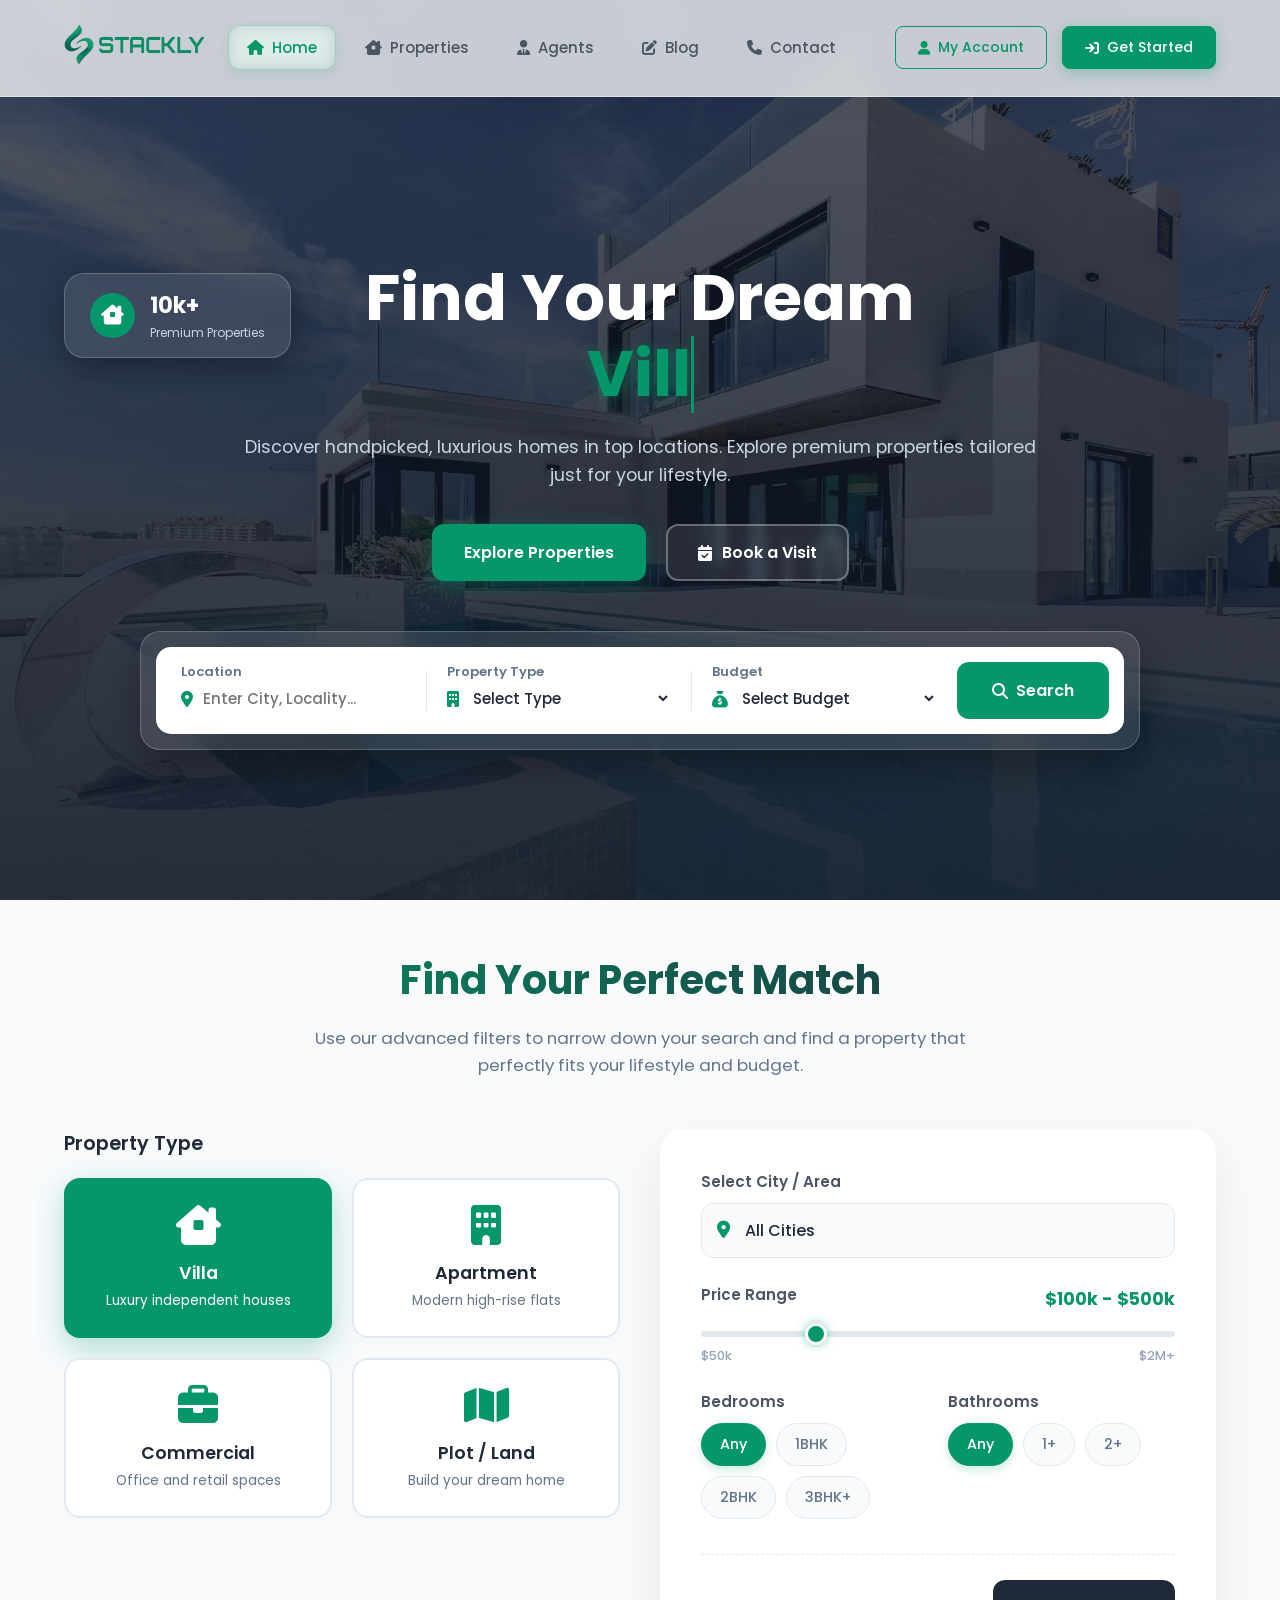
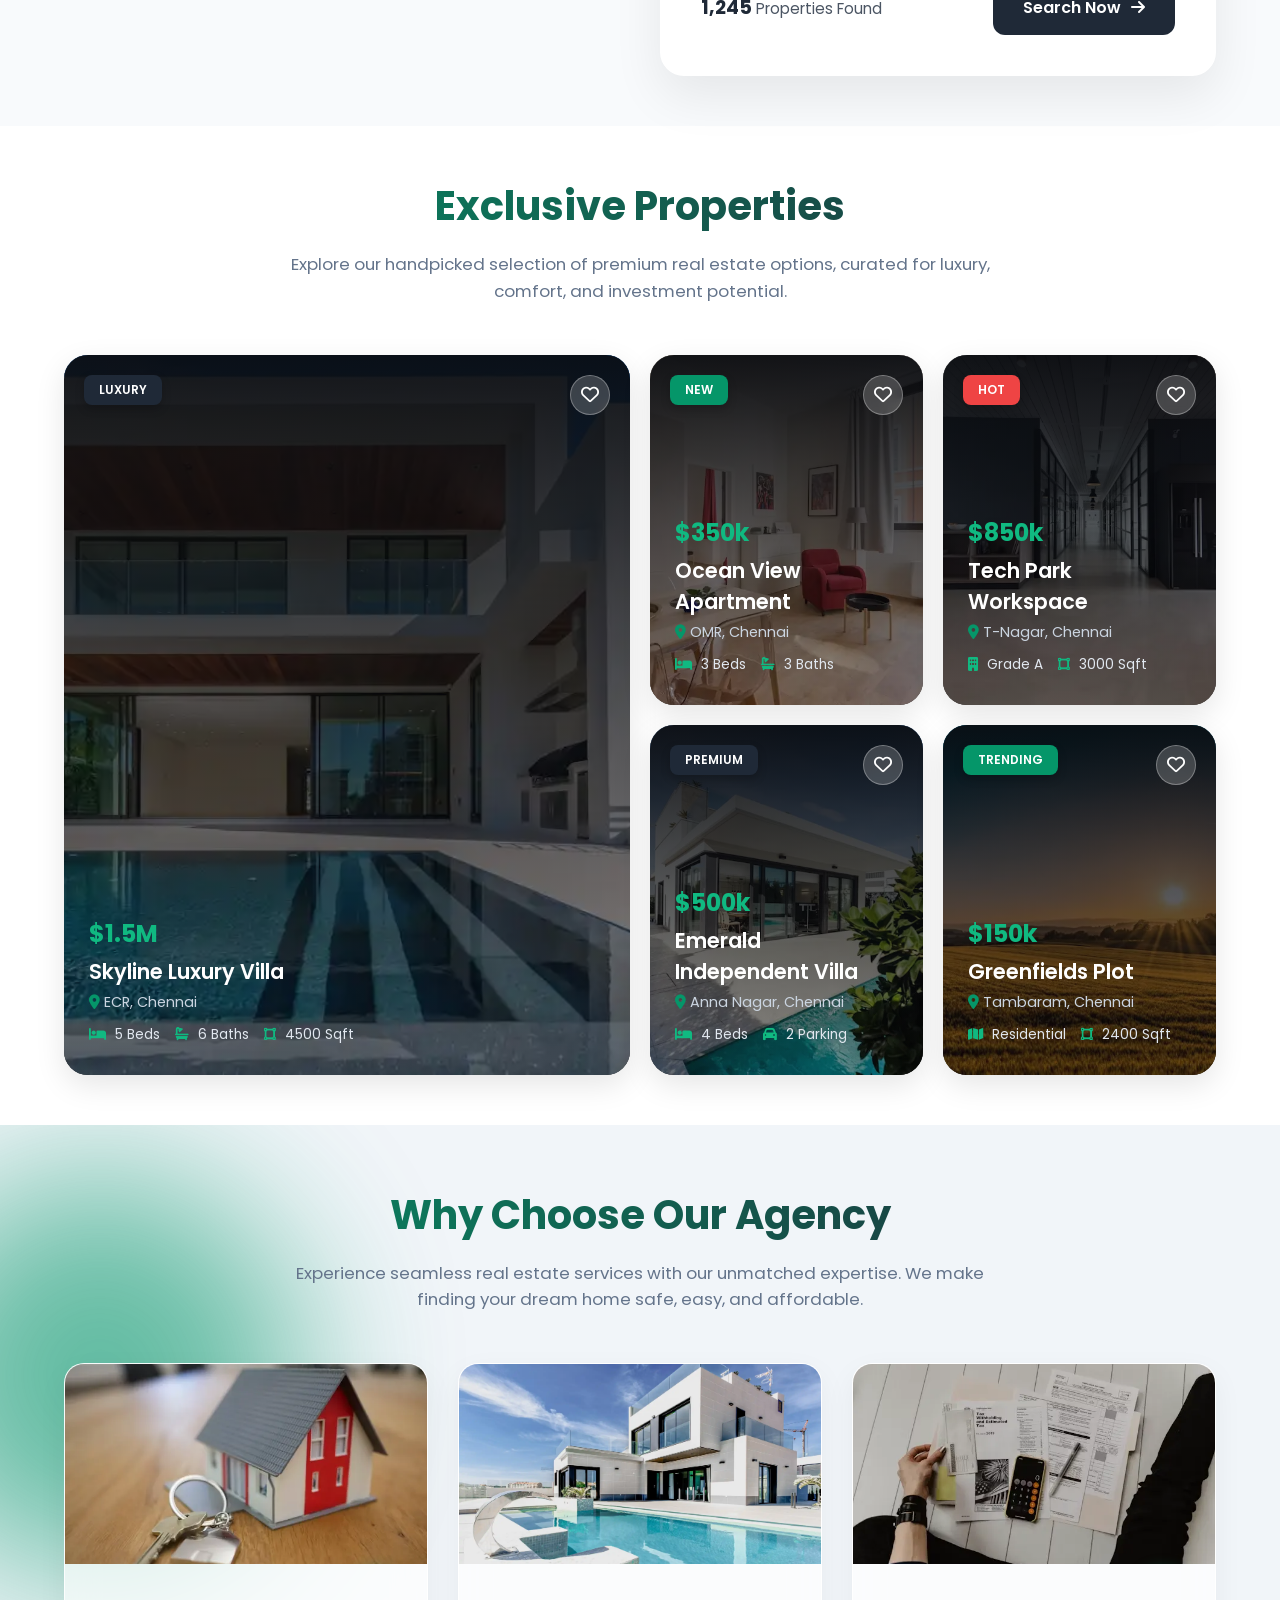
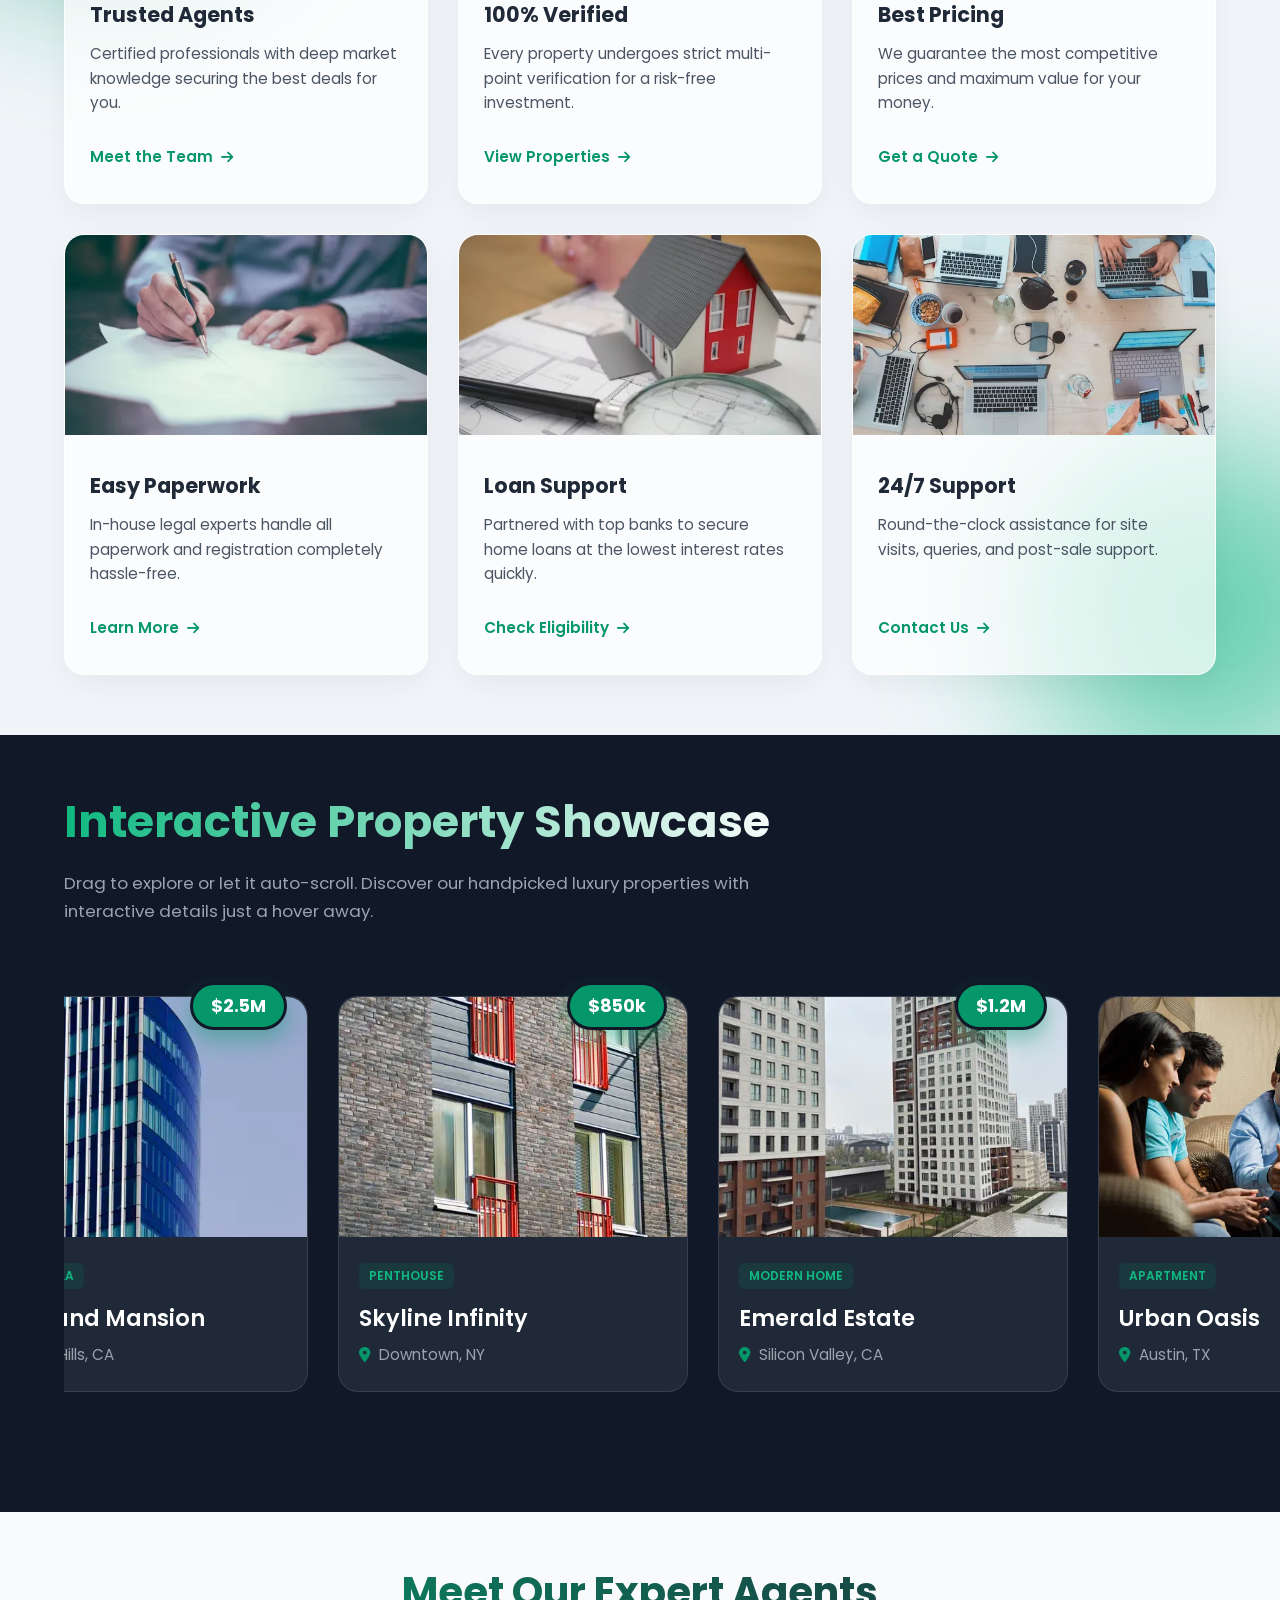
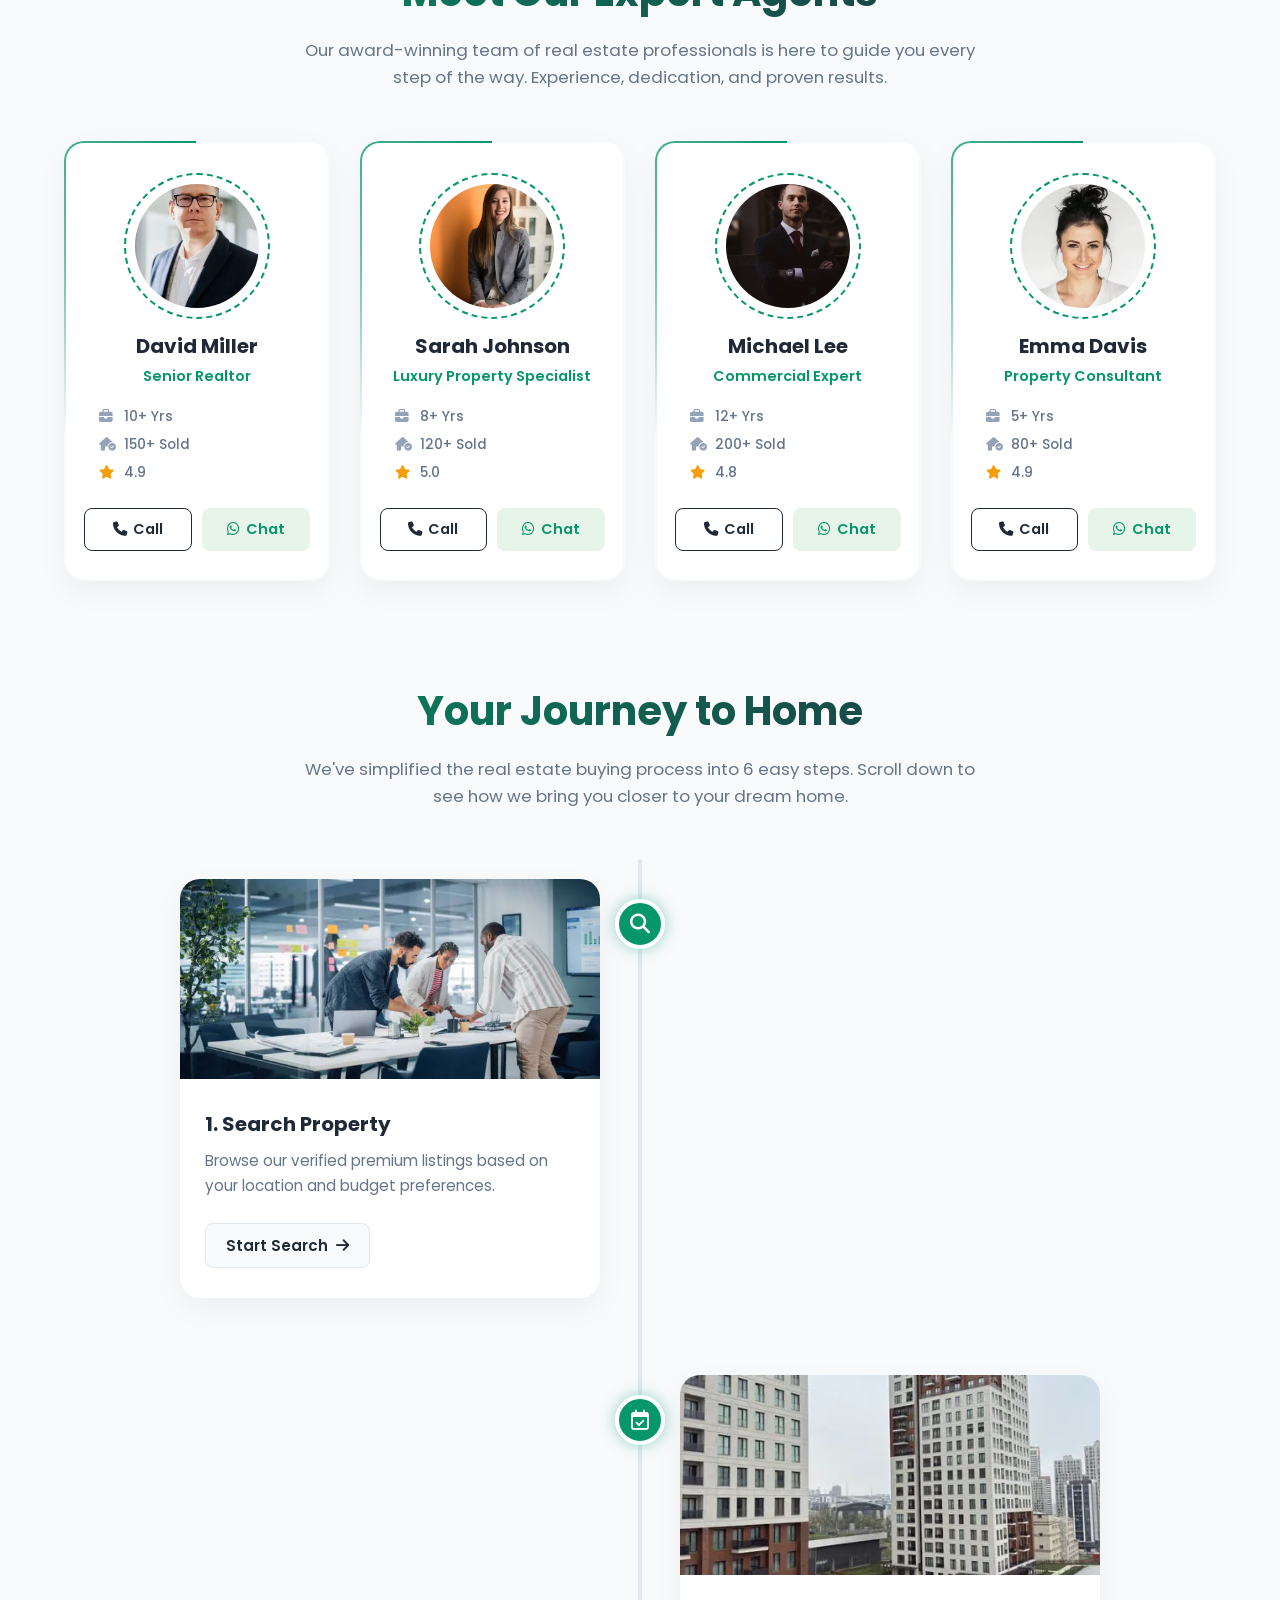
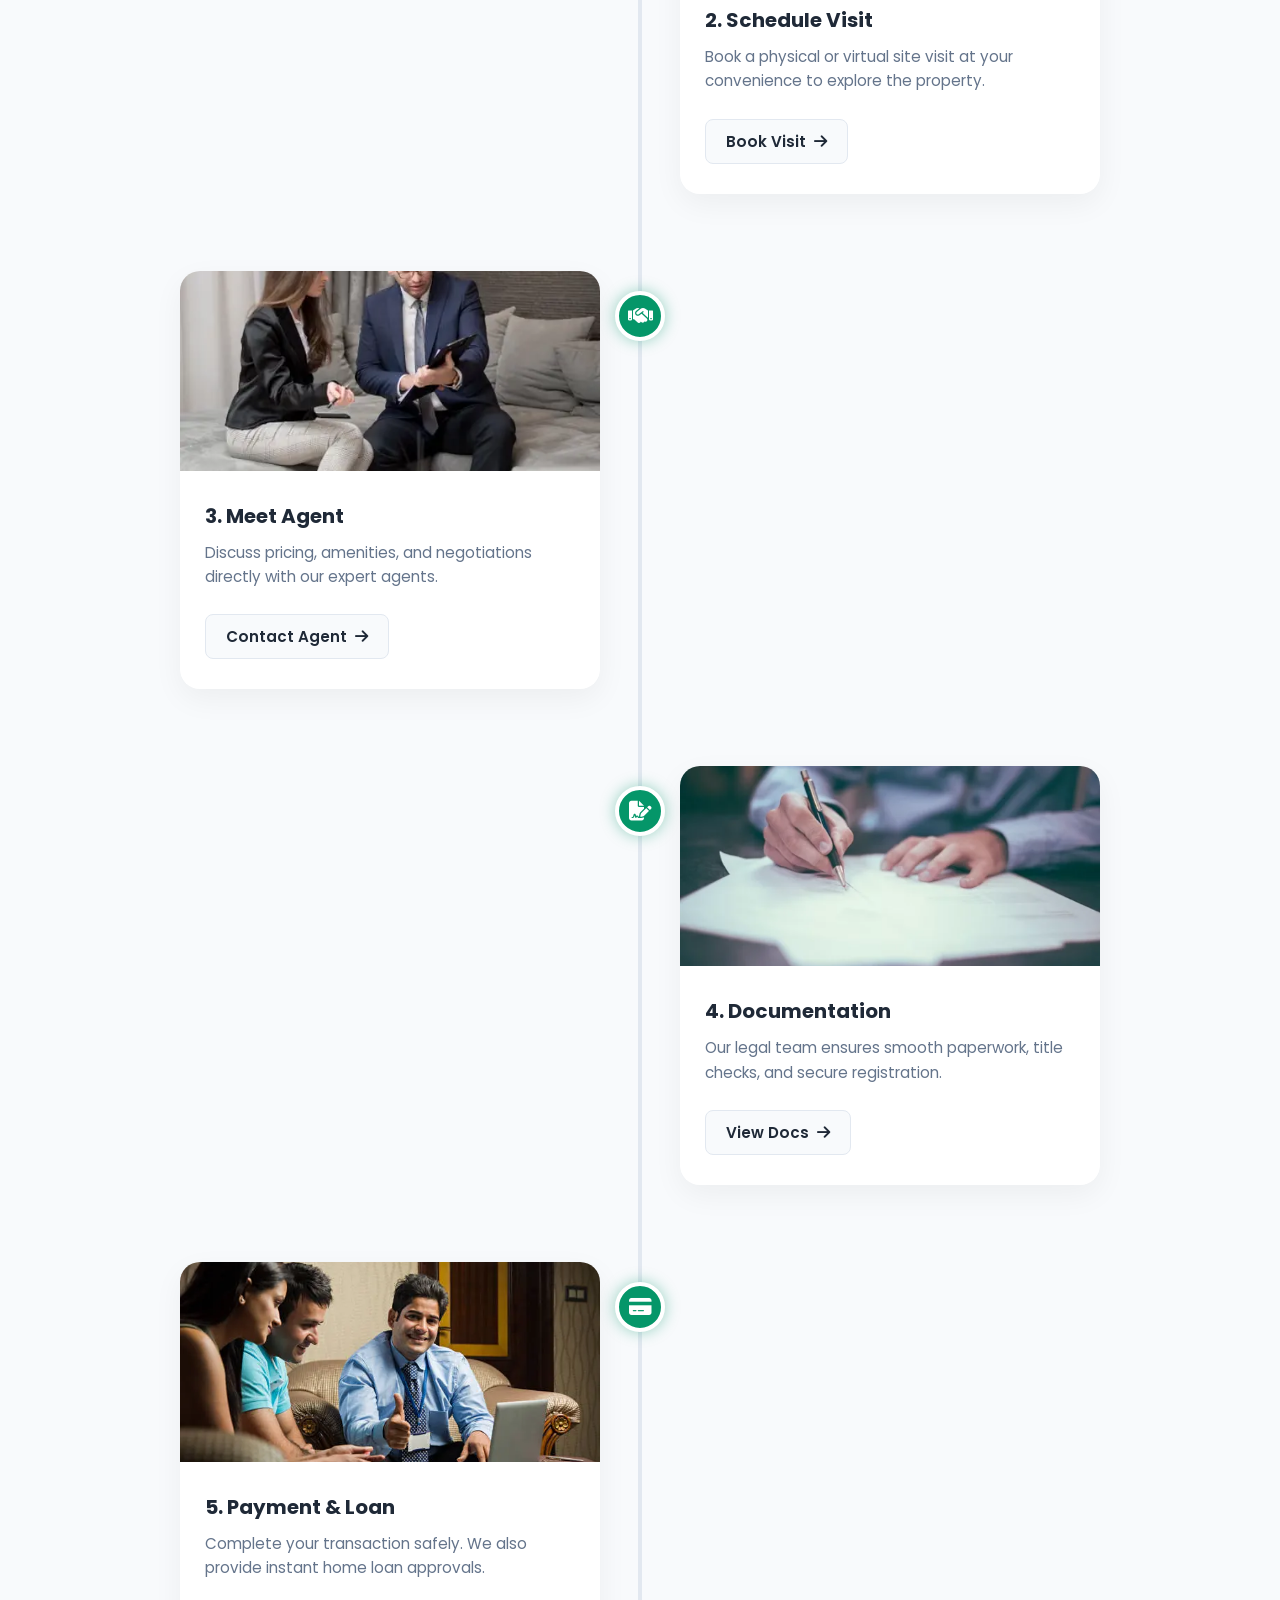
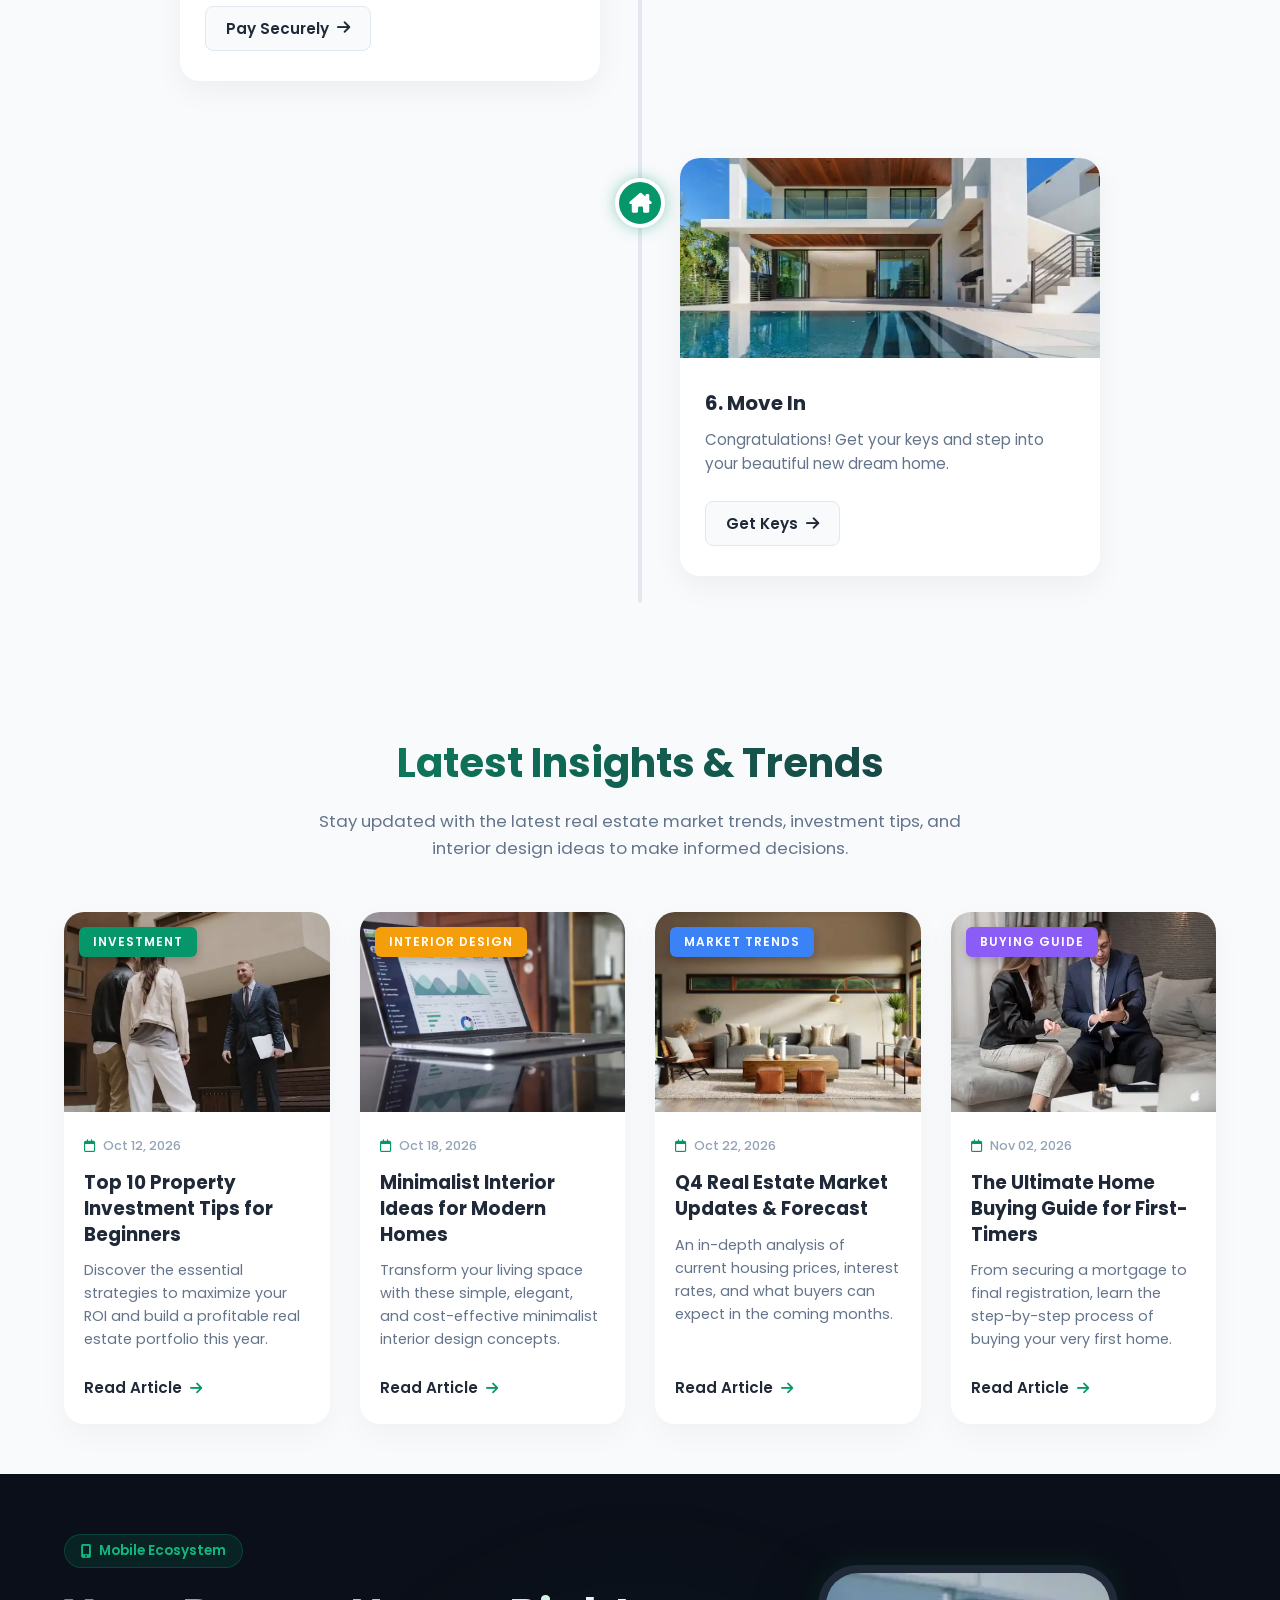
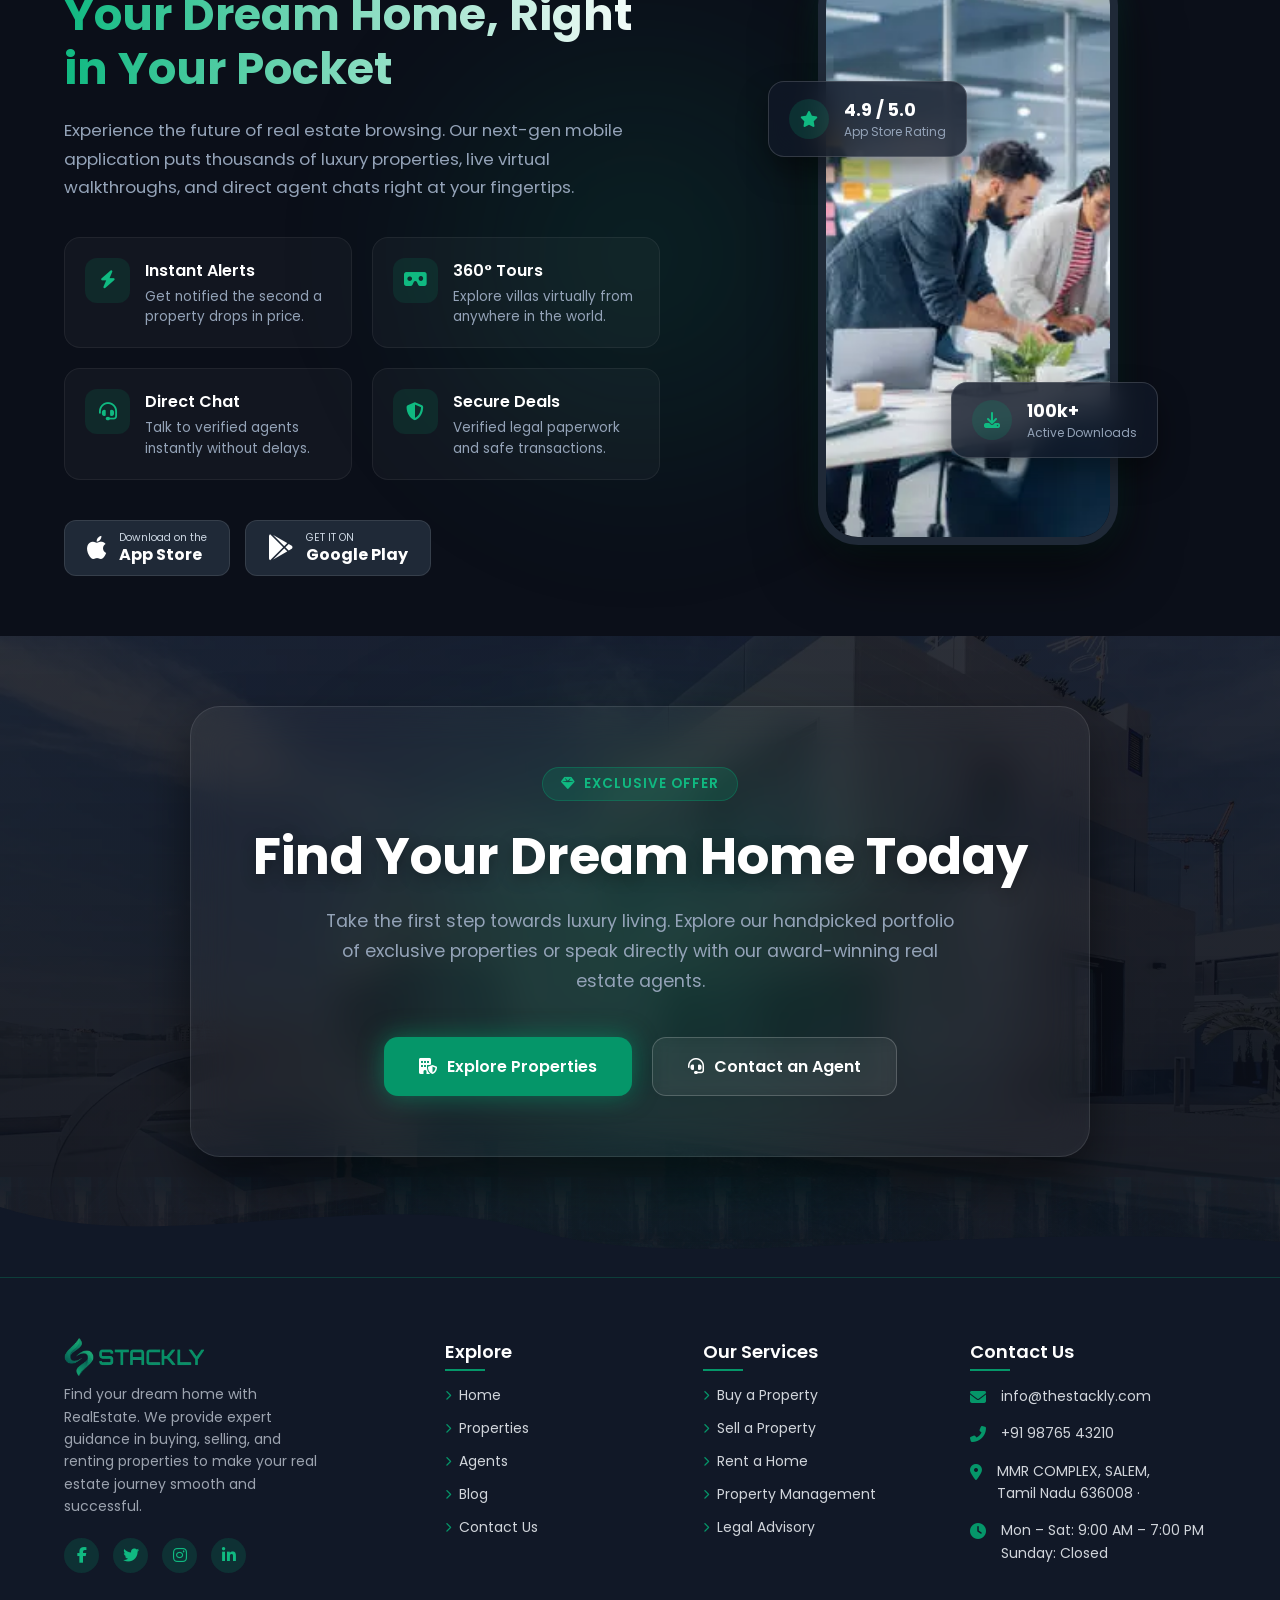
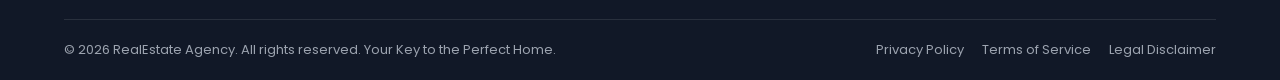
<file: index.html>
<!DOCTYPE html>
<html lang="en">

<head>
    <meta charset="UTF-8">
    <meta name="viewport" content="width=device-width, initial-scale=1.0">
    <title>Real Estate Navbar</title>

    <link rel="stylesheet" href="https://cdnjs.cloudflare.com/ajax/libs/font-awesome/6.4.0/css/all.min.css">
    <link href="https://unpkg.com/aos@2.3.1/dist/aos.css" rel="stylesheet">
    <link rel="stylesheet" href="style.css">
    <link rel="stylesheet" href="common.css">
</head>

<body>

    <!-- Preloader -->
    <div class="preloader-overlay" id="preloader">
        <div class="preloader-content">
            <div class="preloader-icon">
                <i class="fa-solid fa-house-chimney"></i>
            </div>
            <div class="preloader-text">
                FINDING HOMES<span class="dots"></span>
            </div>
            <div class="progress-bar">
                <div class="progress-line"></div>
            </div>
        </div>
    </div>

    <nav class="navbar">

        <div class="logo">
            <a href="index.html"><img src="./asset/darkgreen_logo.webp" loading="lazy" alt="logo"></a>
        </div>


        <div class="nav-wrapper">
            <ul class="nav-menu">
                <li class="nav-item">
                    <a href="index.html" class="nav-link active"><i class="fa-solid fa-house"></i> Home</a>
                </li>
                <li class="nav-item">
                    <a href="properties.html" class="nav-link"><i class="fa-solid fa-house-chimney-window"></i>
                        Properties</a>
                </li>
                <li class="nav-item">
                    <a href="agent.html" class="nav-link"><i class="fa-solid fa-user-tie"></i> Agents</a>
                </li>
                <li class="nav-item">
                    <a href="blog.html" class="nav-link"><i class="fa-solid fa-pen-to-square"></i> Blog</a>
                </li>
                <li class="nav-item">
                    <a href="contact.html" class="nav-link"><i class="fa-solid fa-phone"></i> Contact</a>
                </li>
            </ul>

            <div class="nav-buttons">
                <a href="login.html" class="btn-login"><i class="fa-solid fa-user"></i> My Account</a>
                <a href="register.html" class="btn-signup"><i class="fa-solid fa-arrow-right-to-bracket"></i> Get
                    Started</a>
            </div>
        </div>


        <div class="hamburger">
            <span class="bar"></span>
            <span class="bar"></span>
            <span class="bar"></span>
        </div>
    </nav>

    <section class="hero-section" id="home">

        <div class="hero-overlay"></div>

        <div class="hero-container">


            <div class="floating-stat-card" data-aos="fade-down" data-aos-delay="300">
                <div class="stat-icon"><i class="fa-solid fa-house-chimney-window"></i></div>
                <div class="stat-info">
                    <h4>10k+</h4>
                    <p>Premium Properties</p>
                </div>
            </div>


            <div class="hero-content" data-aos="fade-up" data-aos-delay="100">
                <h1 class="hero-title">Find Your Dream <br> <span class="typing-text"></span><span
                        class="cursor">&nbsp;</span></h1>
                <p class="hero-subtitle">Discover handpicked, luxurious homes in top locations. Explore premium
                    properties tailored just for your lifestyle.</p>

                <div class="hero-cta">
                    <a href="404page.html" class="btn-primary">Explore Properties</a>
                    <a href="404page.html" class="btn-outline"><i class="fa-solid fa-calendar-check"></i> Book a
                        Visit</a>
                </div>
            </div>


            <div class="glass-search-box" data-aos="fade-up" data-aos-delay="300">
                <form class="search-form" id="heroSearchForm" novalidate>


                    <div class="search-group" id="locGroup">
                        <label>Location</label>
                        <div class="input-wrap">
                            <i class="fa-solid fa-location-dot"></i>
                            <input type="text" id="locInput" placeholder="Enter City, Locality..." autocomplete="off">
                        </div>

                        <div class="error-message">Please enter a location.</div>
                    </div>

                    <div class="divider"></div>


                    <div class="search-group" id="typeGroup">
                        <label>Property Type</label>
                        <div class="input-wrap">
                            <i class="fa-solid fa-building"></i>
                            <select id="typeSelect">
                                <option value="" disabled selected>Select Type</option>
                                <option value="villa">Luxury Villa</option>
                                <option value="apartment">Apartment</option>
                                <option value="penthouse">Penthouse</option>
                            </select>
                        </div>

                        <div class="error-message">Please select a property type.</div>
                    </div>

                    <div class="divider"></div>


                    <div class="search-group" id="budgetGroup">
                        <label>Budget</label>
                        <div class="input-wrap">
                            <i class="fa-solid fa-sack-dollar"></i>
                            <select id="budgetSelect">
                                <option value="" disabled selected>Select Budget</option>
                                <option value="low">$50k - $100k</option>
                                <option value="mid">$100k - $500k</option>
                                <option value="high">$500k+</option>
                            </select>
                        </div>

                        <div class="error-message">Please select your budget.</div>
                    </div>


                    <button type="submit" class="search-btn"><i class="fa-solid fa-magnifying-glass"></i>
                        Search</button>

                </form>
            </div>

        </div>

    </section>



    <section class="advanced-search-section" id="advanced-search">
        <div class="search-container">


            <div class="section-header" data-aos="fade-up">
                <h2>Find Your Perfect Match</h2>
                <p>Use our advanced filters to narrow down your search and find a property that perfectly fits your
                    lifestyle and budget.</p>
            </div>

            <div class="search-grid">


                <div class="property-types" data-aos="fade-up" data-aos-delay="100">
                    <h3 class="filter-title">Property Type</h3>
                    <div class="type-cards-grid">

                        <div class="type-card active">
                            <i class="fa-solid fa-house-chimney-window"></i>
                            <h4>Villa</h4>
                            <p>Luxury independent houses</p>
                        </div>

                        <div class="type-card">
                            <i class="fa-solid fa-building"></i>
                            <h4>Apartment</h4>
                            <p>Modern high-rise flats</p>
                        </div>

                        <div class="type-card">
                            <i class="fa-solid fa-briefcase"></i>
                            <h4>Commercial</h4>
                            <p>Office and retail spaces</p>
                        </div>

                        <div class="type-card">
                            <i class="fa-solid fa-map"></i>
                            <h4>Plot / Land</h4>
                            <p>Build your dream home</p>
                        </div>

                    </div>
                </div>


                <div class="floating-filter-panel" data-aos="fade-up" data-aos-delay="200">


                    <div class="filter-group">
                        <label>Select City / Area</label>
                        <div class="custom-select-box">
                            <i class="fa-solid fa-location-dot"></i>
                            <select class="city-select">
                                <option value="all">All Cities</option>
                                <option value="chennai">Chennai, TN</option>
                                <option value="bangalore">Bangalore, KA</option>
                                <option value="hyderabad">Hyderabad, TS</option>
                                <option value="mumbai">Mumbai, MH</option>
                            </select>
                        </div>
                    </div>


                    <div class="filter-group">
                        <div class="range-header">
                            <label>Price Range</label>
                            <span id="price-display">$100k - $500k</span>
                        </div>
                        <input type="range" min="50" max="2000" value="500" class="price-slider" id="priceRange">
                        <div class="range-labels">
                            <span>$50k</span>
                            <span>$2M+</span>
                        </div>
                    </div>


                    <div class="filter-group row-group">
                        <div class="pill-group">
                            <label>Bedrooms</label>
                            <div class="pill-options" id="bedOptions">
                                <input type="radio" name="beds" id="bed-any" value="any" checked>
                                <label for="bed-any">Any</label>

                                <input type="radio" name="beds" id="bed-1" value="1">
                                <label for="bed-1">1BHK</label>

                                <input type="radio" name="beds" id="bed-2" value="2">
                                <label for="bed-2">2BHK</label>

                                <input type="radio" name="beds" id="bed-3" value="3+">
                                <label for="bed-3">3BHK+</label>
                            </div>
                        </div>

                        <div class="pill-group">
                            <label>Bathrooms</label>
                            <div class="pill-options" id="bathOptions">
                                <input type="radio" name="baths" id="bath-any" value="any" checked>
                                <label for="bath-any">Any</label>

                                <input type="radio" name="baths" id="bath-1" value="1">
                                <label for="bath-1">1+</label>

                                <input type="radio" name="baths" id="bath-2" value="2">
                                <label for="bath-2">2+</label>
                            </div>
                        </div>
                    </div>


                    <div class="filter-footer">
                        <div class="live-count">
                            <i class="fa-solid fa-circle-notch fa-spin count-spinner" style="display: none;"></i>
                            <span><strong id="resultCount">1,245</strong> Properties Found</span>
                        </div>
                        <button class="animated-search-btn" onclick="window.location.href='404page.html'">
                            <span>Search Now</span>
                            <i class="fa-solid fa-arrow-right"></i>
                        </button>
                    </div>

                </div>

            </div>
        </div>
    </section>




    <section class="featured-section" id="featured">
        <div class="featured-container">


            <div class="section-header" data-aos="fade-up">
                <h2 class="gradient-heading">Exclusive Properties</h2>
                <p>Explore our handpicked selection of premium real estate options, curated for luxury, comfort, and
                    investment potential.</p>
            </div>


            <div class="bento-grid">


                <div class="bento-item item-large tilt-card" data-aos="fade-up" data-aos-delay="100">
                    <img src="./asset/o5.webp" loading="lazy" alt="Luxury Villa" class="property-img">
                    <div class="card-overlay"></div>

                    <div class="ribbon ribbon-luxury">Luxury</div>
                    <button class="fav-btn" onclick="window.location.href='404page.html'"><i
                            class="fa-regular fa-heart"></i></button>

                    <div class="property-info">
                        <div class="price">$1.5M</div>
                        <h3>Skyline Luxury Villa</h3>
                        <p class="location"><i class="fa-solid fa-location-dot"></i> ECR, Chennai</p>

                        <div class="amenities">
                            <span><i class="fa-solid fa-bed"></i> 5 Beds</span>
                            <span><i class="fa-solid fa-bath"></i> 6 Baths</span>
                            <span><i class="fa-solid fa-vector-square"></i> 4500 Sqft</span>
                        </div>

                        <button class="quick-view-btn" onclick="window.location.href='404page.html'"><i
                                class="fa-solid fa-eye"></i> Quick View</button>
                    </div>
                </div>


                <div class="bento-item tilt-card" data-aos="fade-up" data-aos-delay="200">
                    <img src="./asset/o6.webp" loading="lazy" alt="Premium Apartment" class="property-img">
                    <div class="card-overlay"></div>

                    <div class="ribbon ribbon-new">New</div>
                    <button class="fav-btn" onclick="window.location.href='404page.html'"><i
                            class="fa-regular fa-heart"></i></button>

                    <div class="property-info">
                        <div class="price">$350k</div>
                        <h3>Ocean View Apartment</h3>
                        <p class="location"><i class="fa-solid fa-location-dot"></i> OMR, Chennai</p>

                        <div class="amenities">
                            <span><i class="fa-solid fa-bed"></i> 3 Beds</span>
                            <span><i class="fa-solid fa-bath"></i> 3 Baths</span>
                        </div>

                        <button class="quick-view-btn" onclick="window.location.href='404page.html'"><i
                                class="fa-solid fa-eye"></i> Quick View</button>
                    </div>
                </div>


                <div class="bento-item tilt-card" data-aos="fade-up" data-aos-delay="300">
                    <img src="./asset/o7.webp" loading="lazy" alt="Commercial Space" class="property-img">
                    <div class="card-overlay"></div>

                    <div class="ribbon ribbon-hot">Hot</div>
                    <button class="fav-btn" onclick="window.location.href='404page.html'"><i
                            class="fa-regular fa-heart"></i></button>

                    <div class="property-info">
                        <div class="price">$850k</div>
                        <h3>Tech Park Workspace</h3>
                        <p class="location"><i class="fa-solid fa-location-dot"></i> T-Nagar, Chennai</p>

                        <div class="amenities">
                            <span><i class="fa-solid fa-building"></i> Grade A</span>
                            <span><i class="fa-solid fa-vector-square"></i> 3000 Sqft</span>
                        </div>

                        <button class="quick-view-btn" onclick="window.location.href='404page.html'"><i
                                class="fa-solid fa-eye"></i> Quick View</button>
                    </div>
                </div>


                <div class="bento-item tilt-card" data-aos="fade-up" data-aos-delay="400">
                    <img src="./asset/o4.webp" loading="lazy" alt="Independent House" class="property-img">
                    <div class="card-overlay"></div>

                    <div class="ribbon ribbon-luxury">Premium</div>
                    <button class="fav-btn" onclick="window.location.href='404page.html'"><i
                            class="fa-regular fa-heart"></i></button>

                    <div class="property-info">
                        <div class="price">$500k</div>
                        <h3>Emerald Independent Villa</h3>
                        <p class="location"><i class="fa-solid fa-location-dot"></i> Anna Nagar, Chennai</p>

                        <div class="amenities">
                            <span><i class="fa-solid fa-bed"></i> 4 Beds</span>
                            <span><i class="fa-solid fa-car"></i> 2 Parking</span>
                        </div>

                        <button class="quick-view-btn" onclick="window.location.href='404page.html'"><i
                                class="fa-solid fa-eye"></i> Quick View</button>
                    </div>
                </div>


                <div class="bento-item tilt-card" data-aos="fade-up" data-aos-delay="500">
                    <img src="./asset/o3.webp" loading="lazy" alt="Plots" class="property-img">
                    <div class="card-overlay"></div>

                    <div class="ribbon ribbon-new">Trending</div>
                    <button class="fav-btn" onclick="window.location.href='404page.html'"><i
                            class="fa-regular fa-heart"></i></button>

                    <div class="property-info">
                        <div class="price">$150k</div>
                        <h3>Greenfields Plot</h3>
                        <p class="location"><i class="fa-solid fa-location-dot"></i> Tambaram, Chennai</p>

                        <div class="amenities">
                            <span><i class="fa-solid fa-map"></i> Residential</span>
                            <span><i class="fa-solid fa-vector-square"></i> 2400 Sqft</span>
                        </div>

                        <button class="quick-view-btn" onclick="window.location.href='404page.html'"><i
                                class="fa-solid fa-eye"></i> Quick View</button>
                    </div>
                </div>

            </div>
        </div>
    </section>




    <section class="why-choose-us" id="why-us">

        <div class="blur-circle circle-1"></div>
        <div class="blur-circle circle-2"></div>

        <div class="why-container">


            <div class="section-header" data-aos="fade-up">
                <h2 class="gradient-heading">Why Choose Our Agency</h2>
                <p>Experience seamless real estate services with our unmatched expertise. We make finding your dream
                    home safe, easy, and affordable.</p>
            </div>


            <div class="features-grid">


                <div class="glass-image-card" data-aos="fade-up" data-aos-delay="100">
                    <div class="card-img-wrapper">
                        <img src="./asset/o8.webp" loading="lazy" alt="Trusted Agents">
                        <div class="icon-wrapper">
                            <i class="fa-solid fa-user-tie"></i>
                        </div>
                    </div>
                    <div class="card-content">
                        <h3>Trusted Agents</h3>
                        <p>Certified professionals with deep market knowledge securing the best deals for you.</p>
                        <a href="404page.html" class="card-btn">Meet the Team <i
                                class="fa-solid fa-arrow-right"></i></a>
                    </div>
                </div>


                <div class="glass-image-card" data-aos="fade-up" data-aos-delay="200">
                    <div class="card-img-wrapper">
                        <img src="./asset/o1.webp" loading="lazy" alt="Verified Properties">
                        <div class="icon-wrapper">
                            <i class="fa-solid fa-check-to-slot"></i>
                        </div>
                    </div>
                    <div class="card-content">
                        <h3>100% Verified</h3>
                        <p>Every property undergoes strict multi-point verification for a risk-free investment.</p>
                        <a href="404page.html" class="card-btn">View Properties <i
                                class="fa-solid fa-arrow-right"></i></a>
                    </div>
                </div>


                <div class="glass-image-card" data-aos="fade-up" data-aos-delay="300">
                    <div class="card-img-wrapper">
                        <img src="./asset/o9.webp" loading="lazy" alt="Best Pricing">
                        <div class="icon-wrapper">
                            <i class="fa-solid fa-hand-holding-dollar"></i>
                        </div>
                    </div>
                    <div class="card-content">
                        <h3>Best Pricing</h3>
                        <p>We guarantee the most competitive prices and maximum value for your money.</p>
                        <a href="404page.html" class="card-btn">Get a Quote <i class="fa-solid fa-arrow-right"></i></a>
                    </div>
                </div>


                <div class="glass-image-card" data-aos="fade-up" data-aos-delay="400">
                    <div class="card-img-wrapper">
                        <img src="./asset/o10.webp" loading="lazy" alt="Easy Documentation">
                        <div class="icon-wrapper">
                            <i class="fa-solid fa-file-signature"></i>
                        </div>
                    </div>
                    <div class="card-content">
                        <h3>Easy Paperwork</h3>
                        <p>In-house legal experts handle all paperwork and registration completely hassle-free.</p>
                        <a href="404page.html" class="card-btn">Learn More <i class="fa-solid fa-arrow-right"></i></a>
                    </div>
                </div>


                <div class="glass-image-card" data-aos="fade-up" data-aos-delay="500">
                    <div class="card-img-wrapper">
                        <img src="./asset/o11.webp" loading="lazy" alt="Home Loan">
                        <div class="icon-wrapper">
                            <i class="fa-solid fa-building-columns"></i>
                        </div>
                    </div>
                    <div class="card-content">
                        <h3>Loan Support</h3>
                        <p>Partnered with top banks to secure home loans at the lowest interest rates quickly.</p>
                        <a href="404page.html" class="card-btn">Check Eligibility <i
                                class="fa-solid fa-arrow-right"></i></a>
                    </div>
                </div>


                <div class="glass-image-card" data-aos="fade-up" data-aos-delay="600">
                    <div class="card-img-wrapper">
                        <img src="./asset/o12.webp" loading="lazy" alt="Customer Support">
                        <div class="icon-wrapper">
                            <i class="fa-solid fa-headset"></i>
                        </div>
                    </div>
                    <div class="card-content">
                        <h3>24/7 Support</h3>
                        <p>Round-the-clock assistance for site visits, queries, and post-sale support.</p>
                        <a href="404page.html" class="card-btn">Contact Us <i class="fa-solid fa-arrow-right"></i></a>
                    </div>
                </div>

            </div>
        </div>
    </section>




    <section class="showcase-section" id="showcase">

        <div class="showcase-header" data-aos="fade-up">

            <h2 class="gradient-heading-dark">Interactive Property Showcase</h2>
            <p>Drag to explore or let it auto-scroll. Discover our handpicked luxury properties with interactive details
                just a hover away.</p>
        </div>


        <div class="showcase-track-container" id="draggable-slider" data-aos="fade-up" data-aos-delay="200">
            <div class="showcase-track">


                <div class="showcase-card">
                    <div class="floating-price">$2.5M</div>
                    <div class="card-img-container">
                        <img src="./asset/r1.webp" loading="lazy" alt="Villa">


                        <div class="hover-amenities">
                            <span><i class="fa-solid fa-bed"></i> 5 Beds</span>
                            <span><i class="fa-solid fa-bath"></i> 6 Baths</span>
                            <span><i class="fa-solid fa-vector-square"></i> 5500 Sqft</span>
                            <span><i class="fa-solid fa-car"></i> 3 Cars</span>
                        </div>
                    </div>
                    <div class="card-info">
                        <span class="badge">Luxury Villa</span>
                        <h3>The Grand Mansion</h3>
                        <p><i class="fa-solid fa-location-dot"></i> Beverly Hills, CA</p>
                    </div>
                </div>


                <div class="showcase-card">
                    <div class="floating-price">$850k</div>
                    <div class="card-img-container">
                        <img src="./asset/r2.webp" loading="lazy" alt="Apartment">
                        <div class="hover-amenities">
                            <span><i class="fa-solid fa-bed"></i> 3 Beds</span>
                            <span><i class="fa-solid fa-bath"></i> 3 Baths</span>
                            <span><i class="fa-solid fa-vector-square"></i> 2200 Sqft</span>
                            <span><i class="fa-solid fa-swimming-pool"></i> Pool</span>
                        </div>
                    </div>
                    <div class="card-info">
                        <span class="badge">Penthouse</span>
                        <h3>Skyline Infinity</h3>
                        <p><i class="fa-solid fa-location-dot"></i> Downtown, NY</p>
                    </div>
                </div>


                <div class="showcase-card">
                    <div class="floating-price">$1.2M</div>
                    <div class="card-img-container">
                        <img src="./asset/r3.webp" loading="lazy" alt="House">
                        <div class="hover-amenities">
                            <span><i class="fa-solid fa-bed"></i> 4 Beds</span>
                            <span><i class="fa-solid fa-bath"></i> 4 Baths</span>
                            <span><i class="fa-solid fa-vector-square"></i> 3200 Sqft</span>
                            <span><i class="fa-solid fa-tree"></i> Garden</span>
                        </div>
                    </div>
                    <div class="card-info">
                        <span class="badge">Modern Home</span>
                        <h3>Emerald Estate</h3>
                        <p><i class="fa-solid fa-location-dot"></i> Silicon Valley, CA</p>
                    </div>
                </div>


                <div class="showcase-card">
                    <div class="floating-price">$450k</div>
                    <div class="card-img-container">
                        <img src="./asset/r4.webp" loading="lazy" alt="Apartment">
                        <div class="hover-amenities">
                            <span><i class="fa-solid fa-bed"></i> 2 Beds</span>
                            <span><i class="fa-solid fa-bath"></i> 2 Baths</span>
                            <span><i class="fa-solid fa-vector-square"></i> 1500 Sqft</span>
                            <span><i class="fa-solid fa-dumbbell"></i> Gym</span>
                        </div>
                    </div>
                    <div class="card-info">
                        <span class="badge">Apartment</span>
                        <h3>Urban Oasis</h3>
                        <p><i class="fa-solid fa-location-dot"></i> Austin, TX</p>
                    </div>
                </div>


                <div class="showcase-card">
                    <div class="floating-price">$3.4M</div>
                    <div class="card-img-container">
                        <img src="./asset/r9.webp" loading="lazy" alt="Commercial">
                        <div class="hover-amenities">
                            <span><i class="fa-solid fa-briefcase"></i> Office</span>
                            <span><i class="fa-solid fa-vector-square"></i> 10000 Sqft</span>
                            <span><i class="fa-solid fa-square-parking"></i> 20 Parking</span>
                            <span><i class="fa-solid fa-wifi"></i> Fiber</span>
                        </div>
                    </div>
                    <div class="card-info">
                        <span class="badge">Commercial</span>
                        <h3>Tech Hub Plaza</h3>
                        <p><i class="fa-solid fa-location-dot"></i> Seattle, WA</p>
                    </div>
                </div>


                <div class="showcase-card">
                    <div class="floating-price">$600k</div>
                    <div class="card-img-container">
                        <img src="./asset/o3.webp" loading="lazy" alt="Plot">
                        <div class="hover-amenities">
                            <span><i class="fa-solid fa-map"></i> Land</span>
                            <span><i class="fa-solid fa-vector-square"></i> 5 Acres</span>
                            <span><i class="fa-solid fa-road"></i> Highway Access</span>
                            <span><i class="fa-solid fa-faucet-drip"></i> Water Ready</span>
                        </div>
                    </div>
                    <div class="card-info">
                        <span class="badge">Premium Plot</span>
                        <h3>Greenwood Valley</h3>
                        <p><i class="fa-solid fa-location-dot"></i> Denver, CO</p>
                    </div>
                </div>

            </div>
        </div>
    </section>




    <section class="agents-section" id="agents">
        <div class="agents-container">


            <div class="section-header" data-aos="fade-up">
                <h2 class="gradient-heading">Meet Our Expert Agents</h2>
                <p>Our award-winning team of real estate professionals is here to guide you every step of the way.
                    Experience, dedication, and proven results.</p>
            </div>


            <div class="agents-grid">


                <div class="agent-card" data-aos="fade-up" data-aos-delay="100">
                    <div class="agent-img-wrapper">
                        <img src="./asset/u1.webp" loading="lazy" alt="Agent 1" class="agent-img">


                        <div class="agent-socials">
                            <a href="404page.html"><i class="fab fa-linkedin-in"></i></a>
                            <a href="404page.html"><i class="fab fa-twitter"></i></a>
                            <a href="404page.html"><i class="fab fa-instagram"></i></a>
                        </div>
                    </div>

                    <div class="agent-info">
                        <h3>David Miller</h3>
                        <p class="agent-role">Senior Realtor</p>

                        <div class="agent-stats">
                            <div class="stat"><i class="fa-solid fa-briefcase"></i> 10+ Yrs</div>
                            <div class="stat"><i class="fa-solid fa-house-circle-check"></i> 150+ Sold</div>
                            <div class="stat rating"><i class="fa-solid fa-star"></i> 4.9</div>
                        </div>

                        <div class="agent-contacts">
                            <button class="btn-call" onclick="window.location.href='404page.html'"><i
                                    class="fa-solid fa-phone"></i> Call</button>
                            <button class="btn-whatsapp" onclick="window.location.href='404page.html'"><i
                                    class="fa-brands fa-whatsapp"></i> Chat</button>
                        </div>
                    </div>
                </div>


                <div class="agent-card" data-aos="fade-up" data-aos-delay="200">
                    <div class="agent-img-wrapper">
                        <img src="./asset/u2.webp" loading="lazy" alt="Agent 2" class="agent-img">
                        <div class="agent-socials">
                            <a href="404page.html"><i class="fab fa-linkedin-in"></i></a>
                            <a href="404page.html"><i class="fab fa-twitter"></i></a>
                            <a href="404page.html"><i class="fab fa-instagram"></i></a>
                        </div>
                    </div>
                    <div class="agent-info">
                        <h3>Sarah Johnson</h3>
                        <p class="agent-role">Luxury Property Specialist</p>
                        <div class="agent-stats">
                            <div class="stat"><i class="fa-solid fa-briefcase"></i> 8+ Yrs</div>
                            <div class="stat"><i class="fa-solid fa-house-circle-check"></i> 120+ Sold</div>
                            <div class="stat rating"><i class="fa-solid fa-star"></i> 5.0</div>
                        </div>
                        <div class="agent-contacts">
                            <button class="btn-call" onclick="window.location.href='404page.html'"><i
                                    class="fa-solid fa-phone"></i> Call</button>
                            <button class="btn-whatsapp" onclick="window.location.href='404page.html'"><i
                                    class="fa-brands fa-whatsapp"></i> Chat</button>
                        </div>
                    </div>
                </div>


                <div class="agent-card" data-aos="fade-up" data-aos-delay="300">
                    <div class="agent-img-wrapper">
                        <img src="./asset/u3.webp" loading="lazy" alt="Agent 3" class="agent-img">
                        <div class="agent-socials">
                            <a href="404page.html"><i class="fab fa-linkedin-in"></i></a>
                            <a href="404page.html"><i class="fab fa-twitter"></i></a>
                            <a href="404page.html"><i class="fab fa-instagram"></i></a>
                        </div>
                    </div>
                    <div class="agent-info">
                        <h3>Michael Lee</h3>
                        <p class="agent-role">Commercial Expert</p>
                        <div class="agent-stats">
                            <div class="stat"><i class="fa-solid fa-briefcase"></i> 12+ Yrs</div>
                            <div class="stat"><i class="fa-solid fa-house-circle-check"></i> 200+ Sold</div>
                            <div class="stat rating"><i class="fa-solid fa-star"></i> 4.8</div>
                        </div>
                        <div class="agent-contacts">
                            <button class="btn-call" onclick="window.location.href='404page.html'"><i
                                    class="fa-solid fa-phone"></i> Call</button>
                            <button class="btn-whatsapp" onclick="window.location.href='404page.html'"><i
                                    class="fa-brands fa-whatsapp"></i> Chat</button>
                        </div>
                    </div>
                </div>


                <div class="agent-card" data-aos="fade-up" data-aos-delay="400">
                    <div class="agent-img-wrapper">
                        <img src="./asset/u5.webp" loading="lazy" alt="Agent 4" class="agent-img">
                        <div class="agent-socials">
                            <a href="404page.html"><i class="fab fa-linkedin-in"></i></a>
                            <a href="404page.html"><i class="fab fa-twitter"></i></a>
                            <a href="404page.html"><i class="fab fa-instagram"></i></a>
                        </div>
                    </div>
                    <div class="agent-info">
                        <h3>Emma Davis</h3>
                        <p class="agent-role">Property Consultant</p>
                        <div class="agent-stats">
                            <div class="stat"><i class="fa-solid fa-briefcase"></i> 5+ Yrs</div>
                            <div class="stat"><i class="fa-solid fa-house-circle-check"></i> 80+ Sold</div>
                            <div class="stat rating"><i class="fa-solid fa-star"></i> 4.9</div>
                        </div>
                        <div class="agent-contacts">
                            <button class="btn-call" onclick="window.location.href='404page.html'"><i
                                    class="fa-solid fa-phone"></i> Call</button>
                            <button class="btn-whatsapp" onclick="window.location.href='404page.html'"><i
                                    class="fa-brands fa-whatsapp"></i> Chat</button>
                        </div>
                    </div>
                </div>

            </div>
        </div>
    </section>



    <section class="v-process-section" id="process">
        <div class="v-process-container">


            <div class="section-header" data-aos="fade-up">
                <h2 class="gradient-heading">Your Journey to Home</h2>
                <p>We've simplified the real estate buying process into 6 easy steps. Scroll down to see how we bring
                    you closer to your dream home.</p>
            </div>


            <div class="v-timeline-wrapper" id="vTimelineTrack">


                <div class="v-line"></div>
                <div class="v-progress" id="vProgressLine"></div>


                <div class="v-step left" data-aos="fade-right">
                    <div class="v-icon"><i class="fa-solid fa-magnifying-glass"></i></div>
                    <div class="v-card">
                        <div class="v-card-img">
                            <img src="./asset/r5.webp" loading="lazy" alt="Search Property">
                        </div>
                        <div class="v-card-content">
                            <h3>1. Search Property</h3>
                            <p>Browse our verified premium listings based on your location and budget preferences.</p>
                            <a href="404page.html" class="v-step-btn">Start Search <i
                                    class="fa-solid fa-arrow-right"></i></a>
                        </div>
                    </div>
                </div>


                <div class="v-step right" data-aos="fade-left">
                    <div class="v-icon"><i class="fa-regular fa-calendar-check"></i></div>
                    <div class="v-card">
                        <div class="v-card-img">
                            <img src="./asset/r3.webp" loading="lazy" alt="Schedule Visit">
                        </div>
                        <div class="v-card-content">
                            <h3>2. Schedule Visit</h3>
                            <p>Book a physical or virtual site visit at your convenience to explore the property.</p>
                            <a href="404page.html" class="v-step-btn">Book Visit <i
                                    class="fa-solid fa-arrow-right"></i></a>
                        </div>
                    </div>
                </div>


                <div class="v-step left" data-aos="fade-right">
                    <div class="v-icon"><i class="fa-solid fa-handshake"></i></div>
                    <div class="v-card">
                        <div class="v-card-img">
                            <img src="./asset/r8.webp" loading="lazy" alt="Meet Agent">
                        </div>
                        <div class="v-card-content">
                            <h3>3. Meet Agent</h3>
                            <p>Discuss pricing, amenities, and negotiations directly with our expert agents.</p>
                            <a href="404page.html" class="v-step-btn">Contact Agent <i
                                    class="fa-solid fa-arrow-right"></i></a>
                        </div>
                    </div>
                </div>


                <div class="v-step right" data-aos="fade-left">
                    <div class="v-icon"><i class="fa-solid fa-file-signature"></i></div>
                    <div class="v-card">
                        <div class="v-card-img">
                            <img src="./asset/o10.webp" loading="lazy" alt="Documentation">
                        </div>
                        <div class="v-card-content">
                            <h3>4. Documentation</h3>
                            <p>Our legal team ensures smooth paperwork, title checks, and secure registration.</p>
                            <a href="404page.html" class="v-step-btn">View Docs <i
                                    class="fa-solid fa-arrow-right"></i></a>
                        </div>
                    </div>
                </div>


                <div class="v-step left" data-aos="fade-right">
                    <div class="v-icon"><i class="fa-solid fa-credit-card"></i></div>
                    <div class="v-card">
                        <div class="v-card-img">
                            <img src="./asset/r4.webp" loading="lazy" alt="Payment">
                        </div>
                        <div class="v-card-content">
                            <h3>5. Payment & Loan</h3>
                            <p>Complete your transaction safely. We also provide instant home loan approvals.</p>
                            <a href="404page.html" class="v-step-btn">Pay Securely <i
                                    class="fa-solid fa-arrow-right"></i></a>
                        </div>
                    </div>
                </div>


                <div class="v-step right" data-aos="fade-left">
                    <div class="v-icon"><i class="fa-solid fa-house-chimney"></i></div>
                    <div class="v-card">
                        <div class="v-card-img">
                            <img src="./asset/o5.webp" loading="lazy" alt="Move In">
                        </div>
                        <div class="v-card-content">
                            <h3>6. Move In</h3>
                            <p>Congratulations! Get your keys and step into your beautiful new dream home.</p>
                            <a href="404page.html" class="v-step-btn">Get Keys <i
                                    class="fa-solid fa-arrow-right"></i></a>
                        </div>
                    </div>
                </div>

            </div>
        </div>
    </section>



    <section class="blog-section" id="blog">
        <div class="blog-container">


            <div class="section-header" data-aos="fade-up">
                <h2 class="gradient-heading">Latest Insights & Trends</h2>
                <p>Stay updated with the latest real estate market trends, investment tips, and interior design ideas to
                    make informed decisions.</p>
            </div>


            <div class="blog-grid">


                <div class="blog-card" data-aos="fade-up" data-aos-delay="100">
                    <div class="blog-img-wrapper">
                        <div class="blog-badge">Investment</div>
                        <img src="./asset/r7.webp" loading="lazy" alt="Property Investment">
                    </div>
                    <div class="blog-content">
                        <div class="blog-meta">
                            <span><i class="fa-regular fa-calendar"></i> Oct 12, 2026</span>

                        </div>
                        <h3>Top 10 Property Investment Tips for Beginners</h3>
                        <p>Discover the essential strategies to maximize your ROI and build a profitable real estate
                            portfolio this year.</p>
                        <a href="404page.html" class="read-more-btn">Read Article <i
                                class="fa-solid fa-arrow-right"></i></a>
                    </div>
                </div>


                <div class="blog-card" data-aos="fade-up" data-aos-delay="200">
                    <div class="blog-img-wrapper">
                        <div class="blog-badge badge-design">Interior Design</div>
                        <img src="./asset/u6.webp" loading="lazy" alt="Interior Ideas">
                    </div>
                    <div class="blog-content">
                        <div class="blog-meta">
                            <span><i class="fa-regular fa-calendar"></i> Oct 18, 2026</span>

                        </div>
                        <h3>Minimalist Interior Ideas for Modern Homes</h3>
                        <p>Transform your living space with these simple, elegant, and cost-effective minimalist
                            interior design concepts.</p>
                        <a href="404page.html" class="read-more-btn">Read Article <i
                                class="fa-solid fa-arrow-right"></i></a>
                    </div>
                </div>


                <div class="blog-card" data-aos="fade-up" data-aos-delay="300">
                    <div class="blog-img-wrapper">
                        <div class="blog-badge badge-market">Market Trends</div>
                        <img src="./asset/u7.webp" loading="lazy" alt="Market Updates">
                    </div>
                    <div class="blog-content">
                        <div class="blog-meta">
                            <span><i class="fa-regular fa-calendar"></i> Oct 22, 2026</span>

                        </div>
                        <h3>Q4 Real Estate Market Updates & Forecast</h3>
                        <p>An in-depth analysis of current housing prices, interest rates, and what buyers can expect in
                            the coming months.</p>
                        <a href="404page.html" class="read-more-btn">Read Article <i
                                class="fa-solid fa-arrow-right"></i></a>
                    </div>
                </div>


                <div class="blog-card" data-aos="fade-up" data-aos-delay="400">
                    <div class="blog-img-wrapper">
                        <div class="blog-badge badge-guide">Buying Guide</div>
                        <img src="./asset/r8.webp" loading="lazy" alt="Buying Guide">
                    </div>
                    <div class="blog-content">
                        <div class="blog-meta">
                            <span><i class="fa-regular fa-calendar"></i> Nov 02, 2026</span>

                        </div>
                        <h3>The Ultimate Home Buying Guide for First-Timers</h3>
                        <p>From securing a mortgage to final registration, learn the step-by-step process of buying your
                            very first home.</p>
                        <a href="404page.html" class="read-more-btn">Read Article <i
                                class="fa-solid fa-arrow-right"></i></a>
                    </div>
                </div>

            </div>
        </div>
    </section>



    <section class="ecosystem-section" id="download-app">


        <div class="eco-glow"></div>

        <div class="eco-container">


            <div class="eco-left" data-aos="fade-right" data-aos-duration="1000">
                <div class="badge-tag"><i class="fa-solid fa-mobile-screen-button"></i> Mobile Ecosystem</div>
                <h2 class="gradient-heading-dark">Your Dream Home, Right in Your Pocket</h2>
                <p class="eco-desc">Experience the future of real estate browsing. Our next-gen mobile application puts
                    thousands of luxury properties, live virtual walkthroughs, and direct agent chats right at your
                    fingertips.</p>


                <div class="eco-features-grid">

                    <div class="eco-feature-box">
                        <div class="ef-icon"><i class="fa-solid fa-bolt"></i></div>
                        <div class="ef-text">
                            <h4>Instant Alerts</h4>
                            <p>Get notified the second a property drops in price.</p>
                        </div>
                    </div>

                    <div class="eco-feature-box">
                        <div class="ef-icon"><i class="fa-solid fa-vr-cardboard"></i></div>
                        <div class="ef-text">
                            <h4>360° Tours</h4>
                            <p>Explore villas virtually from anywhere in the world.</p>
                        </div>
                    </div>

                    <div class="eco-feature-box">
                        <div class="ef-icon"><i class="fa-solid fa-headset"></i></div>
                        <div class="ef-text">
                            <h4>Direct Chat</h4>
                            <p>Talk to verified agents instantly without delays.</p>
                        </div>
                    </div>

                    <div class="eco-feature-box">
                        <div class="ef-icon"><i class="fa-solid fa-shield-halved"></i></div>
                        <div class="ef-text">
                            <h4>Secure Deals</h4>
                            <p>Verified legal paperwork and safe transactions.</p>
                        </div>
                    </div>

                </div>


                <div class="eco-store-btns">
                    <a href="404page.html" class="store-btn">
                        <i class="fa-brands fa-apple"></i>
                        <div class="btn-text">
                            <small>Download on the</small>
                            <strong>App Store</strong>
                        </div>
                    </a>
                    <a href="404page.html" class="store-btn">
                        <i class="fa-brands fa-google-play"></i>
                        <div class="btn-text">
                            <small>GET IT ON</small>
                            <strong>Google Play</strong>
                        </div>
                    </a>
                </div>

            </div>


            <div class="eco-right" data-aos="fade-left" data-aos-duration="1000">
                <div class="mockup-cluster">


                    <div class="main-phone-frame">
                        <img src="./asset/r5.webp" loading="lazy" alt="App UI">
                    </div>


                    <div class="floating-glass-box box-1">
                        <div class="fgb-icon"><i class="fa-solid fa-star"></i></div>
                        <div class="fgb-text">
                            <strong>4.9 / 5.0</strong>
                            <span>App Store Rating</span>
                        </div>
                    </div>


                    <div class="floating-glass-box box-2">
                        <div class="fgb-icon"><i class="fa-solid fa-download"></i></div>
                        <div class="fgb-text">
                            <strong>100k+</strong>
                            <span>Active Downloads</span>
                        </div>
                    </div>

                </div>
            </div>

        </div>
    </section>



    <section class="cta-section" id="contact">


        <div class="aurora-bg"></div>
        <div class="building-silhouette"></div>

        <div class="cta-container" data-aos="zoom-in" data-aos-duration="1000">


            <div class="glass-cta-box">

                <div class="cta-badge"><i class="fa-solid fa-gem"></i> Exclusive Offer</div>

                <h2 class="cta-heading">Find Your Dream Home Today</h2>

                <p class="cta-desc">Take the first step towards luxury living. Explore our handpicked portfolio of
                    exclusive properties or speak directly with our award-winning real estate agents.</p>

                <div class="cta-buttons">
                    <a href="404page.html" class="btn-glow-primary">
                        <i class="fa-solid fa-building-shield"></i> Explore Properties
                    </a>
                    <a href="404page.html" class="btn-glass-outline">
                        <i class="fa-solid fa-headset"></i> Contact an Agent
                    </a>
                </div>

            </div>

        </div>


        <div class="wave-divider">
            <svg viewBox="0 0 1200 120" preserveAspectRatio="none">
                <path d="M0,0 C150,90 350,-40 500,40 C650,120 900,20 1200,60 L1200,120 L0,120 Z" fill="#111827"></path>
            </svg>
        </div>
    </section>



    <footer class="footer" id="footer">
        <div class="footer-container">


            <div class="footer-col" data-aos="fade-up" data-aos-delay="0">
                <div class="logo">
                    <a href="index.html"><img src="./asset/darkgreen_logo.webp" loading="lazy" alt="logo"></a>
                </div>
                <p class="footer-desc">
                    Find your dream home with RealEstate. We provide expert guidance in buying, selling, and renting
                    properties to make your real estate journey smooth and successful.
                </p>
                <div class="social-icons">
                    <a href="404page.html"><i class="fab fa-facebook-f"></i></a>
                    <a href="404page.html"><i class="fab fa-twitter"></i></a>
                    <a href="404page.html"><i class="fab fa-instagram"></i></a>
                    <a href="404page.html"><i class="fab fa-linkedin-in"></i></a>
                </div>
            </div>


            <div class="footer-col" data-aos="fade-up" data-aos-delay="100">
                <h4>Explore</h4>
                <ul class="footer-links">
                    <li><a href="index.html"><i class="fas fa-chevron-right"></i> Home</a></li>
                    <li><a href="properties.html"><i class="fas fa-chevron-right"></i> Properties</a></li>
                    <li><a href="agents.html"><i class="fas fa-chevron-right"></i> Agents</a></li>
                    <li><a href="blog.html"><i class="fas fa-chevron-right"></i> Blog</a></li>
                    <li><a href="contact.html"><i class="fas fa-chevron-right"></i> Contact Us</a></li>
                </ul>
            </div>


            <div class="footer-col" data-aos="fade-up" data-aos-delay="200">
                <h4>Our Services</h4>
                <ul class="footer-links">
                    <li><a href="404page.html"><i class="fas fa-chevron-right"></i> Buy a Property</a></li>
                    <li><a href="404page.html"><i class="fas fa-chevron-right"></i> Sell a Property</a></li>
                    <li><a href="404page.html"><i class="fas fa-chevron-right"></i> Rent a Home</a></li>
                    <li><a href="404page.html"><i class="fas fa-chevron-right"></i> Property Management</a></li>
                    <li><a href="404page.html"><i class="fas fa-chevron-right"></i> Legal Advisory</a></li>
                </ul>
            </div>


            <div class="footer-col" data-aos="fade-up" data-aos-delay="300">
                <h4>Contact Us</h4>
                <ul class="footer-contact">
                    <li><i class="fas fa-envelope"></i>info@thestackly.com</li>
                    <li><i class="fas fa-phone-alt"></i> +91 98765 43210</li>
                    <li><i class="fas fa-map-marker-alt"></i> MMR COMPLEX, SALEM,<br> Tamil Nadu 636008 ·</li>
                    <li><i class="fas fa-clock"></i> Mon – Sat: 9:00 AM – 7:00 PM<br>Sunday: Closed</li>
                </ul>
            </div>

        </div>


        <div class="footer-bottom">
            <p>&copy; 2026 RealEstate Agency. All rights reserved. Your Key to the Perfect Home.</p>
            <div class="footer-bottom-links">
                <a href="404page.html">Privacy Policy</a>
                <a href="404page.html">Terms of Service</a>
                <a href="404page.html">Legal Disclaimer</a>
            </div>
        </div>
    </footer>

    <script src="script.js"></script>
    <script src="https://unpkg.com/aos@2.3.1/dist/aos.js"></script>
    <script>
        AOS.init({
            duration: 800,
            once: true
        });
    </script>

    <script>
        document.addEventListener("DOMContentLoaded", () => {

            const textArray = ["Home", "Villa", "Apartment", "Penthouse"];
            const typingElement = document.querySelector(".typing-text");
            let textIndex = 0;
            let charIndex = 0;
            let isDeleting = false;
            let typeSpeed = 150;

            function typeEffect() {
                if (!typingElement) return;
                const currentWord = textArray[textIndex];

                if (isDeleting) {
                    typingElement.textContent = currentWord.substring(0, charIndex - 1);
                    charIndex--;
                    typeSpeed = 100;
                } else {
                    typingElement.textContent = currentWord.substring(0, charIndex + 1);
                    charIndex++;
                    typeSpeed = 150;
                }

                if (!isDeleting && charIndex === currentWord.length) {
                    typeSpeed = 1500;
                    isDeleting = true;
                } else if (isDeleting && charIndex === 0) {
                    isDeleting = false;
                    textIndex = (textIndex + 1) % textArray.length;
                    typeSpeed = 500;
                }

                setTimeout(typeEffect, typeSpeed);
            }

            if (typingElement) {
                setTimeout(typeEffect, 1000);
            }


            const searchForm = document.getElementById("heroSearchForm");
            const locInput = document.getElementById("locInput");
            const typeSelect = document.getElementById("typeSelect");
            const budgetSelect = document.getElementById("budgetSelect");

            const locGroup = document.getElementById("locGroup");
            const typeGroup = document.getElementById("typeGroup");
            const budgetGroup = document.getElementById("budgetGroup");

            if (searchForm) {

                locInput.addEventListener("input", () => locGroup.classList.remove("error"));
                typeSelect.addEventListener("change", () => typeGroup.classList.remove("error"));
                budgetSelect.addEventListener("change", () => budgetGroup.classList.remove("error"));


                searchForm.addEventListener("submit", (e) => {
                    e.preventDefault();
                    let isValid = true;

                    if (locInput.value.trim() === "") {
                        locGroup.classList.add("error");
                        isValid = false;
                    }

                    if (typeSelect.value === "") {
                        typeGroup.classList.add("error");
                        isValid = false;
                    }

                    if (budgetSelect.value === "") {
                        budgetGroup.classList.add("error");
                        isValid = false;
                    }

                    if (isValid) {
                        window.location.href = '404page.html'
                    }
                });
            }
        });



        document.addEventListener("DOMContentLoaded", () => {


            const typeCards = document.querySelectorAll('.type-card');

            typeCards.forEach(card => {
                card.addEventListener('click', () => {

                    typeCards.forEach(c => c.classList.remove('active'));

                    card.classList.add('active');


                    updateLiveCount();
                });
            });


            const priceSlider = document.getElementById('priceRange');
            const priceDisplay = document.getElementById('price-display');

            if (priceSlider) {
                priceSlider.addEventListener('input', (e) => {
                    const val = e.target.value;

                    if (val >= 1000) {
                        let mil = (val / 1000).toFixed(1);
                        priceDisplay.textContent = `$100k - $${mil}M`;
                    } else {
                        priceDisplay.textContent = `$100k - $${val}k`;
                    }
                });


                priceSlider.addEventListener('change', updateLiveCount);
            }


            const inputElements = document.querySelectorAll('.pill-options input, .city-select');
            inputElements.forEach(input => {
                input.addEventListener('change', updateLiveCount);
            });


            const resultCountText = document.getElementById('resultCount');
            const spinner = document.querySelector('.count-spinner');

            function updateLiveCount() {
                if (!resultCountText) return;


                spinner.style.display = 'inline-block';
                resultCountText.style.opacity = '0.3';


                const newCount = Math.floor(Math.random() * (5000 - 100 + 1)) + 100;


                setTimeout(() => {

                    resultCountText.textContent = newCount.toLocaleString();


                    spinner.style.display = 'none';
                    resultCountText.style.opacity = '1';
                }, 600);
            }
        });



        document.addEventListener("DOMContentLoaded", () => {


            const favButtons = document.querySelectorAll('.fav-btn');

            favButtons.forEach(btn => {
                btn.addEventListener('click', (e) => {
                    e.stopPropagation();
                    btn.classList.toggle('active');
                    const icon = btn.querySelector('i');


                    if (btn.classList.contains('active')) {
                        icon.classList.remove('fa-regular');
                        icon.classList.add('fa-solid');
                    } else {
                        icon.classList.remove('fa-solid');
                        icon.classList.add('fa-regular');
                    }
                });
            });


            const quickViewBtns = document.querySelectorAll('.quick-view-btn');
            quickViewBtns.forEach(btn => {
                btn.addEventListener('click', (e) => {
                    e.stopPropagation();

                });
            });


            const tiltCards = document.querySelectorAll('.tilt-card');


            if (window.innerWidth > 992) {
                tiltCards.forEach(card => {
                    card.addEventListener('mousemove', (e) => {
                        const rect = card.getBoundingClientRect();
                        const x = e.clientX - rect.left;
                        const y = e.clientY - rect.top;

                        const centerX = rect.width / 2;
                        const centerY = rect.height / 2;

                        const rotateX = ((y - centerY) / centerY) * -5;
                        const rotateY = ((x - centerX) / centerX) * 5;

                        card.style.transform = `perspective(1000px) rotateX(${rotateX}deg) rotateY(${rotateY}deg) scale3d(1.02, 1.02, 1.02)`;
                        card.style.transition = "transform 0.1s ease";
                    });


                    card.addEventListener('mouseleave', () => {
                        card.style.transform = `perspective(1000px) rotateX(0deg) rotateY(0deg) scale3d(1, 1, 1)`;
                        card.style.transition = "transform 0.5s ease";
                    });
                });
            }
        });

        document.addEventListener("DOMContentLoaded", () => {
            const slider = document.getElementById('draggable-slider');

            if (!slider) return;

            let isDown = false;
            let startX;
            let scrollLeft;
            let isAutoScrolling = true;


            slider.addEventListener('mouseenter', () => {
                isAutoScrolling = false;
            });

            slider.addEventListener('mouseleave', () => {
                isDown = false;
                slider.classList.remove('active');
                isAutoScrolling = true;
            });



            slider.addEventListener('mousedown', (e) => {
                isDown = true;
                slider.classList.add('active');
                startX = e.pageX - slider.offsetLeft;
                scrollLeft = slider.scrollLeft;
            });

            slider.addEventListener('mouseup', () => {
                isDown = false;
                slider.classList.remove('active');


            });

            slider.addEventListener('mousemove', (e) => {
                if (!isDown) return;
                e.preventDefault();
                const x = e.pageX - slider.offsetLeft;
                const walk = (x - startX) * 2;
                slider.scrollLeft = scrollLeft - walk;
            });


            slider.addEventListener('touchstart', () => { isAutoScrolling = false; });
            slider.addEventListener('touchend', () => { isAutoScrolling = true; });
            function autoScroll() {
                if (isAutoScrolling) {
                    slider.scrollLeft += 1;


                    if (slider.scrollLeft >= (slider.scrollWidth - slider.clientWidth - 1)) {
                        slider.scrollLeft = 0;
                    }
                }
                requestAnimationFrame(autoScroll);
            }

            requestAnimationFrame(autoScroll);
        });

        document.addEventListener("DOMContentLoaded", () => {  

            const timelineTrack = document.getElementById('vTimelineTrack');
            const progressLine = document.getElementById('vProgressLine');

            if (timelineTrack && progressLine) {


                window.addEventListener('scroll', () => {

                    const trackRect = timelineTrack.getBoundingClientRect();
                    const trackTop = trackRect.top;
                    const trackHeight = trackRect.height;
                    const windowHeight = window.innerHeight;


                    let progressPercentage = ((windowHeight / 2 - trackTop) / trackHeight) * 100;


                    if (progressPercentage < 0) {
                        progressPercentage = 0;
                    } else if (progressPercentage > 100) {
                        progressPercentage = 100;
                    }


                    progressLine.style.height = progressPercentage + '%';
                });
            }
        });
    </script>
</body>
</html>
</file>
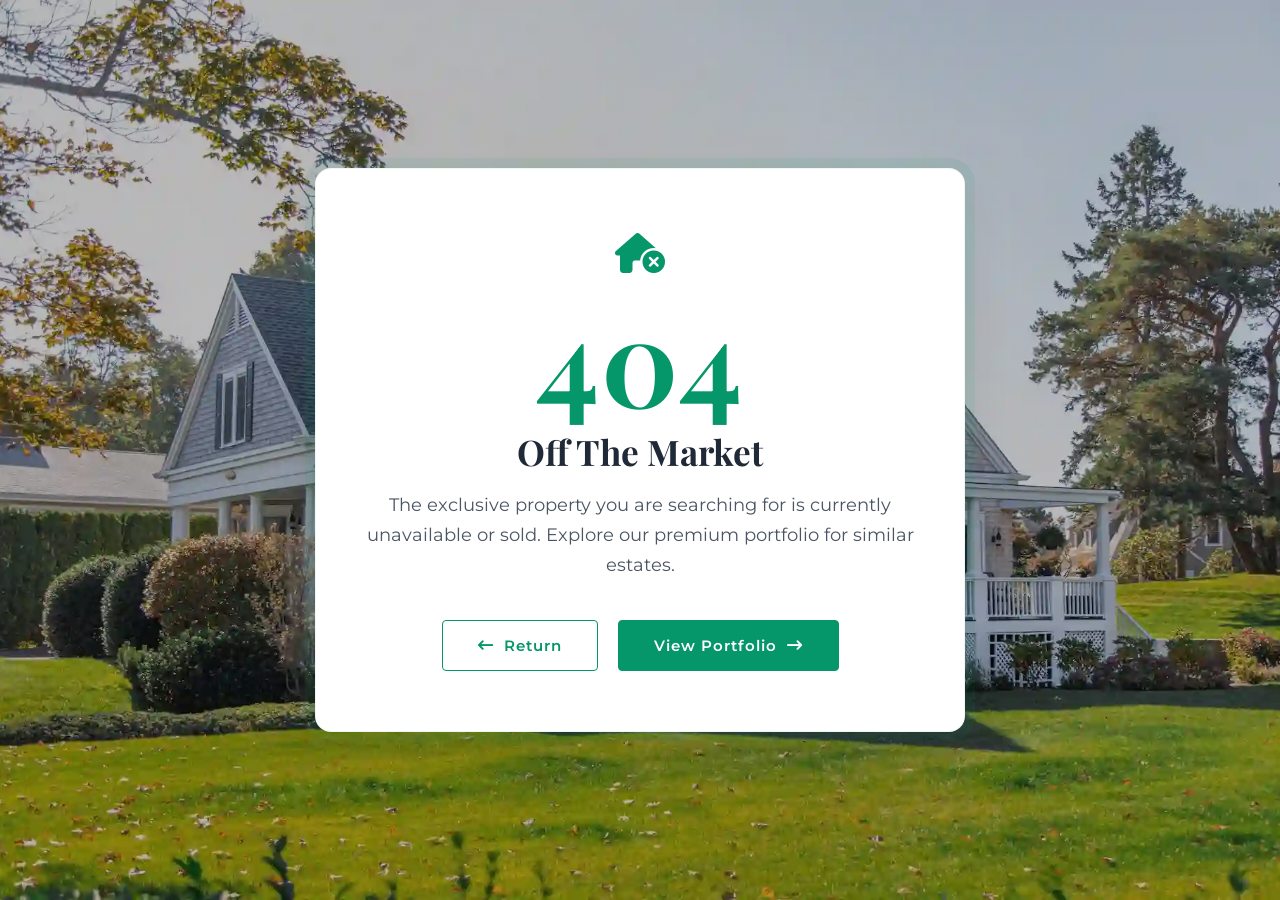
<file: 404page.html>
<!DOCTYPE html>
<html lang="en">

<head>
    <meta charset="UTF-8">
    <meta name="viewport" content="width=device-width, initial-scale=1.0, maximum-scale=1.0, user-scalable=no">
    <title>404 - Off The Market | Luxury Real Estate</title>
    <link rel="icon" type="image/png" href="./asset/logo_Favicon.webp">

    <link
        href="https://fonts.googleapis.com/css2?family=Montserrat:wght@300;400;500;600&family=Playfair+Display:ital,wght@0,600;0,700;1,600&display=swap"
        rel="stylesheet">
    <link rel="stylesheet" href="https://cdnjs.cloudflare.com/ajax/libs/font-awesome/6.4.0/css/all.min.css">

    <style>
        :root {

            --bg-white: #ffffff;
            --emerald-green: #059669;
            --emerald-light: rgba(5, 150, 105, 0.08);
            --text-dark: #1f2937;
            --text-gray: #4b5563;


            --emerald-dark: #047857;
        }

        * {
            margin: 0;
            padding: 0;
            box-sizing: border-box;
        }

        body {
            font-family: 'Montserrat', sans-serif;
            color: var(--text-dark);
            height: 100vh;
            display: flex;
            justify-content: center;
            align-items: center;
            overflow: hidden;
            background-color: var(--bg-white);

            background-image: url('./asset/u25.webp');
            background-size: cover;
            background-position: center;
            position: relative;
        }


        .overlay {
            position: absolute;
            top: 0;
            left: 0;
            width: 100%;
            height: 100%;
            background: linear-gradient(135deg, rgba(15, 15, 15, 0.295) 0%, rgba(27, 27, 27, 0.267) 100%);
            z-index: 1;
        }


        .luxury-card {
            position: relative;
            z-index: 10;
            background: var(--bg-white);
            border: 1px solid var(--emerald-light);
            border-radius: 16px;
            padding: 60px 50px;
            text-align: center;
            max-width: 650px;
            width: 90%;

            box-shadow: 0 25px 50px rgba(31, 41, 55, 0.08), 0 0 0 10px var(--emerald-light);
            animation: fadeIn 1s ease-out forwards;
        }

        @keyframes fadeIn {
            from {
                opacity: 0;
                transform: translateY(20px);
            }

            to {
                opacity: 1;
                transform: translateY(0);
            }
        }

        .icon-wrapper {
            margin-bottom: 20px;
            color: var(--emerald-green);
            font-size: 2.5rem;
            animation: float 3s ease-in-out infinite;
        }

        @keyframes float {

            0%,
            100% {
                transform: translateY(0);
            }

            50% {
                transform: translateY(-10px);
            }
        }

        .error-code {
            font-family: 'Playfair Display', serif;
            font-size: 7.5rem;
            font-weight: 700;
            line-height: 1;
            margin-bottom: 10px;
            color: var(--emerald-green);
            letter-spacing: 2px;
        }

        h2 {
            font-family: 'Playfair Display', serif;
            font-size: 2.2rem;
            margin-bottom: 15px;
            font-weight: 700;
            color: var(--text-dark);
        }

        p {
            color: var(--text-gray);
            font-size: 1.1rem;
            line-height: 1.7;
            margin-bottom: 40px;
            font-weight: 400;
        }

        .btn-group {
            display: flex;
            gap: 20px;
            justify-content: center;
            flex-wrap: wrap;
        }

        .btn {
            padding: 15px 35px;
            font-weight: 600;
            font-size: 0.95rem;
            text-decoration: none;
            transition: all 0.3s ease;
            letter-spacing: 1px;
            display: inline-flex;
            align-items: center;
            justify-content: center;
            gap: 10px;
            border-radius: 4px;
        }


        .btn-primary {
            background-color: var(--emerald-green);
            color: var(--bg-white);
            border: 1px solid var(--emerald-green);
        }

        .btn-primary:hover {
            background-color: var(--emerald-dark);
            border-color: var(--emerald-dark);
            box-shadow: 0 10px 20px var(--emerald-light);
            transform: translateY(-2px);
        }


        .btn-outline {
            background-color: transparent;
            color: var(--emerald-green);
            border: 1px solid var(--emerald-green);
        }

        .btn-outline:hover {
            background: var(--emerald-light);
            transform: translateY(-2px);
        }


        @media (max-width: 768px) {
            .luxury-card {
                padding: 40px 25px;
                box-shadow: 0 15px 30px rgba(31, 41, 55, 0.05), 0 0 0 6px var(--emerald-light);
            }

            .error-code {
                font-size: 5.5rem;
            }

            h2 {
                font-size: 1.6rem;
            }

            p {
                font-size: 0.95rem;
            }

            .btn-group {
                flex-direction: column;
                gap: 15px;
            }

            .btn {
                width: 100%;
            }
        }
    </style>
</head>

<body>


    <div class="overlay"></div>

    <div class="luxury-card">
        <div class="icon-wrapper">

            <i class="fa-solid fa-house-circle-xmark"></i>
        </div>
        <div class="error-code">404</div>
        <h2>Off The Market</h2>
        <p>The exclusive property you are searching for is currently unavailable or sold. Explore our premium portfolio
            for similar estates.</p>

        <div class="btn-group">
            <a href="javascript:history.back()" class="btn btn-outline">
                <i class="fa-solid fa-arrow-left-long"></i> Return
            </a>
            <a href="index.html" class="btn btn-primary">
                View Portfolio <i class="fa-solid fa-arrow-right-long"></i>
            </a>
        </div>
    </div>

</body>

</html>
</file>
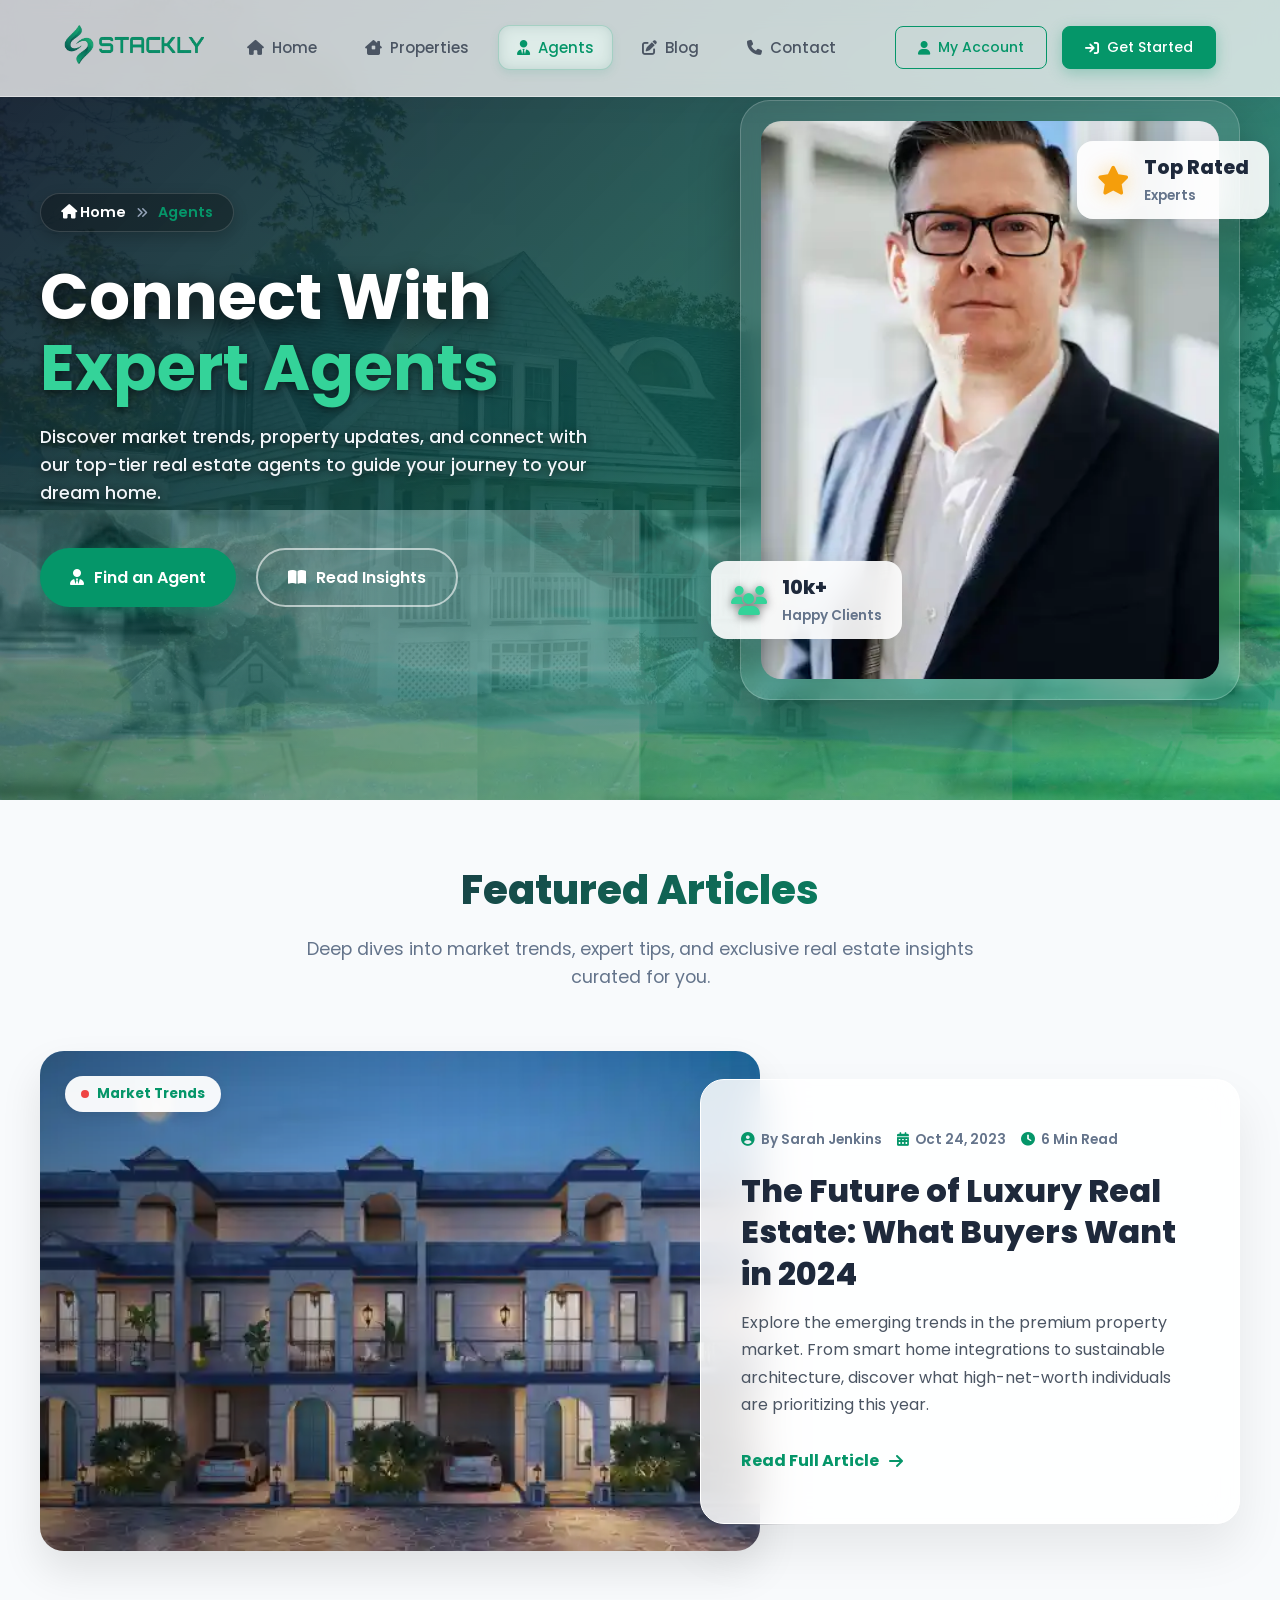
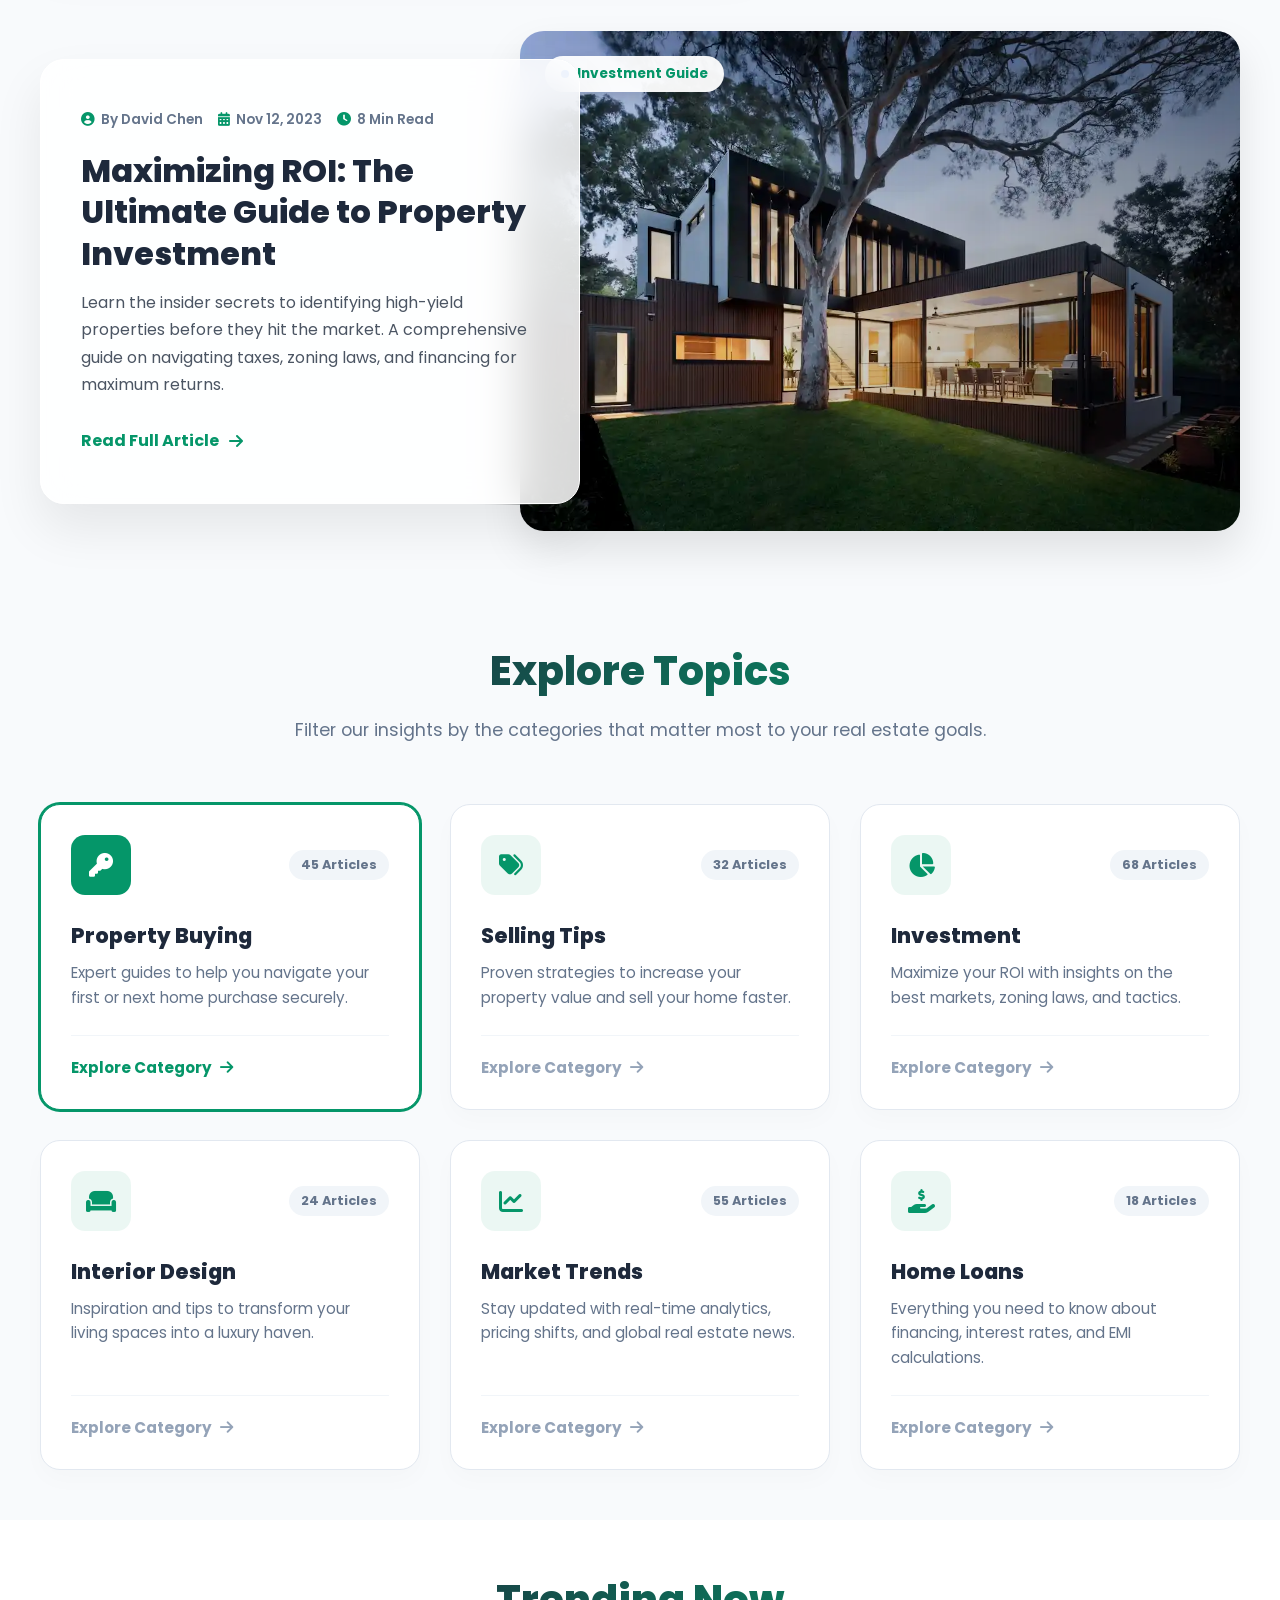
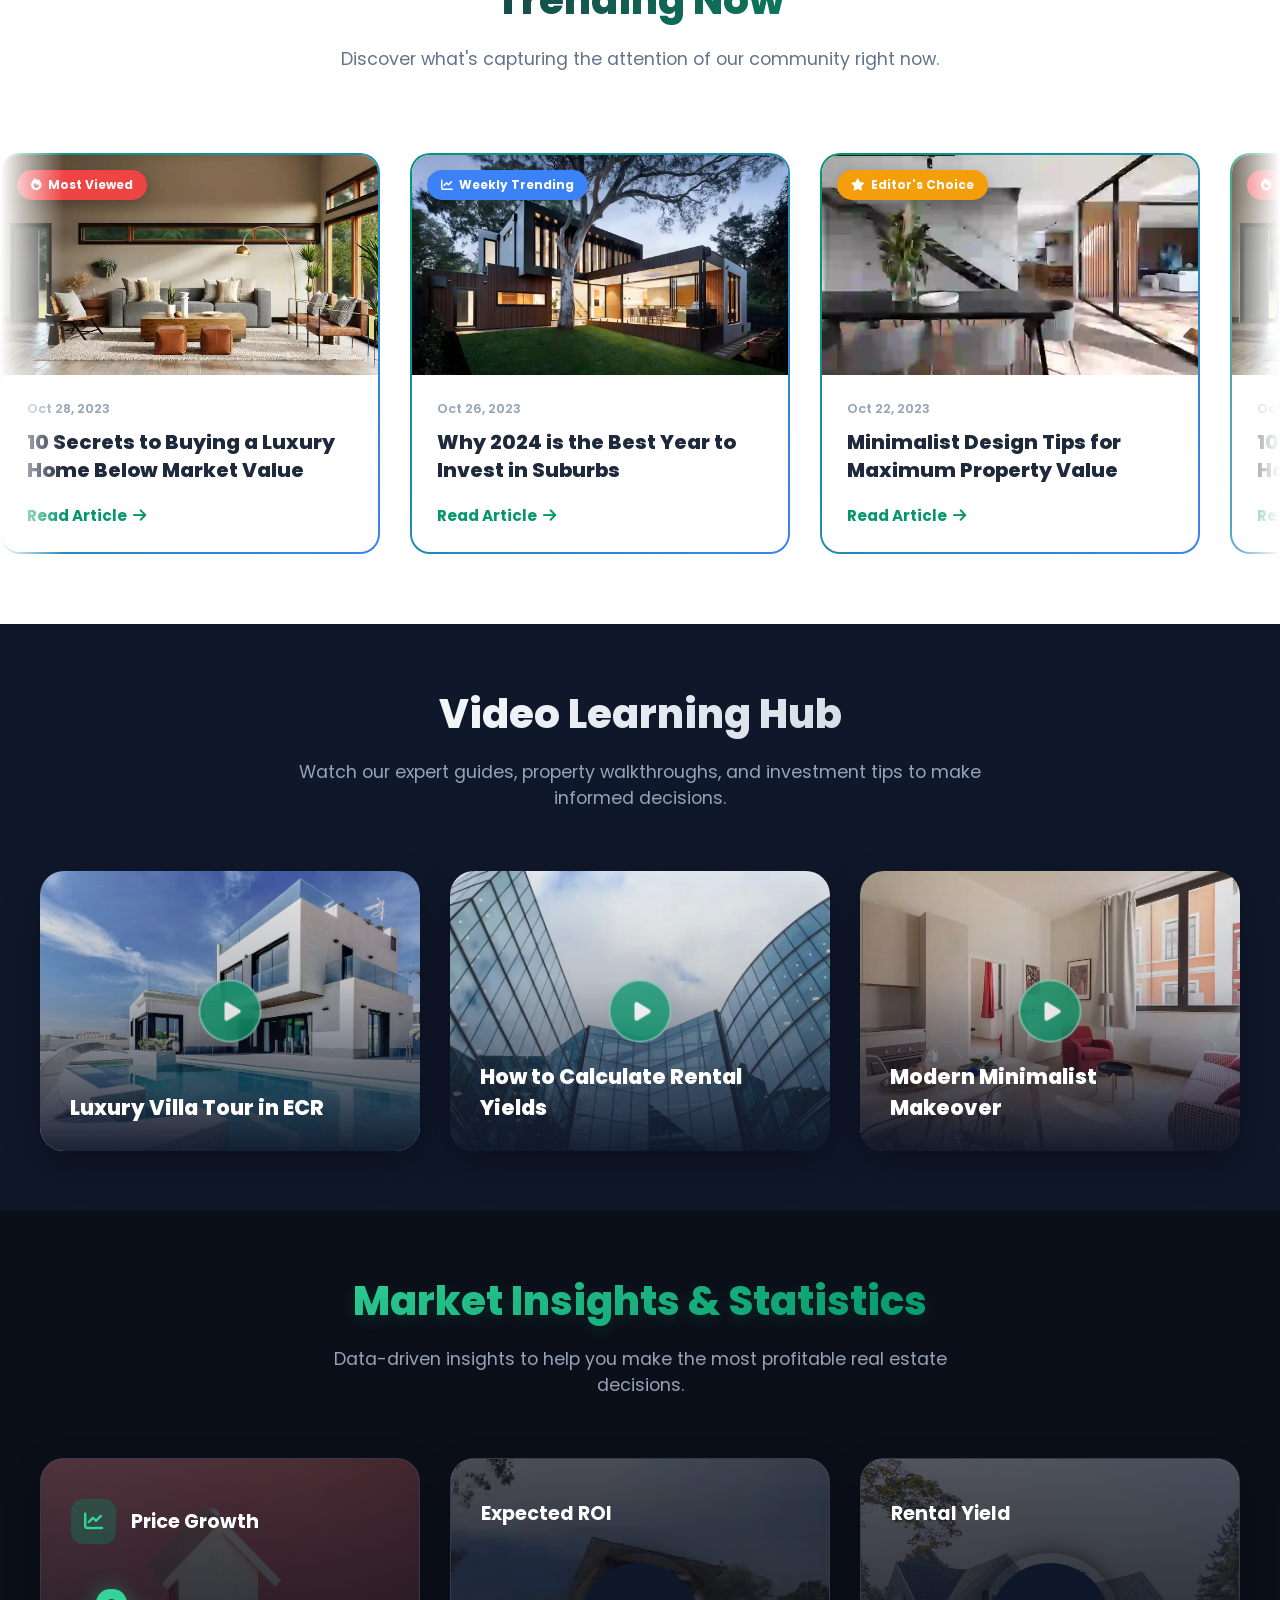
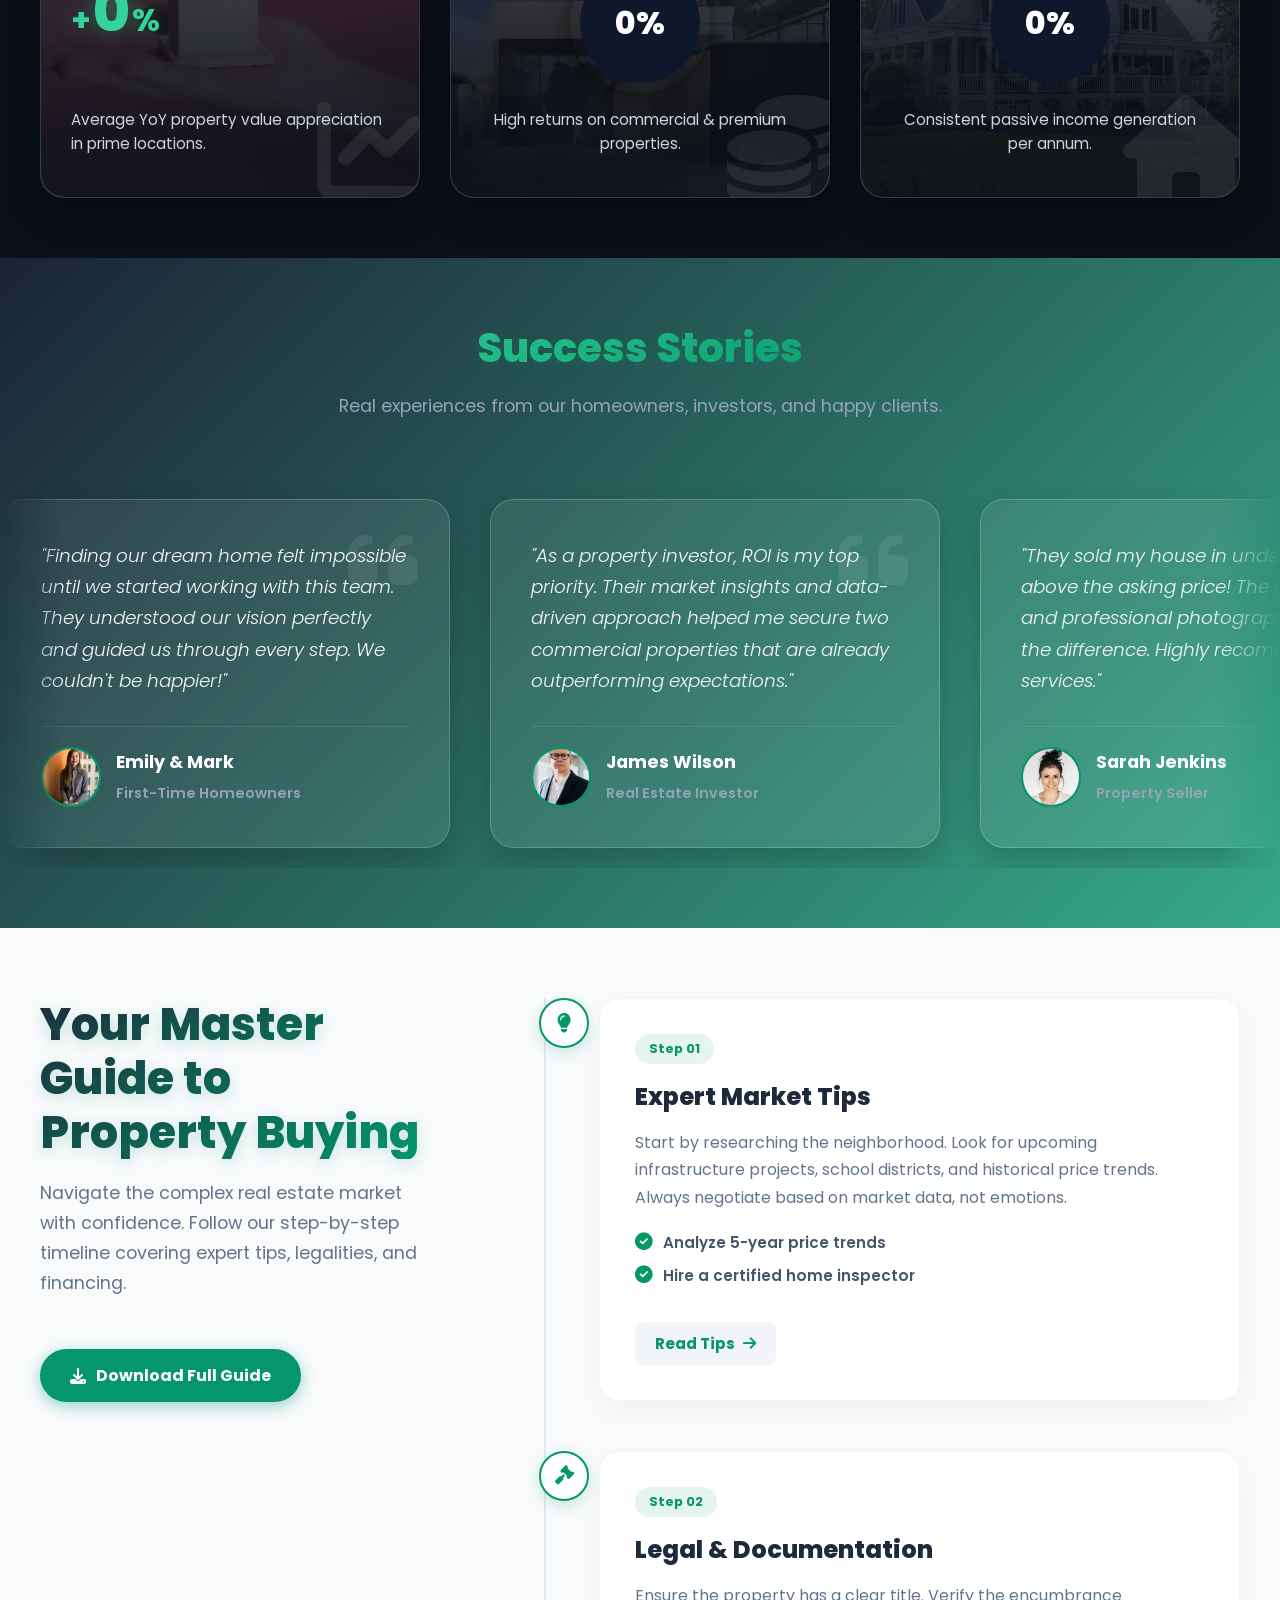
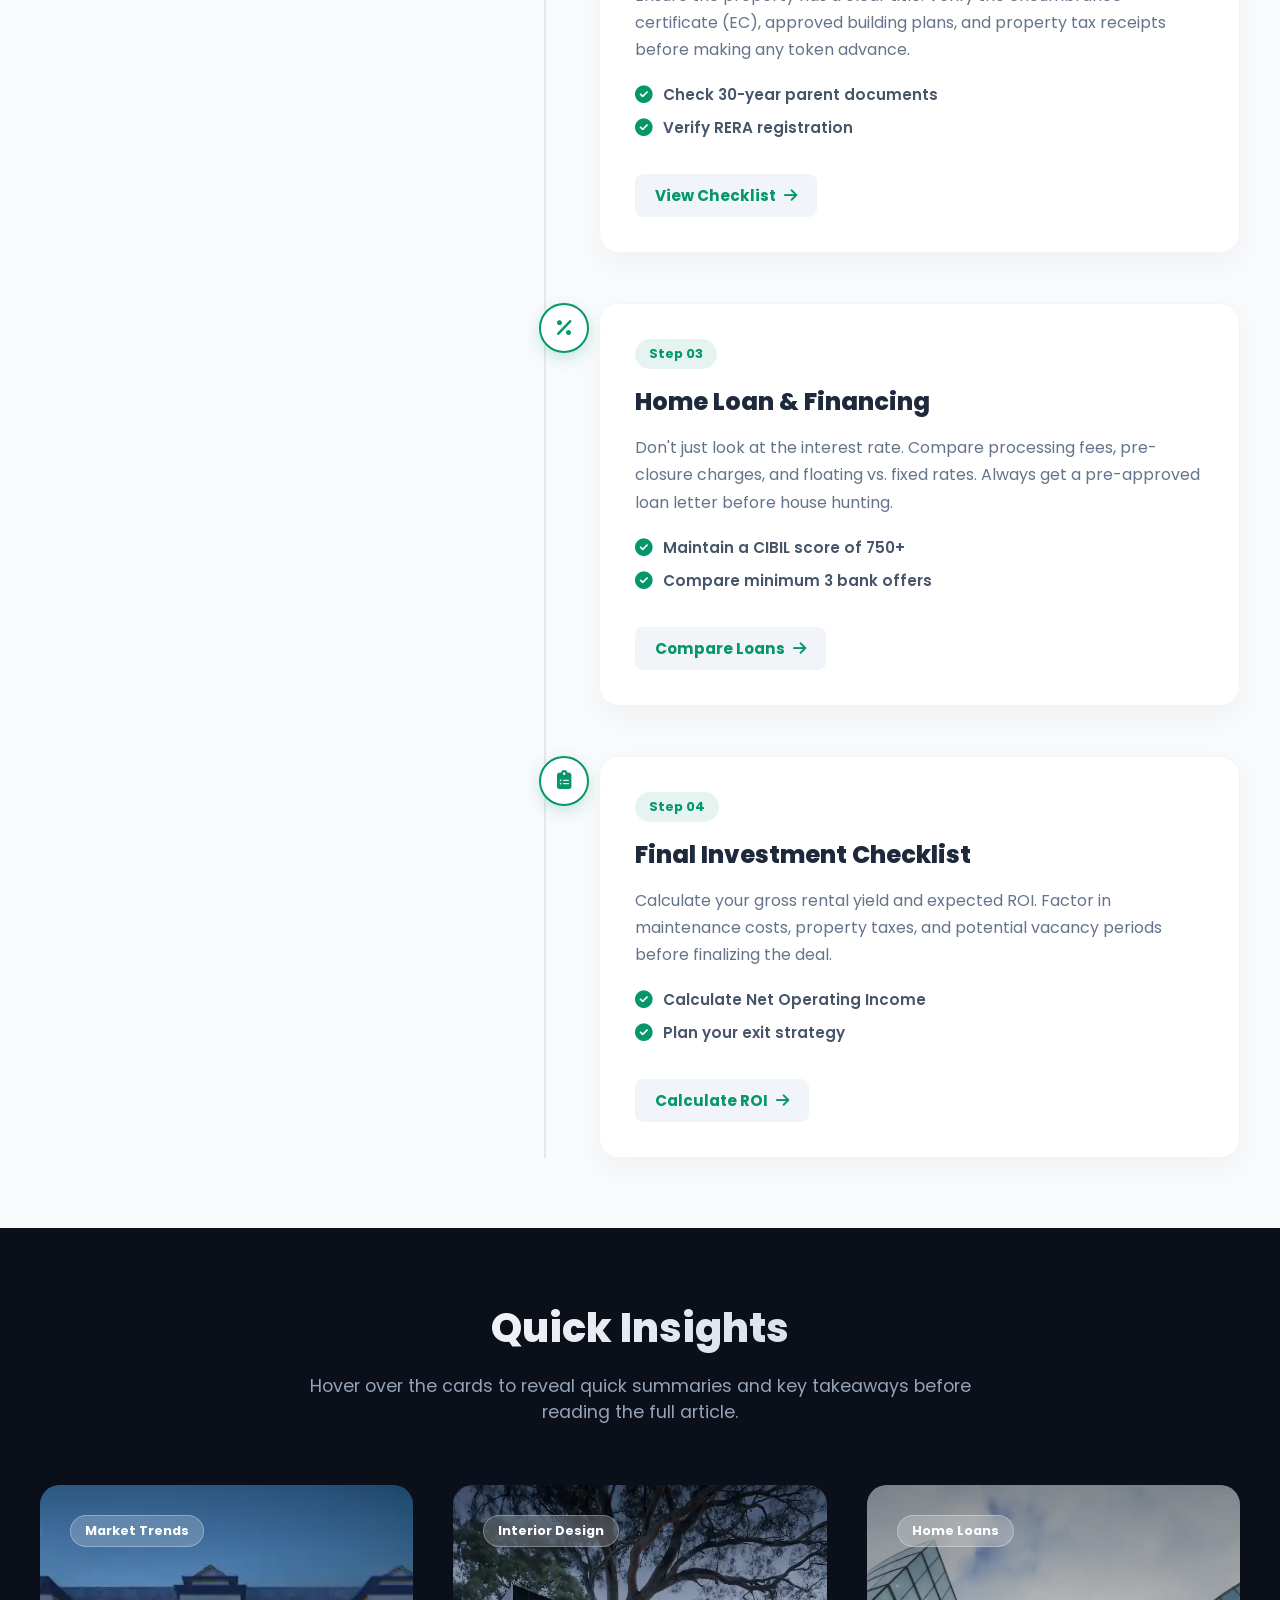
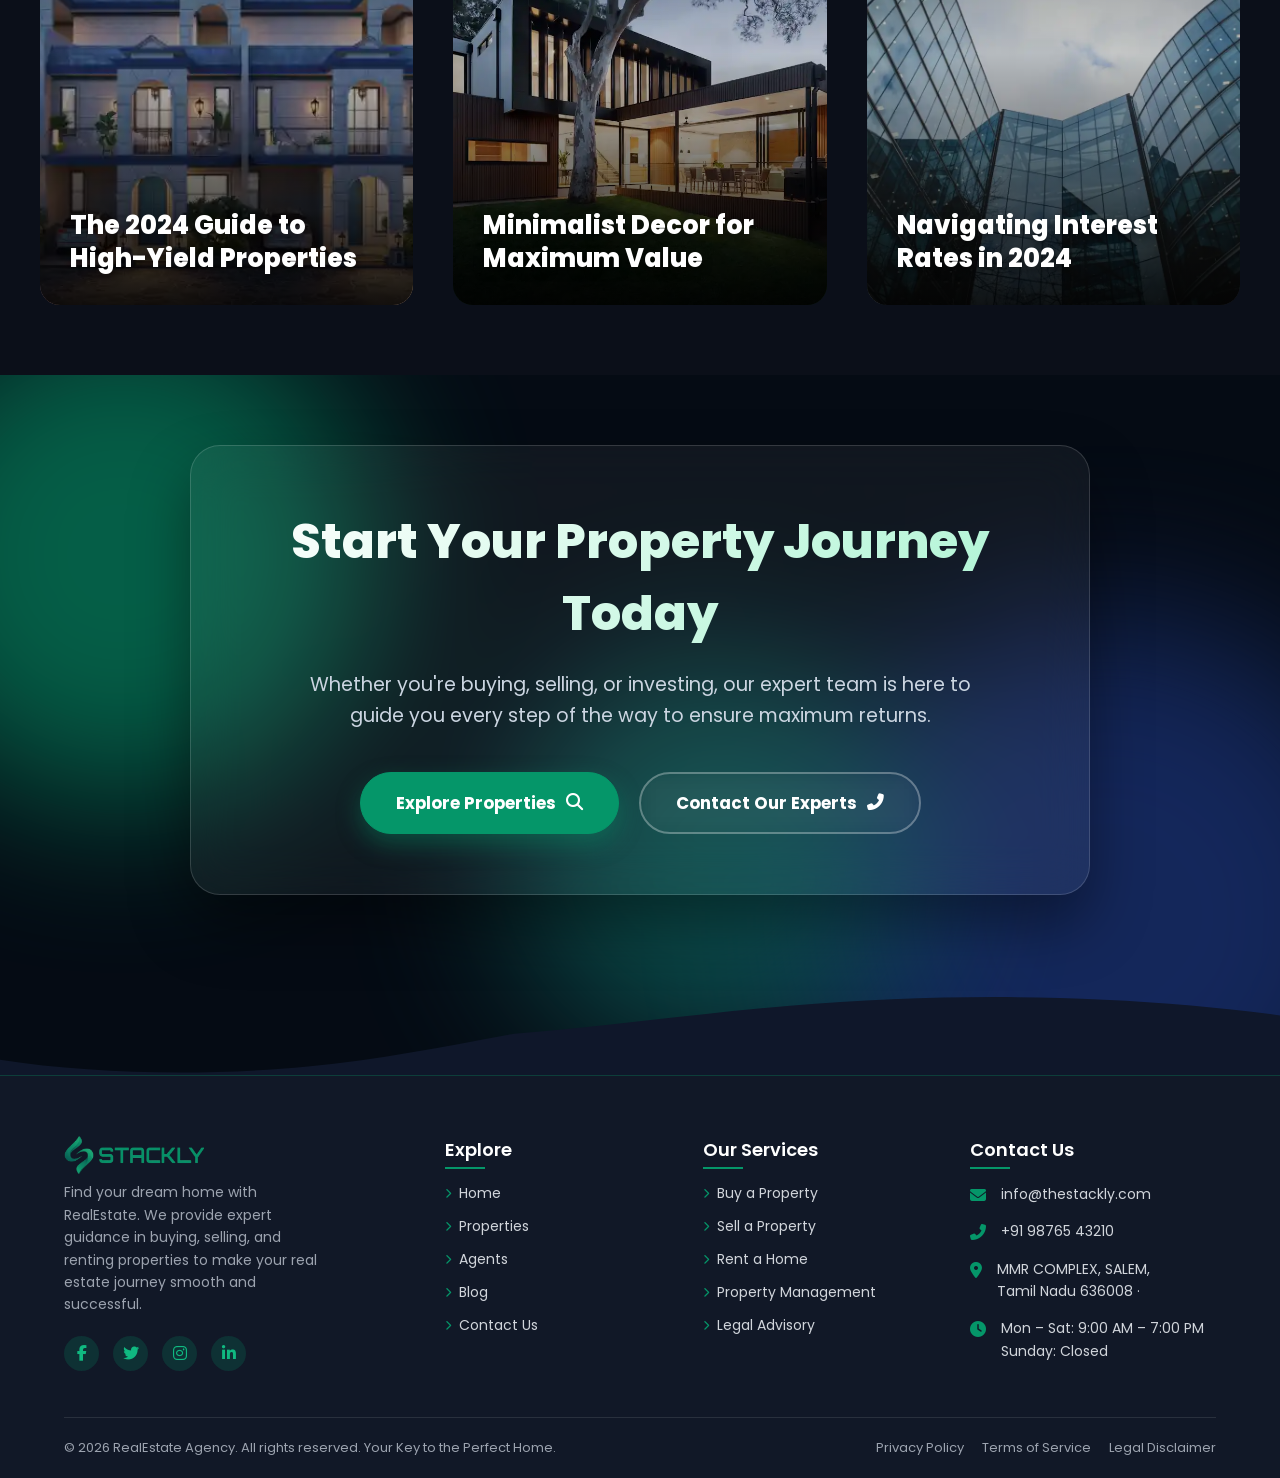
<file: agent.html>
<!DOCTYPE html>
<html lang="en">

<head>
    <meta charset="UTF-8">
    <meta name="viewport" content="width=device-width, initial-scale=1.0">
    <title>Real Estate Navbar</title>

    <link rel="stylesheet" href="https://cdnjs.cloudflare.com/ajax/libs/font-awesome/6.4.0/css/all.min.css">
    <link href="https://unpkg.com/aos@2.3.1/dist/aos.css" rel="stylesheet">
    <link rel="stylesheet" href="agent.css">
    <link rel="stylesheet" href="common.css">
</head>

<body>

    <!-- Preloader -->
    <div class="preloader-overlay" id="preloader">
        <div class="preloader-content">
            <div class="preloader-icon">
                <i class="fa-solid fa-house-chimney"></i>
            </div>
            <div class="preloader-text">
                FINDING HOMES<span class="dots"></span>
            </div>
            <div class="progress-bar">
                <div class="progress-line"></div>
            </div>
        </div>
    </div>

    <nav class="navbar">

        <div class="logo">
            <a href="index.html"><img src="./asset/darkgreen_logo.webp" alt="logo"></a>
        </div>


        <div class="nav-wrapper">
            <ul class="nav-menu">
                <li class="nav-item">
                    <a href="index.html" class="nav-link"><i class="fa-solid fa-house"></i> Home</a>
                </li>
                <li class="nav-item">
                    <a href="properties.html" class="nav-link"><i class="fa-solid fa-house-chimney-window"></i>
                        Properties</a>
                </li>
                <li class="nav-item">
                    <a href="agent.html" class="nav-link active"><i class="fa-solid fa-user-tie"></i> Agents</a>
                </li>
                <li class="nav-item">
                    <a href="blog.html" class="nav-link"><i class="fa-solid fa-pen-to-square"></i> Blog</a>
                </li>
                <li class="nav-item">
                    <a href="contact.html" class="nav-link"><i class="fa-solid fa-phone"></i> Contact</a>
                </li>
            </ul>

            <div class="nav-buttons">
                <a href="login.html" class="btn-login"><i class="fa-solid fa-user"></i> My Account</a>
                <a href="register.html" class="btn-signup"><i class="fa-solid fa-arrow-right-to-bracket"></i> Get
                    Started</a>
            </div>
        </div>


        <div class="hamburger">
            <span class="bar"></span>
            <span class="bar"></span>
            <span class="bar"></span>
        </div>
    </nav>



    <section class="agent-hero-split-section scroll-anim">


        <div class="hero-overlay-dark"></div>


        <div class="floating-buildings float-slow"></div>
        <div class="floating-buildings float-fast"></div>

        <div class="hero-container relative-z">

            <div class="hero-split-layout">


                <div class="hero-left-content animate-left">


                    <div class="breadcrumb-card">
                        <a href="index.html"><i class="fas fa-home"></i> Home</a>
                        <i class="fas fa-angle-double-right divider-icon"></i>
                        <span class="current-page">Agents</span>
                    </div>


                    <h1 class="animate-heading">Connect With<br><span class="text-emerald">Expert Agents</span></h1>
                    <p class="hero-subtitle">Discover market trends, property updates, and connect with our top-tier
                        real estate agents to guide your journey to your dream home.</p>


                    <div class="hero-action-buttons delay-1">
                        <button class="btn-glow-primary" onclick="window.location.href='404page.html'"><i
                                class="fas fa-user-tie"></i> Find an Agent</button>
                        <button class="btn-glass-outline" onclick="window.location.href='404page.html'"><i
                                class="fas fa-book-open"></i> Read Insights</button>
                    </div>

                </div>


                <div class="hero-right-image animate-right">
                    <div class="image-glass-wrapper">
                        <img src="./asset/u1.webp" alt="Professional Real Estate Agent">


                        <div class="floating-badge-glass top-right">
                            <i class="fas fa-star text-warning"></i>
                            <div class="badge-text">
                                <h4>Top Rated</h4>
                                <span>Experts</span>
                            </div>
                        </div>


                        <div class="floating-badge-glass bottom-left">
                            <i class="fas fa-users text-emerald"></i>
                            <div class="badge-text">
                                <h4>10k+</h4>
                                <span>Happy Clients</span>
                            </div>
                        </div>
                    </div>
                </div>

            </div>

        </div>
    </section>



    <section class="featured-blog-section scroll-anim">


        <div class="section-header-center">
            <h2 class="gradient-text-dark">Featured Articles</h2>
            <p class="text-gray">Deep dives into market trends, expert tips, and exclusive real estate insights curated
                for you.</p>
        </div>


        <div class="featured-container">

            <div class="featured-image-wrapper">
                <div class="image-gradient-overlay"></div>
                <img src="./asset/u9.webp" alt="Featured Real Estate Article">

                <div class="category-badge">
                    <span class="pulse-dot"></span> Market Trends
                </div>
            </div>

            <div class="featured-content-glass">
                <div class="blog-meta">
                    <span class="meta-item"><i class="fas fa-user-circle"></i> By Sarah Jenkins</span>
                    <span class="meta-item"><i class="fas fa-calendar-alt"></i> Oct 24, 2023</span>
                    <span class="meta-item"><i class="fas fa-clock"></i> 6 Min Read</span>
                </div>

                <h2 class="featured-title">The Future of Luxury Real Estate: What Buyers Want in 2024</h2>
                <p class="featured-excerpt">Explore the emerging trends in the premium property market. From smart home
                    integrations to sustainable architecture, discover what high-net-worth individuals are prioritizing
                    this year.</p>

                <a href="404page.html" class="btn-read-article">
                    Read Full Article <i class="fas fa-arrow-right"></i>
                </a>
            </div>

        </div>


        <div class="featured-container featured-reverse mt-60">

            <div class="featured-image-wrapper">
                <div class="image-gradient-overlay reverse-gradient"></div>
                <img src="./asset/u26.webp" alt="Investment Guide">

                <div class="category-badge">
                    <span class="pulse-dot blue-dot"></span> Investment Guide
                </div>
            </div>

            <div class="featured-content-glass">
                <div class="blog-meta">
                    <span class="meta-item"><i class="fas fa-user-circle"></i> By David Chen</span>
                    <span class="meta-item"><i class="fas fa-calendar-alt"></i> Nov 12, 2023</span>
                    <span class="meta-item"><i class="fas fa-clock"></i> 8 Min Read</span>
                </div>

                <h2 class="featured-title">Maximizing ROI: The Ultimate Guide to Property Investment</h2>
                <p class="featured-excerpt">Learn the insider secrets to identifying high-yield properties before they
                    hit the market. A comprehensive guide on navigating taxes, zoning laws, and financing for maximum
                    returns.</p>

                <a href="404page.html" class="btn-read-article">
                    Read Full Article <i class="fas fa-arrow-right"></i>
                </a>
            </div>

        </div>

    </section>



    <section class="blog-categories-section scroll-anim">
        <div class="categories-container">

            <div class="section-header-center">
                <h2 class="gradient-text-dark">Explore Topics</h2>
                <p class="text-gray">Filter our insights by the categories that matter most to your real estate goals.
                </p>
            </div>

            <div class="categories-premium-grid">


                <div class="category-card active">
                    <div class="card-top-row">
                        <div class="category-icon">
                            <i class="fas fa-key"></i>
                        </div>
                        <span class="article-count">45 Articles</span>
                    </div>
                    <div class="card-body">
                        <h3>Property Buying</h3>
                        <p>Expert guides to help you navigate your first or next home purchase securely.</p>
                    </div>
                    <a href="404page.html">
                        <div class="card-footer">
                            Explore Category <i class="fas fa-arrow-right"></i>
                        </div>
                    </a>
                </div>


                <div class="category-card">
                    <div class="card-top-row">
                        <div class="category-icon">
                            <i class="fas fa-tags"></i>
                        </div>
                        <span class="article-count">32 Articles</span>
                    </div>
                    <div class="card-body">
                        <h3>Selling Tips</h3>
                        <p>Proven strategies to increase your property value and sell your home faster.</p>
                    </div>
                    <a href="404page.html">
                        <div class="card-footer">
                            Explore Category <i class="fas fa-arrow-right"></i>
                        </div>
                    </a>
                </div>


                <div class="category-card">
                    <div class="card-top-row">
                        <div class="category-icon">
                            <i class="fas fa-chart-pie"></i>
                        </div>
                        <span class="article-count">68 Articles</span>
                    </div>
                    <div class="card-body">
                        <h3>Investment</h3>
                        <p>Maximize your ROI with insights on the best markets, zoning laws, and tactics.</p>
                    </div>
                    <a href="404page.html">
                        <div class="card-footer">
                            Explore Category <i class="fas fa-arrow-right"></i>
                        </div>
                    </a>
                </div>


                <div class="category-card">
                    <div class="card-top-row">
                        <div class="category-icon">
                            <i class="fas fa-couch"></i>
                        </div>
                        <span class="article-count">24 Articles</span>
                    </div>
                    <div class="card-body">
                        <h3>Interior Design</h3>
                        <p>Inspiration and tips to transform your living spaces into a luxury haven.</p>
                    </div>
                    <a href="404page.html">
                        <div class="card-footer">
                            Explore Category <i class="fas fa-arrow-right"></i>
                        </div>
                    </a>
                </div>


                <div class="category-card">
                    <div class="card-top-row">
                        <div class="category-icon">
                            <i class="fas fa-chart-line"></i>
                        </div>
                        <span class="article-count">55 Articles</span>
                    </div>
                    <div class="card-body">
                        <h3>Market Trends</h3>
                        <p>Stay updated with real-time analytics, pricing shifts, and global real estate news.</p>
                    </div>
                    <a href="404page.html">
                        <div class="card-footer">
                            Explore Category <i class="fas fa-arrow-right"></i>
                        </div>
                    </a>
                </div>


                <div class="category-card">
                    <div class="card-top-row">
                        <div class="category-icon">
                            <i class="fas fa-hand-holding-usd"></i>
                        </div>
                        <span class="article-count">18 Articles</span>
                    </div>
                    <div class="card-body">
                        <h3>Home Loans</h3>
                        <p>Everything you need to know about financing, interest rates, and EMI calculations.</p>
                    </div>
                    <a href="404page.html">
                        <div class="card-footer">
                            Explore Category <i class="fas fa-arrow-right"></i>
                        </div>
                    </a>
                </div>

            </div>

        </div>
    </section>



    <section class="trending-articles-section scroll-anim">

        <div class="section-header-center relative-z">
            <h2 class="gradient-text-dark">Trending Now</h2>
            <p class="text-gray">Discover what's capturing the attention of our community right now.</p>
        </div>


        <div class="trending-slider-wrapper">
            <div class="trending-track">


                <div class="trending-card">
                    <div class="trending-card-inner">
                        <div class="trending-img">
                            <span class="animated-badge badge-fire"><i class="fas fa-fire"></i> Most Viewed</span>
                            <img src="./asset/u7.webp" alt="Luxury Interior">
                        </div>
                        <div class="trending-info">
                            <span class="trending-date">Oct 28, 2023</span>
                            <h3>10 Secrets to Buying a Luxury Home Below Market Value</h3>
                            <a href="404page.html" class="btn-read-more">Read Article <i
                                    class="fas fa-arrow-right"></i></a>
                        </div>
                    </div>
                </div>


                <div class="trending-card">
                    <div class="trending-card-inner">
                        <div class="trending-img">
                            <span class="animated-badge badge-trend"><i class="fas fa-chart-line"></i> Weekly
                                Trending</span>
                            <img src="./asset/u26.webp" alt="Modern Architecture">
                        </div>
                        <div class="trending-info">
                            <span class="trending-date">Oct 26, 2023</span>
                            <h3>Why 2024 is the Best Year to Invest in Suburbs</h3>
                            <a href="404page.html" class="btn-read-more">Read Article <i
                                    class="fas fa-arrow-right"></i></a>
                        </div>
                    </div>
                </div>


                <div class="trending-card">
                    <div class="trending-card-inner">
                        <div class="trending-img">
                            <span class="animated-badge badge-star"><i class="fas fa-star"></i> Editor's Choice</span>
                            <img src="./asset/u17.webp" alt="Living Room">
                        </div>
                        <div class="trending-info">
                            <span class="trending-date">Oct 22, 2023</span>
                            <h3>Minimalist Design Tips for Maximum Property Value</h3>
                            <a href="404page.html" class="btn-read-more">Read Article <i
                                    class="fas fa-arrow-right"></i></a>
                        </div>
                    </div>
                </div>



                <div class="trending-card">
                    <div class="trending-card-inner">
                        <div class="trending-img">
                            <span class="animated-badge badge-fire"><i class="fas fa-fire"></i> Most Viewed</span>
                            <img src="./asset/u7.webp" alt="Luxury Interior">
                        </div>
                        <div class="trending-info">
                            <span class="trending-date">Oct 28, 2023</span>
                            <h3>10 Secrets to Buying a Luxury Home Below Market Value</h3>
                            <a href="404page.html" class="btn-read-more">Read Article <i
                                    class="fas fa-arrow-right"></i></a>
                        </div>
                    </div>
                </div>


                <div class="trending-card">
                    <div class="trending-card-inner">
                        <div class="trending-img">
                            <span class="animated-badge badge-trend"><i class="fas fa-chart-line"></i> Weekly
                                Trending</span>
                            <img src="./asset/u26.webp" alt="Modern Architecture">
                        </div>
                        <div class="trending-info">
                            <span class="trending-date">Oct 26, 2023</span>
                            <h3>Why 2024 is the Best Year to Invest in Suburbs</h3>
                            <a href="404page.html" class="btn-read-more">Read Article <i
                                    class="fas fa-arrow-right"></i></a>
                        </div>
                    </div>
                </div>


                <div class="trending-card">
                    <div class="trending-card-inner">
                        <div class="trending-img">
                            <span class="animated-badge badge-star"><i class="fas fa-star"></i> Editor's Choice</span>
                            <img src="./asset/u17.webp" alt="Living Room">
                        </div>
                        <div class="trending-info">
                            <span class="trending-date">Oct 22, 2023</span>
                            <h3>Minimalist Design Tips for Maximum Property Value</h3>
                            <a href="404page.html" class="btn-read-more">Read Article <i
                                    class="fas fa-arrow-right"></i></a>
                        </div>
                    </div>
                </div>

            </div>
        </div>
    </section>



    <section class="video-hub-section scroll-anim">
        <div class="video-container">

            <div class="section-header-center relative-z">
                <h2 class="gradient-text-light">Video Learning Hub</h2>
                <p class="text-gray-light">Watch our expert guides, property walkthroughs, and investment tips to make
                    informed decisions.</p>
            </div>

            <div class="video-grid">




                <div class="video-card">
                    <video id="vid2" class="html-video" poster="./asset/o1.webp">
                        <source src="./asset/k2.mp4" type="video/mp4">
                    </video>

                    <div class="video-overlay" id="overlay-vid2">
                        <button class="play-button" onclick="playCustomVideo('vid2')">
                            <i class="fas fa-play"></i>
                        </button>
                        <div class="video-info">

                            <h3>Luxury Villa Tour in ECR</h3>
                        </div>
                    </div>
                </div>


                <div class="video-card">
                    <video id="vid3" class="html-video" poster="./asset/u27.webp">
                        <source src="./asset/k3.mp4" type="video/mp4">
                    </video>

                    <div class="video-overlay" id="overlay-vid3">
                        <button class="play-button" onclick="playCustomVideo('vid3')">
                            <i class="fas fa-play"></i>
                        </button>
                        <div class="video-info">

                            <h3>How to Calculate Rental Yields</h3>
                        </div>
                    </div>
                </div>


                <div class="video-card">
                    <video id="vid4" class="html-video" poster="./asset/o6.webp">
                        <source src="./asset/k4.mp4" type="video/mp4">
                    </video>

                    <div class="video-overlay" id="overlay-vid4">
                        <button class="play-button" onclick="playCustomVideo('vid4')">
                            <i class="fas fa-play"></i>
                        </button>
                        <div class="video-info">

                            <h3>Modern Minimalist Makeover</h3>
                        </div>
                    </div>
                </div>

            </div>
        </div>
    </section>




    <section class="market-stats-section scroll-anim" id="stats-section">
        <div class="stats-container">

            <div class="section-header-center relative-z">

                <h2 class="gradient-text-emerald">Market Insights & Statistics</h2>
                <p class="text-gray-light">Data-driven insights to help you make the most profitable real estate
                    decisions.</p>
            </div>

            <div class="stats-grid relative-z">


                <div class="glass-stat-card has-bg-image">
                    <div class="card-bg-overlay" style="background-image: url('./asset/r9.webp');"></div>
                    <div class="card-bg-gradient"></div>

                    <i class="fas fa-chart-line floating-icon"></i>
                    <div class="stat-content">
                        <div class="stat-header">
                            <div class="icon-box"><i class="fas fa-chart-line"></i></div>
                            <h4>Price Growth</h4>
                        </div>
                        <div class="stat-value-row">
                            <span class="stat-prefix">+</span>
                            <span class="stat-number counter" data-target="15.5">0</span>
                            <span class="stat-suffix">%</span>
                        </div>
                        <p>Average YoY property value appreciation in prime locations.</p>
                    </div>
                </div>


                <div class="glass-stat-card has-bg-image">
                    <div class="card-bg-overlay" style="background-image: url('./asset/u19.webp');"></div>
                    <div class="card-bg-gradient"></div>

                    <i class="fas fa-coins floating-icon"></i>
                    <div class="stat-content">
                        <div class="stat-header">
                            <h4>Expected ROI</h4>
                        </div>
                        <div class="circular-progress-wrapper">
                            <div class="circular-progress" style="--progress: 12%; --color: #34d399;">
                                <div class="inner-circle">
                                    <span class="stat-number counter" data-target="12">0</span>%
                                </div>
                            </div>
                        </div>
                        <p class="text-center mt-3">High returns on commercial & premium properties.</p>
                    </div>
                </div>


                <div class="glass-stat-card has-bg-image">
                    <div class="card-bg-overlay" style="background-image: url('./asset/u25.webp');"></div>
                    <div class="card-bg-gradient"></div>

                    <i class="fas fa-home floating-icon"></i>
                    <div class="stat-content">
                        <div class="stat-header">
                            <h4>Rental Yield</h4>
                        </div>
                        <div class="circular-progress-wrapper">
                            <div class="circular-progress" style="--progress: 7.8%; --color: #3b82f6;">
                                <div class="inner-circle">
                                    <span class="stat-number counter" data-target="7.8">0</span>%
                                </div>
                            </div>
                        </div>
                        <p class="text-center mt-3">Consistent passive income generation per annum.</p>
                    </div>
                </div>



            </div>
        </div>
    </section>



    <section class="success-stories-section scroll-anim">


        <div class="success-bg-image" style="background-image: url('./asset/u25.webp');"></div>
        <div class="success-overlay"></div>

        <div class="section-header-center relative-z">
            <h2 class="gradient-text-emerald">Success Stories</h2>
            <p class="text-gray-light">Real experiences from our homeowners, investors, and happy clients.</p>
        </div>


        <div class="testimonial-slider-wrapper relative-z">
            <div class="testimonial-track">


                <div class="glass-testimonial-card">
                    <i class="fas fa-quote-left floating-quote"></i>
                    <div class="testimonial-content">
                        <p>"Finding our dream home felt impossible until we started working with this team. They
                            understood our vision perfectly and guided us through every step. We couldn't be happier!"
                        </p>
                    </div>
                    <div class="client-profile">
                        <img src="./asset/u2.webp" alt="Client">
                        <div class="client-info">
                            <h4>Emily & Mark</h4>
                            <span>First-Time Homeowners</span>
                        </div>
                    </div>
                </div>


                <div class="glass-testimonial-card">
                    <i class="fas fa-quote-left floating-quote"></i>
                    <div class="testimonial-content">
                        <p>"As a property investor, ROI is my top priority. Their market insights and data-driven
                            approach helped me secure two commercial properties that are already outperforming
                            expectations."</p>
                    </div>
                    <div class="client-profile">
                        <img src="./asset/u1.webp" alt="Investor">
                        <div class="client-info">
                            <h4>James Wilson</h4>
                            <span>Real Estate Investor</span>
                        </div>
                    </div>
                </div>


                <div class="glass-testimonial-card">
                    <i class="fas fa-quote-left floating-quote"></i>
                    <div class="testimonial-content">
                        <p>"They sold my house in under two weeks above the asking price! The staging tips and
                            professional photography made all the difference. Highly recommend their services."</p>
                    </div>
                    <div class="client-profile">
                        <img src="./asset/u5.webp" alt="Seller">
                        <div class="client-info">
                            <h4>Sarah Jenkins</h4>
                            <span>Property Seller</span>
                        </div>
                    </div>
                </div>



                <div class="glass-testimonial-card">
                    <i class="fas fa-quote-left floating-quote"></i>
                    <div class="testimonial-content">
                        <p>"Finding our dream home felt impossible until we started working with this team. They
                            understood our vision perfectly and guided us through every step. We couldn't be happier!"
                        </p>
                    </div>
                    <div class="client-profile">
                        <img src="./asset/u2.webp" alt="Client">
                        <div class="client-info">
                            <h4>Emily & Mark</h4>
                            <span>First-Time Homeowners</span>
                        </div>
                    </div>
                </div>


                <div class="glass-testimonial-card">
                    <i class="fas fa-quote-left floating-quote"></i>
                    <div class="testimonial-content">
                        <p>"As a property investor, ROI is my top priority. Their market insights and data-driven
                            approach helped me secure two commercial properties that are already outperforming
                            expectations."</p>
                    </div>
                    <div class="client-profile">
                        <img src="./asset/u1.webp" alt="Investor">
                        <div class="client-info">
                            <h4>James Wilson</h4>
                            <span>Real Estate Investor</span>
                        </div>
                    </div>
                </div>


                <div class="glass-testimonial-card">
                    <i class="fas fa-quote-left floating-quote"></i>
                    <div class="testimonial-content">
                        <p>"They sold my house in under two weeks above the asking price! The staging tips and
                            professional photography made all the difference. Highly recommend their services."</p>
                    </div>
                    <div class="client-profile">
                        <img src="./asset/u5.webp" alt="Seller">
                        <div class="client-info">
                            <h4>Sarah Jenkins</h4>
                            <span>Property Seller</span>
                        </div>
                    </div>
                </div>

            </div>
        </div>
    </section>



    <section class="buying-tips-section scroll-anim">
        <div class="tips-container">


            <div class="tips-left-sticky">
                <h2 class="gradient-text-emerald">Your Master Guide to Property Buying</h2>
                <p class="text-gray">Navigate the complex real estate market with confidence. Follow our step-by-step
                    timeline covering expert tips, legalities, and financing.</p>


                <a href="404page.html" class="btn-glow-primary mt-4">
                    <i class="fas fa-download"></i> Download Full Guide
                </a>
            </div>


            <div class="tips-right-timeline">

                <div class="timeline-track-line"></div>


                <div class="timeline-item">
                    <div class="timeline-icon"><i class="fas fa-lightbulb"></i></div>
                    <div class="timeline-card">
                        <span class="step-badge">Step 01</span>
                        <h3>Expert Market Tips</h3>
                        <p>Start by researching the neighborhood. Look for upcoming infrastructure projects, school
                            districts, and historical price trends. Always negotiate based on market data, not emotions.
                        </p>
                        <ul class="tip-list">
                            <li><i class="fas fa-check-circle"></i> Analyze 5-year price trends</li>
                            <li><i class="fas fa-check-circle"></i> Hire a certified home inspector</li>
                        </ul>

                        <a href="404page.html" class="btn-card-outline">Read Tips <i class="fas fa-arrow-right"></i></a>
                    </div>
                </div>


                <div class="timeline-item">
                    <div class="timeline-icon"><i class="fas fa-gavel"></i></div>
                    <div class="timeline-card">
                        <span class="step-badge">Step 02</span>
                        <h3>Legal & Documentation</h3>
                        <p>Ensure the property has a clear title. Verify the encumbrance certificate (EC), approved
                            building plans, and property tax receipts before making any token advance.</p>
                        <ul class="tip-list">
                            <li><i class="fas fa-check-circle"></i> Check 30-year parent documents</li>
                            <li><i class="fas fa-check-circle"></i> Verify RERA registration</li>
                        </ul>

                        <a href="404page.html" class="btn-card-outline">View Checklist <i
                                class="fas fa-arrow-right"></i></a>
                    </div>
                </div>


                <div class="timeline-item">
                    <div class="timeline-icon"><i class="fas fa-percentage"></i></div>
                    <div class="timeline-card">
                        <span class="step-badge">Step 03</span>
                        <h3>Home Loan & Financing</h3>
                        <p>Don't just look at the interest rate. Compare processing fees, pre-closure charges, and
                            floating vs. fixed rates. Always get a pre-approved loan letter before house hunting.</p>
                        <ul class="tip-list">
                            <li><i class="fas fa-check-circle"></i> Maintain a CIBIL score of 750+</li>
                            <li><i class="fas fa-check-circle"></i> Compare minimum 3 bank offers</li>
                        </ul>

                        <a href="404page.html" class="btn-card-outline">Compare Loans <i
                                class="fas fa-arrow-right"></i></a>
                    </div>
                </div>


                <div class="timeline-item">
                    <div class="timeline-icon"><i class="fas fa-clipboard-list"></i></div>
                    <div class="timeline-card">
                        <span class="step-badge">Step 04</span>
                        <h3>Final Investment Checklist</h3>
                        <p>Calculate your gross rental yield and expected ROI. Factor in maintenance costs, property
                            taxes, and potential vacancy periods before finalizing the deal.</p>
                        <ul class="tip-list">
                            <li><i class="fas fa-check-circle"></i> Calculate Net Operating Income</li>
                            <li><i class="fas fa-check-circle"></i> Plan your exit strategy</li>
                        </ul>

                        <a href="404page.html" class="btn-card-outline">Calculate ROI <i
                                class="fas fa-arrow-right"></i></a>
                    </div>
                </div>

            </div>
        </div>
    </section>



    <section class="flip-cards-section scroll-anim">
        <div class="flip-container">

            <div class="section-header-center relative-z">
                <h2 class="gradient-text-light">Quick Insights</h2>
                <p class="text-gray-light">Hover over the cards to reveal quick summaries and key takeaways before
                    reading the full article.</p>
            </div>

            <div class="flip-grid">


                <div class="flip-card">
                    <div class="flip-glow-bg"></div>
                    <div class="flip-card-inner">


                        <div class="flip-card-front" style="background-image: url(./asset/u9.webp);">
                            <div class="front-overlay"></div>
                            <span class="category-badge-glass">Market Trends</span>
                            <h3 class="front-title">The 2024 Guide to High-Yield Properties</h3>
                        </div>


                        <div class="flip-card-back">
                            <div class="back-content">
                                <span class="read-time"><i class="fas fa-clock"></i> 5 Min Read</span>
                                <h4 class="back-heading">Quick Summary</h4>
                                <p class="back-summary">Learn how to identify emerging neighborhoods and secure
                                    properties before prices skyrocket.</p>

                                <h5 class="takeaways-title">Key Takeaways:</h5>
                                <ul class="takeaways-list">
                                    <li><i class="fas fa-check"></i> Focus on infrastructure growth</li>
                                    <li><i class="fas fa-check"></i> Analyze rental demand metrics</li>
                                </ul>


                                <a href="404page.html" class="btn-flip-read">Read Article <i
                                        class="fas fa-arrow-right"></i></a>
                            </div>
                        </div>

                    </div>
                </div>


                <div class="flip-card">
                    <div class="flip-glow-bg"></div>
                    <div class="flip-card-inner">


                        <div class="flip-card-front" style="background-image: url(./asset/u26.webp);">
                            <div class="front-overlay"></div>
                            <span class="category-badge-glass">Interior Design</span>
                            <h3 class="front-title">Minimalist Decor for Maximum Value</h3>
                        </div>


                        <div class="flip-card-back">
                            <div class="back-content">
                                <span class="read-time"><i class="fas fa-clock"></i> 4 Min Read</span>
                                <h4 class="back-heading">Quick Summary</h4>
                                <p class="back-summary">Discover how decluttering and neutral tones can increase your
                                    property's perceived value by up to 15%.</p>

                                <h5 class="takeaways-title">Key Takeaways:</h5>
                                <ul class="takeaways-list">
                                    <li><i class="fas fa-check"></i> Use natural light effectively</li>
                                    <li><i class="fas fa-check"></i> Stick to the 60-30-10 color rule</li>
                                </ul>

                                <a href="404page.html" class="btn-flip-read">Read Article <i
                                        class="fas fa-arrow-right"></i></a>
                            </div>
                        </div>

                    </div>
                </div>


                <div class="flip-card">
                    <div class="flip-glow-bg"></div>
                    <div class="flip-card-inner">


                        <div class="flip-card-front" style="background-image: url('./asset/u27.webp');">
                            <div class="front-overlay"></div>
                            <span class="category-badge-glass">Home Loans</span>
                            <h3 class="front-title">Navigating Interest Rates in 2024</h3>
                        </div>


                        <div class="flip-card-back">
                            <div class="back-content">
                                <span class="read-time"><i class="fas fa-clock"></i> 7 Min Read</span>
                                <h4 class="back-heading">Quick Summary</h4>
                                <p class="back-summary">A complete breakdown of floating vs. fixed interest rates and
                                    how to secure the best mortgage deal.</p>

                                <h5 class="takeaways-title">Key Takeaways:</h5>
                                <ul class="takeaways-list">
                                    <li><i class="fas fa-check"></i> Refinancing strategies</li>
                                    <li><i class="fas fa-check"></i> Hidden fees to avoid</li>
                                </ul>

                                <a href="404page.html" class="btn-flip-read">Read Article <i
                                        class="fas fa-arrow-right"></i></a>
                            </div>
                        </div>

                    </div>
                </div>

            </div>
        </div>
    </section>



    <section class="premium-cta-section scroll-anim">


        <div class="aurora-bg">
            <div class="aurora-blob blob-1"></div>
            <div class="aurora-blob blob-2"></div>
            <div class="aurora-blob blob-3"></div>
        </div>


        <div class="buildings-silhouette"></div>


        <div class="cta-container relative-z">
            <div class="glass-cta-box">
                <h2>Start Your Property Journey Today</h2>
                <p>Whether you're buying, selling, or investing, our expert team is here to guide you every step of the
                    way to ensure maximum returns.</p>

                <div class="cta-actions">

                    <a href="404page.html" class="btn-magnetic magnetic-primary">
                        <span class="btn-text">Explore Properties <i class="fas fa-search"></i></span>
                    </a>
                    <a href="404page.html" class="btn-magnetic magnetic-outline">
                        <span class="btn-text">Contact Our Experts <i class="fas fa-phone-alt"></i></span>
                    </a>
                </div>
            </div>
        </div>


        <div class="wave-divider">
            <svg class="wave-svg" xmlns="http://www.w3.org/2000/svg" viewBox="0 0 1200 120" preserveAspectRatio="none">
                <path
                    d="M321.39,56.44c58-10.79,114.16-30.13,172-41.86,82.39-16.72,168.19-17.73,250.45-.39C823.78,31,906.67,72,985.66,92.83c70.05,18.48,146.53,26.09,214.34,3V120H0V95.8C59.71,118.06,130.83,120.22,192.39,105.77,236.79,95.4,279.79,75.14,321.39,56.44Z"
                    class="shape-fill"></path>
            </svg>
        </div>
    </section>




    <footer class="footer" id="footer">
        <div class="footer-container">


            <div class="footer-col" data-aos="fade-up" data-aos-delay="0">
                <div class="logo">
                    <a href="index.html"><img src="./asset/darkgreen_logo.webp" alt="logo"></a>
                </div>
                <p class="footer-desc">
                    Find your dream home with RealEstate. We provide expert guidance in buying, selling, and renting
                    properties to make your real estate journey smooth and successful.
                </p>
                <div class="social-icons">
                    <a href="404page.html"><i class="fab fa-facebook-f"></i></a>
                    <a href="404page.html"><i class="fab fa-twitter"></i></a>
                    <a href="404page.html"><i class="fab fa-instagram"></i></a>
                    <a href="404page.html"><i class="fab fa-linkedin-in"></i></a>
                </div>
            </div>


            <div class="footer-col" data-aos="fade-up" data-aos-delay="100">
                <h4>Explore</h4>
                <ul class="footer-links">
                    <li><a href="index.html"><i class="fas fa-chevron-right"></i> Home</a></li>
                    <li><a href="properties.html"><i class="fas fa-chevron-right"></i> Properties</a></li>
                    <li><a href="agents.html"><i class="fas fa-chevron-right"></i> Agents</a></li>
                    <li><a href="blog.html"><i class="fas fa-chevron-right"></i> Blog</a></li>
                    <li><a href="contact.html"><i class="fas fa-chevron-right"></i> Contact Us</a></li>
                </ul>
            </div>


            <div class="footer-col" data-aos="fade-up" data-aos-delay="200">
                <h4>Our Services</h4>
                <ul class="footer-links">
                    <li><a href="404page.html"><i class="fas fa-chevron-right"></i> Buy a Property</a></li>
                    <li><a href="404page.html"><i class="fas fa-chevron-right"></i> Sell a Property</a></li>
                    <li><a href="404page.html"><i class="fas fa-chevron-right"></i> Rent a Home</a></li>
                    <li><a href="404page.html"><i class="fas fa-chevron-right"></i> Property Management</a></li>
                    <li><a href="404page.html"><i class="fas fa-chevron-right"></i> Legal Advisory</a></li>
                </ul>
            </div>


            <div class="footer-col" data-aos="fade-up" data-aos-delay="300">
                <h4>Contact Us</h4>
                <ul class="footer-contact">
                    <li><i class="fas fa-envelope"></i>info@thestackly.com</li>
                    <li><i class="fas fa-phone-alt"></i> +91 98765 43210</li>
                    <li><i class="fas fa-map-marker-alt"></i> MMR COMPLEX, SALEM,<br> Tamil Nadu 636008 ·</li>
                    <li><i class="fas fa-clock"></i> Mon – Sat: 9:00 AM – 7:00 PM<br>Sunday: Closed</li>
                </ul>
            </div>

        </div>


        <div class="footer-bottom">
            <p>&copy; 2026 RealEstate Agency. All rights reserved. Your Key to the Perfect Home.</p>
            <div class="footer-bottom-links">
                <a href="404page.html">Privacy Policy</a>
                <a href="404page.html">Terms of Service</a>
                <a href="404page.html">Legal Disclaimer</a>
            </div>
        </div>
    </footer>

    <script src="script.js"></script>
    <script src="https://unpkg.com/aos@2.3.1/dist/aos.js"></script>
    <script>
        AOS.init({
            duration: 800,
            once: true
        });
    </script>

    <script>
        function playCustomVideo(videoId) {
            var videoElement = document.getElementById(videoId);
            var overlayElement = document.getElementById('overlay-' + videoId);

            if (videoElement && overlayElement) {

                overlayElement.style.display = 'none';


                videoElement.setAttribute('controls', 'true');


                videoElement.play();
            }
        }



        document.addEventListener("DOMContentLoaded", function () {
            const counters = document.querySelectorAll('.counter');
            const speed = 200; 


            const observer = new IntersectionObserver((entries, observer) => {
                entries.forEach(entry => {
                    if (entry.isIntersecting) {
                        const counter = entry.target;
                        const target = +counter.getAttribute('data-target');

                        const updateCount = () => {
                            const current = +counter.innerText;

                            const inc = target / speed;

                            if (current < target) {

                                if (target % 1 !== 0) {
                                    counter.innerText = (current + inc).toFixed(1);
                                } else {
                                    counter.innerText = Math.ceil(current + inc);
                                }
                                setTimeout(updateCount, 15); 
                            } else {
                                counter.innerText = target;
                            }
                        };

                        updateCount();
                        observer.unobserve(counter); 
                    }
                });
            }, { threshold: 0.5 }); 

            counters.forEach(counter => {
                observer.observe(counter);
            });
        });


    </script>
</body>

</html>
</file>
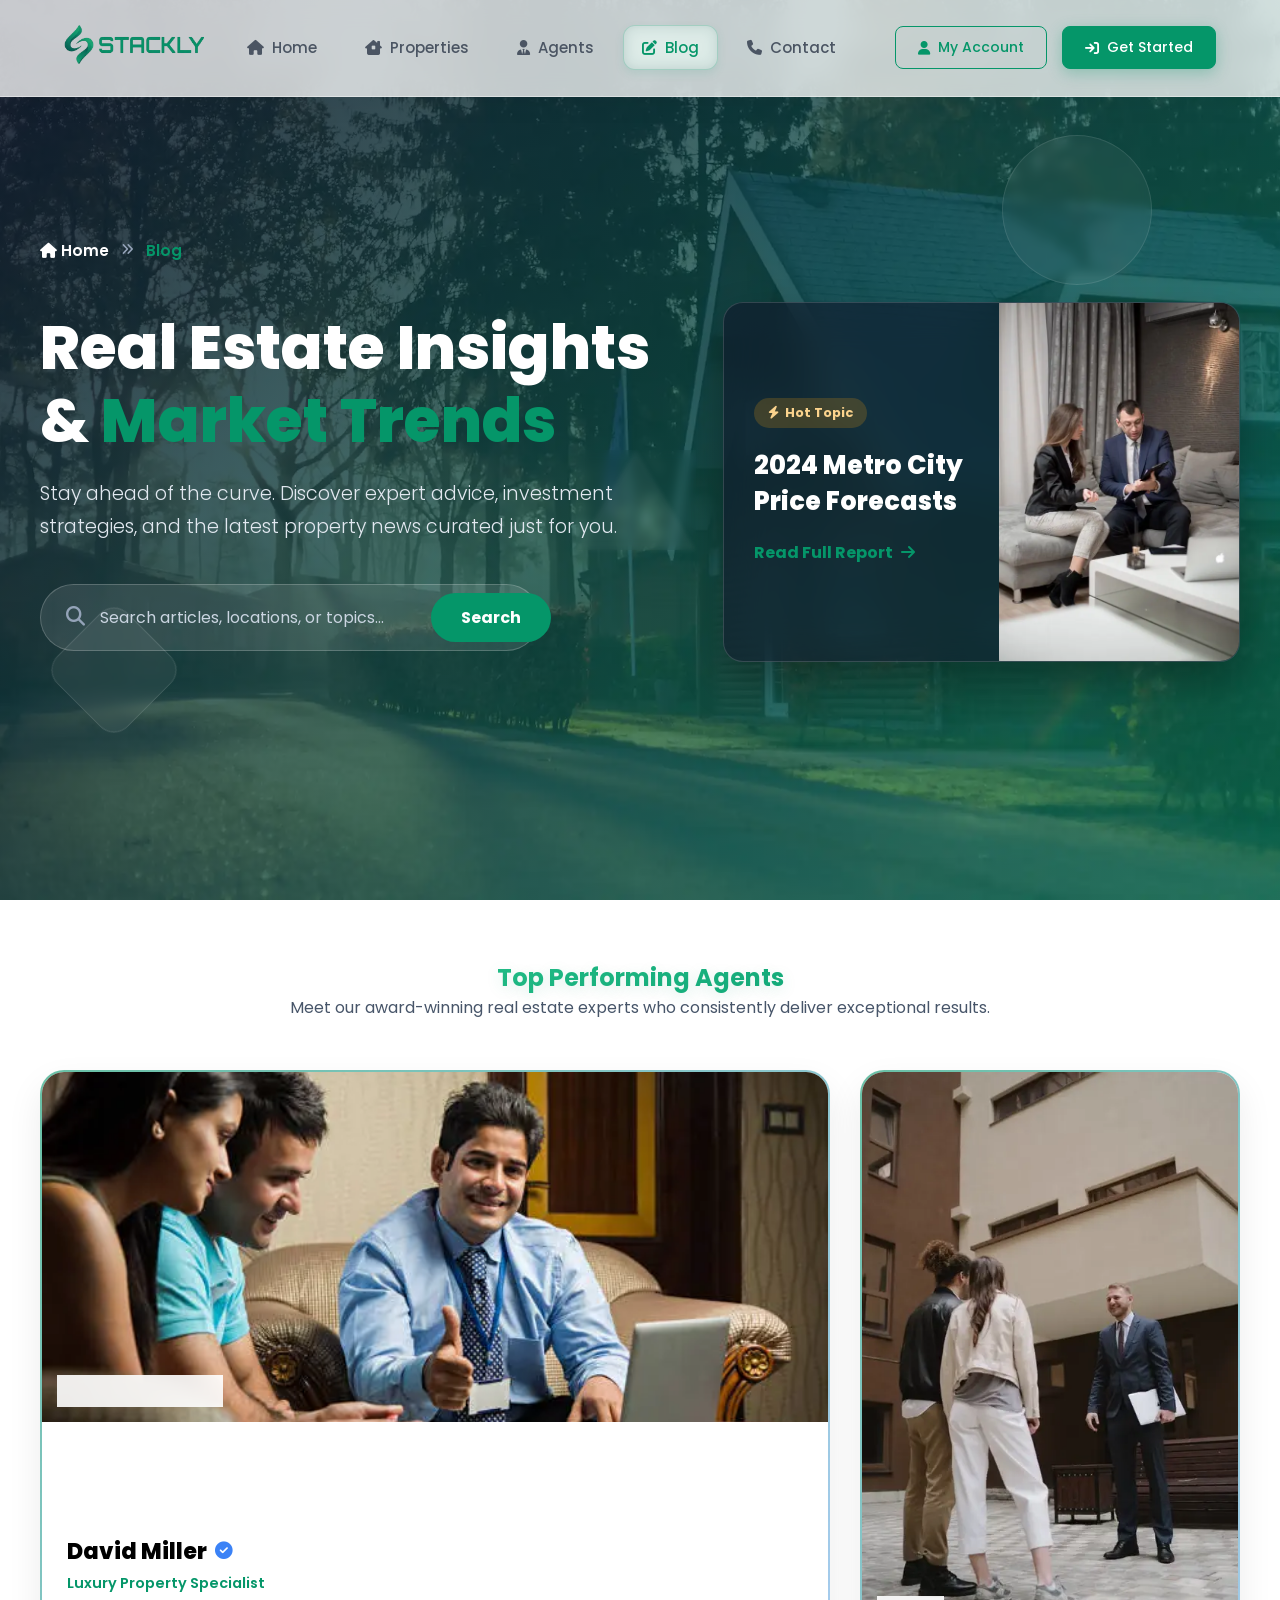
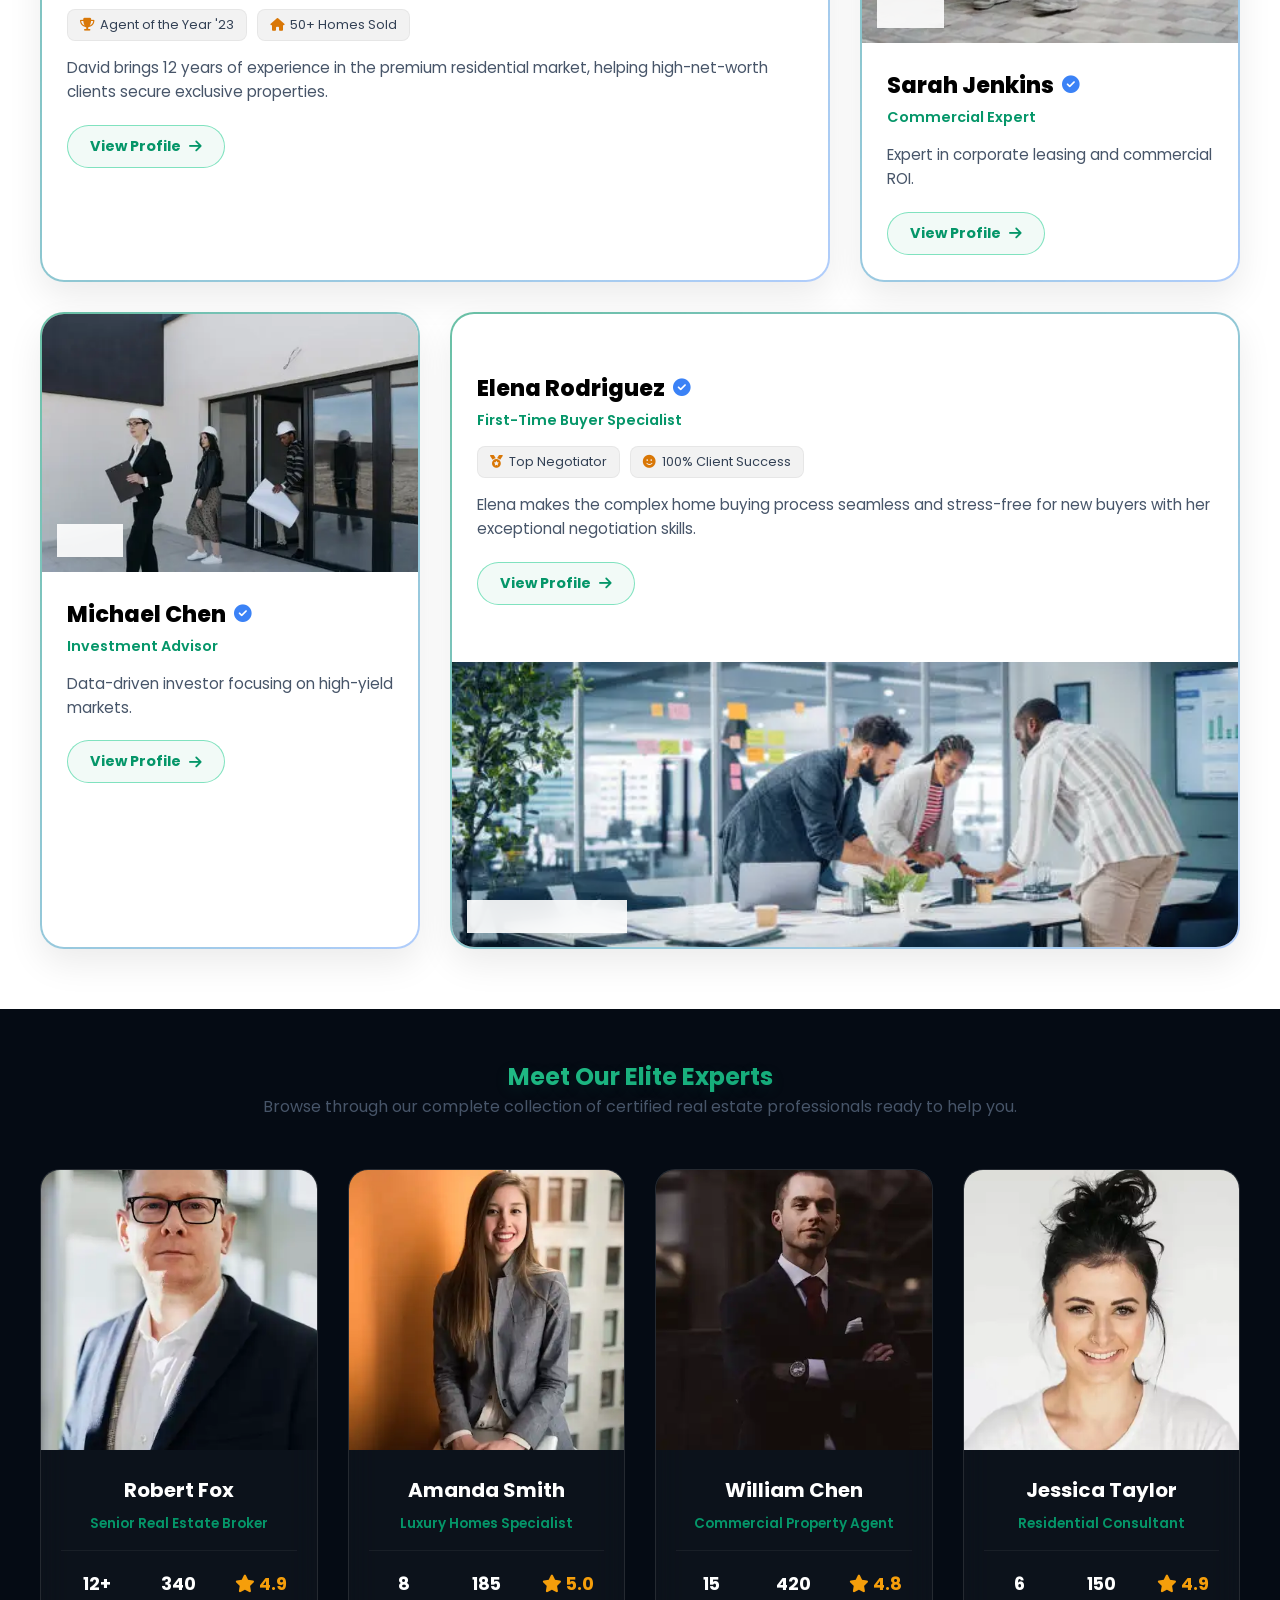
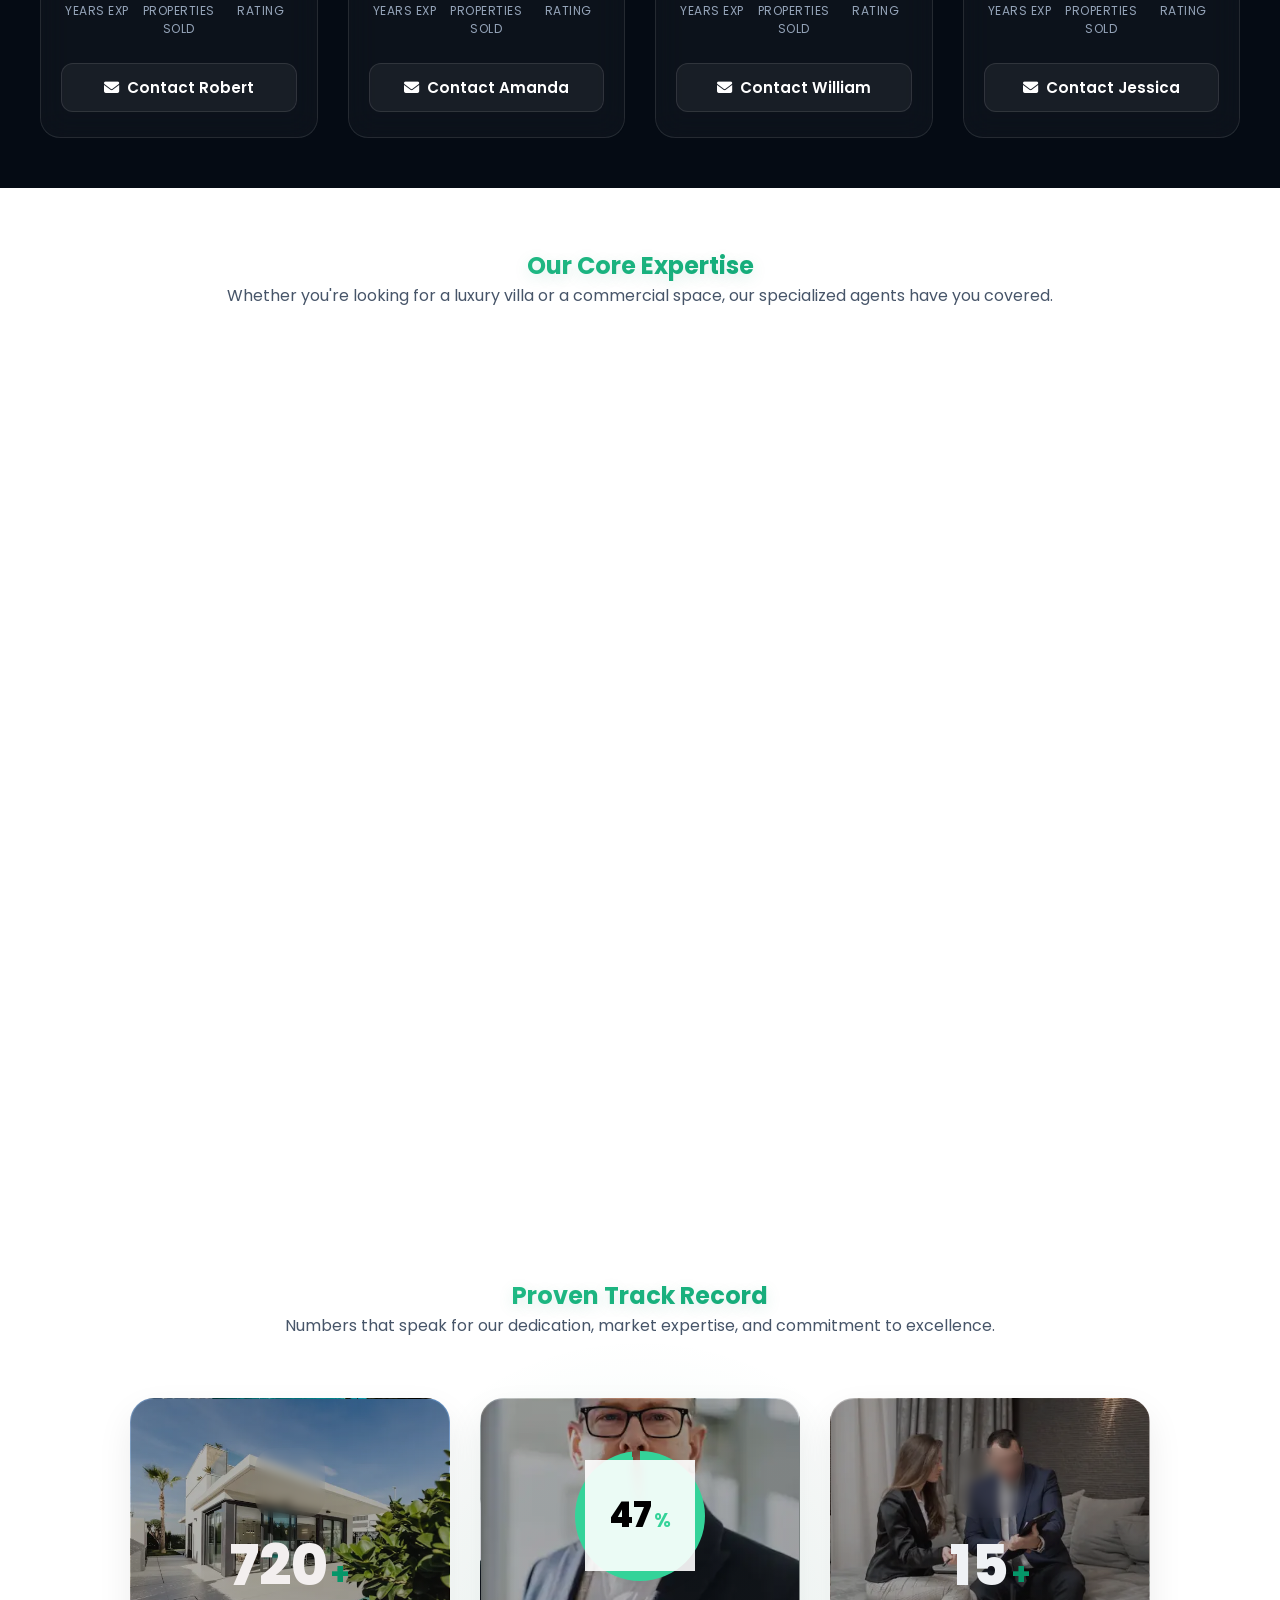
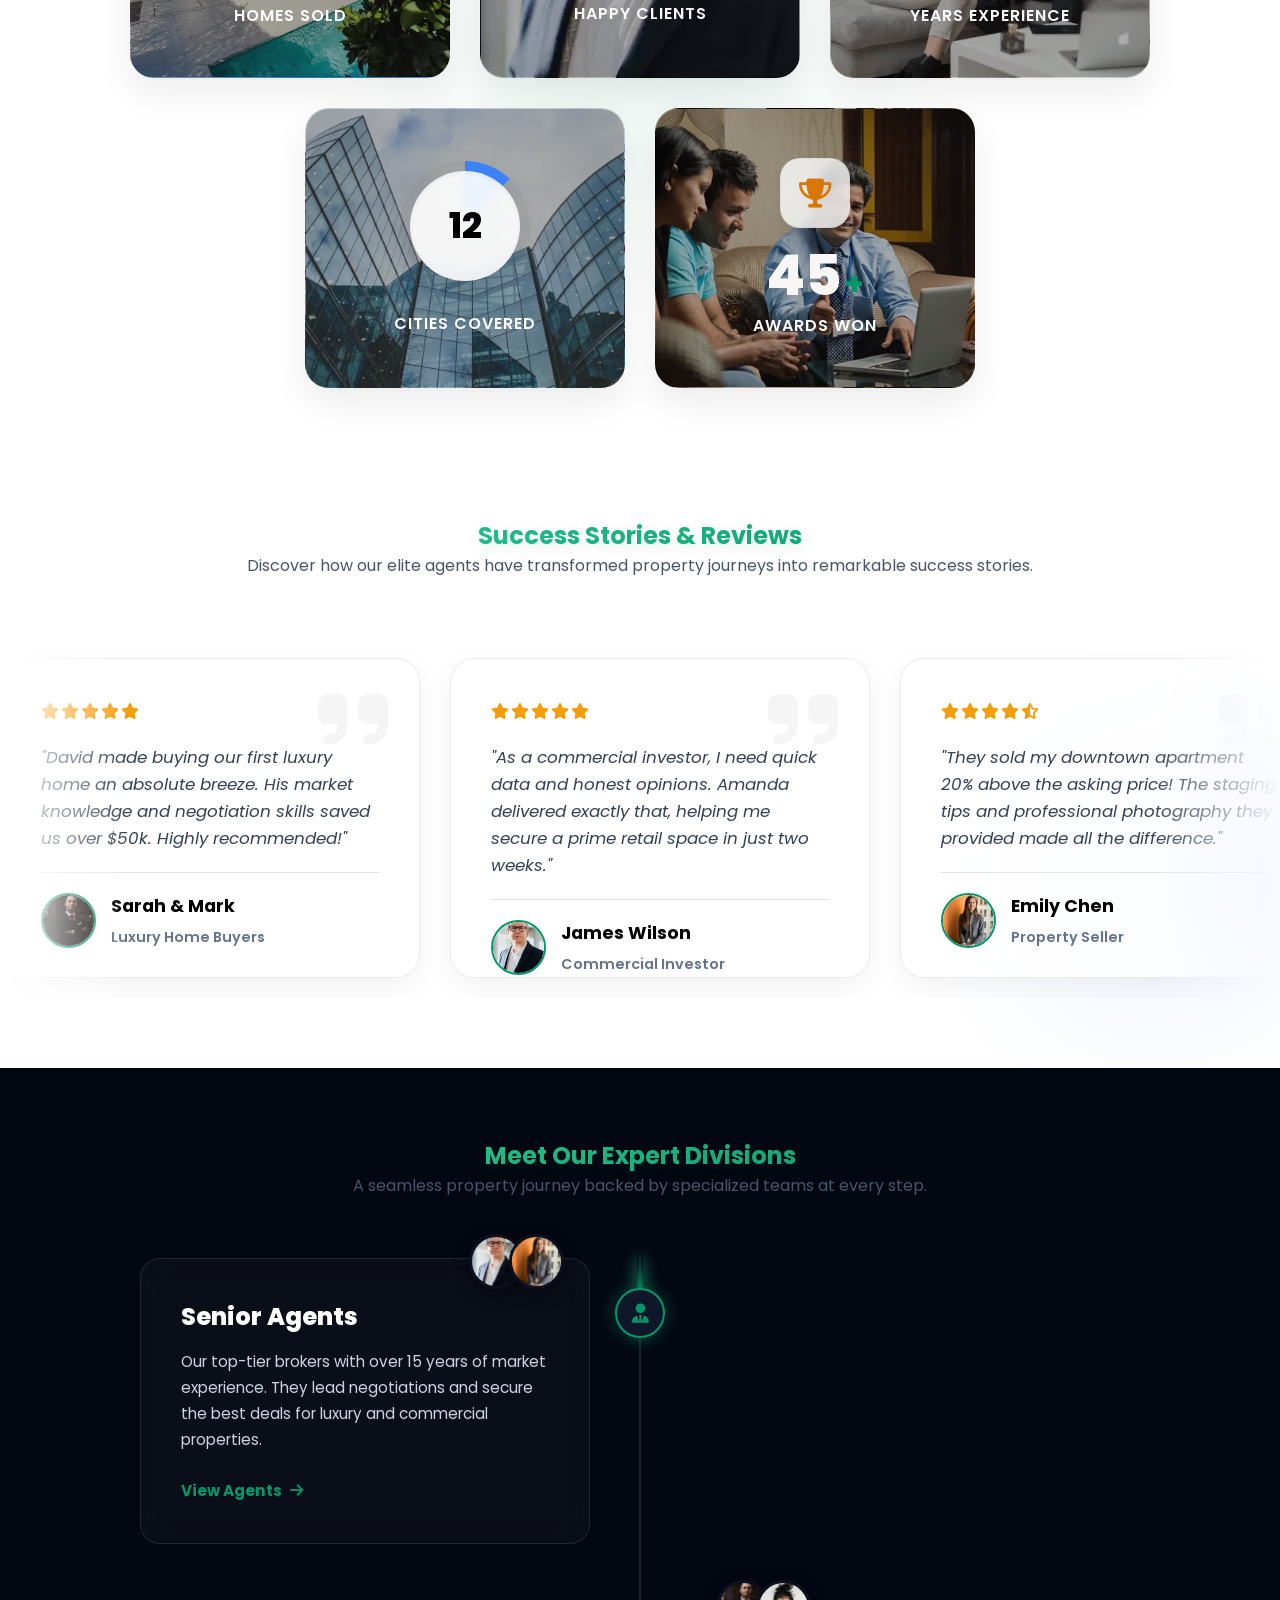
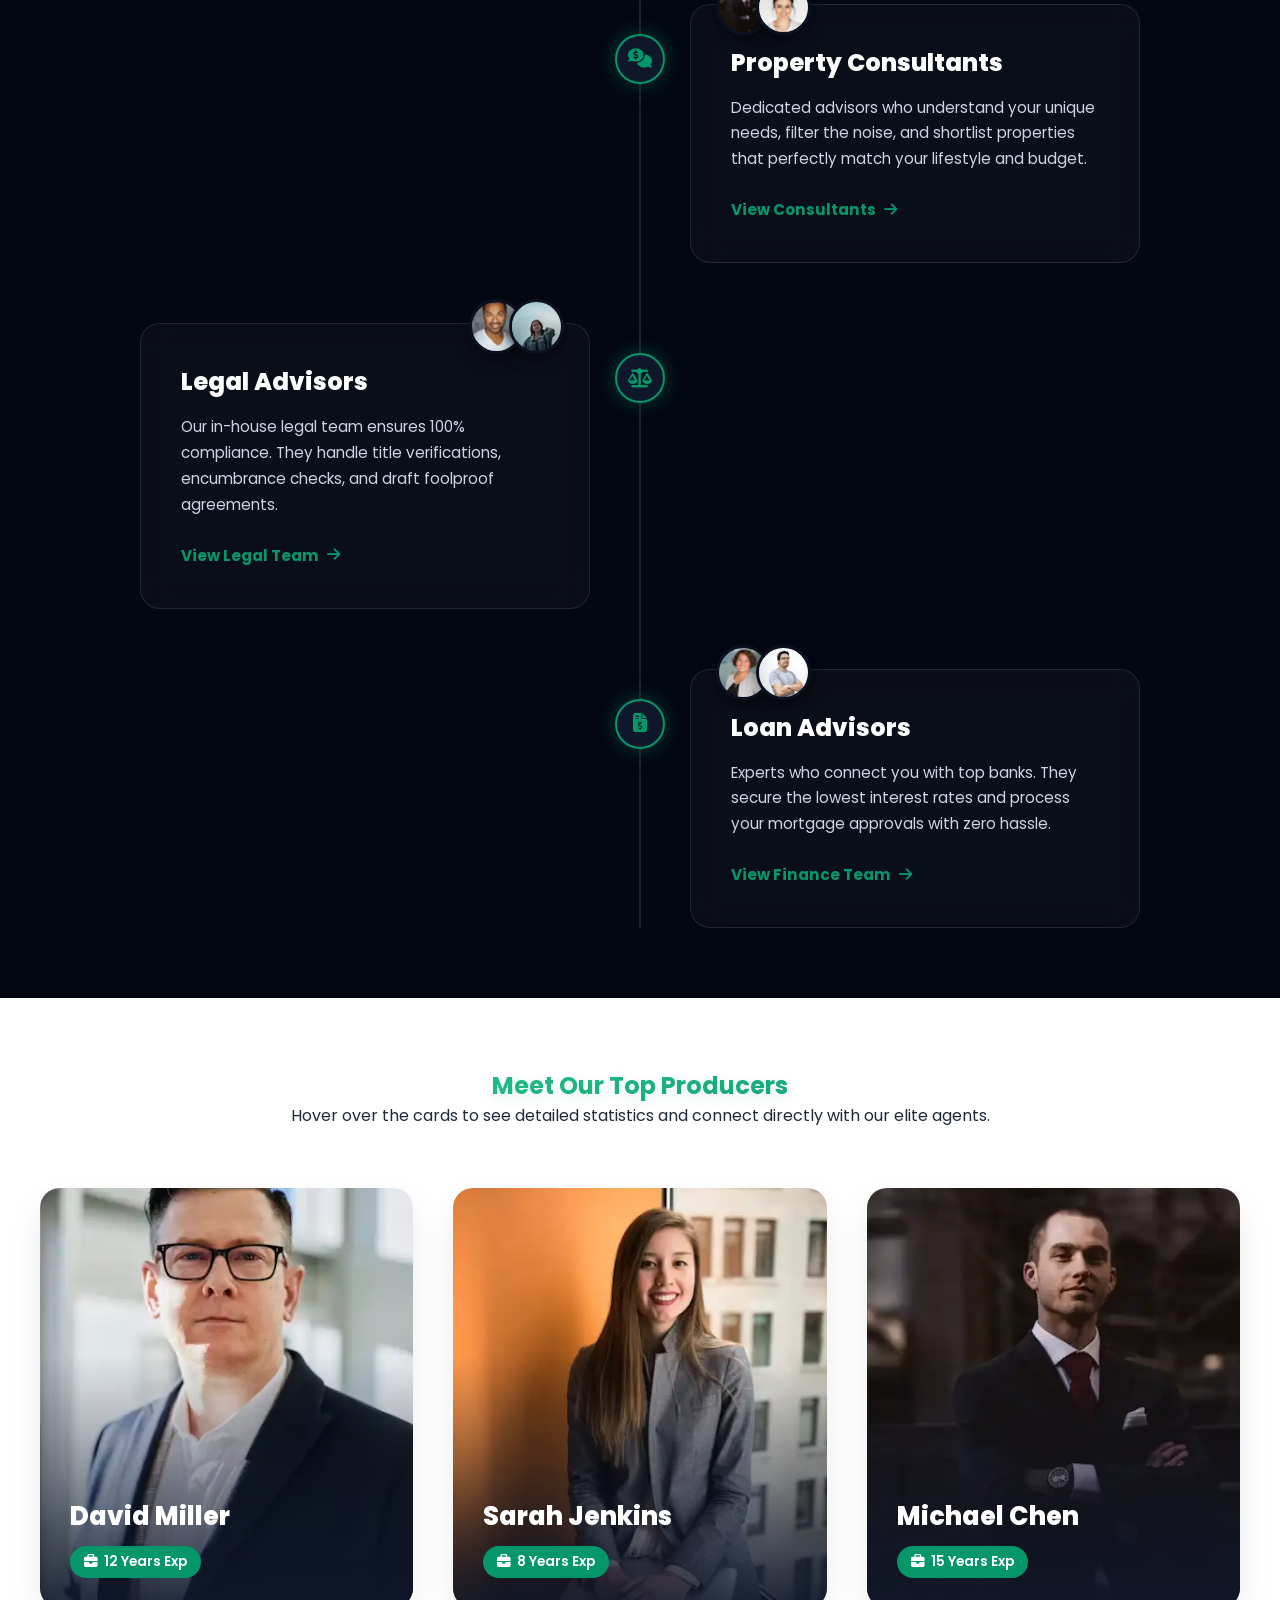
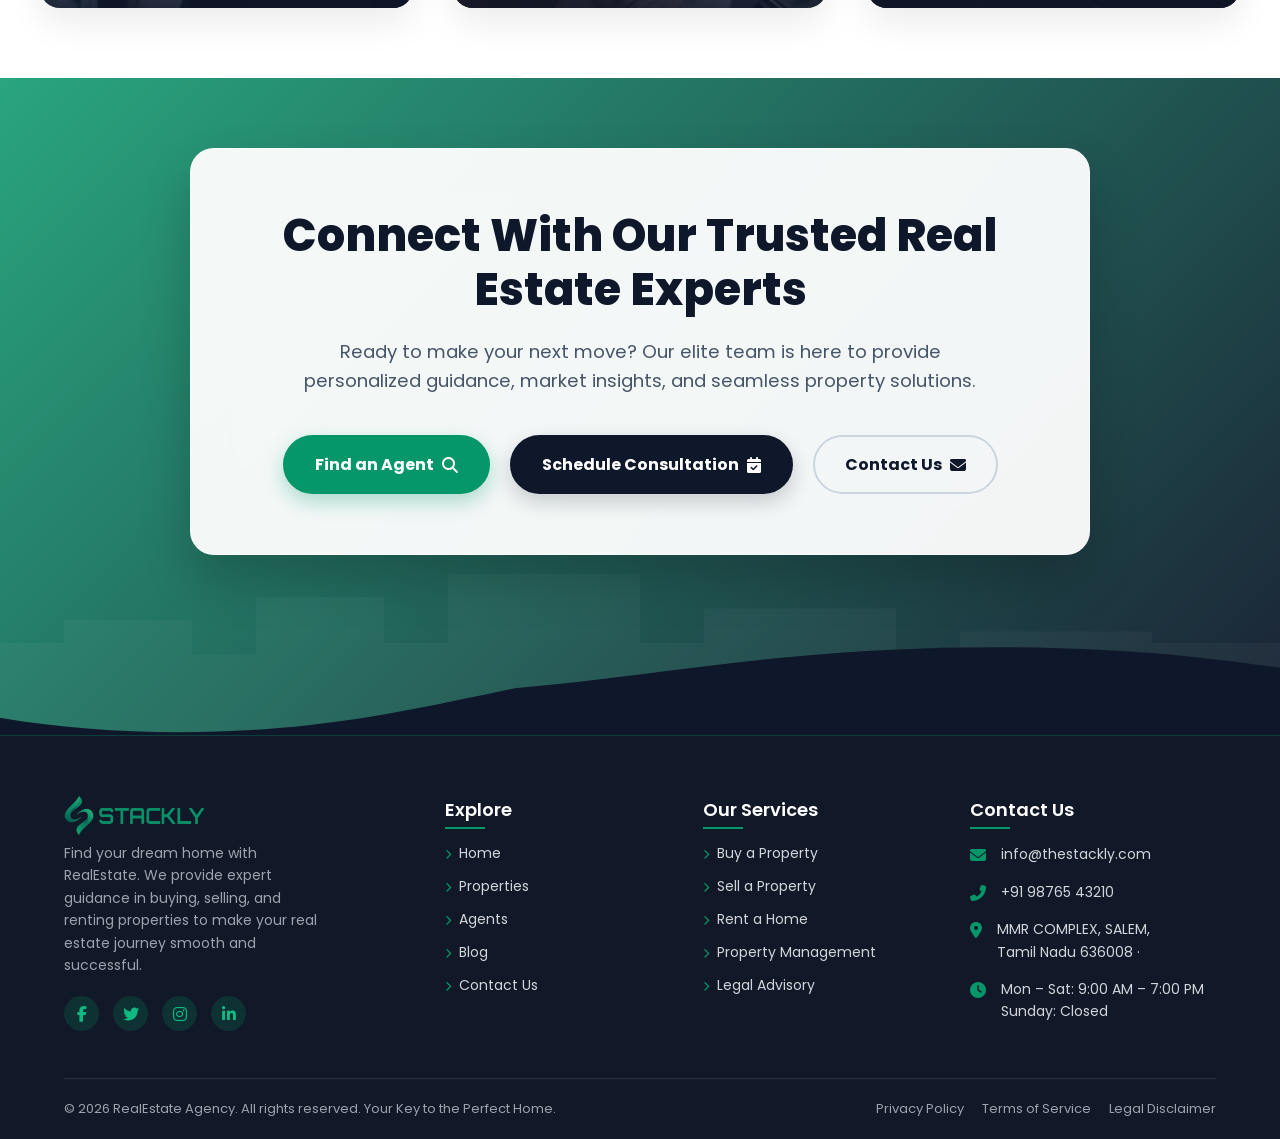
<file: blog.html>
<!DOCTYPE html>
<html lang="en">

<head>
    <meta charset="UTF-8">
    <meta name="viewport" content="width=device-width, initial-scale=1.0">
    <title>Real Estate Navbar</title>

    <link rel="stylesheet" href="https://cdnjs.cloudflare.com/ajax/libs/font-awesome/6.4.0/css/all.min.css">
    <link href="https://unpkg.com/aos@2.3.1/dist/aos.css" rel="stylesheet">
    <link rel="stylesheet" href="blog.css">
    <link rel="stylesheet" href="common.css">
</head>

<body>

    <!-- Preloader -->
    <div class="preloader-overlay" id="preloader">
        <div class="preloader-content">
            <div class="preloader-icon">
                <i class="fa-solid fa-house-chimney"></i>
            </div>
            <div class="preloader-text">
                FINDING HOMES<span class="dots"></span>
            </div>
            <div class="progress-bar">
                <div class="progress-line"></div>
            </div>
        </div>
    </div>

    <nav class="navbar">

        <div class="logo">
            <a href="index.html"><img src="./asset/darkgreen_logo.webp" alt="logo"></a>
        </div>


        <div class="nav-wrapper">
            <ul class="nav-menu">
                <li class="nav-item">
                    <a href="index.html" class="nav-link"><i class="fa-solid fa-house"></i> Home</a>
                </li>
                <li class="nav-item">
                    <a href="properties.html" class="nav-link"><i class="fa-solid fa-house-chimney-window"></i>
                        Properties</a>
                </li>
                <li class="nav-item">
                    <a href="agent.html" class="nav-link"><i class="fa-solid fa-user-tie"></i> Agents</a>
                </li>
                <li class="nav-item">
                    <a href="blog.html" class="nav-link active"><i class="fa-solid fa-pen-to-square"></i> Blog</a>
                </li>
                <li class="nav-item">
                    <a href="contact.html" class="nav-link"><i class="fa-solid fa-phone"></i> Contact</a>
                </li>
            </ul>

            <div class="nav-buttons">
                <a href="login.html" class="btn-login"><i class="fa-solid fa-user"></i> My Account</a>
                <a href="register.html" class="btn-signup"><i class="fa-solid fa-arrow-right-to-bracket"></i> Get
                    Started</a>
            </div>
        </div>


        <div class="hamburger">
            <span class="bar"></span>
            <span class="bar"></span>
            <span class="bar"></span>
        </div>
    </nav>



    <section class="blog-hero-section parallax-bg" style="background-image: url('./asset/u29.webp');">

        <div class="hero-glass-overlay"></div>

        <div class="float-shape shape-circle"></div>
        <div class="float-shape shape-square"></div>
        <div class="float-shape shape-triangle"></div>

        <div class="blog-hero-container relative-z">


            <div class="breadcrumbs">
                <a href="index.html"><i class="fas fa-home"></i> Home</a>
                <i class="fas fa-angle-double-right divider"></i>
                <span class="current-page">Blog</span>
            </div>

            <div class="hero-content-split">


                <div class="hero-text-side">
                    <h1 class="animated-headline">Real Estate Insights & <span class="text-emerald">Market Trends</span>
                    </h1>
                    <p class="hero-subtitle">Stay ahead of the curve. Discover expert advice, investment strategies, and
                        the latest property news curated just for you.</p>


                    <div class="search-wrapper">
                        <div class="hero-search-box" id="searchBoxContainer">
                            <i class="fas fa-search search-icon"></i>
                            <input type="text" id="searchInput" placeholder="Search articles, locations, or topics...">
                            <button class="btn-search" onclick="validateSearch()">Search</button>
                        </div>

                        <div id="searchError" class="search-error-msg">
                            <i class="fas fa-exclamation-circle"></i> Please enter a keyword to search.
                        </div>
                    </div>
                </div>


                <div class="hero-card-side">
                    <div class="featured-glass-card">
                        <div class="card-text-left">
                            <span class="badge-pulse"><i class="fas fa-bolt"></i> Hot Topic</span>
                            <h3>2024 Metro City Price Forecasts</h3>
                            <a href="404page.html" class="btn-read-link">Read Full Report <i
                                    class="fas fa-arrow-right"></i></a>
                        </div>
                        <div class="card-img-right" style="background-image: url('./asset/r8.webp');"></div>
                    </div>
                </div>

            </div>
        </div>

    </section>



    <section class="featured-agents-section scroll-anim">
        <div class="agents-container">

            <div class="section-header-center relative-z">
                <h2 class="gradient-text-emerald">Top Performing Agents</h2>
                <p class="text-gray-light">Meet our award-winning real estate experts who consistently deliver
                    exceptional results.</p>
            </div>

            <div class="bento-agents-grid">


                <div class="agent-bento-card bento-wide">
                    <div class="agent-img-box">
                        <img src="./asset/r4.webp" alt="Top Agent">
                        <div class="agent-rating"><i class="fas fa-star"></i> 4.9 (120 Reviews)</div>
                    </div>
                    <div class="agent-info">
                        <div class="agent-header">
                            <h3>David Miller <i class="fas fa-check-circle verified-badge" title="Verified Expert"></i>
                            </h3>
                            <span class="agent-role">Luxury Property Specialist</span>
                        </div>
                        <div class="agent-awards">
                            <span class="award-chip"><i class="fas fa-trophy"></i> Agent of the Year '23</span>
                            <span class="award-chip"><i class="fas fa-home"></i> 50+ Homes Sold</span>
                        </div>
                        <p>David brings 12 years of experience in the premium residential market, helping high-net-worth
                            clients secure exclusive properties.</p>
                        <a href="404page.html" class="btn-card-outline">View Profile <i
                                class="fas fa-arrow-right"></i></a>
                    </div>
                </div>


                <div class="agent-bento-card">
                    <div class="agent-img-box">
                        <img src="./asset/r7.webp" alt="Agent">
                        <div class="agent-rating"><i class="fas fa-star"></i> 4.8</div>
                    </div>
                    <div class="agent-info">
                        <div class="agent-header">
                            <h3>Sarah Jenkins <i class="fas fa-check-circle verified-badge"></i></h3>
                            <span class="agent-role">Commercial Expert</span>
                        </div>
                        <p>Expert in corporate leasing and commercial ROI.</p>
                        <a href="404page.html" class="btn-card-outline mt-auto">View Profile <i
                                class="fas fa-arrow-right"></i></a>
                    </div>
                </div>


                <div class="agent-bento-card">
                    <div class="agent-img-box">
                        <img src="./asset/r6.webp" alt="Agent">
                        <div class="agent-rating"><i class="fas fa-star"></i> 5.0</div>
                    </div>
                    <div class="agent-info">
                        <div class="agent-header">
                            <h3>Michael Chen <i class="fas fa-check-circle verified-badge"></i></h3>
                            <span class="agent-role">Investment Advisor</span>
                        </div>
                        <p>Data-driven investor focusing on high-yield markets.</p>
                        <a href="404page.html" class="btn-card-outline mt-auto">View Profile <i
                                class="fas fa-arrow-right"></i></a>
                    </div>
                </div>


                <div class="agent-bento-card bento-wide-reverse">
                    <div class="agent-info">
                        <div class="agent-header">
                            <h3>Elena Rodriguez <i class="fas fa-check-circle verified-badge"></i></h3>
                            <span class="agent-role">First-Time Buyer Specialist</span>
                        </div>
                        <div class="agent-awards">
                            <span class="award-chip"><i class="fas fa-medal"></i> Top Negotiator</span>
                            <span class="award-chip"><i class="fas fa-smile"></i> 100% Client Success</span>
                        </div>
                        <p>Elena makes the complex home buying process seamless and stress-free for new buyers with her
                            exceptional negotiation skills.</p>
                        <a href="404page.html" class="btn-card-outline">View Profile <i
                                class="fas fa-arrow-right"></i></a>
                    </div>
                    <div class="agent-img-box">
                        <img src="./asset/r5.webp" alt="Agent">
                        <div class="agent-rating"><i class="fas fa-star"></i> 4.9 (85 Reviews)</div>
                    </div>
                </div>

            </div>
        </div>
    </section>



    <section class="agent-collection-section scroll-anim">
        <div class="collection-container">

            <div class="section-header-center relative-z">
                <h2 class="gradient-text-emerald">Meet Our Elite Experts</h2>
                <p class="text-gray-light">Browse through our complete collection of certified real estate professionals
                    ready to help you.</p>
            </div>

            <div class="agent-grid">


                <div class="glass-agent-card">
                    <div class="agent-photo-box">
                        <img src="./asset/u1.webp" alt="Agent Profile">


                        <div class="social-links-overlay">
                            <a href="404page.html" style="--delay: 0.1s"><i class="fab fa-linkedin-in"></i></a>
                            <a href="404page.html" style="--delay: 0.2s"><i class="fab fa-twitter"></i></a>
                            <a href="404page.html" style="--delay: 0.3s"><i class="fab fa-instagram"></i></a>
                        </div>
                    </div>

                    <div class="agent-details">
                        <div class="agent-name-role">
                            <h3>Robert Fox</h3>
                            <span class="designation">Senior Real Estate Broker</span>
                        </div>


                        <div class="agent-stats-grid">
                            <div class="stat-box">
                                <span class="stat-value">12+</span>
                                <span class="stat-label">Years Exp</span>
                            </div>
                            <div class="stat-box">
                                <span class="stat-value">340</span>
                                <span class="stat-label">Properties Sold</span>
                            </div>
                            <div class="stat-box">
                                <span class="stat-value text-warning"><i class="fas fa-star"></i> 4.9</span>
                                <span class="stat-label">Rating</span>
                            </div>
                        </div>

                        <a href="404page.html" class="btn-contact-agent"><i class="fas fa-envelope"></i> Contact
                            Robert</a>
                    </div>
                </div>


                <div class="glass-agent-card">
                    <div class="agent-photo-box">
                        <img src="./asset/u2.webp" alt="Agent Profile">

                        <div class="social-links-overlay">
                            <a href="404page.html" style="--delay: 0.1s"><i class="fab fa-linkedin-in"></i></a>
                            <a href="404page.html" style="--delay: 0.2s"><i class="fab fa-twitter"></i></a>
                            <a href="404page.html" style="--delay: 0.3s"><i class="fab fa-instagram"></i></a>
                        </div>
                    </div>

                    <div class="agent-details">
                        <div class="agent-name-role">
                            <h3>Amanda Smith</h3>
                            <span class="designation">Luxury Homes Specialist</span>
                        </div>

                        <div class="agent-stats-grid">
                            <div class="stat-box">
                                <span class="stat-value">8</span>
                                <span class="stat-label">Years Exp</span>
                            </div>
                            <div class="stat-box">
                                <span class="stat-value">185</span>
                                <span class="stat-label">Properties Sold</span>
                            </div>
                            <div class="stat-box">
                                <span class="stat-value text-warning"><i class="fas fa-star"></i> 5.0</span>
                                <span class="stat-label">Rating</span>
                            </div>
                        </div>

                        <a href="404page.html" class="btn-contact-agent"><i class="fas fa-envelope"></i> Contact
                            Amanda</a>
                    </div>
                </div>


                <div class="glass-agent-card">
                    <div class="agent-photo-box">
                        <img src="./asset/u3.webp" alt="Agent Profile">

                        <div class="social-links-overlay">
                            <a href="404page.html" style="--delay: 0.1s"><i class="fab fa-linkedin-in"></i></a>
                            <a href="404page.html" style="--delay: 0.2s"><i class="fab fa-twitter"></i></a>
                            <a href="404page.html" style="--delay: 0.3s"><i class="fab fa-instagram"></i></a>
                        </div>
                    </div>

                    <div class="agent-details">
                        <div class="agent-name-role">
                            <h3>William Chen</h3>
                            <span class="designation">Commercial Property Agent</span>
                        </div>

                        <div class="agent-stats-grid">
                            <div class="stat-box">
                                <span class="stat-value">15</span>
                                <span class="stat-label">Years Exp</span>
                            </div>
                            <div class="stat-box">
                                <span class="stat-value">420</span>
                                <span class="stat-label">Properties Sold</span>
                            </div>
                            <div class="stat-box">
                                <span class="stat-value text-warning"><i class="fas fa-star"></i> 4.8</span>
                                <span class="stat-label">Rating</span>
                            </div>
                        </div>

                        <a href="404page.html" class="btn-contact-agent"><i class="fas fa-envelope"></i> Contact
                            William</a>
                    </div>
                </div>


                <div class="glass-agent-card">
                    <div class="agent-photo-box">
                        <img src="./asset/u5.webp" alt="Agent Profile">

                        <div class="social-links-overlay">
                            <a href="404page.html" style="--delay: 0.1s"><i class="fab fa-linkedin-in"></i></a>
                            <a href="404page.html" style="--delay: 0.2s"><i class="fab fa-twitter"></i></a>
                            <a href="404page.html" style="--delay: 0.3s"><i class="fab fa-instagram"></i></a>
                        </div>
                    </div>

                    <div class="agent-details">
                        <div class="agent-name-role">
                            <h3>Jessica Taylor</h3>
                            <span class="designation">Residential Consultant</span>
                        </div>

                        <div class="agent-stats-grid">
                            <div class="stat-box">
                                <span class="stat-value">6</span>
                                <span class="stat-label">Years Exp</span>
                            </div>
                            <div class="stat-box">
                                <span class="stat-value">150</span>
                                <span class="stat-label">Properties Sold</span>
                            </div>
                            <div class="stat-box">
                                <span class="stat-value text-warning"><i class="fas fa-star"></i> 4.9</span>
                                <span class="stat-label">Rating</span>
                            </div>
                        </div>

                        <a href="404page.html" class="btn-contact-agent"><i class="fas fa-envelope"></i> Contact
                            Jessica</a>
                    </div>
                </div>

            </div>
        </div>
    </section>



    <section class="expertise-section scroll-anim">


        <div class="bg-shape-hex shape-hex-1"></div>
        <div class="bg-shape-hex shape-hex-2"></div>

        <div class="expertise-container relative-z">

            <div class="section-header-center">
                <h2 class="gradient-text-emerald">Our Core Expertise</h2>
                <p class="text-gray-light">Whether you're looking for a luxury villa or a commercial space, our
                    specialized agents have you covered.</p>
            </div>

            <div class="expertise-flip-grid">


                <div class="expert-flip-card">
                    <div class="expert-flip-inner">

                        <div class="expert-flip-front" style="background-image: url('./asset/o4.webp');">
                            <div class="front-overlay"></div>
                            <i class="fas fa-gem front-icon"></i>
                            <h3>Luxury Homes</h3>
                        </div>

                        <div class="expert-flip-back">
                            <i class="fas fa-gem back-icon-watermark"></i>
                            <h4>Luxury Homes</h4>
                            <p>Work with our elite agents to find exclusive, high-net-worth properties with premium
                                amenities.</p>
                            <ul class="expert-features">
                                <li><i class="fas fa-check"></i> Private Villas</li>
                                <li><i class="fas fa-check"></i> Sea-facing Mansions</li>
                            </ul>
                            <a href="404page.html" class="btn-flip-action">View Experts <i
                                    class="fas fa-arrow-right"></i></a>
                        </div>
                    </div>
                </div>


                <div class="expert-flip-card">
                    <div class="expert-flip-inner">
                        <div class="expert-flip-front" style="background-image: url('./asset/u27.webp');">
                            <div class="front-overlay"></div>
                            <i class="fas fa-building front-icon"></i>
                            <h3>Apartments</h3>
                        </div>
                        <div class="expert-flip-back">
                            <i class="fas fa-building back-icon-watermark"></i>
                            <h4>Apartments</h4>
                            <p>From cozy studios to luxury penthouses, discover the best high-rise living spaces in the
                                city.</p>
                            <ul class="expert-features">
                                <li><i class="fas fa-check"></i> Gated Communities</li>
                                <li><i class="fas fa-check"></i> Premium Penthouses</li>
                            </ul>
                            <a href="404page.html" class="btn-flip-action">View Experts <i
                                    class="fas fa-arrow-right"></i></a>
                        </div>
                    </div>
                </div>


                <div class="expert-flip-card">
                    <div class="expert-flip-inner">
                        <div class="expert-flip-front" style="background-image: url('./asset/u26.webp');">
                            <div class="front-overlay"></div>
                            <i class="fas fa-house-user front-icon"></i>
                            <h3>Villas</h3>
                        </div>
                        <div class="expert-flip-back">
                            <i class="fas fa-house-user back-icon-watermark"></i>
                            <h4>Villas</h4>
                            <p>Independent houses offering ultimate privacy, private gardens, and spacious living areas.
                            </p>
                            <ul class="expert-features">
                                <li><i class="fas fa-check"></i> Independent Layouts</li>
                                <li><i class="fas fa-check"></i> Custom Architecture</li>
                            </ul>
                            <a href="404page.html" class="btn-flip-action">View Experts <i
                                    class="fas fa-arrow-right"></i></a>
                        </div>
                    </div>
                </div>


                <div class="expert-flip-card">
                    <div class="expert-flip-inner">
                        <div class="expert-flip-front" style="background-image: url('./asset/u14.webp');">
                            <div class="front-overlay"></div>
                            <i class="fas fa-city front-icon"></i>
                            <h3>Commercial</h3>
                        </div>
                        <div class="expert-flip-back">
                            <i class="fas fa-city back-icon-watermark"></i>
                            <h4>Commercial</h4>
                            <p>Secure high-ROI commercial properties, retail spaces, and office buildings in prime hubs.
                            </p>
                            <ul class="expert-features">
                                <li><i class="fas fa-check"></i> Office Spaces</li>
                                <li><i class="fas fa-check"></i> Retail Outlets</li>
                            </ul>
                            <a href="404page.html" class="btn-flip-action">View Experts <i
                                    class="fas fa-arrow-right"></i></a>
                        </div>
                    </div>
                </div>


                <div class="expert-flip-card">
                    <div class="expert-flip-inner">
                        <div class="expert-flip-front" style="background-image: url(./asset/u16.webp);">
                            <div class="front-overlay"></div>
                            <i class="fas fa-map-marked-alt front-icon"></i>
                            <h3>Plots & Land</h3>
                        </div>
                        <div class="expert-flip-back">
                            <i class="fas fa-map-marked-alt back-icon-watermark"></i>
                            <h4>Plots & Land</h4>
                            <p>Invest in rapidly appreciating land parcels and DTCP approved residential plots.</p>
                            <ul class="expert-features">
                                <li><i class="fas fa-check"></i> Investment Plots</li>
                                <li><i class="fas fa-check"></i> Agricultural Land</li>
                            </ul>
                            <a href="404page.html" class="btn-flip-action">View Experts <i
                                    class="fas fa-arrow-right"></i></a>
                        </div>
                    </div>
                </div>


                <div class="expert-flip-card">
                    <div class="expert-flip-inner">
                        <div class="expert-flip-front" style="background-image: url('./asset/u17.webp');">
                            <div class="front-overlay"></div>
                            <i class="fas fa-key front-icon"></i>
                            <h3>Rental Properties</h3>
                        </div>
                        <div class="expert-flip-back">
                            <i class="fas fa-key back-icon-watermark"></i>
                            <h4>Rental Properties</h4>
                            <p>Generate consistent passive income with our verified tenant screening and rental
                                management.</p>
                            <ul class="expert-features">
                                <li><i class="fas fa-check"></i> Tenant Screening</li>
                                <li><i class="fas fa-check"></i> Property Management</li>
                            </ul>
                            <a href="404page.html" class="btn-flip-action">View Experts <i
                                    class="fas fa-arrow-right"></i></a>
                        </div>
                    </div>
                </div>

            </div>
        </div>
    </section>



    <section class="success-stats-section scroll-anim">

        <div class="stats-bg-glow"></div>

        <div class="stats-container relative-z">

            <div class="section-header-center">
                <h2 class="gradient-text-emerald">Proven Track Record</h2>
                <p class="text-gray-light">Numbers that speak for our dedication, market expertise, and commitment to
                    excellence.</p>
            </div>

            <div class="stats-flex-grid">


                <div class="stat-glass-card" style="background-image: url('./asset/o4.webp');">
                    <div class="stat-card-overlay"></div>
                    <div class="stat-content-z">
                        <div class="stat-icon-box glow-emerald">
                            <i class="fas fa-home"></i>
                        </div>
                        <div class="stat-number-row">
                            <h3 class="stat-counter" data-target="1500">0</h3>
                            <span class="stat-suffix">+</span>
                        </div>
                        <p class="stat-title">Homes Sold</p>
                    </div>
                </div>


                <div class="stat-glass-card" style="background-image: url('./asset/u1.webp');">
                    <div class="stat-card-overlay"></div>
                    <div class="stat-content-z">
                        <div class="circular-progress-ring" style="--progress: 98; --ring-color: #34d399;">
                            <div class="ring-inner">
                                <span class="stat-counter" data-target="98">0</span><span class="ring-suffix">%</span>
                            </div>
                        </div>
                        <p class="stat-title mt-4">Happy Clients</p>
                    </div>
                </div>


                <div class="stat-glass-card" style="background-image: url('./asset/r8.webp');">
                    <div class="stat-card-overlay"></div>
                    <div class="stat-content-z">
                        <div class="stat-icon-box glow-blue">
                            <i class="fas fa-calendar-alt"></i>
                        </div>
                        <div class="stat-number-row text-blue">
                            <h3 class="stat-counter" data-target="15">0</h3>
                            <span class="stat-suffix">+</span>
                        </div>
                        <p class="stat-title">Years Experience</p>
                    </div>
                </div>


                <div class="stat-glass-card" style="background-image: url('./asset/u27.webp');">
                    <div class="stat-card-overlay"></div>
                    <div class="stat-content-z">
                        <div class="circular-progress-ring" style="--progress: 12; --ring-color: #3b82f6;">
                            <div class="ring-inner">
                                <span class="stat-counter" data-target="12">0</span>
                            </div>
                        </div>
                        <p class="stat-title mt-4">Cities Covered</p>
                    </div>
                </div>


                <div class="stat-glass-card" style="background-image: url('./asset/r4.webp');">
                    <div class="stat-card-overlay"></div>
                    <div class="stat-content-z">
                        <div class="stat-icon-box glow-gold">
                            <i class="fas fa-trophy"></i>
                        </div>
                        <div class="stat-number-row text-gold">
                            <h3 class="stat-counter" data-target="45">0</h3>
                            <span class="stat-suffix">+</span>
                        </div>
                        <p class="stat-title">Awards Won</p>
                    </div>
                </div>

            </div>
        </div>
    </section>



    <section class="agent-success-section scroll-anim">


        <div class="success-bg-glow"></div>

        <div class="success-container relative-z">

            <div class="section-header-center">
                <h2 class="gradient-text-emerald">Success Stories & Reviews</h2>
                <p class="text-gray-light">Discover how our elite agents have transformed property journeys into
                    remarkable success stories.</p>
            </div>


            <div class="marquee-wrapper">
                <div class="marquee-track">


                    <div class="story-glass-card">
                        <i class="fas fa-quote-right floating-quote"></i>
                        <div class="story-content">
                            <div class="rating-stars">
                                <i class="fas fa-star"></i><i class="fas fa-star"></i><i class="fas fa-star"></i><i
                                    class="fas fa-star"></i><i class="fas fa-star"></i>
                            </div>
                            <p class="review-text">"David made buying our first luxury home an absolute breeze. His
                                market knowledge and negotiation skills saved us over $50k. Highly recommended!"</p>
                            <div class="client-profile">
                                <img src="./asset/u3.webp" alt="Client">
                                <div class="client-info">
                                    <h4>Sarah & Mark</h4>
                                    <span>Luxury Home Buyers</span>
                                </div>
                            </div>
                        </div>
                    </div>


                    <div class="story-glass-card">
                        <i class="fas fa-quote-right floating-quote"></i>
                        <div class="story-content">
                            <div class="rating-stars">
                                <i class="fas fa-star"></i><i class="fas fa-star"></i><i class="fas fa-star"></i><i
                                    class="fas fa-star"></i><i class="fas fa-star"></i>
                            </div>
                            <p class="review-text">"As a commercial investor, I need quick data and honest opinions.
                                Amanda delivered exactly that, helping me secure a prime retail space in just two
                                weeks."</p>
                            <div class="client-profile">
                                <img src="./asset/u1.webp" alt="Client">
                                <div class="client-info">
                                    <h4>James Wilson</h4>
                                    <span>Commercial Investor</span>
                                </div>
                            </div>
                        </div>
                    </div>


                    <div class="story-glass-card">
                        <i class="fas fa-quote-right floating-quote"></i>
                        <div class="story-content">
                            <div class="rating-stars">
                                <i class="fas fa-star"></i><i class="fas fa-star"></i><i class="fas fa-star"></i><i
                                    class="fas fa-star"></i><i class="fas fa-star-half-alt"></i>
                            </div>
                            <p class="review-text">"They sold my downtown apartment 20% above the asking price! The
                                staging tips and professional photography they provided made all the difference."</p>
                            <div class="client-profile">
                                <img src="./asset/u2.webp" alt="Client">
                                <div class="client-info">
                                    <h4>Emily Chen</h4>
                                    <span>Property Seller</span>
                                </div>
                            </div>
                        </div>
                    </div>


                    <div class="story-glass-card">
                        <i class="fas fa-quote-right floating-quote"></i>
                        <div class="story-content">
                            <div class="rating-stars">
                                <i class="fas fa-star"></i><i class="fas fa-star"></i><i class="fas fa-star"></i><i
                                    class="fas fa-star"></i><i class="fas fa-star"></i>
                            </div>
                            <p class="review-text">"Relocating to a new city was stressful, but their team found us the
                                perfect rental villa near my new office within just 3 days of property tours."</p>
                            <div class="client-profile">
                                <img src="./asset/u5.webp" alt="Client">
                                <div class="client-info">
                                    <h4>Michael Brown</h4>
                                    <span>Corporate Relocation</span>
                                </div>
                            </div>
                        </div>
                    </div>



                    <div class="story-glass-card">
                        <i class="fas fa-quote-right floating-quote"></i>
                        <div class="story-content">
                            <div class="rating-stars">
                                <i class="fas fa-star"></i><i class="fas fa-star"></i><i class="fas fa-star"></i><i
                                    class="fas fa-star"></i><i class="fas fa-star"></i>
                            </div>
                            <p class="review-text">"David made buying our first luxury home an absolute breeze. His
                                market knowledge and negotiation skills saved us over $50k. Highly recommended!"</p>
                            <div class="client-profile">
                                <img src="./asset/u3.webp" alt="Client">
                                <div class="client-info">
                                    <h4>Sarah & Mark</h4>
                                    <span>Luxury Home Buyers</span>
                                </div>
                            </div>
                        </div>
                    </div>

                    <div class="story-glass-card">
                        <i class="fas fa-quote-right floating-quote"></i>
                        <div class="story-content">
                            <div class="rating-stars">
                                <i class="fas fa-star"></i><i class="fas fa-star"></i><i class="fas fa-star"></i><i
                                    class="fas fa-star"></i><i class="fas fa-star"></i>
                            </div>
                            <p class="review-text">"As a commercial investor, I need quick data and honest opinions.
                                Amanda delivered exactly that, helping me secure a prime retail space in just two
                                weeks."</p>
                            <div class="client-profile">
                                <img src="./asset/u1.webp" alt="Client">
                                <div class="client-info">
                                    <h4>James Wilson</h4>
                                    <span>Commercial Investor</span>
                                </div>
                            </div>
                        </div>
                    </div>

                    <div class="story-glass-card">
                        <i class="fas fa-quote-right floating-quote"></i>
                        <div class="story-content">
                            <div class="rating-stars">
                                <i class="fas fa-star"></i><i class="fas fa-star"></i><i class="fas fa-star"></i><i
                                    class="fas fa-star"></i><i class="fas fa-star-half-alt"></i>
                            </div>
                            <p class="review-text">"They sold my downtown apartment 20% above the asking price! The
                                staging tips and professional photography they provided made all the difference."</p>
                            <div class="client-profile">
                                <img src="./asset/u2.webp" alt="Client">
                                <div class="client-info">
                                    <h4>Emily Chen</h4>
                                    <span>Property Seller</span>
                                </div>
                            </div>
                        </div>
                    </div>

                    <div class="story-glass-card">
                        <i class="fas fa-quote-right floating-quote"></i>
                        <div class="story-content">
                            <div class="rating-stars">
                                <i class="fas fa-star"></i><i class="fas fa-star"></i><i class="fas fa-star"></i><i
                                    class="fas fa-star"></i><i class="fas fa-star"></i>
                            </div>
                            <p class="review-text">"Relocating to a new city was stressful, but their team found us the
                                perfect rental villa near my new office within just 3 days of property tours."</p>
                            <div class="client-profile">
                                <img src="./asset/u5.webp" alt="Client">
                                <div class="client-info">
                                    <h4>Michael Brown</h4>
                                    <span>Corporate Relocation</span>
                                </div>
                            </div>
                        </div>
                    </div>

                </div>
            </div>

        </div>
    </section>



    <section class="team-timeline-section scroll-anim">

        <div class="timeline-container relative-z">

            <div class="section-header-center">
                <h2 class="gradient-text-emerald">Meet Our Expert Divisions</h2>
                <p class="text-gray-light">A seamless property journey backed by specialized teams at every step.</p>
            </div>


            <div class="timeline-wrapper">


                <div class="timeline-center-line">
                    <div class="line-glow-indicator"></div>
                </div>


                <div class="timeline-row left-align">
                    <div class="timeline-dot"><i class="fas fa-user-tie"></i></div>
                    <div class="timeline-glass-card">
                        <div class="floating-avatars">
                            <img src="./asset/u1.webp" alt="Agent" class="avatar float-slow">
                            <img src="./asset/u2.webp" alt="Agent" class="avatar float-fast">
                        </div>
                        <h3>Senior Agents</h3>
                        <p>Our top-tier brokers with over 15 years of market experience. They lead negotiations and
                            secure the best deals for luxury and commercial properties.</p>
                        <a href="404page.html" class="team-link">View Agents <i class="fas fa-arrow-right"></i></a>
                    </div>
                </div>


                <div class="timeline-row right-align">
                    <div class="timeline-dot"><i class="fas fa-comments-dollar"></i></div>
                    <div class="timeline-glass-card">
                        <div class="floating-avatars">
                            <img src="./asset/u3.webp" alt="Consultant" class="avatar float-fast">
                            <img src="./asset/u5.webp" alt="Consultant" class="avatar float-slow">
                        </div>
                        <h3>Property Consultants</h3>
                        <p>Dedicated advisors who understand your unique needs, filter the noise, and shortlist
                            properties that perfectly match your lifestyle and budget.</p>
                        <a href="404page.html" class="team-link">View Consultants <i class="fas fa-arrow-right"></i></a>
                    </div>
                </div>


                <div class="timeline-row left-align">
                    <div class="timeline-dot"><i class="fas fa-balance-scale"></i></div>
                    <div class="timeline-glass-card">
                        <div class="floating-avatars">
                            <img src="./asset/t4.webp" alt="Legal" class="avatar float-slow">
                            <img src="./asset/t3.webp" alt="Legal" class="avatar float-fast">
                        </div>
                        <h3>Legal Advisors</h3>
                        <p>Our in-house legal team ensures 100% compliance. They handle title verifications, encumbrance
                            checks, and draft foolproof agreements.</p>
                        <a href="404page.html" class="team-link">View Legal Team <i class="fas fa-arrow-right"></i></a>
                    </div>
                </div>


                <div class="timeline-row right-align">
                    <div class="timeline-dot"><i class="fas fa-file-invoice-dollar"></i></div>
                    <div class="timeline-glass-card">
                        <div class="floating-avatars">
                            <img src="./asset/t2.webp" alt="Finance" class="avatar float-fast">
                            <img src="./asset/t1.webp" alt="Finance" class="avatar float-slow">
                        </div>
                        <h3>Loan Advisors</h3>
                        <p>Experts who connect you with top banks. They secure the lowest interest rates and process
                            your mortgage approvals with zero hassle.</p>
                        <a href="404page.html" class="team-link">View Finance Team <i
                                class="fas fa-arrow-right"></i></a>
                    </div>
                </div>

            </div>
        </div>
    </section>



    <section class="agent-flip-section scroll-anim">
        <div class="flip-container">

            <div class="section-header-center">
                <h2 class="gradient-text-emerald">Meet Our Top Producers</h2>
                <p class="text-gray">Hover over the cards to see detailed statistics and connect directly with our elite
                    agents.</p>
            </div>

            <div class="agent-flip-grid">


                <div class="flip-card-wrapper js-tilt-effect">
                    <div class="flip-card-inner">


                        <div class="flip-card-front" style="background-image: url('./asset/u1.webp');">
                            <div class="front-gradient-overlay"></div>
                            <div class="front-content">
                                <h3>David Miller</h3>
                                <span class="exp-badge"><i class="fas fa-briefcase"></i> 12 Years Exp</span>
                            </div>
                        </div>


                        <div class="flip-card-back glass-light-card">
                            <h4 class="back-name">David Miller</h4>
                            <p class="back-spec text-emerald">Luxury Homes Specialist</p>

                            <div class="back-stats-box">
                                <div class="stat-item">
                                    <span class="stat-num">350+</span>
                                    <span class="stat-text">Total Sales</span>
                                </div>
                                <div class="stat-item">
                                    <span class="stat-num text-warning"><i class="fas fa-star"></i> 4.9</span>
                                    <span class="stat-text">Client Rating</span>
                                </div>
                            </div>

                            <ul class="back-features">
                                <li><i class="fas fa-check-circle"></i> Top Negotiator 2023</li>
                                <li><i class="fas fa-check-circle"></i> High-Net-Worth Clients</li>
                            </ul>

                            <a href="404page.html" class="btn-flip-contact">Contact David <i
                                    class="fas fa-arrow-right"></i></a>
                        </div>

                    </div>
                </div>


                <div class="flip-card-wrapper js-tilt-effect">
                    <div class="flip-card-inner">
                        <div class="flip-card-front" style="background-image: url('./asset/u2.webp');">
                            <div class="front-gradient-overlay"></div>
                            <div class="front-content">
                                <h3>Sarah Jenkins</h3>
                                <span class="exp-badge"><i class="fas fa-briefcase"></i> 8 Years Exp</span>
                            </div>
                        </div>
                        <div class="flip-card-back glass-light-card">
                            <h4 class="back-name">Sarah Jenkins</h4>
                            <p class="back-spec text-emerald">Commercial Expert</p>

                            <div class="back-stats-box">
                                <div class="stat-item">
                                    <span class="stat-num">210+</span>
                                    <span class="stat-text">Total Sales</span>
                                </div>
                                <div class="stat-item">
                                    <span class="stat-num text-warning"><i class="fas fa-star"></i> 5.0</span>
                                    <span class="stat-text">Client Rating</span>
                                </div>
                            </div>

                            <ul class="back-features">
                                <li><i class="fas fa-check-circle"></i> Corporate Leasing</li>
                                <li><i class="fas fa-check-circle"></i> ROI Optimization</li>
                            </ul>

                            <a href="404page.html" class="btn-flip-contact">Contact Sarah <i
                                    class="fas fa-arrow-right"></i></a>
                        </div>
                    </div>
                </div>


                <div class="flip-card-wrapper js-tilt-effect">
                    <div class="flip-card-inner">
                        <div class="flip-card-front" style="background-image: url('./asset/u3.webp');">
                            <div class="front-gradient-overlay"></div>
                            <div class="front-content">
                                <h3>Michael Chen</h3>
                                <span class="exp-badge"><i class="fas fa-briefcase"></i> 15 Years Exp</span>
                            </div>
                        </div>
                        <div class="flip-card-back glass-light-card">
                            <h4 class="back-name">Michael Chen</h4>
                            <p class="back-spec text-emerald">Investment Advisor</p>

                            <div class="back-stats-box">
                                <div class="stat-item">
                                    <span class="stat-num">480+</span>
                                    <span class="stat-text">Total Sales</span>
                                </div>
                                <div class="stat-item">
                                    <span class="stat-num text-warning"><i class="fas fa-star"></i> 4.8</span>
                                    <span class="stat-text">Client Rating</span>
                                </div>
                            </div>

                            <ul class="back-features">
                                <li><i class="fas fa-check-circle"></i> Data-Driven Strategies</li>
                                <li><i class="fas fa-check-circle"></i> Global Portfolios</li>
                            </ul>

                            <a href="404page.html" class="btn-flip-contact">Contact Michael <i
                                    class="fas fa-arrow-right"></i></a>
                        </div>
                    </div>
                </div>

            </div>
        </div>
    </section>


    <section class="premium-cta-section scroll-anim">


        <div class="cta-bg-image" style="background-image: url('./asset/o1.webp');"></div>


        <div class="aurora-overlay"></div>


        <div class="buildings-silhouette"></div>


        <div class="cta-container relative-z">
            <div class="cta-glass-panel">
                <h2>Connect With Our Trusted Real Estate Experts</h2>
                <p>Ready to make your next move? Our elite team is here to provide personalized guidance, market
                    insights, and seamless property solutions.</p>

                <div class="cta-button-group">

                    <a href="404page.html" class="btn-magnetic mag-primary">
                        <span class="btn-text">Find an Agent <i class="fas fa-search"></i></span>
                    </a>
                    <a href="404page.html" class="btn-magnetic mag-secondary">
                        <span class="btn-text">Schedule Consultation <i class="fas fa-calendar-check"></i></span>
                    </a>
                    <a href="404page.html" class="btn-magnetic mag-outline">
                        <span class="btn-text">Contact Us <i class="fas fa-envelope"></i></span>
                    </a>
                </div>
            </div>
        </div>


        <div class="cta-wave-divider">
            <svg class="wave-svg" xmlns="http://www.w3.org/2000/svg" viewBox="0 0 1200 120" preserveAspectRatio="none">

                <path
                    d="M321.39,56.44c58-10.79,114.16-30.13,172-41.86,82.39-16.72,168.19-17.73,250.45-.39C823.78,31,906.67,72,985.66,92.83c70.05,18.48,146.53,26.09,214.34,3V120H0V95.8C59.71,118.06,130.83,120.22,192.39,105.77,236.79,95.4,279.79,75.14,321.39,56.44Z"
                    class="wave-fill"></path>
            </svg>
        </div>
    </section>

    <footer class="footer" id="footer">
        <div class="footer-container">


            <div class="footer-col" data-aos="fade-up" data-aos-delay="0">
                <div class="logo">
                    <a href="index.html"><img src="./asset/darkgreen_logo.webp" alt="logo"></a>
                </div>
                <p class="footer-desc">
                    Find your dream home with RealEstate. We provide expert guidance in buying, selling, and renting
                    properties to make your real estate journey smooth and successful.
                </p>
                <div class="social-icons">
                    <a href="404page.html"><i class="fab fa-facebook-f"></i></a>
                    <a href="404page.html"><i class="fab fa-twitter"></i></a>
                    <a href="404page.html"><i class="fab fa-instagram"></i></a>
                    <a href="404page.html"><i class="fab fa-linkedin-in"></i></a>
                </div>
            </div>


            <div class="footer-col" data-aos="fade-up" data-aos-delay="100">
                <h4>Explore</h4>
                <ul class="footer-links">
                    <li><a href="index.html"><i class="fas fa-chevron-right"></i> Home</a></li>
                    <li><a href="properties.html"><i class="fas fa-chevron-right"></i> Properties</a></li>
                    <li><a href="agents.html"><i class="fas fa-chevron-right"></i> Agents</a></li>
                    <li><a href="blog.html"><i class="fas fa-chevron-right"></i> Blog</a></li>
                    <li><a href="contact.html"><i class="fas fa-chevron-right"></i> Contact Us</a></li>
                </ul>
            </div>


            <div class="footer-col" data-aos="fade-up" data-aos-delay="200">
                <h4>Our Services</h4>
                <ul class="footer-links">
                    <li><a href="404page.html"><i class="fas fa-chevron-right"></i> Buy a Property</a></li>
                    <li><a href="404page.html"><i class="fas fa-chevron-right"></i> Sell a Property</a></li>
                    <li><a href="404page.html"><i class="fas fa-chevron-right"></i> Rent a Home</a></li>
                    <li><a href="404page.html"><i class="fas fa-chevron-right"></i> Property Management</a></li>
                    <li><a href="404page.html"><i class="fas fa-chevron-right"></i> Legal Advisory</a></li>
                </ul>
            </div>


            <div class="footer-col" data-aos="fade-up" data-aos-delay="300">
                <h4>Contact Us</h4>
                <ul class="footer-contact">
                    <li><i class="fas fa-envelope"></i>info@thestackly.com</li>
                    <li><i class="fas fa-phone-alt"></i> +91 98765 43210</li>
                    <li><i class="fas fa-map-marker-alt"></i> MMR COMPLEX, SALEM,<br> Tamil Nadu 636008 ·</li>
                    <li><i class="fas fa-clock"></i> Mon – Sat: 9:00 AM – 7:00 PM<br>Sunday: Closed</li>
                </ul>
            </div>

        </div>


        <div class="footer-bottom">
            <p>&copy; 2026 RealEstate Agency. All rights reserved. Your Key to the Perfect Home.</p>
            <div class="footer-bottom-links">
                <a href="404page.html">Privacy Policy</a>
                <a href="404page.html">Terms of Service</a>
                <a href="404page.html">Legal Disclaimer</a>
            </div>
        </div>
    </footer>

    <script src="script.js"></script>
    <script src="https://unpkg.com/aos@2.3.1/dist/aos.js"></script>
    <script>
        AOS.init({
            duration: 800,
            once: true
        });
    </script>

    <script>
        function validateSearch() {
            const inputField = document.getElementById("searchInput");
            const searchBox = document.getElementById("searchBoxContainer");
            const errorMsg = document.getElementById("searchError");


            if (inputField.value.trim() === "") {

                errorMsg.style.display = "flex";


                searchBox.classList.add("error-shake");


                setTimeout(() => {
                    searchBox.classList.remove("error-shake");
                }, 400);
            } else {

                errorMsg.style.display = "none";


                window.location.href = '404page.html'
            }
        }

        document.addEventListener("DOMContentLoaded", function () {
            const counters = document.querySelectorAll('.stat-counter');
            const speed = 100; 

            const counterObserver = new IntersectionObserver((entries, observer) => {
                entries.forEach(entry => {
                    if (entry.isIntersecting) {
                        const counter = entry.target;
                        const target = +counter.getAttribute('data-target');

                        const updateCount = () => {
                            const current = +counter.innerText;
                            const increment = target / speed;

                            if (current < target) {
                                counter.innerText = Math.ceil(current + increment);
                                setTimeout(updateCount, 20); 
                            } else {
                                counter.innerText = target; 
                            }
                        };

                        updateCount();
                        observer.unobserve(counter); 
                    }
                });
            }, { threshold: 0.5 }); 

            counters.forEach(counter => {
                counterObserver.observe(counter);
            });
        });


        document.addEventListener("DOMContentLoaded", function () {
            const tiltCards = document.querySelectorAll('.js-tilt-effect');

            tiltCards.forEach(card => {
                card.addEventListener('mousemove', function (e) {
                    const rect = card.getBoundingClientRect();
                    const x = e.clientX - rect.left; 
                    const y = e.clientY - rect.top;  


                    const centerX = rect.width / 2;
                    const centerY = rect.height / 2;
                    const rotateX = ((y - centerY) / centerY) * -10; 
                    const rotateY = ((x - centerX) / centerX) * 10;

                    card.style.transform = `perspective(1200px) rotateX(${rotateX}deg) rotateY(${rotateY}deg)`;
                    card.style.transition = 'none'; 
                });


                card.addEventListener('mouseleave', function () {
                    card.style.transform = `perspective(1200px) rotateX(0deg) rotateY(0deg)`;
                    card.style.transition = 'transform 0.5s ease'; 
                });


                card.addEventListener('mouseenter', function () {
                    card.style.transition = 'transform 0.1s ease';
                });
            });
        });


    </script>
</body>

</html>
</file>
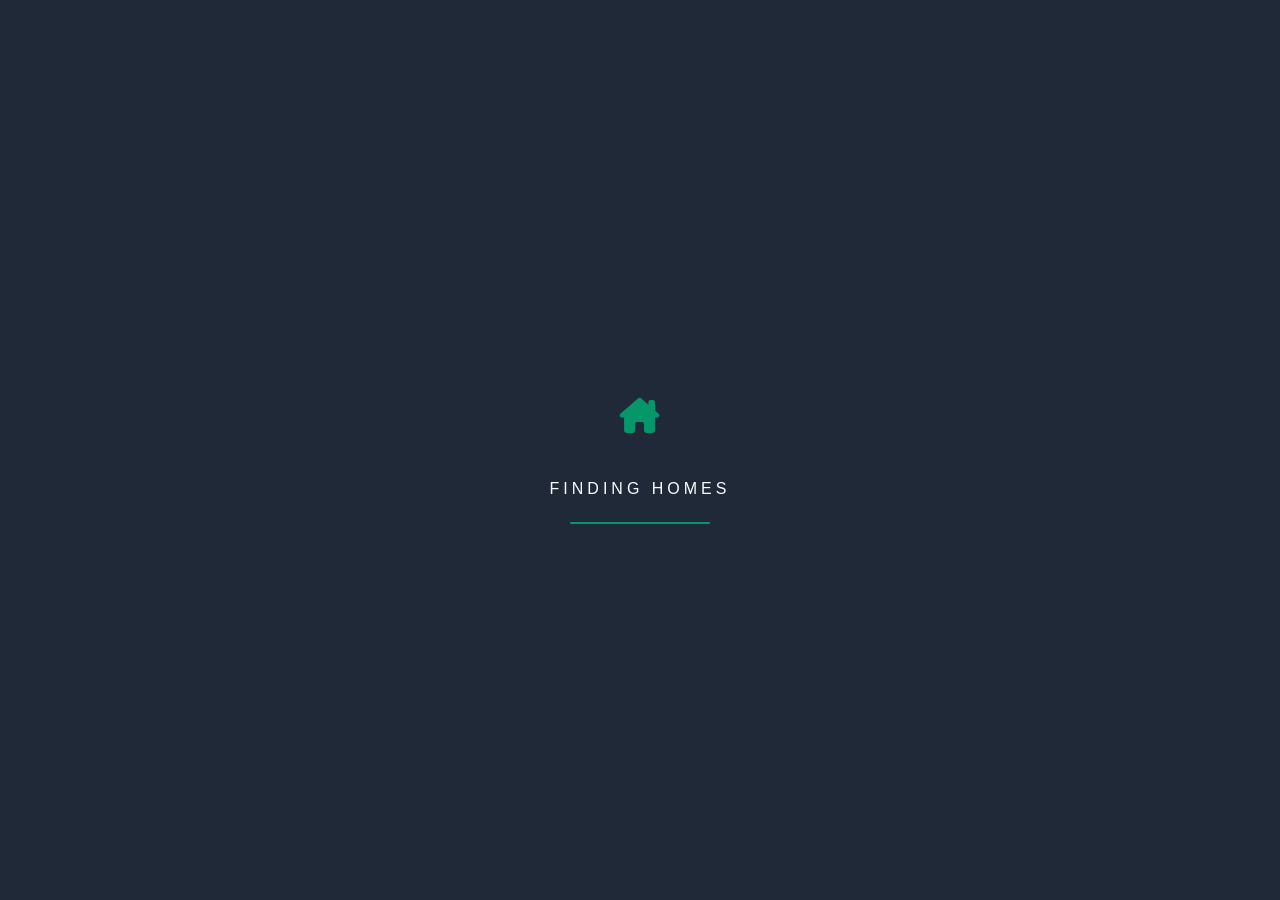
<file: client-dashboard.html>
<!DOCTYPE html>
<html lang="en">

<head>
    <meta charset="UTF-8">
    <meta name="viewport" content="width=device-width, initial-scale=1.0">
    <title>Dashboard - Prime Estates</title>
    <link rel="stylesheet" href="https://cdnjs.cloudflare.com/ajax/libs/font-awesome/6.4.0/css/all.min.css">
    <link rel="stylesheet" href="client-dashboard.css">
</head>

<body>
<div class="preloader-overlay" id="preloader">
    <div class="preloader-content">
        <div class="preloader-icon">
            <i class="fa-solid fa-house-chimney"></i>
        </div>
        <div class="preloader-text">
            FINDING HOMES<span class="dots"></span>
        </div>
        <div class="progress-bar">
            <div class="progress-line"></div>
        </div>
    </div>
</div>
    <div class="sidebar-overlay" id="sidebarOverlay" onclick="toggleSidebar()"></div>


    <nav class="sidebar" id="sidebar">
        <div class="logo">
            <a href="index.html"><img src="./asset/darkgreen_logo.webp" alt="logo"></a>

            <div class="panel-role" id="sidebarRoleDisplay">Client Panel</div>
        </div>

        <div class="nav-sections">
            <a class="nav-item active" onclick="switchTab('tab-dashboard', this, 'Dashboard')">
                <i class="fas fa-th-large"></i> Dashboard
            </a>
            <a class="nav-item" onclick="switchTab('tab-properties', this, 'My Properties / Saved')">
                <i class="fas fa-home"></i> My Properties / Saved
            </a>
            <a class="nav-item" onclick="switchTab('tab-visits', this, 'Schedule Visits')">
                <i class="fas fa-calendar-check"></i> Schedule Visits
            </a>
            <a class="nav-item" onclick="switchTab('tab-messages', this, 'Messages')">
                <i class="fas fa-envelope"></i> Messages
            </a>
            <a class="nav-item" onclick="switchTab('tab-profile', this, 'Profile & Settings')">
                <i class="fas fa-user-cog"></i> Profile & Settings
            </a>
        </div>


        <div class="bottom-links">
            <a href="index.html" class="btn-bottom">
                <i class="fas fa-arrow-left"></i> Back to Home
            </a>
            <a  onclick="logout()" class="btn-bottom btn-logout" onclick="logout()">
                <i class="fas fa-sign-out-alt"></i> Logout
            </a>
        </div>
    </nav>


    <main class="main-content">

        <header class="topbar">
            <div class="topbar-left">
                <div class="menu-toggle" onclick="toggleSidebar()"><i class="fas fa-bars"></i></div>
                <h2 id="dynamic-page-title" class="page-title">Dashboard</h2>
            </div>

            <div class="profile-area">

                <div class="profile-info hide-on-mobile">
                    <span class="profile-name" id="userNameDisplay">Loading...</span>

                    <span class="role-badge" id="topbarRoleDisplay">Client</span>
                </div>
                <div class="profile-icon">
                    <img src="./asset/t4.webp" alt="Profile" class="avatar-img">
                </div>
            </div>
        </header>


        <div class="dashboard-body">


            <div id="tab-dashboard" class="content-tab active-tab">


                <div class="card mb-20 welcome-card scroll-anim">
                    <h2>Welcome back, <span id="welcomeNameDisplay" class="text-primary">User</span>! 👋</h2>
                    <div class="welcome-details mb-10">
                        <p class="text-gray"><i class="fas fa-envelope"></i> <span id="welcomeEmailDisplay"
                                class="font-medium">loading...</span></p>
                        <p class="text-gray"><i class="fas fa-user-tag"></i> Role: <span id="welcomeRoleDisplay"
                                class="font-medium text-primary">Client</span></p>
                    </div>
                    <p class="text-gray">Here is the overview of your real estate activities. The market in your
                        preferred locations has seen a 4% increase in value this month.</p>
                </div>


                <div class="stats-grid scroll-anim">
                    <div class="stat-card">
                        <div class="stat-icon"><i class="fas fa-heart"></i></div>
                        <div class="stat-details">
                            <h3>12</h3>
                            <p>Saved Properties</p>
                        </div>
                    </div>
                    <div class="stat-card">
                        <div class="stat-icon"><i class="fas fa-calendar-alt"></i></div>
                        <div class="stat-details">
                            <h3>3</h3>
                            <p>Upcoming Visits</p>
                        </div>
                    </div>
                    <div class="stat-card">
                        <div class="stat-icon"><i class="fas fa-bell"></i></div>
                        <div class="stat-details">
                            <h3>5</h3>
                            <p>New Alerts</p>
                        </div>
                    </div>
                </div>


                <div class="section-container scroll-anim">
                    <div class="section-header">
                        <h3><i class="fas fa-building text-primary"></i> Recommended For You</h3>
                        <a href="404page.html" class="view-all">View All</a>
                    </div>
                    <div class="property-grid">
                        <div class="property-card">
                            <div class="property-img">
                                <span class="badge">For Sale</span>
                            </div>
                            <div class="property-info">
                                <h4>Luxury Villa in OMR</h4>
                                <p class="price">₹ 2.5 Cr</p>
                                <p class="text-gray text-sm"><i class="fas fa-map-marker-alt"></i> OMR, Chennai</p>
                                <button class="btn-outline w-100" onclick="window.location.href='404page.html'">View
                                    Details</button>
                            </div>
                        </div>
                        <div class="property-card">
                            <div class="property-img bg-2">
                                <span class="badge">For Rent</span>
                            </div>
                            <div class="property-info">
                                <h4>2BHK Modern Apartment</h4>
                                <p class="price">₹ 25,000/mo</p>
                                <p class="text-gray text-sm"><i class="fas fa-map-marker-alt"></i> Velachery, Chennai
                                </p>
                                <button class="btn-outline w-100" onclick="window.location.href='404page.html'">View
                                    Details</button>
                            </div>
                        </div>
                    </div>
                </div>


                <div class="section-container scroll-anim">
                    <div class="section-header">
                        <h3><i class="fas fa-map-signs text-primary"></i> Upcoming Site Visits</h3>
                    </div>
                    <div class="visit-list">
                        <div class="visit-card">
                            <div class="visit-date">
                                <span class="day">24</span>
                                <span class="month">Jul</span>
                            </div>
                            <div class="visit-details">
                                <h4>Green Valley Plots</h4>
                                <p class="text-gray text-sm"><i class="far fa-clock"></i> 10:30 AM | <i
                                        class="fas fa-user"></i> Agent: Ramesh</p>
                            </div>
                            <button class="btn-primary"
                                onclick="window.location.href='404page.html'">Reschedule</button>
                        </div>
                    </div>
                </div>


                <div class="section-container scroll-anim">
                    <div class="section-header">
                        <h3><i class="fas fa-history text-primary"></i> Recent Activity</h3>
                    </div>
                    <div class="timeline">
                        <div class="timeline-item">
                            <div class="timeline-icon"><i class="fas fa-heart"></i></div>
                            <div class="timeline-content">
                                <p>You saved <strong>Seaside Villa</strong> to your favorites.</p>
                                <span class="text-sm text-gray">2 hours ago</span>
                            </div>
                        </div>
                        <div class="timeline-item">
                            <div class="timeline-icon"><i class="fas fa-phone-alt"></i></div>
                            <div class="timeline-content">
                                <p>Requested a callback for <strong>OMR Tech Park Office Space</strong>.</p>
                                <span class="text-sm text-gray">Yesterday</span>
                            </div>
                        </div>
                    </div>
                </div>


                <div class="insight-banner scroll-anim">
                    <div class="insight-content">
                        <h3><i class="fas fa-chart-line"></i> Market Insights</h3>
                        <p>Property values in <strong>Chennai South</strong> are expected to rise by 6% in the next
                            quarter. Great time to invest!</p>
                    </div>
                    <button class="btn-primary" onclick="window.location.href='404page.html'">Read Report</button>
                </div>


                <div class="section-container scroll-anim">
                    <div class="agent-card">
                        <div class="agent-profile">
                            <div class="agent-avatar"><i class="fas fa-user-tie"></i></div>
                            <div class="agent-info">
                                <h4>Your Assigned Agent</h4>
                                <p class="text-gray">Suresh Kumar - Senior Realtor</p>
                            </div>
                        </div>
                        <div class="agent-actions">
                            <button class="btn-outline" onclick="window.location.href='404page.html'"><i
                                    class="fas fa-phone-alt"></i> Call</button>
                            <button class="btn-primary" onclick="window.location.href='404page.html'"><i
                                    class="fas fa-comment-dots"></i> Message</button>
                        </div>
                    </div>
                </div>

            </div>


            <div id="tab-properties" class="content-tab">


                <div class="portfolio-overview scroll-anim">

                    <div class="overview-header">
                        <div class="overview-text">
                            <h2>Your Saved Portfolio 🏡</h2>
                            <p class="text-gray">Manage and compare your <strong>12</strong> shortlisted properties.</p>
                        </div>
                        <div class="portfolio-value">
                            <span class="text-sm text-gray">Estimated Portfolio Value</span>
                            <h3 class="text-primary">₹ 5.7 Cr</h3>
                        </div>
                    </div>

                    <div class="category-pills">
                        <button class="category-pill active" onclick="window.location.href='404page.html'">
                            <div class="pill-icon"><i class="fas fa-th-large"></i></div>
                            <div class="pill-text">All Properties</div>
                            <div class="pill-badge">12</div>
                        </button>

                        <button class="category-pill" onclick="window.location.href='404page.html'">
                            <div class="pill-icon"><i class="fas fa-home"></i></div>
                            <div class="pill-text">Luxury Villas</div>
                            <div class="pill-badge">4</div>
                        </button>

                        <button class="category-pill" onclick="window.location.href='404page.html'">
                            <div class="pill-icon"><i class="fas fa-building"></i></div>
                            <div class="pill-text">Apartments</div>
                            <div class="pill-badge">6</div>
                        </button>

                        <button class="category-pill" onclick="window.location.href='404page.html'">
                            <div class="pill-icon"><i class="fas fa-map"></i></div>
                            <div class="pill-text">Plots / Lands</div>
                            <div class="pill-badge">2</div>
                        </button>
                    </div>
                </div>


                <div class="premium-property-grid scroll-anim">

                    <div class="premium-card">
                        <div class="card-image-wrapper">
                            <img src="./asset/r1.webp" alt="Luxury Villa" class="prop-img">
                            <span class="badge premium-badge">Premium</span>
                            <button class="fav-btn" onclick="window.location.href='404page.html'"><i
                                    class="fas fa-heart"></i></button>
                        </div>
                        <div class="card-content">
                            <div class="price-header">
                                <h3>₹ 4.5 Cr</h3>
                                <span class="status-tag">For Sale</span>
                            </div>
                            <h4>Grand Luxury Seaside Villa</h4>
                            <p class="location-text"><i class="fas fa-map-marker-alt"></i> ECR, Chennai</p>
                            <div class="prop-amenities">
                                <span><i class="fas fa-bed"></i> 4</span>
                                <span><i class="fas fa-bath"></i> 3</span>
                                <span><i class="fas fa-ruler-combined"></i> 3200 sqft</span>
                            </div>
                            <div class="card-actions">
                                <button class="btn-outline w-100" onclick="window.location.href='404page.html'">Schedule
                                    Visit</button>
                                <button class="btn-primary w-100" onclick="window.location.href='404page.html'">View
                                    Details</button>
                            </div>
                        </div>
                    </div>


                    <div class="premium-card">
                        <div class="card-image-wrapper">
                            <img src="./asset/r2.webp" alt="Modern Apartment" class="prop-img">
                            <span class="badge new-badge">Newly Added</span>
                            <button class="fav-btn" onclick="window.location.href='404page.html'"><i
                                    class="fas fa-heart"></i></button>
                        </div>
                        <div class="card-content">
                            <div class="price-header">
                                <h3>₹ 1.2 Cr</h3>
                                <span class="status-tag">For Sale</span>
                            </div>
                            <h4>Skyline Modern Apartment</h4>
                            <p class="location-text"><i class="fas fa-map-marker-alt"></i> OMR, Chennai</p>
                            <div class="prop-amenities">
                                <span><i class="fas fa-bed"></i> 3</span>
                                <span><i class="fas fa-bath"></i> 2</span>
                                <span><i class="fas fa-ruler-combined"></i> 1500 sqft</span>
                            </div>
                            <div class="card-actions">
                                <button class="btn-outline w-100" onclick="window.location.href='404page.html'">Schedule
                                    Visit</button>
                                <button class="btn-primary w-100" onclick="window.location.href='404page.html'">View
                                    Details</button>
                            </div>
                        </div>
                    </div>
                </div>


                <div class="compare-section scroll-anim">
                    <div class="compare-content">
                        <div class="compare-icon"><i class="fas fa-balance-scale-left"></i></div>
                        <div class="compare-text">
                            <h3>Compare Properties</h3>
                            <p>Confused between multiple properties? Compare their features side-by-side.</p>
                        </div>
                    </div>
                    <button class="btn-primary shadow-btn" onclick="window.location.href='404page.html'">Start
                        Comparison (2)</button>
                </div>


                <div class="neighborhood-section scroll-anim">
                    <h3><i class="fas fa-map text-primary"></i> Your Interested Locations</h3>
                    <div class="neighborhood-grid">
                        <div class="location-card">
                            <img src="./asset/r3.webp" alt="ECR">
                            <div class="location-overlay">
                                <h4>East Coast Road</h4>
                                <p>4 Saved Properties</p>
                                <button class="btn-glass" onclick="window.location.href='404page.html'">Explore
                                    Area</button>
                            </div>
                        </div>
                        <div class="location-card">
                            <img src="./asset/r4.webp" alt="OMR">
                            <div class="location-overlay">
                                <h4>OMR Tech Corridor</h4>
                                <p>2 Saved Properties</p>
                                <button class="btn-glass" onclick="window.location.href='404page.html'">Explore
                                    Area</button>
                            </div>
                        </div>
                    </div>
                </div>


                <div class="price-alert-banner scroll-anim">
                    <div class="alert-info">
                        <div class="alert-icon"><i class="fas fa-bell-on"></i>🔔</div>
                        <div>
                            <h3>Price Drop Alert!</h3>
                            <p>The price for <strong>Skyline Modern Apartment</strong> has dropped by 5%.</p>
                        </div>
                    </div>
                    <button class="btn-alert" onclick="window.location.href='404page.html'">Claim Offer</button>
                </div>

            </div>


            <div id="tab-visits" class="content-tab">


                <div class="calendar-section scroll-anim">
                    <div class="section-header-simple">
                        <h2>Your Schedule 📅</h2>
                        <button class="btn-outline" onclick="window.location.href='404page.html'"><i
                                class="fas fa-plus"></i> Book New Visit</button>
                    </div>
                    <div class="calendar-strip">
                        <div class="date-box">
                            <span class="day-name">Mon</span>
                            <span class="date-num">21</span>
                        </div>
                        <div class="date-box">
                            <span class="day-name">Tue</span>
                            <span class="date-num">22</span>
                        </div>
                        <div class="date-box active">
                            <span class="day-name">Wed</span>
                            <span class="date-num">24</span>
                            <span class="dot-indicator"></span>
                        </div>
                        <div class="date-box">
                            <span class="day-name">Thu</span>
                            <span class="date-num">25</span>
                        </div>
                        <div class="date-box">
                            <span class="day-name">Fri</span>
                            <span class="date-num">26</span>
                            <span class="dot-indicator"></span>
                        </div>
                    </div>
                </div>


                <div class="upcoming-section scroll-anim">
                    <h3 class="section-title"><i class="fas fa-clock text-primary"></i> Upcoming Appointments</h3>

                    <div class="visit-ticket">
                        <div class="ticket-image">
                            <img src="./asset/o1.webp" alt="Villa">
                            <div class="ticket-time">10:30 AM</div>
                        </div>
                        <div class="ticket-details">
                            <div class="ticket-header">
                                <h4>Grand Luxury Seaside Villa</h4>

                            </div>
                            <p class="text-gray text-sm"><i class="fas fa-map-marker-alt"></i> ECR, Chennai</p>
                            <div class="agent-mini-profile">
                                <div class="agent-avatar-small"><i class="fas fa-user-tie"></i></div>
                                <span>Agent: <strong>Ramesh Kumar</strong></span>
                            </div>
                            <div class="ticket-actions">
                                <button class="btn-primary" onclick="window.location.href='404page.html'"><i
                                        class="fas fa-directions"></i> Get Directions</button>
                                <button class="btn-outline-danger" onclick="window.location.href='404page.html'"><i
                                        class="fas fa-calendar-times"></i> Reschedule</button>
                            </div>
                        </div>
                    </div>
                </div>


                <div class="past-visits-section scroll-anim">
                    <h3 class="section-title"><i class="fas fa-history text-gray"></i> Past Visits</h3>

                    <div class="history-card">
                        <div class="history-date">
                            <span class="text-gray">18 Oct</span>
                        </div>
                        <div class="history-info">
                            <h4>Skyline Modern Apartment</h4>
                            <p class="text-sm text-gray">Visited with Agent Suresh</p>
                        </div>
                        <div class="history-actions">
                            <button class="btn-outline w-100" onclick="window.location.href='404page.html'">Leave
                                Feedback</button>
                            <button class="btn-primary w-100" onclick="window.location.href='404page.html'">Make an
                                Offer</button>
                        </div>
                    </div>
                </div>


                <div class="virtual-tour-banner scroll-anim">
                    <div class="vr-content">
                        <div class="vr-icon"><i class="fas fa-vr-cardboard"></i></div>
                        <div class="vr-text">
                            <h3>Can't visit in person?</h3>
                            <p>Experience properties from your home with our 360° Virtual Tours.</p>
                        </div>
                    </div>
                    <button class="btn-glass-dark" onclick="window.location.href='404page.html'">Explore VR
                        Tours</button>
                </div>


                <div class="agent-support-section scroll-anim">
                    <div class="support-card">
                        <div class="support-info">
                            <h3>Need to change your schedule?</h3>
                            <p class="text-gray">Your dedicated property expert is just a call away to assist you with
                                your visits.</p>
                        </div>
                        <div class="support-contact">
                            <div class="contact-agent">
                                <img src="./asset/u1.webp" alt="Agent">
                                <div>
                                    <h4>Ramesh Kumar</h4>
                                    <span class="text-sm text-gray">Senior Realtor</span>
                                </div>
                            </div>
                            <div class="contact-btns">
                                <button class="icon-btn call-btn" onclick="window.location.href='404page.html'"><i
                                        class="fas fa-phone-alt"></i></button>
                                <button class="icon-btn wa-btn" onclick="window.location.href='404page.html'"><i
                                        class="fab fa-whatsapp"></i></button>
                            </div>
                        </div>
                    </div>
                </div>

            </div>


            <div id="tab-messages" class="content-tab">


                <div class="msg-header-section scroll-anim">
                    <div class="msg-title-area">
                        <h2>Messages & Inquiries ✉️</h2>
                        <p class="text-gray">You have <strong class="text-primary">2 unread</strong> messages.</p>
                    </div>
                    <div class="msg-filter-pills">
                        <button class="msg-pill active" onclick="window.location.href='404page.html'">All</button>
                        <button class="msg-pill" onclick="window.location.href='404page.html'">Unread <span
                                class="dot-badge"></span></button>
                        <button class="msg-pill" onclick="window.location.href='404page.html'">Agents</button>
                        <button class="msg-pill" onclick="window.location.href='404page.html'">Property Owners</button>
                    </div>
                </div>


                <div class="msg-list-section scroll-anim">

                    <div class="chat-item unread">
                        <div class="chat-avatar bg-primary">R</div>
                        <div class="chat-details">
                            <div class="chat-top">
                                <h4>Ramesh (Agent)</h4>
                                <span class="chat-time">10:00 AM</span>
                            </div>
                            <p class="chat-preview">Hello! The owner has agreed to your negotiation terms for the ECR
                                Villa. Let me know when we can proceed...</p>
                        </div>
                        <div class="unread-count">1</div>
                    </div>


                    <div class="chat-item unread">
                        <div class="chat-avatar bg-warning">O</div>
                        <div class="chat-details">
                            <div class="chat-top">
                                <h4>Owner - Skyline Apt</h4>
                                <span class="chat-time">Yesterday</span>
                            </div>
                            <p class="chat-preview">I have uploaded the latest interior pictures and the parking area
                                details.</p>
                        </div>
                        <div class="unread-count">3</div>
                    </div>


                    <div class="chat-item">
                        <div class="chat-avatar bg-gray">S</div>
                        <div class="chat-details">
                            <div class="chat-top">
                                <h4>Support Team</h4>
                                <span class="chat-time">18 Oct</span>
                            </div>
                            <p class="chat-preview">Your site visit for Green Valley Plots has been successfully
                                completed. Please leave your feedback.</p>
                        </div>
                    </div>
                </div>


                <div class="quick-reply-section scroll-anim">
                    <h3 class="section-title"><i class="fas fa-bolt text-primary"></i> Quick Send Templates</h3>
                    <div class="reply-tags">
                        <button class="reply-tag" onclick="window.location.href='404page.html'">"Is the price
                            negotiable?"</button>
                        <button class="reply-tag" onclick="window.location.href='404page.html'">"Share the exact
                            location."</button>
                        <button class="reply-tag" onclick="window.location.href='404page.html'">"I want to schedule a
                            visit."</button>
                        <button class="reply-tag" onclick="window.location.href='404page.html'">"Send the floor
                            plan."</button>
                    </div>
                </div>


                <div class="shared-media-section scroll-anim">
                    <div class="section-header-simple">
                        <h3 class="section-title"><i class="fas fa-folder-open text-gray"></i> Recently Shared Media
                        </h3>
                        <a href="404page.html" class="view-all">View All</a>
                    </div>
                    <div class="media-grid">
                        <div class="media-card">
                            <img src="./asset/u7.webp" alt="Interior">
                            <div class="media-overlay">
                                <i class="fas fa-search-plus"></i>
                            </div>
                        </div>
                        <div class="media-card">
                            <img src="./asset/u17.webp" alt="Kitchen">
                            <div class="media-overlay">
                                <i class="fas fa-search-plus"></i>
                            </div>
                        </div>
                        <div class="document-card">
                            <div class="doc-icon"><i class="fas fa-file-pdf"></i></div>
                            <div class="doc-info">
                                <h4>Floor_Plan.pdf</h4>
                                <span>2.4 MB</span>
                            </div>
                            <button class="download-btn" onclick="window.location.href='404page.html'"><i
                                    class="fas fa-download"></i></button>
                        </div>
                    </div>
                </div>


                <div class="priority-support-banner scroll-anim">
                    <div class="support-text">
                        <h3><i class="fas fa-headset"></i> Need Legal or Loan Advice?</h3>
                        <p>Chat with our in-house experts to get instant clarification on property documents.</p>
                    </div>
                    <button class="btn-primary shadow-btn" onclick="window.location.href='404page.html'">Start Live
                        Chat</button>
                </div>

            </div>


            <div id="tab-profile" class="content-tab">


                <div class="profile-header-card scroll-anim">
                    <div class="profile-avatar-wrapper">
                        <img src="./asset/u5.webp" alt="Client Avatar" class="profile-img">
                        <button class="edit-avatar-btn" onclick="window.location.href='404page.html'"><i
                                class="fas fa-camera"></i></button>
                    </div>
                    <div class="profile-basic-info">
                        <h2 id="profileNameDisplay">Welcome, User!</h2>
                        <p class="text-gray" id="profileEmailDisplay">client@example.com</p>
                        <div class="user-badges">
                            <span class="badge premium-badge"><i class="fas fa-crown"></i> Gold Member</span>
                            <span class="badge verified-badge"><i class="fas fa-check-circle"></i> Verified Buyer</span>
                        </div>
                    </div>
                    <button class="btn-outline profile-edit-btn" onclick="window.location.href='404page.html'"><i
                            class="fas fa-pencil-alt"></i> Edit Profile</button>
                </div>


                <div class="settings-section scroll-anim">
                    <div class="section-header-simple">
                        <h3 class="section-title"><i class="fas fa-home text-primary"></i> My Buying Preferences</h3>
                        <button class="btn-text" onclick="window.location.href='404page.html'">Update <i
                                class="fas fa-chevron-right"></i></button>
                    </div>
                    <div class="pref-tags-container">
                        <div class="pref-tag"><i class="fas fa-building"></i> Villas & Independent Houses</div>
                        <div class="pref-tag"><i class="fas fa-map-marker-alt"></i> Chennai South (OMR, ECR)</div>
                        <div class="pref-tag"><i class="fas fa-wallet"></i> Budget: ₹ 1Cr - ₹ 3Cr</div>
                        <div class="pref-tag"><i class="fas fa-key"></i> Ready to Move-in</div>
                    </div>
                </div>


                <div class="settings-section scroll-anim">
                    <h3 class="section-title"><i class="fas fa-bell text-primary"></i> Notification Alerts</h3>
                    <div class="toggle-list">
                        <div class="toggle-item">
                            <div class="toggle-info">
                                <h4>WhatsApp Updates</h4>
                                <p class="text-sm text-gray">Get instant schedule reminders and price drops.</p>
                            </div>
                            <label class="switch">
                                <input type="checkbox" checked>
                                <span class="slider round"></span>
                            </label>
                        </div>
                        <div class="toggle-item">
                            <div class="toggle-info">
                                <h4>Email Newsletters</h4>
                                <p class="text-sm text-gray">Weekly real estate market insights and new launches.</p>
                            </div>
                            <label class="switch">
                                <input type="checkbox">
                                <span class="slider round"></span>
                            </label>
                        </div>
                    </div>
                </div>


                <div class="settings-section scroll-anim">
                    <h3 class="section-title"><i class="fas fa-shield-alt text-primary"></i> Account Security</h3>
                    <div class="security-card">
                        <div class="sec-icon"><i class="fas fa-lock"></i></div>
                        <div class="sec-details">
                            <h4>Two-Factor Authentication</h4>
                            <p class="text-sm text-gray">Protect your account with an extra layer of security.</p>
                        </div>
                        <button class="btn-primary shadow-btn" onclick="window.location.href='404page.html'">Enable
                            2FA</button>
                    </div>
                </div>


                <div class="account-actions-section scroll-anim">
                    <button class="btn-action support-btn" onclick="window.location.href='404page.html'">
                        <i class="fas fa-headset"></i> Help & Support Center
                    </button>
                    <button class="btn-action logout-btn" onclick="window.location.href='404page.html'">
                        <i class="fas fa-sign-out-alt"></i> Logout Securely
                    </button>
                </div>

            </div>

        </div>
    </main>

    <script>
        document.addEventListener("DOMContentLoaded", () => {

            const storedEmail = localStorage.getItem('userEmail');
            if(!storedEmail){
                alert("Login before accessing Dashboard!")
                window.location.href='login.html'
            }

            const storedRole = "client";


            let extractedName = storedEmail.split('@')[0];
            extractedName = extractedName.charAt(0).toUpperCase() + extractedName.slice(1);
            extractedName = extractedName.replace(/[._]/g, ' ');


            const formattedRole = storedRole.charAt(0).toUpperCase() + storedRole.slice(1);


            if (document.getElementById("userNameDisplay")) {
                document.getElementById("userNameDisplay").textContent = extractedName;
            }
            if (document.getElementById("topbarRoleDisplay")) {
                document.getElementById("topbarRoleDisplay").textContent = formattedRole;
            }
            if (document.getElementById("sidebarRoleDisplay")) {
                document.getElementById("sidebarRoleDisplay").textContent = formattedRole + " Panel";
            }


            if (document.getElementById("welcomeNameDisplay")) {
                document.getElementById("welcomeNameDisplay").textContent = extractedName;
            }
            if (document.getElementById("welcomeEmailDisplay")) {
                document.getElementById("welcomeEmailDisplay").textContent = storedEmail;
            }
            if (document.getElementById("welcomeRoleDisplay")) {
                document.getElementById("welcomeRoleDisplay").textContent = formattedRole;
            }


            if (document.getElementById("profileNameInput")) {
                document.getElementById("profileNameInput").value = extractedName;
            }
            if (document.getElementById("profileEmailInput")) {
                document.getElementById("profileEmailInput").value = storedEmail;
            }
        });
        function logout(){
            localStorage.removeItem('userEmail')
        }

        function toggleSidebar() {
            const sidebar = document.getElementById('sidebar');
            const overlay = document.getElementById('sidebarOverlay');

            sidebar.classList.toggle('mobile-open');

            if (sidebar.classList.contains('mobile-open')) {
                overlay.classList.add('show');
                document.body.style.overflow = 'hidden';
            } else {
                overlay.classList.remove('show');
                document.body.style.overflow = 'auto';
            }
        }


        function switchTab(tabId, element, pageTitle) {
            document.querySelectorAll('.content-tab').forEach(tab => {
                tab.classList.remove('active-tab');
            });

            document.querySelectorAll('.nav-item').forEach(nav => {
                nav.classList.remove('active');
            });

            document.getElementById(tabId).classList.add('active-tab');
            element.classList.add('active');

            document.getElementById('dynamic-page-title').innerText = pageTitle;

            if (window.innerWidth <= 768) {
                toggleSidebar();
            }
        }


        function logout() {
            localStorage.removeItem('userEmail');
            localStorage.removeItem('userRole');
            window.location.href = "login.html";
        }

        document.addEventListener("DOMContentLoaded", () => {
            const preloader = document.getElementById('preloader');

            setTimeout(() => {
                preloader.style.opacity = '0';
                preloader.style.visibility = 'hidden';
            }, 1600);
        });




        document.addEventListener("DOMContentLoaded", function () {

            const observerOptions = {
                root: null,
                rootMargin: '0px',
                threshold: 0.1 
            };

            const observer = new IntersectionObserver((entries, observer) => {
                entries.forEach(entry => {
                    if (entry.isIntersecting) {
                        entry.target.classList.add('show');

                        observer.unobserve(entry.target);
                    }
                });
            }, observerOptions);


            const animatedElements = document.querySelectorAll('.scroll-anim');
            animatedElements.forEach(el => observer.observe(el));
        });
    </script>
</body>

</html>
</file>
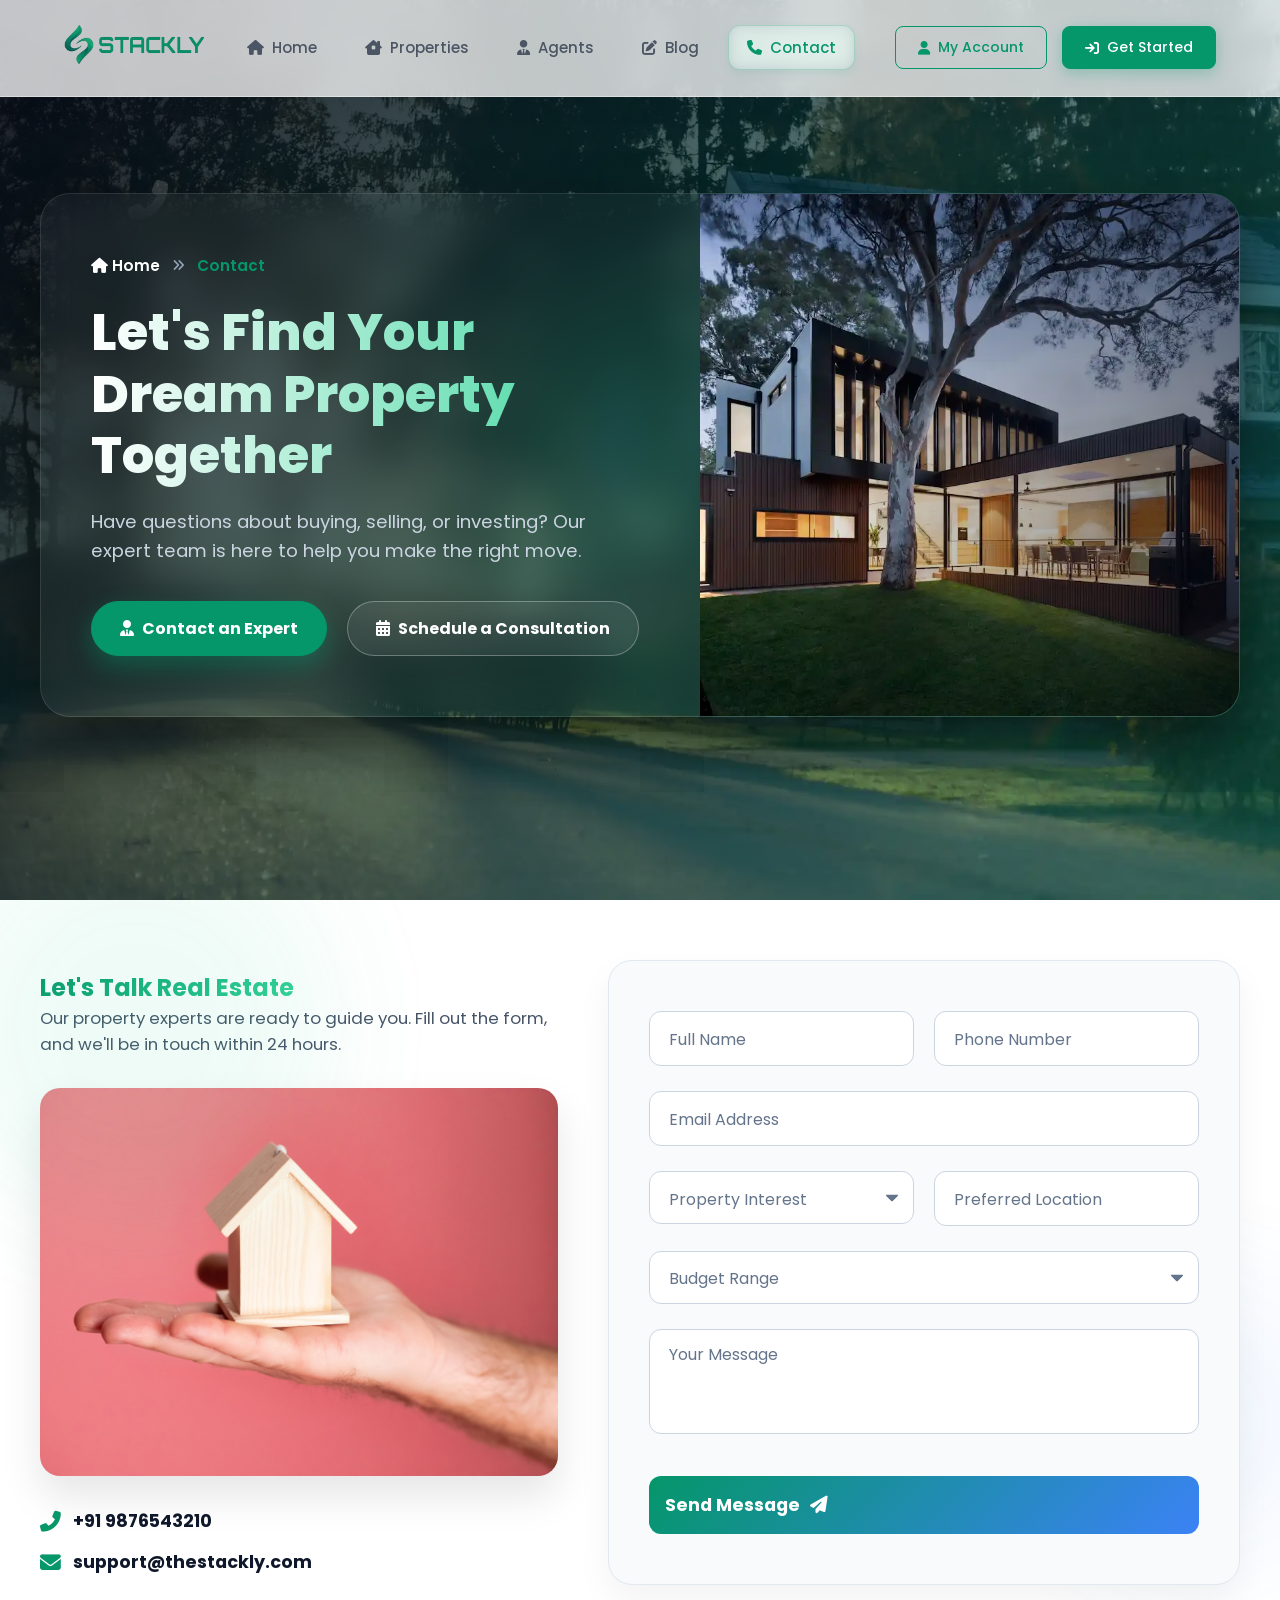
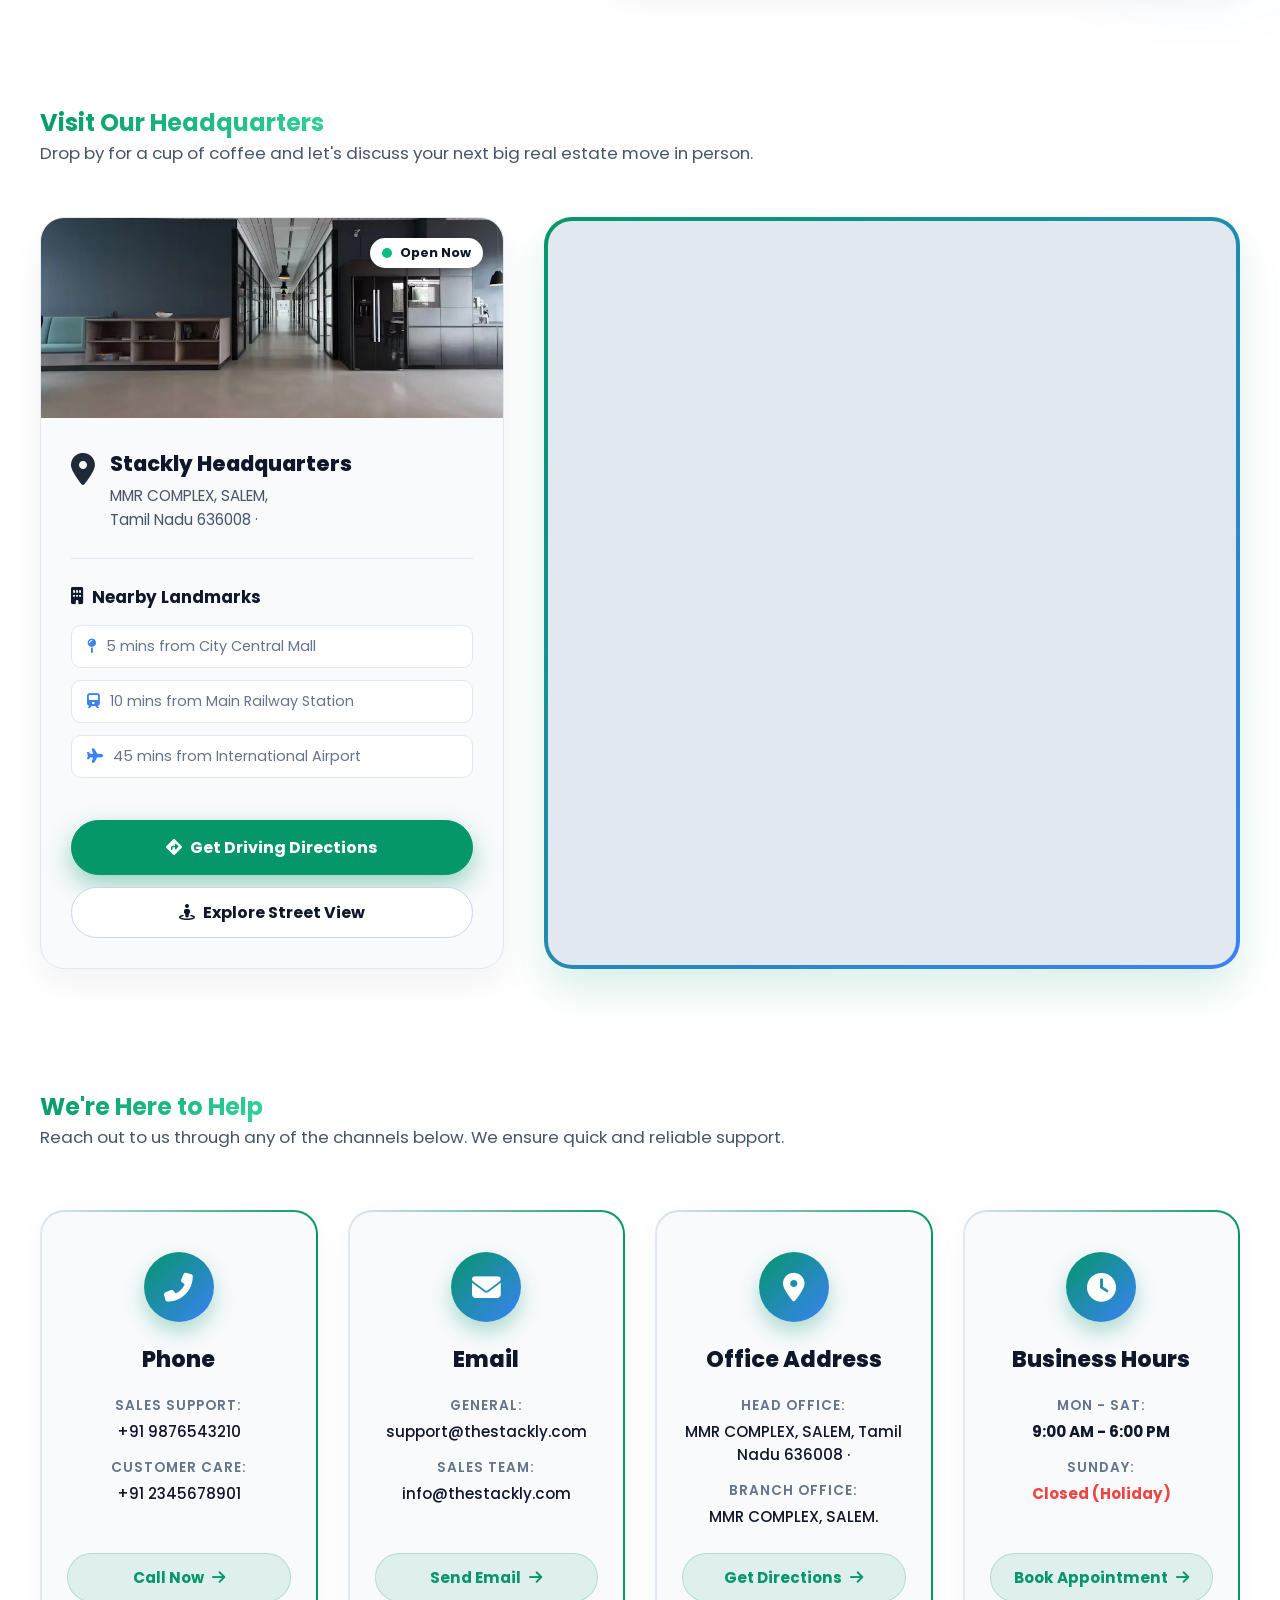
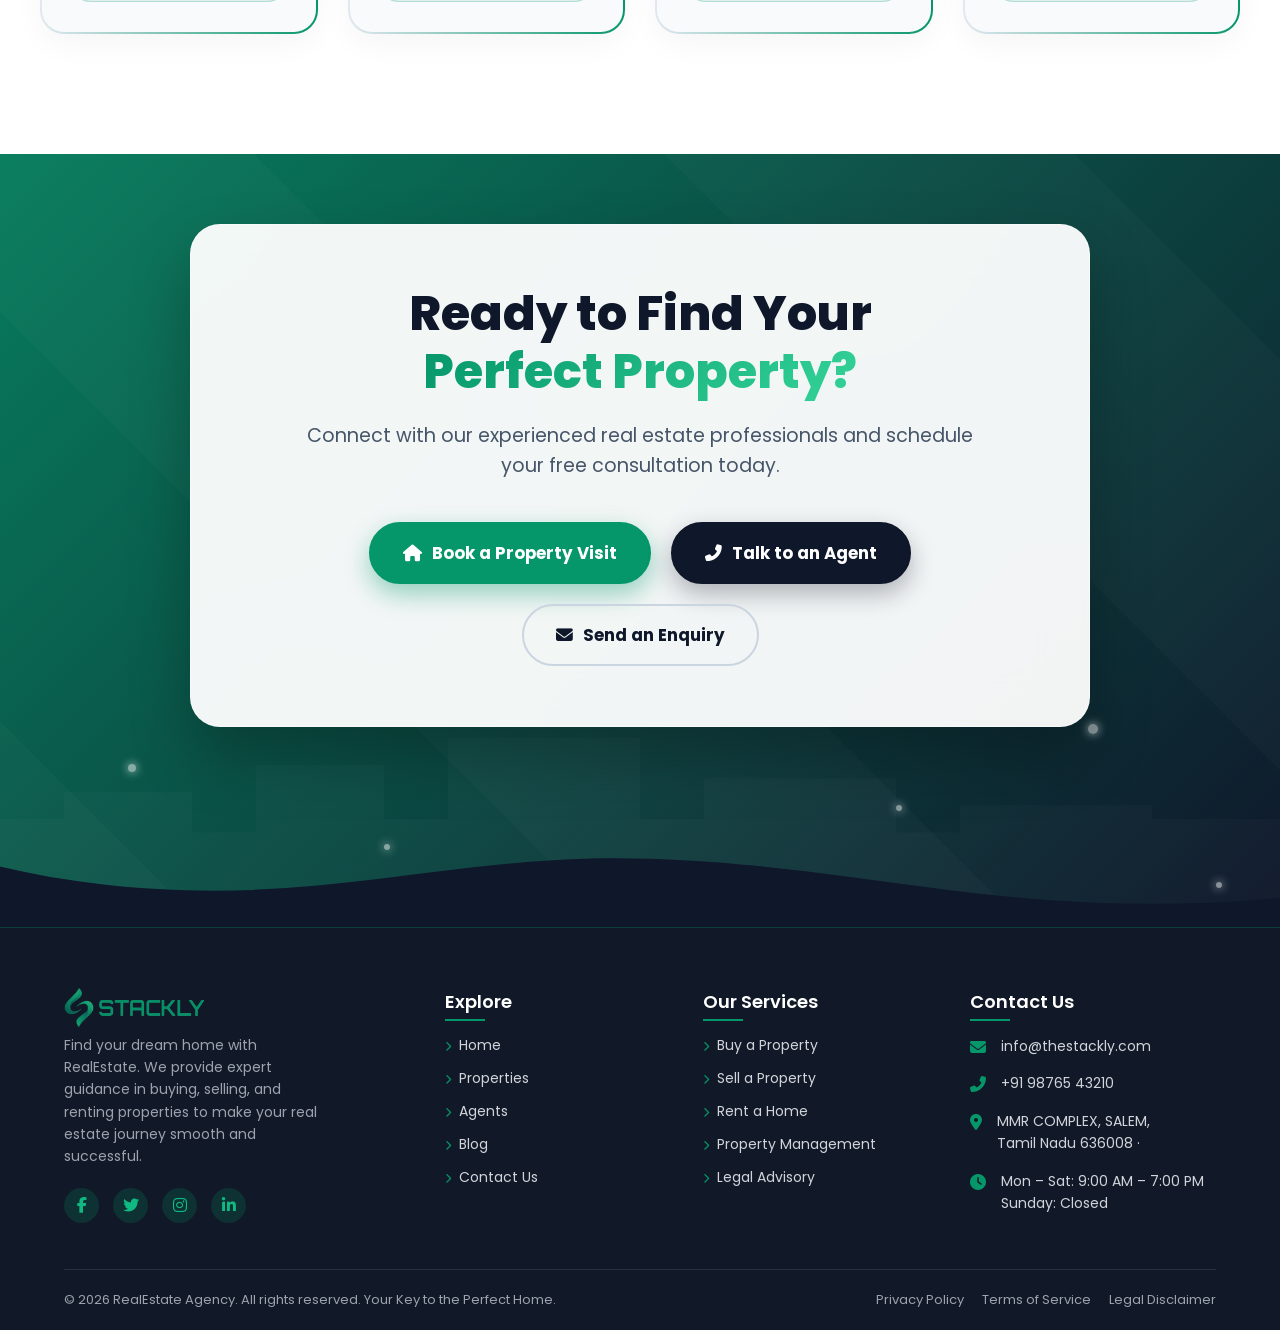
<file: contact.html>
<!DOCTYPE html>
<html lang="en">

<head>
    <meta charset="UTF-8">
    <meta name="viewport" content="width=device-width, initial-scale=1.0">
    <title>Real Estate Navbar</title>

    <link rel="stylesheet" href="https://cdnjs.cloudflare.com/ajax/libs/font-awesome/6.4.0/css/all.min.css">
    <link href="https://unpkg.com/aos@2.3.1/dist/aos.css" rel="stylesheet">
    <link rel="stylesheet" href="contact.css">
    <link rel="stylesheet" href="common.css">
</head>

<body>

    <!-- Preloader -->
    <div class="preloader-overlay" id="preloader">
        <div class="preloader-content">
            <div class="preloader-icon">
                <i class="fa-solid fa-house-chimney"></i>
            </div>
            <div class="preloader-text">
                FINDING HOMES<span class="dots"></span>
            </div>
            <div class="progress-bar">
                <div class="progress-line"></div>
            </div>
        </div>
    </div>

    <nav class="navbar">

        <div class="logo">
            <a href="index.html"><img src="./asset/darkgreen_logo.webp" alt="logo"></a>
        </div>


        <div class="nav-wrapper">
            <ul class="nav-menu">
                <li class="nav-item">
                    <a href="index.html" class="nav-link"><i class="fa-solid fa-house"></i> Home</a>
                </li>
                <li class="nav-item">
                    <a href="properties.html" class="nav-link"><i class="fa-solid fa-house-chimney-window"></i>
                        Properties</a>
                </li>
                <li class="nav-item">
                    <a href="agent.html" class="nav-link"><i class="fa-solid fa-user-tie"></i> Agents</a>
                </li>
                <li class="nav-item">
                    <a href="blog.html" class="nav-link"><i class="fa-solid fa-pen-to-square"></i> Blog</a>
                </li>
                <li class="nav-item">
                    <a href="contact.html" class="nav-link active"><i class="fa-solid fa-phone"></i> Contact</a>
                </li>
            </ul>

            <div class="nav-buttons">
                <a href="login.html" class="btn-login"><i class="fa-solid fa-user"></i> My Account</a>
                <a href="register.html" class="btn-signup"><i class="fa-solid fa-arrow-right-to-bracket"></i> Get
                    Started</a>
            </div>
        </div>


        <div class="hamburger">
            <span class="bar"></span>
            <span class="bar"></span>
            <span class="bar"></span>
        </div>
    </nav>



    <section class="contact-hero-section parallax-bg" id="contactHero">


        <div class="mouse-spotlight" id="spotlight"></div>


        <div class="hero-overlay"></div>


        <div class="buildings-silhouette"></div>


        <i class="fas fa-phone-alt float-icon icon-phone"></i>
        <i class="fas fa-envelope float-icon icon-mail"></i>
        <i class="fas fa-map-marker-alt float-icon icon-location"></i>

        <div class="contact-hero-container relative-z">


            <div class="hero-glass-box">


                <div class="hero-image-side" style="background-image: url(./asset/u26.webp);">
                    <div class="image-overlay-glow"></div>
                </div>


                <div class="hero-content-side">


                    <div class="breadcrumbs">
                        <a href="index.html"><i class="fas fa-home"></i> Home</a>
                        <i class="fas fa-angle-double-right divider"></i>
                        <span class="current-page">Contact</span>
                    </div>


                    <h1 class="animated-gradient-heading">Let's Find Your Dream Property Together</h1>


                    <p class="hero-subtitle">Have questions about buying, selling, or investing? Our expert team is here
                        to help you make the right move.</p>


                    <div class="hero-action-buttons">
                        <a href="404page.html" class="btn-glow-emerald">
                            <i class="fas fa-user-tie"></i> Contact an Expert
                        </a>
                        <a href="404page.html" class="btn-outline-white">
                            <i class="fas fa-calendar-alt"></i> Schedule a Consultation
                        </a>
                    </div>

                </div>
            </div>
        </div>

    </section>



    <section class="premium-contact-section scroll-anim" id="contact-details">


        <div class="shape-blob shape-1"></div>
        <div class="shape-blob shape-2"></div>

        <div class="contact-split-container relative-z">


            <div class="contact-illustration-side">
                <div class="illus-content">
                    <h2 class="gradient-text-emerald">Let's Talk Real Estate</h2>
                    <p class="text-slate">Our property experts are ready to guide you. Fill out the form, and we'll be
                        in touch within 24 hours.</p>
                    <img src="./asset/r9.webp" alt="Contact Office" class="contact-img">

                    <div class="quick-contact-info">
                        <div class="info-item"><i class="fas fa-phone-alt"></i> +91 9876543210</div>
                        <div class="info-item"><i class="fas fa-envelope"></i> support@thestackly.com</div>
                    </div>
                </div>
            </div>


            <div class="contact-form-side">
                <div class="glass-form-box">
                    <form id="premiumContactForm" novalidate>

                        <div class="form-grid">

                            <div class="input-group">
                                <input type="text" id="fullName" class="form-input" placeholder=" " required>
                                <label for="fullName" class="floating-label">Full Name</label>
                                <div class="error-text" id="nameError"><i class="fas fa-exclamation-circle"></i> Name is
                                    required (Letters only).</div>
                            </div>


                            <div class="input-group">

                                <input type="tel" id="phoneNum" class="form-input" placeholder=" " maxlength="10"
                                    required>
                                <label for="phoneNum" class="floating-label">Phone Number</label>

                                <div class="error-text" id="phoneError"><i class="fas fa-exclamation-circle"></i> Please
                                    enter exactly 10 digits.</div>
                            </div>
                        </div>


                        <div class="input-group">
                            <input type="email" id="emailAdd" class="form-input" placeholder=" " required>
                            <label for="emailAdd" class="floating-label">Email Address</label>
                            <div class="error-text" id="emailError"><i class="fas fa-exclamation-circle"></i> Please
                                enter a valid email.</div>
                        </div>

                        <div class="form-grid">

                            <div class="input-group">
                                <select id="propInterest" class="form-select" required>
                                    <option value="" disabled selected hidden></option>
                                    <option value="buy">Buy a Property</option>
                                    <option value="sell">Sell a Property</option>
                                    <option value="rent">Rent</option>
                                    <option value="invest">Investment</option>
                                </select>
                                <label for="propInterest" class="floating-label select-label">Property Interest</label>
                                <div class="error-text" id="interestError"><i class="fas fa-exclamation-circle"></i>
                                    Please select your interest.</div>
                            </div>


                            <div class="input-group">
                                <input type="text" id="prefLocation" class="form-input" placeholder=" " required>
                                <label for="prefLocation" class="floating-label">Preferred Location</label>
                                <div class="error-text" id="locationError"><i class="fas fa-exclamation-circle"></i>
                                    Location is required.</div>
                            </div>
                        </div>


                        <div class="input-group">
                            <select id="budgetRange" class="form-select" required>
                                <option value="" disabled selected hidden></option>
                                <option value="low">Under $500k</option>
                                <option value="mid">$500k - $1M</option>
                                <option value="high">$1M - $5M</option>
                                <option value="ultra">$5M+</option>
                            </select>
                            <label for="budgetRange" class="floating-label select-label">Budget Range</label>
                            <div class="error-text" id="budgetError"><i class="fas fa-exclamation-circle"></i> Please
                                select a budget range.</div>
                        </div>


                        <div class="input-group">
                            <textarea id="userMessage" class="form-textarea" placeholder=" " rows="3"
                                required></textarea>
                            <label for="userMessage" class="floating-label">Your Message</label>
                            <div class="error-text" id="messageError"><i class="fas fa-exclamation-circle"></i> Please
                                enter at least 10 characters.</div>
                        </div>


                        <button type="submit" class="btn-gradient-submit" id="submitBtn">
                            <span class="btn-text">Send Message <i class="fas fa-paper-plane"></i></span>
                        </button>

                    </form>


                    <div class="success-animation-box" id="successBox" style="display: none;">
                        <svg class="checkmark" xmlns="http://www.w3.org/2000/svg" viewBox="0 0 52 52">
                            <circle class="checkmark__circle" cx="26" cy="26" r="25" fill="none" />
                            <path class="checkmark__check" fill="none" d="M14.1 27.2l7.1 7.2 16.7-16.8" />
                        </svg>
                        <h4>Message Sent Successfully!</h4>
                        <p>Thank you for reaching out. Our expert will contact you soon.</p>
                    </div>

                </div>
            </div>
        </div>
    </section>


    <section class="location-map-section scroll-anim">
        <div class="map-container relative-z">

            <div class="section-header-center">
                <h2 class="gradient-text-emerald">Visit Our Headquarters</h2>
                <p class="text-slate">Drop by for a cup of coffee and let's discuss your next big real estate move in
                    person.</p>
            </div>


            <div class="map-split-layout">


                <div class="office-preview-card">


                    <div class="office-img-header" style="background-image: url(./asset/o7.webp);">
                        <div class="status-badge"><span class="pulse-dot"></span> Open Now</div>
                    </div>

                    <div class="office-details">
                        <div class="address-box">

                            <i class="fas fa-map-marker-alt animated-pin text-emerald"></i>
                            <div>
                                <h3>Stackly Headquarters</h3>
                                <p class="address-text">MMR COMPLEX, SALEM,<br> Tamil Nadu 636008 ·
                                </p>
                            </div>
                        </div>

                        <hr class="divider-line">


                        <h4 class="landmark-title"><i class="fas fa-building"></i> Nearby Landmarks</h4>
                        <ul class="landmark-list">
                            <li><i class="fas fa-map-pin"></i> 5 mins from City Central Mall</li>
                            <li><i class="fas fa-train"></i> 10 mins from Main Railway Station</li>
                            <li><i class="fas fa-plane"></i> 45 mins from International Airport</li>
                        </ul>


                        <div class="map-action-buttons">
                            <a href="404page.html" class="btn-glow-emerald full-width">
                                <i class="fas fa-directions"></i> Get Driving Directions
                            </a>
                            <a href="404page.html" class="btn-outline-slate full-width">
                                <i class="fas fa-street-view"></i> Explore Street View
                            </a>
                        </div>
                    </div>
                </div>


                <div class="map-frame-wrapper">
                    <div class="map-box">

                        <iframe
                            src="https://www.google.com/maps/embed?pb=!1m18!1m12!1m3!1d3907.161609877049!2d78.17140487386634!3d11.682956588526372!2m3!1f0!2f0!3f0!3m2!1i1024!2i768!4f13.1!3m3!1m2!1s0x3babefef7fd970bb%3A0xe11aef1a71994f9!2sStackly!5e0!3m2!1sen!2sin!4v1781692635052!5m2!1sen!2sin"
                            width="100%" height="100%" style="border:0;" allowfullscreen="" loading="lazy"
                            referrerpolicy="no-referrer-when-downgrade" class="cm-iframe">
                        </iframe>
                    </div>
                </div>

            </div>
        </div>
    </section>



    <section class="contact-info-section scroll-anim">
        <div class="info-container relative-z">

            <div class="section-header-center">
                <h2 class="gradient-text-emerald">We're Here to Help</h2>
                <p class="text-slate">Reach out to us through any of the channels below. We ensure quick and reliable
                    support.</p>
            </div>

            <div class="info-cards-grid">


                <div class="info-glass-card">
                    <div class="icon-gradient-circle float-anim">
                        <i class="fas fa-phone-alt"></i>
                    </div>
                    <h3>Phone</h3>

                    <div class="info-details">
                        <div class="info-row">
                            <span class="info-label">Sales Support:</span>
                            <a href="404page.html" class="info-value hover-emerald">+91 9876543210</a>
                        </div>
                        <div class="info-row">
                            <span class="info-label">Customer Care:</span>
                            <a href="404page.html" class="info-value hover-emerald">+91 2345678901</a>
                        </div>
                    </div>

                    <a href="404page.html" class="btn-card-action">Call Now <i class="fas fa-arrow-right"></i></a>
                </div>


                <div class="info-glass-card">
                    <div class="icon-gradient-circle float-anim delay-1">
                        <i class="fas fa-envelope"></i>
                    </div>
                    <h3>Email</h3>

                    <div class="info-details">
                        <div class="info-row">
                            <span class="info-label">General:</span>
                            <a href="404page.html" class="info-value hover-emerald">support@thestackly.com</a>
                        </div>
                        <div class="info-row">
                            <span class="info-label">Sales Team:</span>
                            <a href="404page.html" class="info-value hover-emerald">info@thestackly.com</a>
                        </div>
                    </div>

                    <a href="404page.html" class="btn-card-action">Send Email <i class="fas fa-arrow-right"></i></a>
                </div>


                <div class="info-glass-card">
                    <div class="icon-gradient-circle float-anim delay-2">
                        <i class="fas fa-map-marker-alt"></i>
                    </div>
                    <h3>Office Address</h3>

                    <div class="info-details">
                        <div class="info-row">
                            <span class="info-label">Head Office:</span>
                            <span class="info-value">MMR COMPLEX, SALEM, Tamil Nadu 636008 ·</span>
                        </div>
                        <div class="info-row">
                            <span class="info-label">Branch Office:</span>
                            <span class="info-value">MMR COMPLEX, SALEM.</span>
                        </div>
                    </div>

                    <a href="404page.html" class="btn-card-action">Get Directions <i class="fas fa-arrow-right"></i></a>
                </div>


                <div class="info-glass-card">
                    <div class="icon-gradient-circle float-anim delay-3">
                        <i class="fas fa-clock"></i>
                    </div>
                    <h3>Business Hours</h3>

                    <div class="info-details">
                        <div class="info-row">
                            <span class="info-label">Mon - Sat:</span>
                            <span class="info-value font-bold">9:00 AM - 6:00 PM</span>
                        </div>
                        <div class="info-row">
                            <span class="info-label">Sunday:</span>
                            <span class="info-value text-red font-bold">Closed (Holiday)</span>
                        </div>
                    </div>

                    <a href="404page.html" class="btn-card-action">Book Appointment <i
                            class="fas fa-arrow-right"></i></a>
                </div>

            </div>
        </div>
    </section>


    <section class="final-cta-section scroll-anim">


        <div class="cta-bg-layer" style="background-image: url(./asset/u25.webp);">
        </div>


        <div class="aurora-glow-overlay"></div>


        <div class="light-rays"></div>


        <div class="particles-container">
            <div class="particle p1"></div>
            <div class="particle p2"></div>
            <div class="particle p3"></div>
            <div class="particle p4"></div>
            <div class="particle p5"></div>
            <div class="particle p6"></div>
        </div>


        <div class="skyline-bg"></div>


        <div class="cta-glass-box relative-z">
            <h2>Ready to Find Your <br><span class="gradient-text-emerald">Perfect Property?</span></h2>
            <p>Connect with our experienced real estate professionals and schedule your free consultation today.</p>

            <div class="cta-action-group">

                <a href="404page.html" class="btn-magnetic mag-primary">
                    <span class="btn-text"><i class="fas fa-home"></i> Book a Property Visit</span>
                </a>
                <a href="404page.html" class="btn-magnetic mag-dark">
                    <span class="btn-text"><i class="fas fa-phone-alt"></i> Talk to an Agent</span>
                </a>
                <a href="404page.html" class="btn-magnetic mag-outline-light">
                    <span class="btn-text"><i class="fas fa-envelope"></i> Send an Enquiry</span>
                </a>
            </div>
        </div>


        <div class="bottom-wave">
            <svg class="wave-anim-svg" xmlns="http://www.w3.org/2000/svg" viewBox="0 0 1200 120"
                preserveAspectRatio="none">

                <path
                    d="M0,0V46.29c47.79,22.2,103.59,32.17,158,28,70.36-5.37,136.33-33.31,206.8-37.5C438.64,32.43,512.34,53.67,583,72.05c69.27,18,138.3,24.88,209.4,13.08,36.15-6,69.85-17.84,104.45-29.34C989.49,25,1113-14.29,1200,52.47V120H0Z"
                    class="wave-fill"></path>
            </svg>
        </div>

    </section>

    <footer class="footer" id="footer">
        <div class="footer-container">


            <div class="footer-col" data-aos="fade-up" data-aos-delay="0">
                <div class="logo">
                    <a href="index.html"><img src="./asset/darkgreen_logo.webp" alt="logo"></a>
                </div>
                <p class="footer-desc">
                    Find your dream home with RealEstate. We provide expert guidance in buying, selling, and renting
                    properties to make your real estate journey smooth and successful.
                </p>
                <div class="social-icons">
                    <a href="404page.html"><i class="fab fa-facebook-f"></i></a>
                    <a href="404page.html"><i class="fab fa-twitter"></i></a>
                    <a href="404page.html"><i class="fab fa-instagram"></i></a>
                    <a href="404page.html"><i class="fab fa-linkedin-in"></i></a>
                </div>
            </div>


            <div class="footer-col" data-aos="fade-up" data-aos-delay="100">
                <h4>Explore</h4>
                <ul class="footer-links">
                    <li><a href="index.html"><i class="fas fa-chevron-right"></i> Home</a></li>
                    <li><a href="properties.html"><i class="fas fa-chevron-right"></i> Properties</a></li>
                    <li><a href="agents.html"><i class="fas fa-chevron-right"></i> Agents</a></li>
                    <li><a href="blog.html"><i class="fas fa-chevron-right"></i> Blog</a></li>
                    <li><a href="contact.html"><i class="fas fa-chevron-right"></i> Contact Us</a></li>
                </ul>
            </div>


            <div class="footer-col" data-aos="fade-up" data-aos-delay="200">
                <h4>Our Services</h4>
                <ul class="footer-links">
                    <li><a href="404page.html"><i class="fas fa-chevron-right"></i> Buy a Property</a></li>
                    <li><a href="404page.html"><i class="fas fa-chevron-right"></i> Sell a Property</a></li>
                    <li><a href="404page.html"><i class="fas fa-chevron-right"></i> Rent a Home</a></li>
                    <li><a href="404page.html"><i class="fas fa-chevron-right"></i> Property Management</a></li>
                    <li><a href="404page.html"><i class="fas fa-chevron-right"></i> Legal Advisory</a></li>
                </ul>
            </div>


            <div class="footer-col" data-aos="fade-up" data-aos-delay="300">
                <h4>Contact Us</h4>
                <ul class="footer-contact">
                    <li><i class="fas fa-envelope"></i>info@thestackly.com</li>
                    <li><i class="fas fa-phone-alt"></i> +91 98765 43210</li>
                    <li><i class="fas fa-map-marker-alt"></i> MMR COMPLEX, SALEM,<br> Tamil Nadu 636008 ·</li>
                    <li><i class="fas fa-clock"></i> Mon – Sat: 9:00 AM – 7:00 PM<br>Sunday: Closed</li>
                </ul>
            </div>

        </div>


        <div class="footer-bottom">
            <p>&copy; 2026 RealEstate Agency. All rights reserved. Your Key to the Perfect Home.</p>
            <div class="footer-bottom-links">
                <a href="404page.html">Privacy Policy</a>
                <a href="404page.html">Terms of Service</a>
                <a href="404page.html">Legal Disclaimer</a>
            </div>
        </div>
    </footer>

    <script src="script.js"></script>
    <script src="https://unpkg.com/aos@2.3.1/dist/aos.js"></script>
    <script>
        AOS.init({
            duration: 800,
            once: true
        });
    </script>

    <script>
        document.addEventListener("DOMContentLoaded", function () {
            const heroSection = document.getElementById("contactHero");
            const spotlight = document.getElementById("spotlight");

            if (heroSection && spotlight) {
                heroSection.addEventListener("mousemove", (e) => {
                    const rect = heroSection.getBoundingClientRect();
                    const x = e.clientX - rect.left;
                    const y = e.clientY - rect.top;


                    spotlight.style.setProperty("--x", `${x}px`);
                    spotlight.style.setProperty("--y", `${y}px`);
                });
            }
        });

        document.addEventListener("DOMContentLoaded", function () {
            const form = document.getElementById("premiumContactForm");
            const successBox = document.getElementById("successBox");


            const nameInput = document.getElementById("fullName");
            const phoneInput = document.getElementById("phoneNum");


            nameInput.addEventListener("input", function () {
                this.value = this.value.replace(/[0-9]/g, '');
            });


            phoneInput.addEventListener("input", function () {
                this.value = this.value.replace(/[^0-9]/g, ''); 
            });


            form.addEventListener("submit", function (e) {
                e.preventDefault(); 

                let isValid = true;


                function validateField(inputId, errorId, minLength = 1) {
                    const input = document.getElementById(inputId);
                    const errorText = document.getElementById(errorId);

                    if (input.value.trim().length < minLength) {
                        errorText.classList.add("show-error");
                        input.classList.add("input-error");
                        isValid = false;
                    } else {
                        errorText.classList.remove("show-error");
                        input.classList.remove("input-error");
                    }
                }


                validateField("fullName", "nameError", 1);
                validateField("emailAdd", "emailError", 1);
                validateField("propInterest", "interestError", 1);
                validateField("prefLocation", "locationError", 1);
                validateField("budgetRange", "budgetError", 1);


                validateField("userMessage", "messageError", 10);


                const phoneErrorText = document.getElementById("phoneError");
                if (phoneInput.value.trim().length !== 10) {
                    phoneErrorText.classList.add("show-error");
                    phoneInput.classList.add("input-error");
                    isValid = false;
                } else {
                    phoneErrorText.classList.remove("show-error");
                    phoneInput.classList.remove("input-error");
                }


                const allInputs = form.querySelectorAll(".form-input, .form-textarea, .form-select");
                allInputs.forEach(input => {
                    input.addEventListener("input", function () {
                        this.classList.remove("input-error");
                        const errorMsg = this.parentElement.querySelector(".error-text");
                        if (errorMsg) errorMsg.classList.remove("show-error");
                    });
                });


                if (isValid) {
                    form.style.display = "none";
                    window.location.href = '404page.html'
                }
            });
        });


    </script>
</body>

</html>
</file>
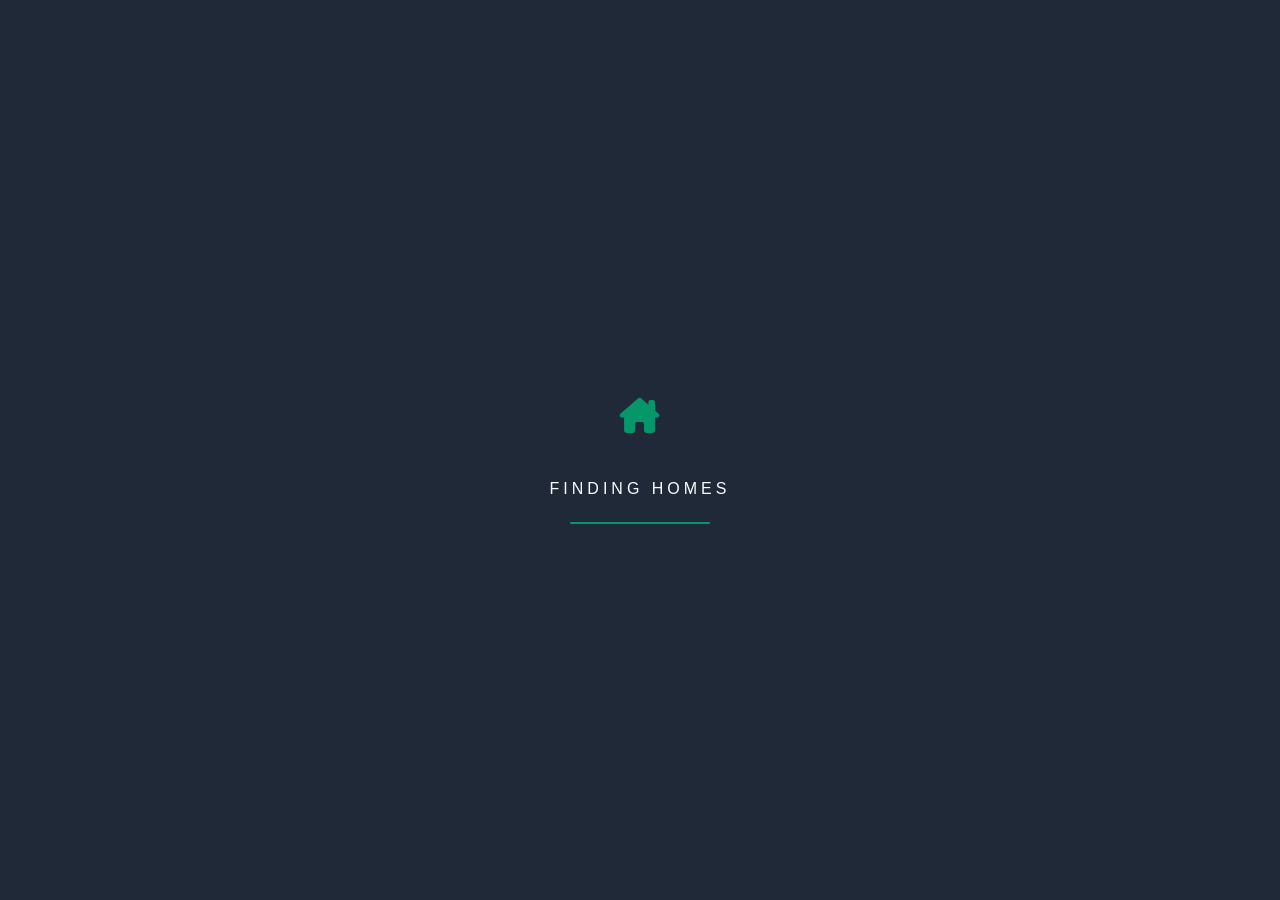
<file: login.html>
<!DOCTYPE html>
<html lang="en">

<head>
    <meta charset="UTF-8">
    <meta name="viewport" content="width=device-width, initial-scale=1.0">
    <title>RealEstate - Login</title>


    <link href="https://fonts.googleapis.com/css2?family=Poppins:wght@300;400;500;600;700&display=swap"
        rel="stylesheet">


    <link rel="stylesheet" href="https://cdnjs.cloudflare.com/ajax/libs/font-awesome/6.4.0/css/all.min.css">

    <style>
        * {
            margin: 0;
            padding: 0;
            box-sizing: border-box;
            font-family: 'Poppins', sans-serif;
        }

        :root {
            --emerald-green: #059669;
            --emerald-dark: #047857;
            --emerald-glow: rgba(5, 150, 105, 0.4);
            --text-white: #f8fafc;
            --text-light: #cbd5e1;
            --card-bg: #ffffff;
            --input-border: #e2e5ed;
            --input-text: #334155;
            --text-dark: #1f2937;
        }

        body {

            background: linear-gradient(rgba(17, 24, 39, 0.8), rgba(17, 24, 39, 0.8)),
                url('./asset/u25.webp') center/cover no-repeat fixed;
            color: var(--text-white);
            min-height: 100vh;
            display: flex;
            align-items: center;
            justify-content: center;
            padding: 20px;
            position: relative;
            overflow-x: hidden;
        }


        @keyframes fadeUp {
            from {
                opacity: 0;
                transform: translateY(40px);
            }

            to {
                opacity: 1;
                transform: translateY(0);
            }
        }

        @keyframes float {
            0% {
                transform: translateY(0px) translate(-50%, -50%);
            }

            50% {
                transform: translateY(-10px) translate(-50%, -50%);
            }

            100% {
                transform: translateY(0px) translate(-50%, -50%);
            }
        }

        @keyframes floatImage {
            0% {
                transform: translateY(0px);
            }

            50% {
                transform: translateY(-10px);
            }

            100% {
                transform: translateY(0px);
            }
        }


        .top-bar {
            position: absolute;
            top: 25px;
            left: 5%;
            display: flex;
            align-items: center;
            z-index: 100;
        }

        .back-link {
            color: var(--text-white);
            text-decoration: none;
            font-size: 15px;
            font-weight: 500;
            display: inline-flex;
            align-items: center;
            gap: 8px;
            transition: 0.3s;
            background: rgba(255, 255, 255, 0.1);
            padding: 10px 20px;
            border-radius: 30px;
            backdrop-filter: blur(5px);
            border: 1px solid rgba(255, 255, 255, 0.2);
        }

        .back-link:hover {
            background: var(--emerald-green);
            border-color: var(--emerald-green);
        }


        .container {
            display: flex;
            width: 100%;
            max-width: 1100px;
            gap: 50px;
            align-items: center;
            justify-content: space-between;
            margin-top: 80px;
            z-index: 10;
        }


        .left-panel {
            flex: 1;
            width: 100%;
            max-width: 500px;
            animation: fadeUp 0.8s ease-out forwards;
        }

        .login-card {
            background-color: var(--card-bg);
            border-radius: 24px;
            padding: 40px;
            box-shadow: 0 20px 50px rgba(0, 0, 0, 0.5);
            color: var(--input-text);
            width: 100%;
        }

        .logo {
            text-align: center;
            margin-bottom: 25px;
            font-size: 28px;
            font-weight: 700;
            color: var(--text-dark);
        }

        .logo i {
            color: var(--emerald-green);
        }

        .logo img {
            width: 140px;
        }

        .card-header {
            text-align: center;
            margin-bottom: 30px;
        }

        .card-header h3 {
            color: var(--text-dark);
            font-size: 22px;
            margin-bottom: 8px;
        }

        .card-header p {
            color: #64748b;
            font-size: 14px;
        }


        .input-group {
            position: relative;
            margin-bottom: 20px;
        }

        .input-group i.left-icon {
            position: absolute;
            left: 18px;
            top: 17px;
            color: #94a3b8;
            font-size: 16px;
        }

        .input-group select,
        .input-group input {
            width: 100%;
            padding: 15px 15px 15px 48px;
            border: 2px solid var(--input-border);
            border-radius: 12px;
            font-size: 14px;
            font-weight: 500;
            color: var(--input-text);
            background: #f8fafc;
            outline: none;
            transition: all 0.3s;
        }

        .input-group select {
            appearance: none;
            background-image: url("data:image/svg+xml;charset=UTF-8,%3Csvg xmlns='http://www.w3.org/2000/svg' viewBox='0 0 24 24' fill='none' stroke='%23059669' stroke-width='2' stroke-linecap='round' stroke-linejoin='round'%3E%3Cpolyline points='6 9 12 15 18 9'%3E%3C/polyline%3E%3C/svg%3E");
            background-repeat: no-repeat;
            background-position: right 15px center;
            background-size: 16px;
            cursor: pointer;
        }

        .input-group input:focus,
        .input-group select:focus {
            border-color: var(--emerald-green);
            background: #fff;
            box-shadow: 0 0 0 4px rgba(5, 150, 105, 0.1);
        }


        input[type="password"]::-ms-reveal,
        input[type="password"]::-ms-clear {
            display: none !important;
        }

        .toggle-password {
            position: absolute;
            right: 18px;
            top: 17px;
            color: #94a3b8;
            cursor: pointer;
            font-size: 16px;
            transition: 0.3s;
        }

        .toggle-password:hover {
            color: var(--emerald-green);
        }


        .error-message {
            color: #ef4444;
            font-size: 12px;
            margin-top: 5px;
            margin-left: 5px;
            display: none;
            font-weight: 500;
        }

        .input-group.error input,
        .input-group.error select {
            border-color: #ef4444;
            background: rgba(239, 68, 68, 0.03);
            animation: shake 0.4s ease-in-out;
        }

        .input-group.error .error-message {
            display: block;
        }

        .input-group.error i.left-icon {
            color: #ef4444;
        }

        @keyframes shake {

            0%,
            100% {
                transform: translateX(0);
            }

            25%,
            75% {
                transform: translateX(-5px);
            }

            50% {
                transform: translateX(5px);
            }
        }


        .form-options {
            display: flex;
            justify-content: space-between;
            align-items: center;
            margin-bottom: 25px;
            font-size: 13px;
            font-weight: 500;
        }

        .remember {
            display: flex;
            align-items: center;
            gap: 8px;
            color: #64748b;
            cursor: pointer;
        }

        .remember input {
            accent-color: var(--emerald-green);
        }

        .forgot-link {
            color: var(--emerald-green);
            text-decoration: none;
        }

        .forgot-link:hover {
            text-decoration: underline;
        }

        .submit-btn {
            width: 100%;
            padding: 15px;
            background-color: var(--emerald-green);
            color: #fff;
            border: none;
            border-radius: 12px;
            font-size: 16px;
            font-weight: 600;
            cursor: pointer;
            transition: all 0.3s;
            box-shadow: 0 5px 15px var(--emerald-glow);
        }

        .submit-btn:hover {
            background-color: var(--emerald-dark);
            transform: translateY(-2px);
        }


        .divider {
            display: flex;
            align-items: center;
            text-align: center;
            margin: 25px 0 15px;
            color: #94a3b8;
            font-size: 13px;
            font-weight: 500;
            text-transform: uppercase;
        }

        .divider::before,
        .divider::after {
            content: '';
            flex: 1;
            border-bottom: 1px solid var(--input-border);
        }

        .divider:not(:empty)::before {
            margin-right: 1em;
        }

        .divider:not(:empty)::after {
            margin-left: 1em;
        }


        .social-logins {
            display: flex;
            justify-content: center;
            gap: 15px;
            margin-bottom: 25px;
        }

        .social-btn {
            width: 45px;
            height: 45px;
            border-radius: 50%;
            background: #f8fafc;
            border: 1px solid var(--input-border);
            display: flex;
            align-items: center;
            justify-content: center;
            color: var(--text-dark);
            font-size: 18px;
            cursor: pointer;
            text-decoration: none;
            transition: all 0.3s;
        }

        .social-btn:hover {
            background-color: var(--emerald-green);
            color: #fff;
            border-color: var(--emerald-green);
            transform: translateY(-4px);
            box-shadow: 0 5px 15px var(--emerald-glow);
        }

        .create-account {
            text-align: center;
            font-size: 14px;
            color: #64748b;
        }

        .create-account a {
            color: var(--emerald-green);
            text-decoration: none;
            font-weight: 600;
        }

        .create-account a:hover {
            text-decoration: underline;
        }


        .right-panel {
            flex: 1.2;
            position: relative;
            animation: fadeUp 1s ease-out forwards;
            display: flex;
            align-items: center;
            justify-content: center;
        }

        .image-container {
            position: relative;
            width: 100%;
            height: 500px;
            border-radius: 24px;
            box-shadow: 0 20px 40px rgba(0, 0, 0, 0.4);
            animation: floatImage 6s ease-in-out infinite;
        }

        .image-container img {
            width: 100%;
            height: 100%;
            object-fit: cover;
            border-radius: 24px;
        }


        .floating-card {
            position: absolute;
            top: 50%;
            left: 50%;
            transform: translate(-50%, -50%);
            background: rgba(255, 255, 255, 0.15);
            backdrop-filter: blur(15px);
            -webkit-backdrop-filter: blur(15px);
            border: 1px solid rgba(255, 255, 255, 0.3);
            padding: 30px 25px;
            border-radius: 20px;
            width: 85%;
            max-width: 350px;
            box-shadow: 0 10px 30px rgba(0, 0, 0, 0.3);
            color: #fff;
            text-align: center;
            animation: float 6s ease-in-out infinite;
        }

        .floating-card h4 {
            font-size: 20px;
            margin-bottom: 15px;
            display: flex;
            align-items: center;
            justify-content: center;
            gap: 10px;
        }

        .floating-card h4 i {
            color: #10b981;
        }

        .floating-card p {
            font-size: 14px;
            color: #f1f5f9;
            line-height: 1.6;
        }


        .preloader-overlay {
            position: fixed;
            top: 0;
            left: 0;
            width: 100%;
            height: 100%;
            background-color: var(--text-dark);
            /* Premium Dark Background */
            display: flex;
            justify-content: center;
            align-items: center;
            z-index: 99999;
            /* Smooth fade out */
            transition: opacity 0.8s cubic-bezier(0.86, 0, 0.07, 1), visibility 0.8s;
        }

        .preloader-content {
            display: flex;
            flex-direction: column;
            align-items: center;
            gap: 1.5rem;
        }

        /* Premium Glowing Icon */
        .preloader-icon {
            position: relative;
            width: 80px;
            height: 80px;
            display: flex;
            justify-content: center;
            align-items: center;
            border-radius: 50%;
            background-color: var(--emerald-light);
            color: var(--emerald-green);
            animation: pulseGlow 2s infinite ease-in-out;
        }

        .preloader-icon i {
            font-size: 2.2rem;
        }

        /* Elegant Text */
        .preloader-text {
            font-family: 'Segoe UI', Tahoma, Geneva, Verdana, sans-serif;
            font-size: 1rem;
            font-weight: 500;
            letter-spacing: 4px;
            color: var(--bg-white);
            text-transform: uppercase;
            display: flex;
            align-items: center;
        }

        /* Typing Dots Animation */
        .dots::after {
            content: '';
            animation: typeDots 1.5s infinite steps(4, end);
        }

        /* Sleek Progress Line */
        .progress-bar {
            width: 140px;
            height: 2px;
            background-color: rgba(255, 255, 255, 0.1);
            border-radius: 2px;
            overflow: hidden;
            position: relative;
        }

        .progress-line {
            position: absolute;
            top: 0;
            left: 0;
            height: 100%;
            width: 0%;
            background-color: var(--emerald-green);
            /* Matches the 1.5s JS timeout */
            animation: loadProgress 1.6s cubic-bezier(0.4, 0, 0.2, 1) forwards;
        }

        /* --- ANIMATIONS --- */

        @keyframes pulseGlow {
            0% {
                box-shadow: 0 0 0 0 rgba(5, 150, 105, 0.4);
                transform: scale(0.95);
            }

            50% {
                box-shadow: 0 0 0 20px rgba(5, 150, 105, 0);
                transform: scale(1.02);
            }

            100% {
                box-shadow: 0 0 0 0 rgba(5, 150, 105, 0);
                transform: scale(0.95);
            }
        }

        @keyframes typeDots {
            0% {
                content: '';
            }

            25% {
                content: '.';
            }

            50% {
                content: '..';
            }

            75% {
                content: '...';
            }

            100% {
                content: '';
            }
        }

        @keyframes loadProgress {
            0% {
                width: 0%;
            }

            50% {
                width: 70%;
            }

            100% {
                width: 100%;
            }
        }


        @media screen and (max-width: 992px) {
            .container {
                justify-content: center;

                margin-top: 80px;
            }


            .right-panel {
                display: none;
            }
        }

        @media screen and (max-width: 576px) {
            body {
                padding: 15px;
            }

            .top-bar {
                top: 20px;
                left: 15px;
            }

            .container {
                margin-top: 70px;
                gap: 30px;
            }

            .login-card {
                padding: 30px 20px;
            }
        }
    </style>
</head>

<body>


    <!-- Preloader -->
    <div class="preloader-overlay" id="preloader">
        <div class="preloader-content">
            <div class="preloader-icon">
                <i class="fa-solid fa-house-chimney"></i>
            </div>
            <div class="preloader-text">
                FINDING HOMES<span class="dots"></span>
            </div>
            <div class="progress-bar">
                <div class="progress-line"></div>
            </div>
        </div>
    </div>


    <div class="top-bar">
        <a href="index.html" class="back-link"><i class="fas fa-arrow-left"></i> Back to Home</a>
    </div>

    <div class="container">


        <div class="left-panel">
            <div class="login-card">

                <div class="logo">
                    <a href="index.html"><img src="./asset/darkgreen_logo.webp" alt="logo"></a>
                </div>

                <div class="card-header">
                    <h3>Welcome Back 👋</h3>
                    <p>Login to your account to continue</p>
                </div>

                <form id="loginForm" novalidate>


                    <div class="input-group" id="roleGroup">
                        <i class="fas fa-users left-icon"></i>
                        <select id="role">
                            <option value="" disabled selected>Select Your Role</option>
                            <option value="client">Client (Buyer / Seller)</option>
                            <option value="agent">Real Estate Agent</option>
                        </select>
                        <div class="error-message" id="roleError">Please select your role.</div>
                    </div>


                    <div class="input-group" id="emailGroup">
                        <i class="far fa-envelope left-icon"></i>
                        <input type="email" id="email" placeholder="Email Address" autocomplete="off">
                        <div class="error-message" id="emailError">Please enter a valid email address.</div>
                    </div>


                    <div class="input-group" id="passwordGroup">
                        <i class="fas fa-lock left-icon"></i>
                        <input type="password" id="password" placeholder="Password (Min 6 chars)">
                        <i class="far fa-eye toggle-password" id="togglePassword"></i>
                        <div class="error-message" id="passwordError">Password must be at least 6 characters.</div>
                    </div>

                    <div class="form-options">
                        <label class="remember">
                            <input type="checkbox"> Remember Me
                        </label>
                        <a href="404page.html" class="forgot-link">Forgot Password?</a>
                    </div>

                    <button type="submit" class="submit-btn">Login Now</button>

                </form>


                <div class="divider">Or Login With</div>
                <div class="social-logins">
                    <a href="404page.html" class="social-btn"><i class="fab fa-google"></i></a>
                    <a href="404page.html" class="social-btn"><i class="fab fa-facebook-f"></i></a>
                    <a href="404page.html" class="social-btn"><i class="fab fa-apple"></i></a>
                </div>


                <div class="create-account">
                    Don't have an account? <a href="register.html">Create Account</a>
                </div>

            </div>
        </div>


        <div class="right-panel">
            <div class="image-container">
                <img src="./asset/u26.webp" alt="Luxury Home">


                <div class="floating-card">
                    <h4><i class="fa-solid fa-gem"></i> Premium Properties</h4>
                    <p>Discover handpicked, luxurious homes in top locations. Log in to explore exclusive listings
                        tailored just for you.</p>
                </div>
            </div>
        </div>

    </div>


    <script>
        document.addEventListener("DOMContentLoaded", () => {
            const preloader = document.getElementById('preloader');

            // 1600ms (1.6 seconds) கழித்து preloader மறையும்
            setTimeout(() => {
                preloader.style.opacity = '0';
                preloader.style.visibility = 'hidden';
            }, 1600);


            const loginForm = document.getElementById("loginForm");
            const roleInput = document.getElementById("role");
            const emailInput = document.getElementById("email");
            const passwordInput = document.getElementById("password");

            const roleGroup = document.getElementById("roleGroup");
            const emailGroup = document.getElementById("emailGroup");
            const passwordGroup = document.getElementById("passwordGroup");


            const togglePassword = document.getElementById("togglePassword");
            togglePassword.addEventListener("click", function () {
                const type = passwordInput.getAttribute("type") === "password" ? "text" : "password";
                passwordInput.setAttribute("type", type);
                this.classList.toggle("fa-eye");
                this.classList.toggle("fa-eye-slash");
            });


            roleInput.addEventListener("change", () => roleGroup.classList.remove("error"));
            emailInput.addEventListener("input", () => emailGroup.classList.remove("error"));
            passwordInput.addEventListener("input", () => passwordGroup.classList.remove("error"));


            loginForm.addEventListener("submit", (e) => {
                e.preventDefault();
                let isValid = true;


                if (roleInput.value === "") {
                    roleGroup.classList.add("error");
                    isValid = false;
                }


                const emailRegex = /^[a-zA-Z0-9._%+-]+@[a-zA-Z0-9.-]+\.[a-zA-Z]{2,}$/;
                if (!emailRegex.test(emailInput.value.trim())) {
                    emailGroup.classList.add("error");
                    isValid = false;
                }


                if (passwordInput.value.trim().length < 6) {
                    passwordGroup.classList.add("error");
                    isValid = false;
                }


                if (isValid) {
                    const roleValue = roleInput.value;
                    const emailValue = emailInput.value.trim();


                    localStorage.setItem('userEmail', emailValue);


                    localStorage.setItem('userRole', roleValue);


                    if (roleValue === "client") {

                        window.location.href = "client-dashboard.html";
                    } else if (roleValue === "agent") {

                        window.location.href = "agent-dashboard.html";
                    }
                }
            });
        });
    </script>
</body>

</html>
</file>
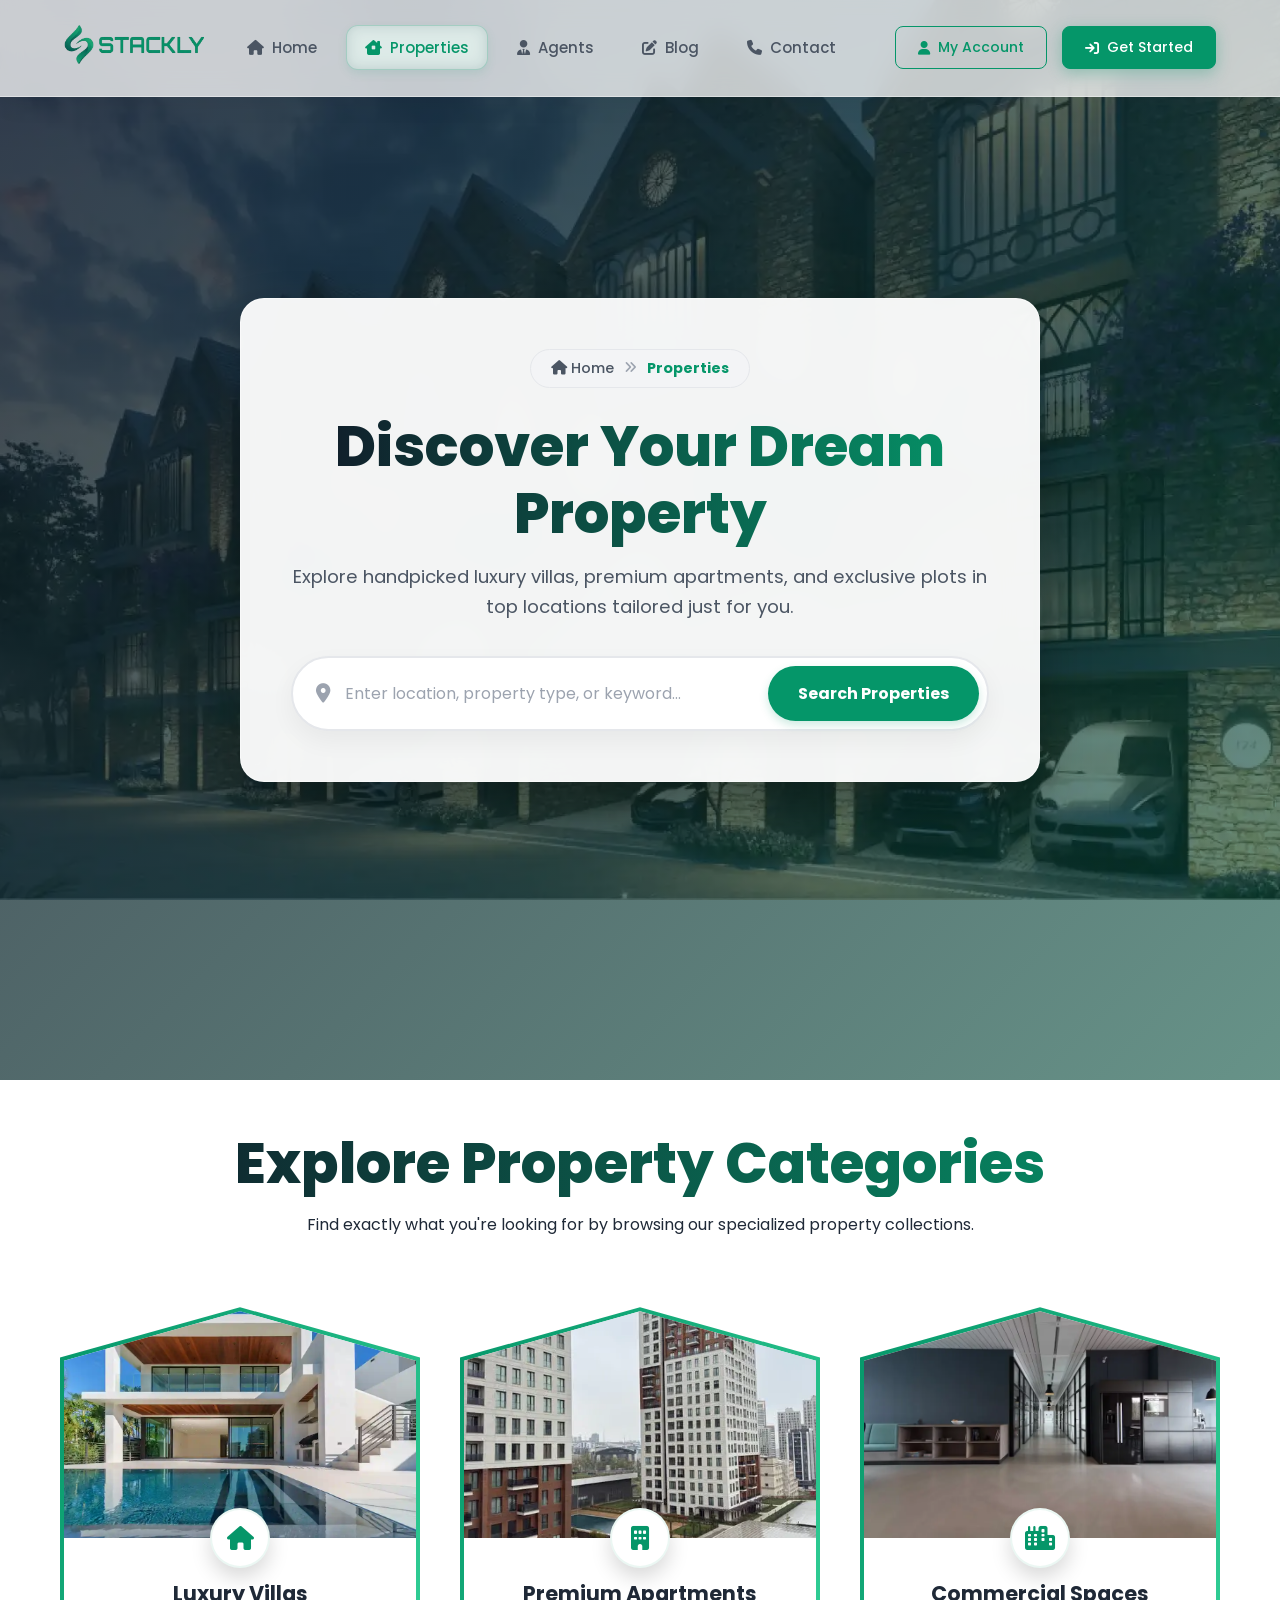
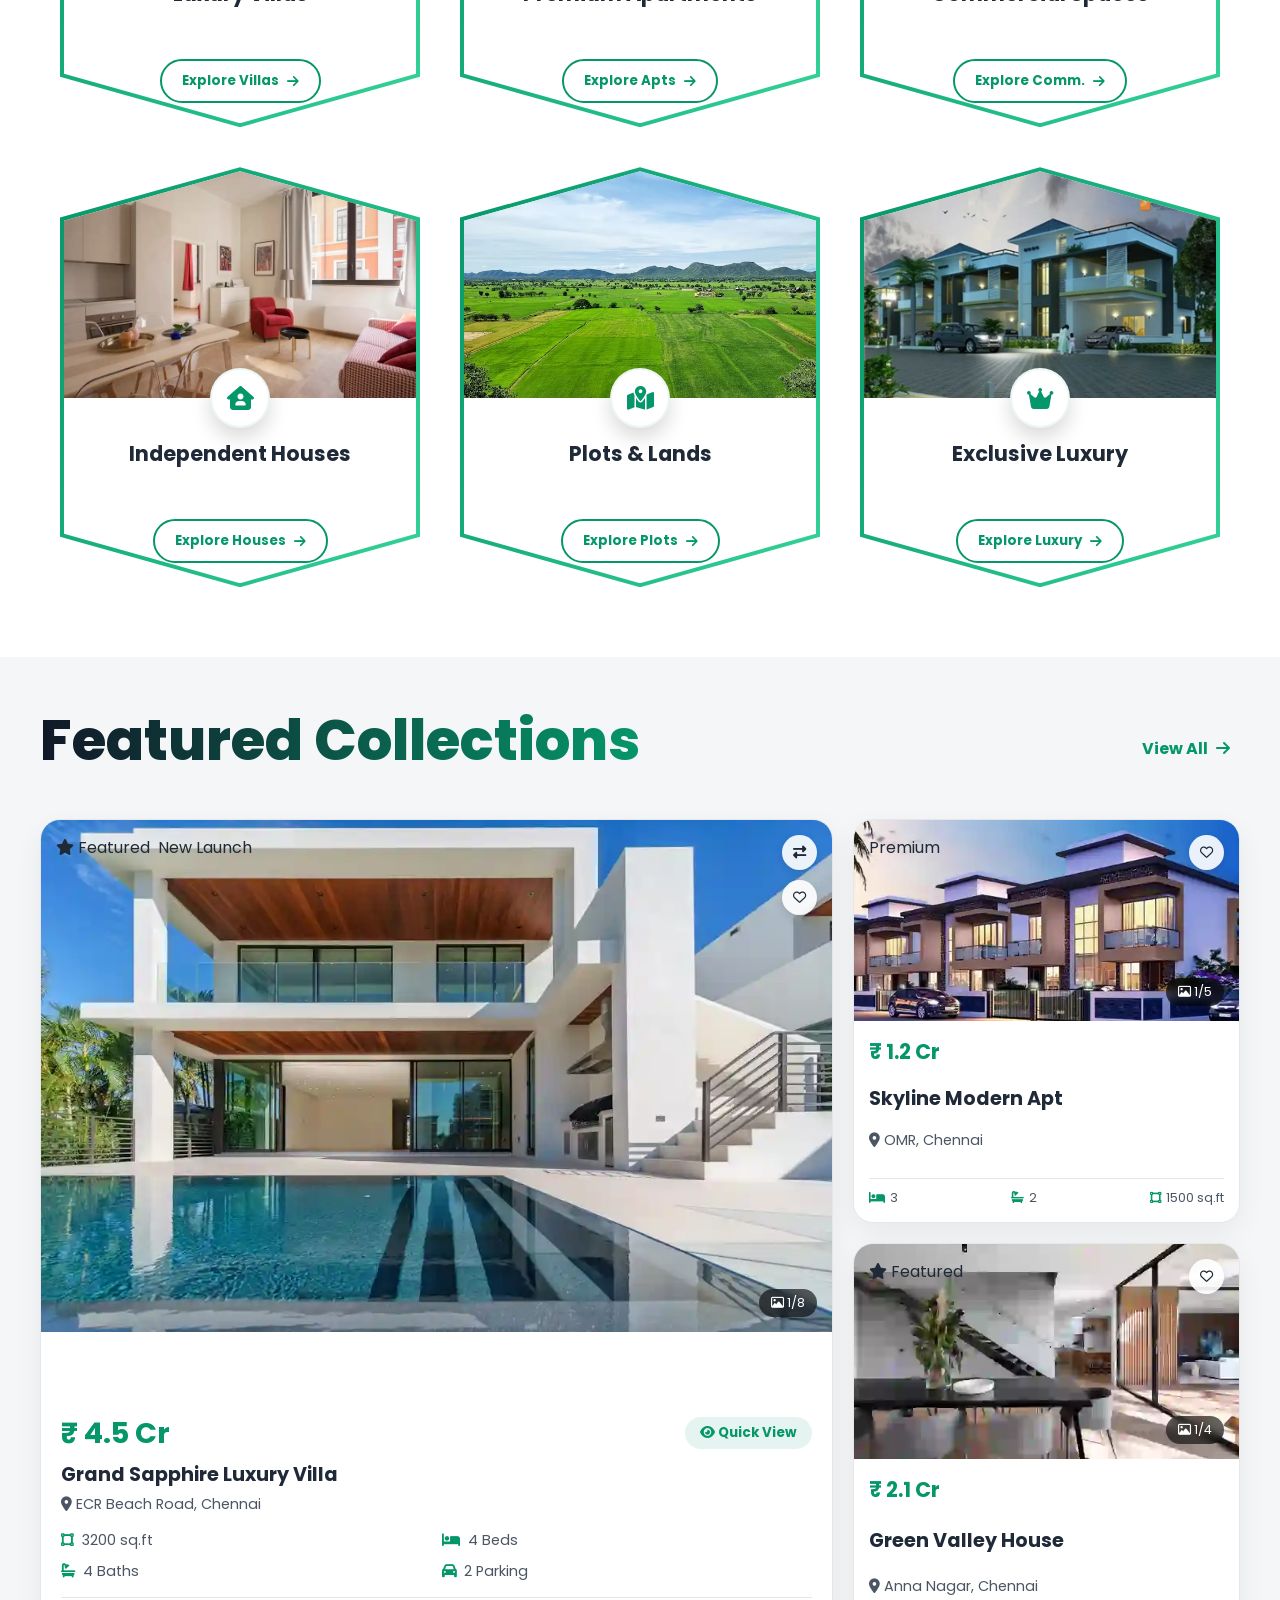
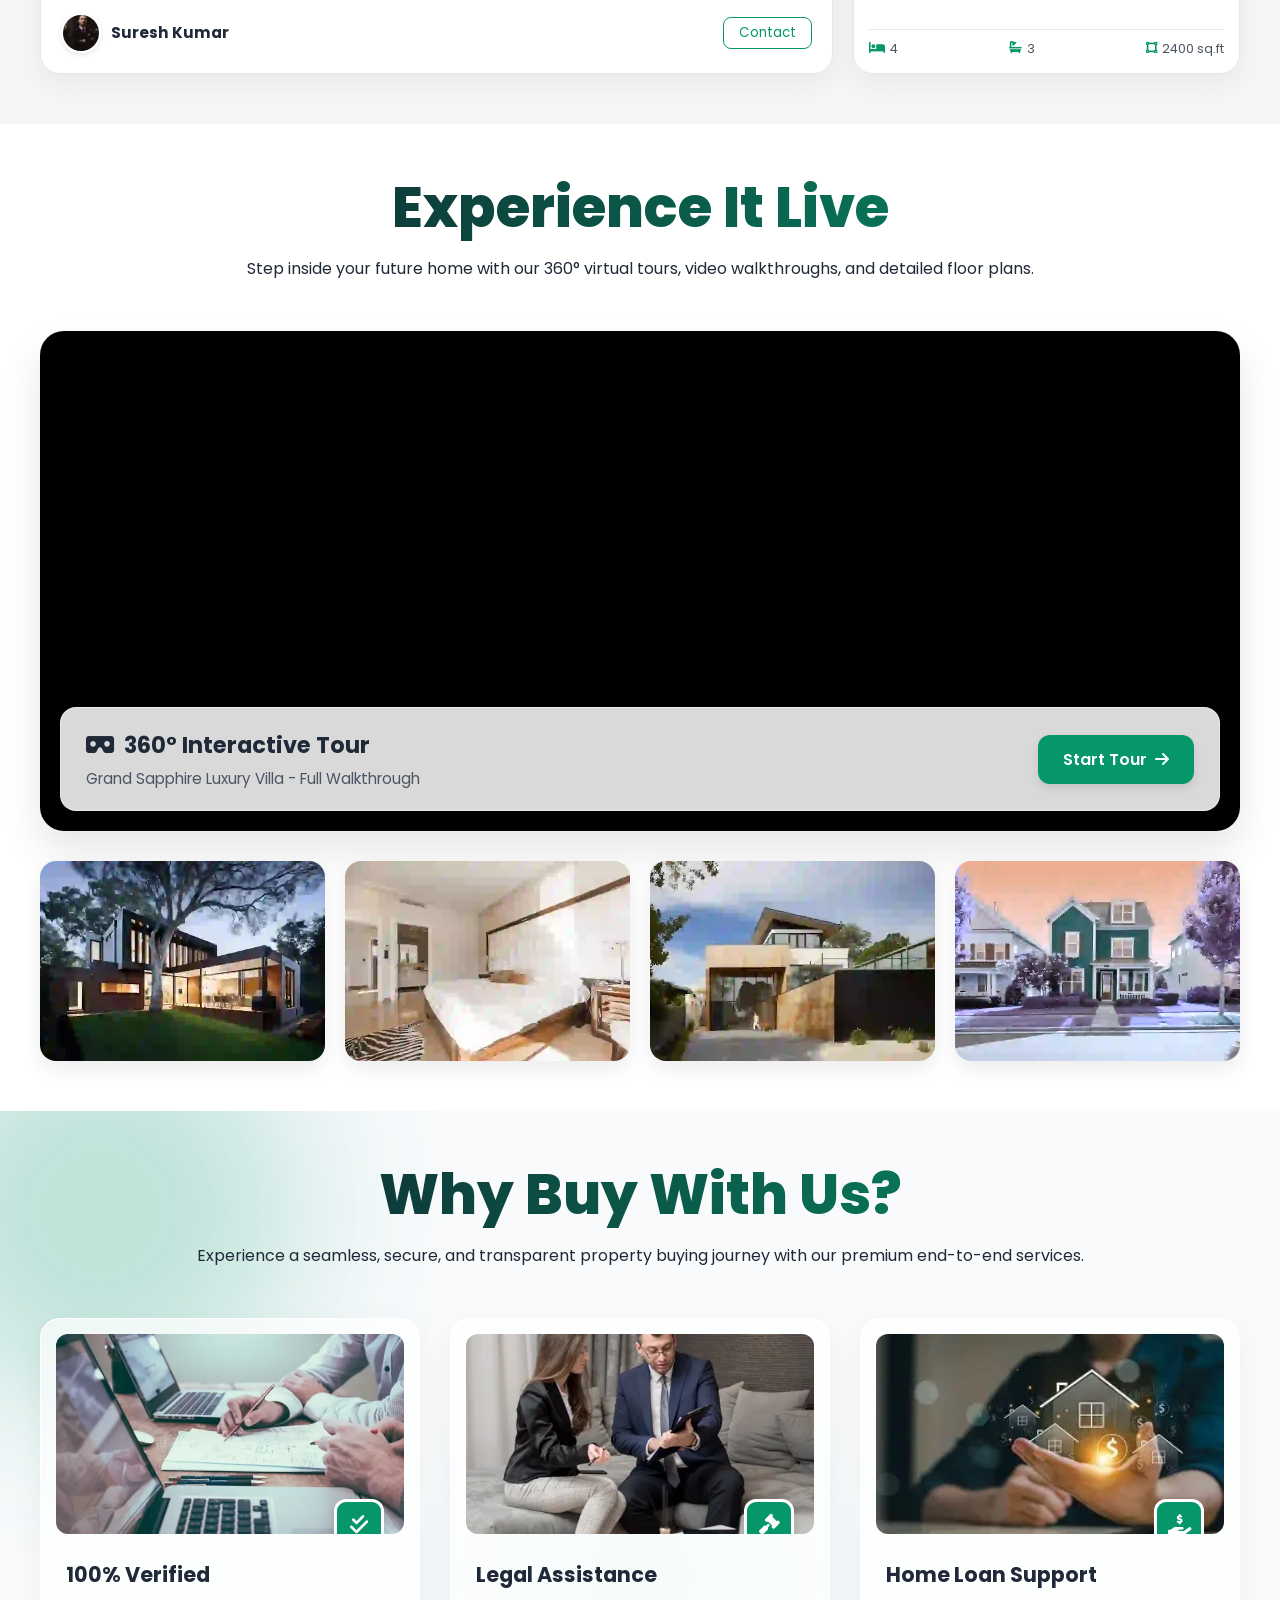
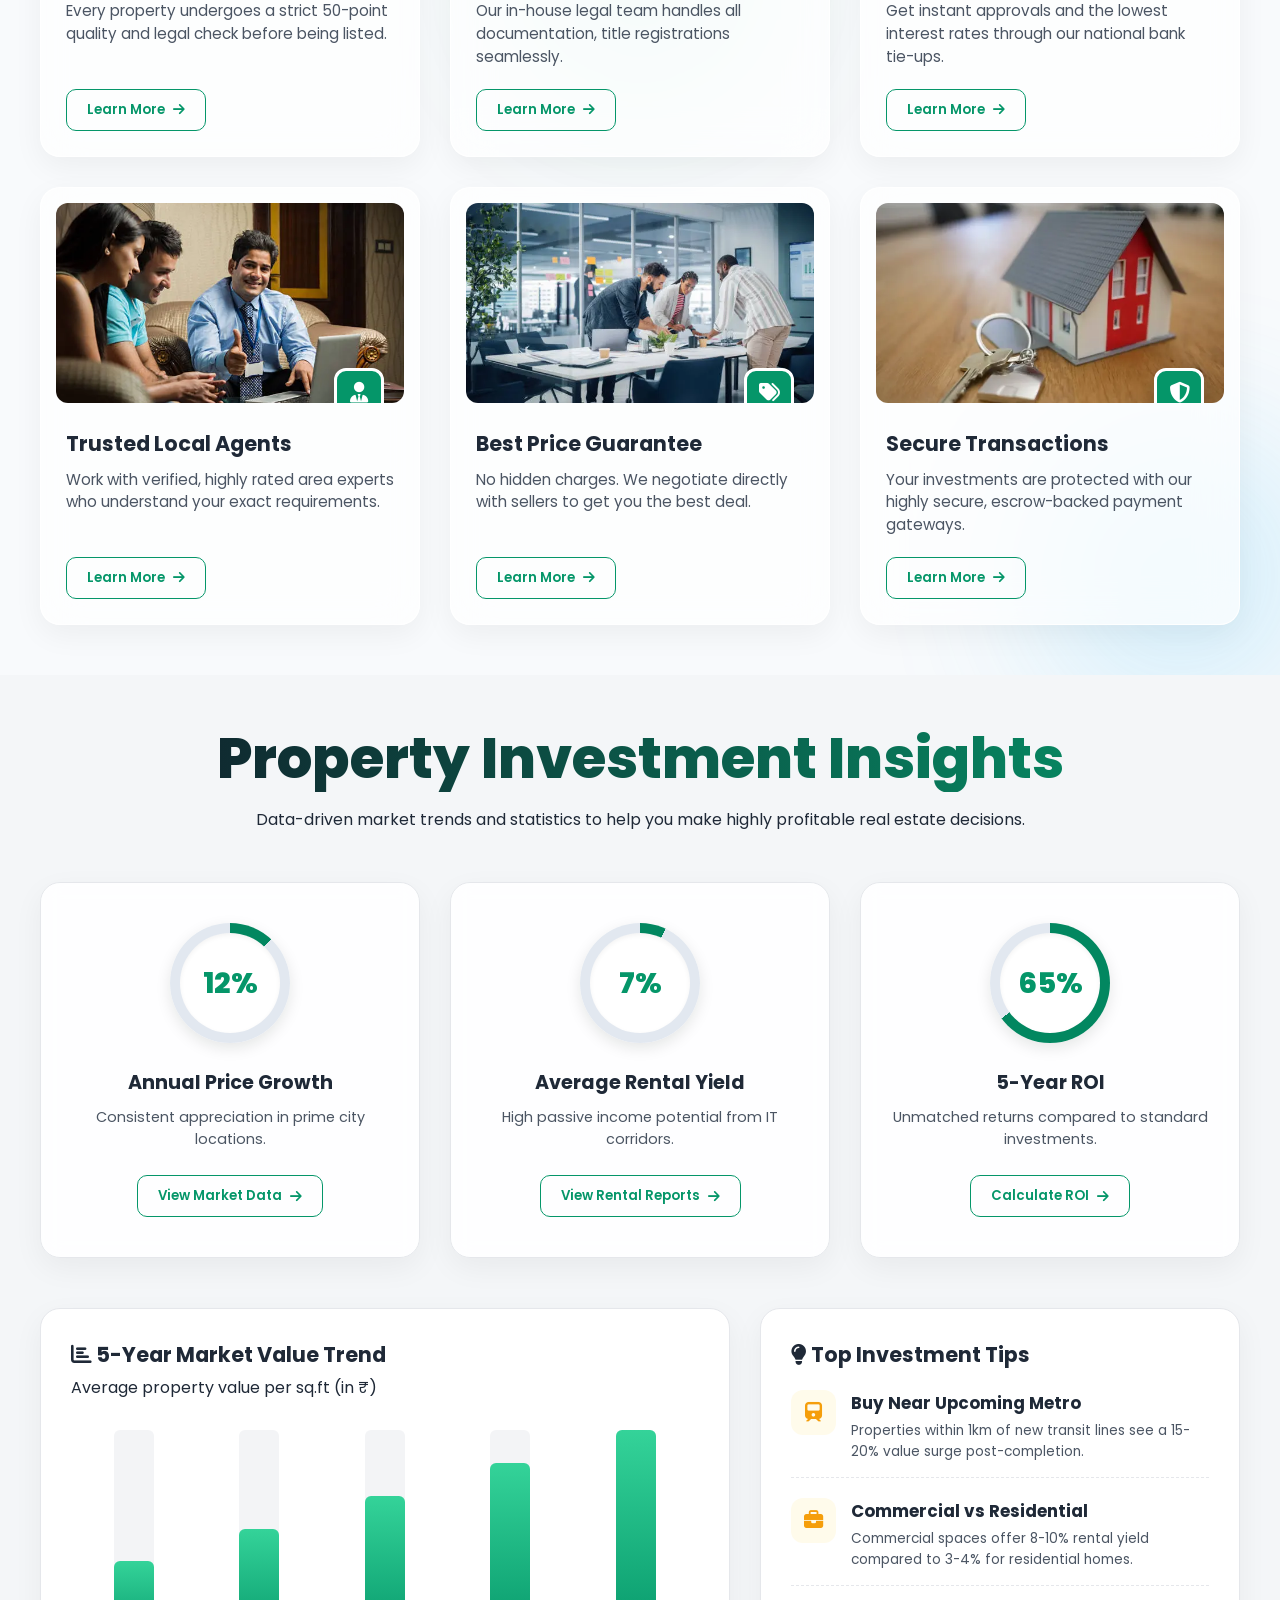
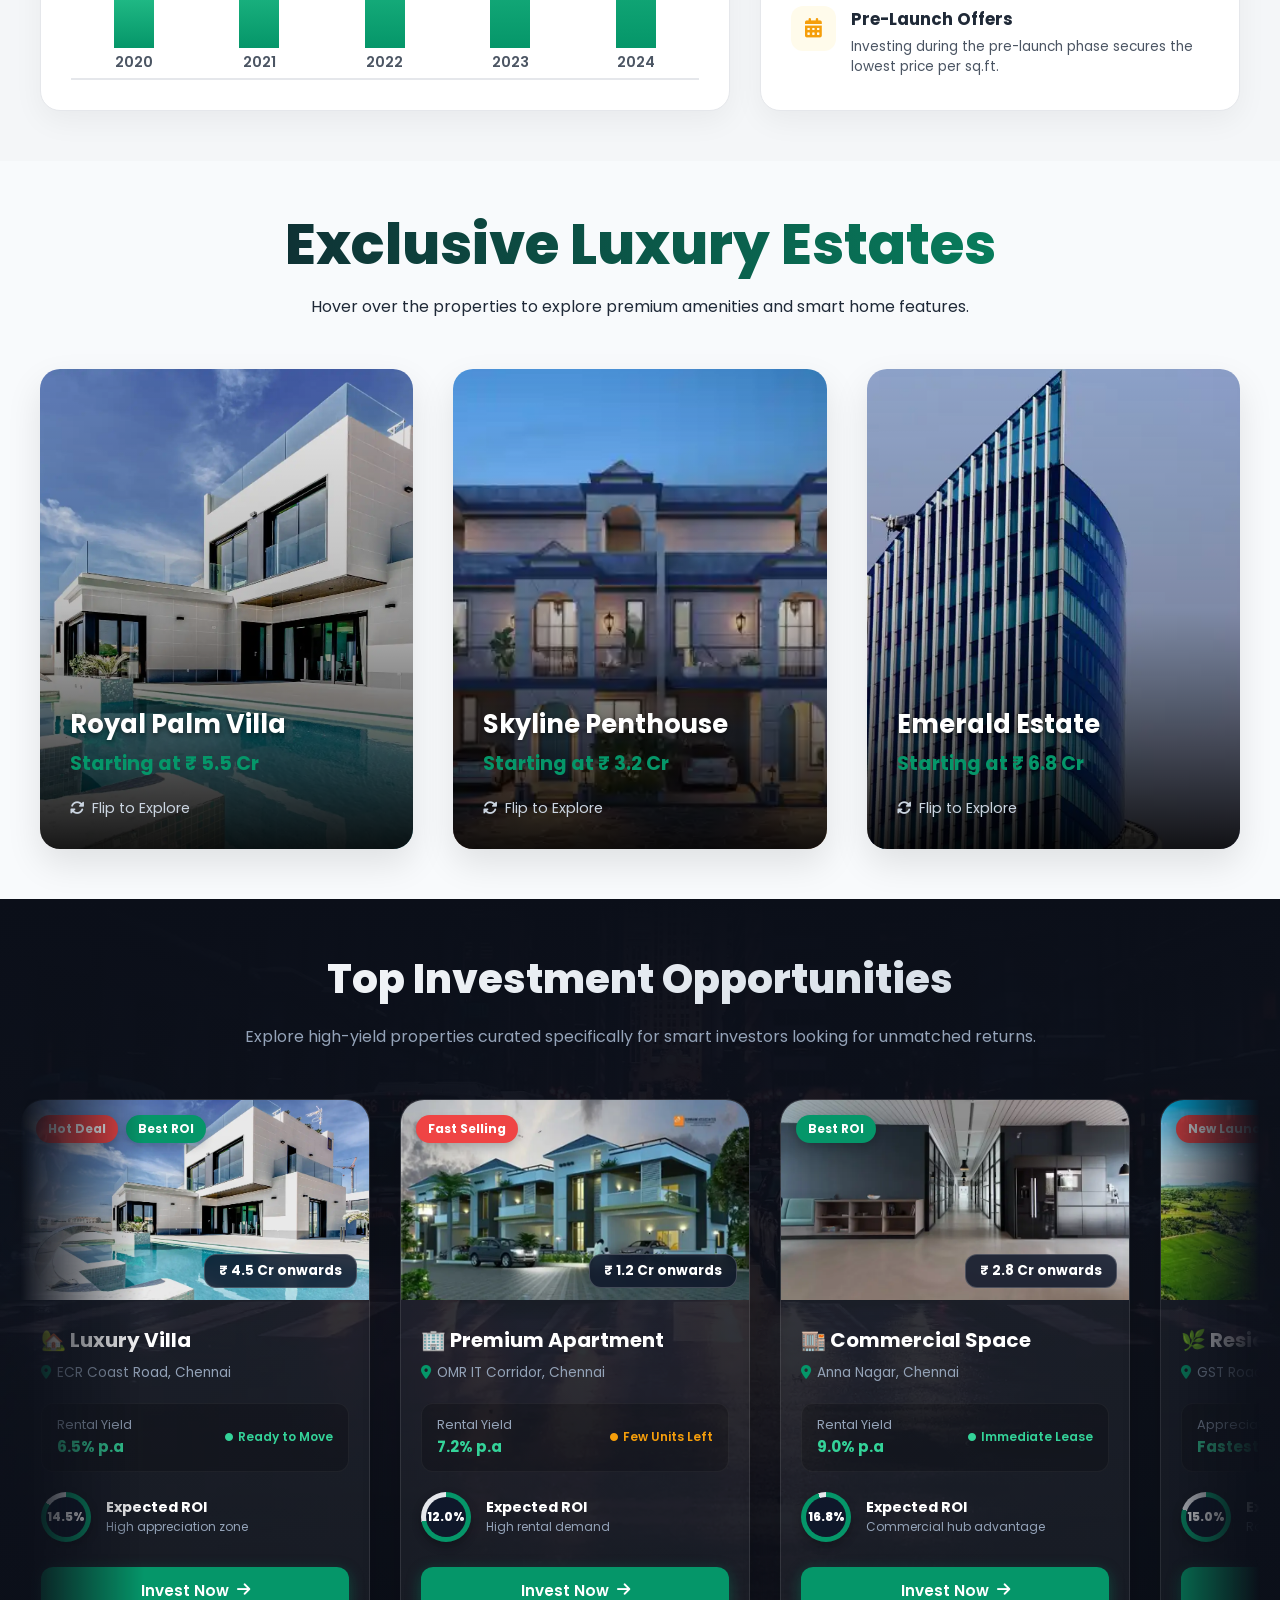
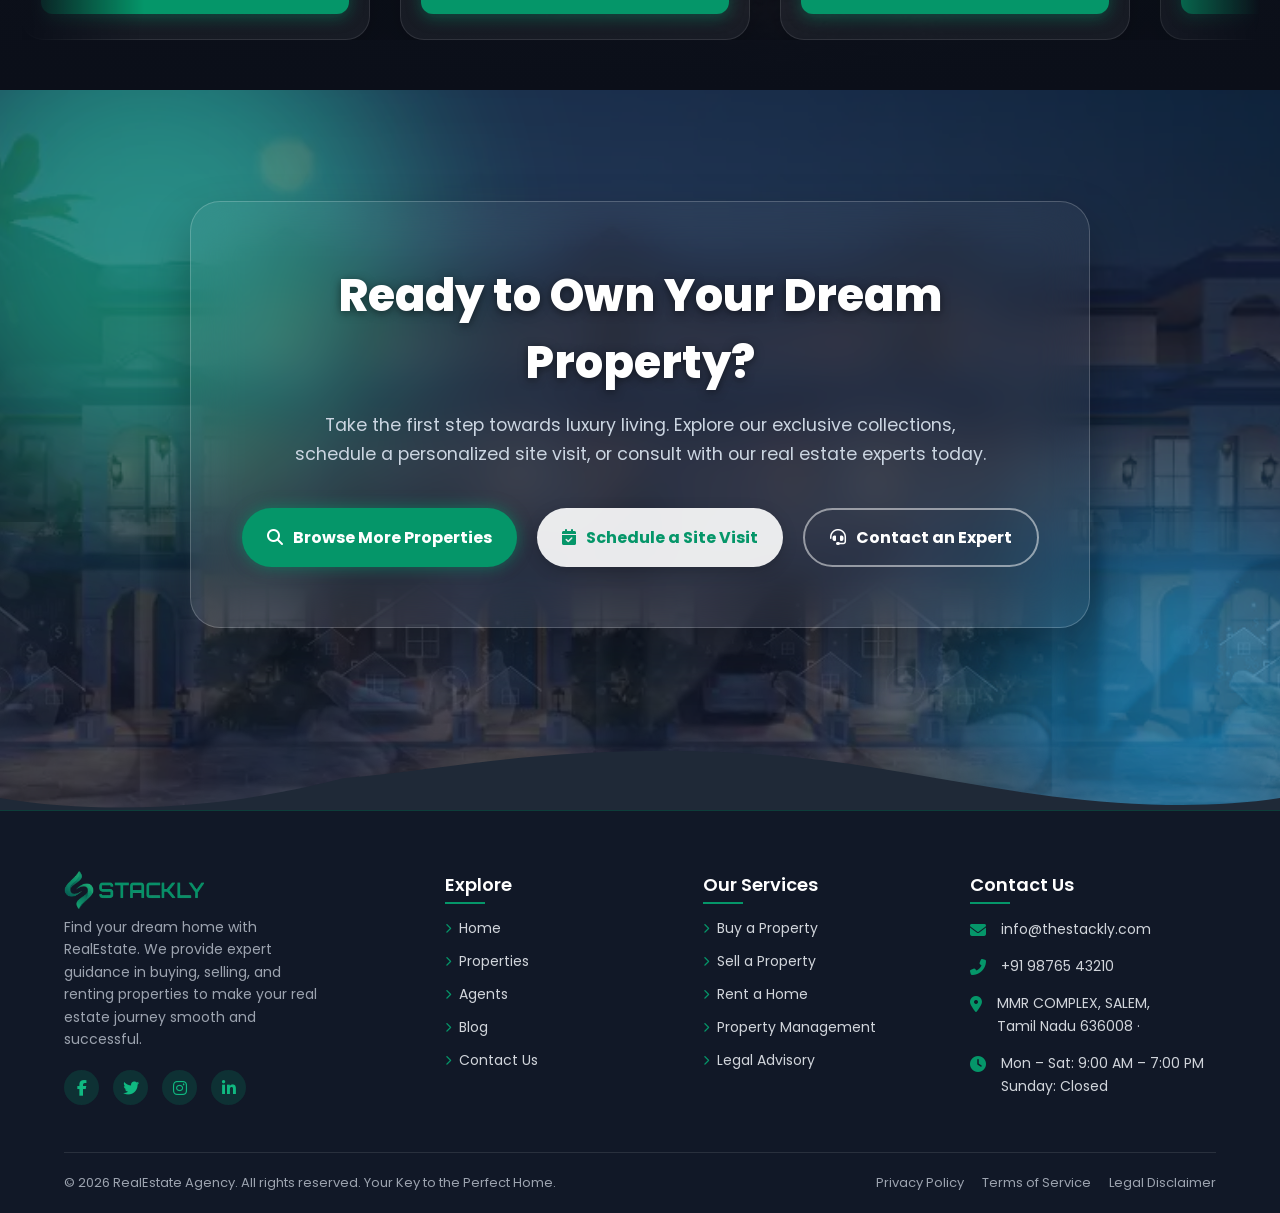
<file: properties.html>
<!DOCTYPE html>
<html lang="en">

<head>
    <meta charset="UTF-8">
    <meta name="viewport" content="width=device-width, initial-scale=1.0">
    <title>Real Estate Navbar</title>

    <link rel="stylesheet" href="https://cdnjs.cloudflare.com/ajax/libs/font-awesome/6.4.0/css/all.min.css">
    <link href="https://unpkg.com/aos@2.3.1/dist/aos.css" rel="stylesheet">
    <link rel="stylesheet" href="properties.css">
    <link rel="stylesheet" href="common.css">
</head>

<body>

    <!-- Preloader -->
    <div class="preloader-overlay" id="preloader">
        <div class="preloader-content">
            <div class="preloader-icon">
                <i class="fa-solid fa-house-chimney"></i>
            </div>
            <div class="preloader-text">
                FINDING HOMES<span class="dots"></span>
            </div>
            <div class="progress-bar">
                <div class="progress-line"></div>
            </div>
        </div>
    </div>

    <nav class="navbar">

        <div class="logo">
            <a href="index.html"><img src="./asset/darkgreen_logo.webp" alt="logo"></a>
        </div>


        <div class="nav-wrapper">
            <ul class="nav-menu">
                <li class="nav-item">
                    <a href="index.html" class="nav-link"><i class="fa-solid fa-house"></i> Home</a>
                </li>
                <li class="nav-item">
                    <a href="properties.html" class="nav-link active"><i class="fa-solid fa-house-chimney-window"></i>
                        Properties</a>
                </li>
                <li class="nav-item">
                    <a href="agent.html" class="nav-link"><i class="fa-solid fa-user-tie"></i> Agents</a>
                </li>
                <li class="nav-item">
                    <a href="blog.html" class="nav-link"><i class="fa-solid fa-pen-to-square"></i> Blog</a>
                </li>
                <li class="nav-item">
                    <a href="contact.html" class="nav-link"><i class="fa-solid fa-phone"></i> Contact</a>
                </li>
            </ul>

            <div class="nav-buttons">
                <a href="login.html" class="btn-login"><i class="fa-solid fa-user"></i> My Account</a>
                <a href="register.html" class="btn-signup"><i class="fa-solid fa-arrow-right-to-bracket"></i> Get
                    Started</a>
            </div>
        </div>


        <div class="hamburger">
            <span class="bar"></span>
            <span class="bar"></span>
            <span class="bar"></span>
        </div>
    </nav>



    <section class="properties-hero scroll-anim">

        <div class="hero-overlay"></div>

        <div class="hero-wrapper">



            <div class="hero-card scroll-anim">


                <div class="card-breadcrumb">
                    <a href="index.html"><i class="fas fa-home"></i> Home</a>
                    <i class="fas fa-angle-double-right divider"></i>
                    <span class="current">Properties</span>
                </div>


                <h1 class="gradient-text-dark">Discover Your Dream Property</h1>
                <p class="card-subtitle">Explore handpicked luxury villas, premium apartments, and exclusive plots in
                    top locations tailored just for you.</p>


                <form id="heroSearchForm" class="card-search-form">
                    <div class="search-input-group">
                        <i class="fas fa-map-marker-alt search-icon"></i>
                        <input type="text" id="propertySearchInput"
                            placeholder="Enter location, property type, or keyword...">
                        <button type="submit" class="btn-primary search-cta">Search Properties</button>
                    </div>

                    <div id="searchErrorMsg" class="error-msg"><i class="fas fa-exclamation-circle"></i> Please enter a
                        location or keyword to search!</div>
                </form>

            </div>
        </div>
    </section>


    <section class="property-categories-section scroll-anim">
        <div class="category-container">

            <div class="section-header-center">
                <h2 class="gradient-text-dark">Explore Property Categories</h2>
                <p class="text-gray">Find exactly what you're looking for by browsing our specialized property
                    collections.</p>
            </div>

            <div class="hex-grid">


                <div class="hex-card-wrapper scroll-anim">
                    <div class="hex-card-inner">
                        <div class="hex-image" style="background-image: url('./asset/o5.webp');">
                        </div>
                        <div class="floating-icon"><i class="fas fa-home"></i></div>
                        <div class="hex-content">
                            <h3>Luxury Villas</h3>
                            <div class="prop-count">245+ Properties</div>
                            <button class="hex-btn" onclick="window.location.href='404page.html'">Explore Villas <i
                                    class="fas fa-arrow-right"></i></button>
                        </div>
                    </div>
                </div>


                <div class="hex-card-wrapper scroll-anim">
                    <div class="hex-card-inner">
                        <div class="hex-image" style="background-image: url('./asset/r3.webp');">
                        </div>
                        <div class="floating-icon"><i class="fas fa-building"></i></div>
                        <div class="hex-content">
                            <h3>Premium Apartments</h3>
                            <div class="prop-count">512+ Properties</div>
                            <button class="hex-btn" onclick="window.location.href='404page.html'">Explore Apts <i
                                    class="fas fa-arrow-right"></i></button>
                        </div>
                    </div>
                </div>


                <div class="hex-card-wrapper scroll-anim">
                    <div class="hex-card-inner">
                        <div class="hex-image" style="background-image: url('./asset/o7.webp');">
                        </div>
                        <div class="floating-icon"><i class="fas fa-city"></i></div>
                        <div class="hex-content">
                            <h3>Commercial Spaces</h3>
                            <div class="prop-count">120+ Properties</div>
                            <button class="hex-btn" onclick="window.location.href='404page.html'">Explore Comm. <i
                                    class="fas fa-arrow-right"></i></button>
                        </div>
                    </div>
                </div>


                <div class="hex-card-wrapper scroll-anim">
                    <div class="hex-card-inner">
                        <div class="hex-image" style="background-image: url('./asset/o6.webp');">
                        </div>
                        <div class="floating-icon"><i class="fas fa-house-user"></i></div>
                        <div class="hex-content">
                            <h3>Independent Houses</h3>
                            <div class="prop-count">340+ Properties</div>
                            <button class="hex-btn" onclick="window.location.href='404page.html'">Explore Houses <i
                                    class="fas fa-arrow-right"></i></button>
                        </div>
                    </div>
                </div>


                <div class="hex-card-wrapper scroll-anim">
                    <div class="hex-card-inner">
                        <div class="hex-image" style="background-image: url('./asset/u15.webp');">
                        </div>
                        <div class="floating-icon"><i class="fas fa-map-marked-alt"></i></div>
                        <div class="hex-content">
                            <h3>Plots & Lands</h3>
                            <div class="prop-count">180+ Properties</div>
                            <button class="hex-btn" onclick="window.location.href='404page.html'">Explore Plots <i
                                    class="fas fa-arrow-right"></i></button>
                        </div>
                    </div>
                </div>


                <div class="hex-card-wrapper scroll-anim">
                    <div class="hex-card-inner">
                        <div class="hex-image" style="background-image: url('./asset/u14.webp');">
                        </div>
                        <div class="floating-icon"><i class="fas fa-crown"></i></div>
                        <div class="hex-content">
                            <h3>Exclusive Luxury</h3>
                            <div class="prop-count">85+ Properties</div>
                            <button class="hex-btn" onclick="window.location.href='404page.html'">Explore Luxury <i
                                    class="fas fa-arrow-right"></i></button>
                        </div>
                    </div>
                </div>

            </div>
        </div>
    </section>



    <section class="featured-bento-section scroll-anim">
        <div class="bento-container">

            <div class="section-header-simple">
                <h2 class="gradient-text-dark">Featured Collections</h2>
                <button class="btn-text" onclick="window.location.href='404page.html'">View All <i
                        class="fas fa-arrow-right"></i></button>
            </div>


            <div class="bento-grid">


                <div class="bento-card bento-large scroll-anim">
                    <div class="card-image-wrapper">
                        <img src="./asset/o5.webp" alt="Villa">

                        <div class="badges-top">
                            <span class="badge featured-badge"><i class="fas fa-star"></i> Featured</span>
                            <span class="badge new-badge">New Launch</span>
                        </div>

                        <div class="actions-right">
                            <button class="icon-action compare-btn" title="Compare"
                                onclick="window.location.href='404page.html'"><i
                                    class="fas fa-exchange-alt"></i></button>
                            <button class="icon-action fav-btn" title="Save"
                                onclick="window.location.href='404page.html'"><i class="far fa-heart"></i></button>
                        </div>

                        <div class="gallery-indicator"><i class="far fa-image"></i> 1/8</div>
                    </div>

                    <div class="glass-content">
                        <div class="price-header">
                            <h3>₹ 4.5 Cr</h3>
                            <button class="quick-view-btn" onclick="openQuickView()"><i class="fas fa-eye"></i> Quick
                                View</button>
                        </div>
                        <h4>Grand Sapphire Luxury Villa</h4>
                        <p class="address-text"><i class="fas fa-map-marker-alt text-primary"></i> ECR Beach Road,
                            Chennai</p>

                        <div class="property-specs">
                            <span><i class="fas fa-vector-square"></i> 3200 sq.ft</span>
                            <span><i class="fas fa-bed"></i> 4 Beds</span>
                            <span><i class="fas fa-bath"></i> 4 Baths</span>
                            <span><i class="fas fa-car"></i> 2 Parking</span>
                        </div>

                        <div class="agent-footer">
                            <div class="agent-info-inline">
                                <img src="./asset/u3.webp" alt="Agent">
                                <span>Suresh Kumar</span>
                            </div>
                            <button class="btn-outline-small"
                                onclick="window.location.href='404page.html'">Contact</button>
                        </div>
                    </div>
                </div>


                <div class="bento-card bento-small scroll-anim">
                    <div class="card-image-wrapper">
                        <img src="./asset/u8.webp" alt="Apartment">
                        <div class="badges-top"><span class="badge premium-badge">Premium</span></div>
                        <div class="actions-right"><button class="icon-action fav-btn"
                                onclick="window.location.href='404page.html'"><i class="far fa-heart"></i></button>
                        </div>
                        <div class="gallery-indicator"><i class="far fa-image"></i> 1/5</div>
                    </div>
                    <div class="glass-content small-content">
                        <h3>₹ 1.2 Cr</h3>
                        <h4>Skyline Modern Apt</h4>
                        <p class="address-text"><i class="fas fa-map-marker-alt text-primary"></i> OMR, Chennai</p>
                        <div class="property-specs-small">
                            <span><i class="fas fa-bed"></i> 3</span>
                            <span><i class="fas fa-bath"></i> 2</span>
                            <span><i class="fas fa-vector-square"></i> 1500 sq.ft</span>
                        </div>
                    </div>
                </div>


                <div class="bento-card bento-small scroll-anim">
                    <div class="card-image-wrapper">
                        <img src="./asset/u17.webp" alt="House">
                        <div class="badges-top"><span class="badge featured-badge"><i class="fas fa-star"></i>
                                Featured</span></div>
                        <div class="actions-right"><button class="icon-action fav-btn"
                                onclick="window.location.href='404page.html'"><i class="far fa-heart"></i></button>
                        </div>
                        <div class="gallery-indicator"><i class="far fa-image"></i> 1/4</div>
                    </div>
                    <div class="glass-content small-content">
                        <h3>₹ 2.1 Cr</h3>
                        <h4>Green Valley House</h4>
                        <p class="address-text"><i class="fas fa-map-marker-alt text-primary"></i> Anna Nagar, Chennai
                        </p>
                        <div class="property-specs-small">
                            <span><i class="fas fa-bed"></i> 4</span>
                            <span><i class="fas fa-bath"></i> 3</span>
                            <span><i class="fas fa-vector-square"></i> 2400 sq.ft</span>
                        </div>
                    </div>
                </div>

            </div>
        </div>
    </section>


    <div id="quickViewModal" class="quick-view-overlay">
        <div class="quick-view-popup">
            <button class="close-modal-btn" onclick="closeQuickView()"><i class="fas fa-times"></i></button>
            <div class="qv-content">
                <div class="qv-image">
                    <img src="./asset/o4.webp" alt="Villa">
                </div>
                <div class="qv-details">
                    <span class="badge new-badge mb-10">New Launch</span>
                    <h2>Grand Sapphire Luxury Villa</h2>
                    <h3 class="text-primary mb-20">₹ 4.5 Cr</h3>
                    <p class="text-gray"><i class="fas fa-info-circle"></i> This premium villa offers state-of-the-art
                        amenities with sea-facing balconies, smart home integrations, and private pool access.</p>
                    <div class="qv-actions mt-20">
                        <button class="btn-primary w-100" onclick="window.location.href='404page.html'"><i
                                class="fas fa-calendar-check"></i> Schedule Visit</button>
                        <button class="btn-outline w-100" onclick="window.location.href='404page.html'"><i
                                class="fas fa-info"></i> Full Details</button>
                    </div>
                </div>
            </div>
        </div>
    </div>


    <section class="virtual-tour-section scroll-anim">
        <div class="tour-container">

            <div class="section-header-center">
                <h2 class="gradient-text-dark">Experience It Live</h2>
                <p class="text-gray">Step inside your future home with our 360° virtual tours, video walkthroughs, and
                    detailed floor plans.</p>
            </div>


            <div class="main-tour-card scroll-anim">
                <div class="tour-image-wrapper">


                    <video class="tour-bg-video" autoplay muted loop playsinline>

                        <source src="./asset/k2.mp4" type="video/mp4">
                        Your browser does not support the video tag.
                    </video>




                    <div class="glass-overlay-bottom">
                        <div class="tour-info">
                            <h3><i class="fas fa-vr-cardboard text-primary"></i> 360° Interactive Tour</h3>
                            <p>Grand Sapphire Luxury Villa - Full Walkthrough</p>
                        </div>

                        <button class="tour-action-btn" onclick="window.location.href='404page.html'">Start Tour <i
                                class="fas fa-arrow-right"></i></button>
                    </div>
                </div>
            </div>


            <div class="tour-gallery-grid scroll-anim">


                <div class="gallery-item">
                    <img src="./asset/u21.webp" alt="Living Room">
                    <div class="hover-glass-overlay">
                        <div class="overlay-content">
                            <i class="fas fa-images"></i>
                            <span>Living Room</span>
                        </div>
                    </div>
                </div>


                <div class="gallery-item">
                    <img src="./asset/u20.webp" alt="Kitchen Walkthrough">
                    <div class="hover-glass-overlay">
                        <div class="overlay-content">
                            <i class="fas fa-video"></i>
                            <span>Kitchen Video</span>
                        </div>
                    </div>
                </div>


                <div class="gallery-item">
                    <img src="./asset/u19.webp" alt="Master Bedroom">
                    <div class="hover-glass-overlay">
                        <div class="overlay-content">
                            <i class="fas fa-bed"></i>
                            <span>Master Bedroom</span>
                        </div>
                    </div>
                </div>


                <div class="gallery-item">

                    <img src="./asset/u18.webp" alt="Floor Plan" style="filter: sepia(30%) hue-rotate(180deg);">
                    <div class="hover-glass-overlay">
                        <div class="overlay-content">
                            <i class="fas fa-map"></i>
                            <span>2D & 3D Floor Plans</span>
                        </div>
                    </div>
                </div>

            </div>

        </div>
    </section>


    <section class="why-choose-us-section scroll-anim">


        <div class="glow-shape shape-1"></div>
        <div class="glow-shape shape-2"></div>
        <div class="glow-shape shape-3"></div>

        <div class="benefits-container">

            <div class="section-header-center relative-z">
                <h2 class="gradient-text-dark">Why Buy With Us?</h2>
                <p class="text-gray">Experience a seamless, secure, and transparent property buying journey with our
                    premium end-to-end services.</p>
            </div>

            <div class="benefits-grid">


                <div class="glass-benefit-card scroll-anim">
                    <div class="benefit-img-wrapper">
                        <img src="./asset/u22.webp" alt="Verified">
                        <div class="icon-badge"><i class="fas fa-check-double"></i></div>
                    </div>
                    <div class="benefit-content">
                        <h3>100% Verified</h3>
                        <p>Every property undergoes a strict 50-point quality and legal check before being listed.</p>
                        <button class="btn-outline-small benefit-btn"
                            onclick="window.location.href='404page.html'">Learn More <i
                                class="fas fa-arrow-right"></i></button>
                    </div>
                </div>


                <div class="glass-benefit-card scroll-anim">
                    <div class="benefit-img-wrapper">
                        <img src="./asset/r8.webp" alt="Legal">
                        <div class="icon-badge"><i class="fas fa-gavel"></i></div>
                    </div>
                    <div class="benefit-content">
                        <h3>Legal Assistance</h3>
                        <p>Our in-house legal team handles all documentation, title registrations seamlessly.</p>
                        <button class="btn-outline-small benefit-btn"
                            onclick="window.location.href='404page.html'">Learn More <i
                                class="fas fa-arrow-right"></i></button>
                    </div>
                </div>


                <div class="glass-benefit-card scroll-anim">
                    <div class="benefit-img-wrapper">
                        <img src="./asset/u11.webp" alt="Loan">
                        <div class="icon-badge"><i class="fas fa-hand-holding-usd"></i></div>
                    </div>
                    <div class="benefit-content">
                        <h3>Home Loan Support</h3>
                        <p>Get instant approvals and the lowest interest rates through our national bank tie-ups.</p>
                        <button class="btn-outline-small benefit-btn"
                            onclick="window.location.href='404page.html'">Learn More <i
                                class="fas fa-arrow-right"></i></button>
                    </div>
                </div>


                <div class="glass-benefit-card scroll-anim">
                    <div class="benefit-img-wrapper">
                        <img src="./asset/r4.webp" alt="Agents">
                        <div class="icon-badge"><i class="fas fa-user-tie"></i></div>
                    </div>
                    <div class="benefit-content">
                        <h3>Trusted Local Agents</h3>
                        <p>Work with verified, highly rated area experts who understand your exact requirements.</p>
                        <button class="btn-outline-small benefit-btn"
                            onclick="window.location.href='404page.html'">Learn More <i
                                class="fas fa-arrow-right"></i></button>
                    </div>
                </div>


                <div class="glass-benefit-card scroll-anim">
                    <div class="benefit-img-wrapper">
                        <img src="./asset/r5.webp" alt="Price">
                        <div class="icon-badge"><i class="fas fa-tags"></i></div>
                    </div>
                    <div class="benefit-content">
                        <h3>Best Price Guarantee</h3>
                        <p>No hidden charges. We negotiate directly with sellers to get you the best deal.</p>
                        <button class="btn-outline-small benefit-btn"
                            onclick="window.location.href='404page.html'">Learn More <i
                                class="fas fa-arrow-right"></i></button>
                    </div>
                </div>


                <div class="glass-benefit-card scroll-anim">
                    <div class="benefit-img-wrapper">
                        <img src="./asset/o8.webp" alt="Security">
                        <div class="icon-badge"><i class="fas fa-shield-alt"></i></div>
                    </div>
                    <div class="benefit-content">
                        <h3>Secure Transactions</h3>
                        <p>Your investments are protected with our highly secure, escrow-backed payment gateways.</p>
                        <button class="btn-outline-small benefit-btn"
                            onclick="window.location.href='404page.html'">Learn More <i
                                class="fas fa-arrow-right"></i></button>
                    </div>
                </div>

            </div>
        </div>
    </section>


    <section class="investment-insights-section scroll-anim">
        <div class="insights-container">

            <div class="section-header-center">
                <h2 class="gradient-text-dark">Property Investment Insights</h2>
                <p class="text-gray">Data-driven market trends and statistics to help you make highly profitable real
                    estate decisions.</p>
            </div>



            <div class="stats-grid">


                <div class="stat-glass-card scroll-anim">
                    <div class="circular-progress" data-percentage="12">
                        <div class="inner-circle">
                            <span class="counter-value" data-target="12">0</span>%
                        </div>
                    </div>
                    <div class="stat-content">
                        <h3>Annual Price Growth</h3>
                        <p>Consistent appreciation in prime city locations.</p>
                    </div>
                    <button class="stat-btn" onclick="window.location.href='404page.html'">View Market Data <i
                            class="fas fa-arrow-right"></i></button>
                </div>


                <div class="stat-glass-card scroll-anim">
                    <div class="circular-progress" data-percentage="7">
                        <div class="inner-circle">
                            <span class="counter-value" data-target="7">0</span>%
                        </div>
                    </div>
                    <div class="stat-content">
                        <h3>Average Rental Yield</h3>
                        <p>High passive income potential from IT corridors.</p>
                    </div>
                    <button class="stat-btn" onclick="window.location.href='404page.html'">View Rental Reports <i
                            class="fas fa-arrow-right"></i></button>
                </div>


                <div class="stat-glass-card scroll-anim">
                    <div class="circular-progress" data-percentage="65">
                        <div class="inner-circle">
                            <span class="counter-value" data-target="65">0</span>%
                        </div>
                    </div>
                    <div class="stat-content">
                        <h3>5-Year ROI</h3>
                        <p>Unmatched returns compared to standard investments.</p>
                    </div>
                    <button class="stat-btn" onclick="window.location.href='404page.html'">Calculate ROI <i
                            class="fas fa-arrow-right"></i></button>
                </div>

            </div>


            <div class="insights-split-layout">


                <div class="market-graph-card scroll-anim">
                    <h3><i class="fas fa-chart-bar text-primary"></i> 5-Year Market Value Trend</h3>
                    <p class="text-sm text-gray mb-20">Average property value per sq.ft (in ₹)</p>

                    <div class="css-bar-chart">

                        <div class="bar-group">
                            <div class="bar">
                                <div class="bar-fill" data-height="40%">
                                    <span class="bar-tooltip">₹4,500</span>
                                </div>
                            </div>
                            <span class="bar-label">2020</span>
                        </div>

                        <div class="bar-group">
                            <div class="bar">
                                <div class="bar-fill" data-height="55%">
                                    <span class="bar-tooltip">₹5,200</span>
                                </div>
                            </div>
                            <span class="bar-label">2021</span>
                        </div>

                        <div class="bar-group">
                            <div class="bar">
                                <div class="bar-fill" data-height="70%">
                                    <span class="bar-tooltip">₹6,800</span>
                                </div>
                            </div>
                            <span class="bar-label">2022</span>
                        </div>

                        <div class="bar-group">
                            <div class="bar">
                                <div class="bar-fill" data-height="85%">
                                    <span class="bar-tooltip">₹8,100</span>
                                </div>
                            </div>
                            <span class="bar-label">2023</span>
                        </div>

                        <div class="bar-group">
                            <div class="bar">
                                <div class="bar-fill" data-height="100%">
                                    <span class="bar-tooltip">₹9,500</span>
                                </div>
                            </div>
                            <span class="bar-label">2024</span>
                        </div>
                    </div>
                </div>


                <div class="investment-tips-card scroll-anim">
                    <h3><i class="fas fa-lightbulb text-warning"></i> Top Investment Tips</h3>

                    <div class="tips-list">
                        <div class="tip-item">
                            <div class="tip-icon"><i class="fas fa-train"></i></div>
                            <div class="tip-text">
                                <h4>Buy Near Upcoming Metro</h4>
                                <p>Properties within 1km of new transit lines see a 15-20% value surge post-completion.
                                </p>
                            </div>
                        </div>

                        <div class="tip-item">
                            <div class="tip-icon"><i class="fas fa-briefcase"></i></div>
                            <div class="tip-text">
                                <h4>Commercial vs Residential</h4>
                                <p>Commercial spaces offer 8-10% rental yield compared to 3-4% for residential homes.
                                </p>
                            </div>
                        </div>

                        <div class="tip-item">
                            <div class="tip-icon"><i class="fas fa-calendar-alt"></i></div>
                            <div class="tip-text">
                                <h4>Pre-Launch Offers</h4>
                                <p>Investing during the pre-launch phase secures the lowest price per sq.ft.</p>
                            </div>
                        </div>
                    </div>
                </div>

            </div>

        </div>
    </section>


    <section class="luxury-flip-section scroll-anim">
        <div class="luxury-container">

            <div class="section-header-center">
                <h2 class="gradient-text-dark">Exclusive Luxury Estates</h2>
                <p class="text-gray">Hover over the properties to explore premium amenities and smart home features.</p>
            </div>

            <div class="flip-card-grid">


                <div class="flip-card scroll-anim" onclick="this.classList.toggle('hover')">
                    <div class="flip-card-inner">


                        <div class="flip-card-front">
                            <img src="./asset/o1.webp" alt="Royal Palm Villa">
                            <div class="front-overlay">
                                <h3>Royal Palm Villa</h3>
                                <p class="price-tag">Starting at ₹ 5.5 Cr</p>
                                <span class="flip-indicator"><i class="fas fa-sync-alt"></i> Flip to Explore</span>
                            </div>
                        </div>


                        <div class="flip-card-back">
                            <div class="back-content">
                                <h3>Royal Palm Villa</h3>
                                <ul class="luxury-amenities">
                                    <li><i class="fas fa-swimmer"></i> Swimming Pool</li>
                                    <li><i class="fas fa-car"></i> 2 Car Parking</li>
                                    <li><i class="fas fa-bed"></i> 4 Bedrooms</li>
                                    <li><i class="fas fa-tree"></i> Private Garden</li>
                                    <li><i class="fas fa-wifi"></i> Smart Home System</li>
                                </ul>
                                <button class="btn-primary w-100 mt-20"
                                    onclick="window.location.href='404page.html'">View Property</button>
                            </div>
                        </div>

                    </div>
                </div>


                <div class="flip-card scroll-anim" onclick="this.classList.toggle('hover')">
                    <div class="flip-card-inner">

                        <div class="flip-card-front">
                            <img src="./asset/u9.webp" alt="Skyline Penthouse">
                            <div class="front-overlay">
                                <h3>Skyline Penthouse</h3>
                                <p class="price-tag">Starting at ₹ 3.2 Cr</p>
                                <span class="flip-indicator"><i class="fas fa-sync-alt"></i> Flip to Explore</span>
                            </div>
                        </div>

                        <div class="flip-card-back">
                            <div class="back-content">
                                <h3>Skyline Penthouse</h3>
                                <ul class="luxury-amenities">
                                    <li><i class="fas fa-swimmer"></i> Infinity Pool</li>
                                    <li><i class="fas fa-car"></i> 2 Car Parking</li>
                                    <li><i class="fas fa-bed"></i> 3 Bedrooms</li>
                                    <li><i class="fas fa-tree"></i> Sky Terrace</li>
                                    <li><i class="fas fa-wifi"></i> Smart Security</li>
                                </ul>
                                <button class="btn-primary w-100 mt-20"
                                    onclick="window.location.href='404page.html'">View Property</button>
                            </div>
                        </div>

                    </div>
                </div>


                <div class="flip-card scroll-anim" onclick="this.classList.toggle('hover')">
                    <div class="flip-card-inner">

                        <div class="flip-card-front">
                            <img src="./asset/r1.webp" alt="Emerald Estate">
                            <div class="front-overlay">
                                <h3>Emerald Estate</h3>
                                <p class="price-tag">Starting at ₹ 6.8 Cr</p>
                                <span class="flip-indicator"><i class="fas fa-sync-alt"></i> Flip to Explore</span>
                            </div>
                        </div>

                        <div class="flip-card-back">
                            <div class="back-content">
                                <h3>Emerald Estate</h3>
                                <ul class="luxury-amenities">
                                    <li><i class="fas fa-swimmer"></i> Olympic Pool</li>
                                    <li><i class="fas fa-car"></i> 4 Car Parking</li>
                                    <li><i class="fas fa-bed"></i> 5 Bedrooms</li>
                                    <li><i class="fas fa-tree"></i> Huge Courtyard</li>
                                    <li><i class="fas fa-wifi"></i> AI Home Control</li>
                                </ul>
                                <button class="btn-primary w-100 mt-20"
                                    onclick="window.location.href='404page.html'">View Property</button>
                            </div>
                        </div>

                    </div>
                </div>

            </div>
        </div>
    </section>



    <section class="investment-marquee-section scroll-anim">


        <div class="skyline-bg"></div>
        <div class="skyline-overlay"></div>

        <div class="investment-container">

            <div class="section-header-center relative-z">
                <h2 class="gradient-text-light">Top Investment Opportunities</h2>
                <p class="text-gray-light">Explore high-yield properties curated specifically for smart investors
                    looking for unmatched returns.</p>
            </div>


            <div class="marquee-wrapper relative-z">
                <div class="marquee-track">


                    <div class="investment-float-card">
                        <div class="card-badges">
                            <span class="badge-hot">Hot Deal</span>
                            <span class="badge-roi">Best ROI</span>
                        </div>
                        <div class="card-img-wrapper">
                            <img src="./asset/o1.webp" alt="Luxury Villa">
                            <div class="price-tag-overlay">₹ 4.5 Cr onwards</div>
                        </div>
                        <div class="card-body">
                            <h3>🏡 Luxury Villa</h3>
                            <p class="location-text"><i class="fas fa-map-marker-alt"></i> ECR Coast Road, Chennai</p>

                            <div class="investment-metrics">
                                <div class="metric-item">
                                    <span class="metric-label">Rental Yield</span>
                                    <span class="metric-val">6.5% p.a</span>
                                </div>
                                <div class="availability-status available">
                                    <i class="fas fa-circle"></i> Ready to Move
                                </div>
                            </div>


                            <div class="roi-progress-row">
                                <div class="roi-ring" style="background: conic-gradient(#059669 85%, #e5e7eb 0%);">
                                    <span>14.5%</span>
                                </div>
                                <div class="roi-info">
                                    <strong>Expected ROI</strong>
                                    <span>High appreciation zone</span>
                                </div>
                            </div>

                            <button class="btn-invest-now" onclick="window.location.href='404page.html'">Invest Now <i
                                    class="fas fa-arrow-right"></i></button>
                        </div>
                    </div>


                    <div class="investment-float-card">
                        <div class="card-badges">
                            <span class="badge-hot">Fast Selling</span>
                        </div>
                        <div class="card-img-wrapper">
                            <img src="./asset/u14.webp" alt="Premium Apartment">
                            <div class="price-tag-overlay">₹ 1.2 Cr onwards</div>
                        </div>
                        <div class="card-body">
                            <h3>🏢 Premium Apartment</h3>
                            <p class="location-text"><i class="fas fa-map-marker-alt"></i> OMR IT Corridor, Chennai</p>

                            <div class="investment-metrics">
                                <div class="metric-item">
                                    <span class="metric-label">Rental Yield</span>
                                    <span class="metric-val">7.2% p.a</span>
                                </div>
                                <div class="availability-status fast-filling">
                                    <i class="fas fa-circle"></i> Few Units Left
                                </div>
                            </div>

                            <div class="roi-progress-row">
                                <div class="roi-ring" style="background: conic-gradient(#059669 72%, #e5e7eb 0%);">
                                    <span>12.0%</span>
                                </div>
                                <div class="roi-info">
                                    <strong>Expected ROI</strong>
                                    <span>High rental demand</span>
                                </div>
                            </div>

                            <button class="btn-invest-now" onclick="window.location.href='404page.html'">Invest Now <i
                                    class="fas fa-arrow-right"></i></button>
                        </div>
                    </div>


                    <div class="investment-float-card">
                        <div class="card-badges">
                            <span class="badge-roi">Best ROI</span>
                        </div>
                        <div class="card-img-wrapper">
                            <img src="./asset/o7.webp" alt="Commercial Space">
                            <div class="price-tag-overlay">₹ 2.8 Cr onwards</div>
                        </div>
                        <div class="card-body">
                            <h3>🏬 Commercial Space</h3>
                            <p class="location-text"><i class="fas fa-map-marker-alt"></i> Anna Nagar, Chennai</p>

                            <div class="investment-metrics">
                                <div class="metric-item">
                                    <span class="metric-label">Rental Yield</span>
                                    <span class="metric-val">9.0% p.a</span>
                                </div>
                                <div class="availability-status available">
                                    <i class="fas fa-circle"></i> Immediate Lease
                                </div>
                            </div>

                            <div class="roi-progress-row">
                                <div class="roi-ring" style="background: conic-gradient(#059669 95%, #e5e7eb 0%);">
                                    <span>16.8%</span>
                                </div>
                                <div class="roi-info">
                                    <strong>Expected ROI</strong>
                                    <span>Commercial hub advantage</span>
                                </div>
                            </div>

                            <button class="btn-invest-now" onclick="window.location.href='404page.html'">Invest Now <i
                                    class="fas fa-arrow-right"></i></button>
                        </div>
                    </div>


                    <div class="investment-float-card">
                        <div class="card-badges">
                            <span class="badge-hot">New Launch</span>
                        </div>
                        <div class="card-img-wrapper">
                            <img src="./asset/u16.webp" alt="Residential Plot">
                            <div class="price-tag-overlay">₹ 45 Lakhs onwards</div>
                        </div>
                        <div class="card-body">
                            <h3>🌿 Residential Plot</h3>
                            <p class="location-text"><i class="fas fa-map-marker-alt"></i> GST Road, Near Airport</p>

                            <div class="investment-metrics">
                                <div class="metric-item">
                                    <span class="metric-label">Appreciation</span>
                                    <span class="metric-val">Fastest Growth</span>
                                </div>
                                <div class="availability-status available">
                                    <i class="fas fa-circle"></i> DTCP Approved
                                </div>
                            </div>

                            <div class="roi-progress-row">
                                <div class="roi-ring" style="background: conic-gradient(#059669 80%, #e5e7eb 0%);">
                                    <span>15.0%</span>
                                </div>
                                <div class="roi-info">
                                    <strong>Expected ROI</strong>
                                    <span>Rapid land value surge</span>
                                </div>
                            </div>

                            <button class="btn-invest-now" onclick="window.location.href='404page.html'">Invest Now <i
                                    class="fas fa-arrow-right"></i></button>
                        </div>
                    </div>



                    <div class="investment-float-card">
                        <div class="card-badges">
                            <span class="badge-hot">Hot Deal</span>
                            <span class="badge-roi">Best ROI</span>
                        </div>
                        <div class="card-img-wrapper">
                            <img src="./asset/o1.webp" alt="Luxury Villa">
                            <div class="price-tag-overlay">₹ 4.5 Cr onwards</div>
                        </div>
                        <div class="card-body">
                            <h3>🏡 Luxury Villa</h3>
                            <p class="location-text"><i class="fas fa-map-marker-alt"></i> ECR Coast Road, Chennai</p>
                            <div class="investment-metrics">
                                <div class="metric-item"><span class="metric-label">Rental Yield</span><span
                                        class="metric-val">6.5% p.a</span></div>
                                <div class="availability-status available"><i class="fas fa-circle"></i> Ready to Move
                                </div>
                            </div>
                            <div class="roi-progress-row">
                                <div class="roi-ring" style="background: conic-gradient(#059669 85%, #e5e7eb 0%);">
                                    <span>14.5%</span>
                                </div>
                                <div class="roi-info"><strong>Expected ROI</strong><span>High appreciation zone</span>
                                </div>
                            </div>
                            <button class="btn-invest-now" onclick="window.location.href='404page.html'">Invest Now <i
                                    class="fas fa-arrow-right"></i></button>
                        </div>
                    </div>


                    <div class="investment-float-card">
                        <div class="card-badges"><span class="badge-hot">Fast Selling</span></div>
                        <div class="card-img-wrapper">
                            <img src="./asset/u14.webp" alt="Premium Apartment">
                            <div class="price-tag-overlay">₹ 1.2 Cr onwards</div>
                        </div>
                        <div class="card-body">
                            <h3>🏢 Premium Apartment</h3>
                            <p class="location-text"><i class="fas fa-map-marker-alt"></i> OMR IT Corridor, Chennai</p>
                            <div class="investment-metrics">
                                <div class="metric-item"><span class="metric-label">Rental Yield</span><span
                                        class="metric-val">7.2% p.a</span></div>
                                <div class="availability-status fast-filling"><i class="fas fa-circle"></i> Few Units
                                    Left</div>
                            </div>
                            <div class="roi-progress-row">
                                <div class="roi-ring" style="background: conic-gradient(#059669 72%, #e5e7eb 0%);">
                                    <span>12.0%</span>
                                </div>
                                <div class="roi-info"><strong>Expected ROI</strong><span>High rental demand</span></div>
                            </div>
                            <button class="btn-invest-now" onclick="window.location.href='404page.html'">Invest Now <i
                                    class="fas fa-arrow-right"></i></button>
                        </div>
                    </div>

                </div>
            </div>

        </div>
    </section>


    <section class="premium-cta-section scroll-anim">


        <div class="cta-bg-image"></div>
        <div class="aurora-overlay">
            <div class="aurora-blob blob-1"></div>
            <div class="aurora-blob blob-2"></div>
        </div>


        <div class="city-silhouette float-silhouette"></div>


        <div class="cta-container relative-z">


            <div class="glass-cta-box scroll-anim">
                <h2 class="cta-heading">Ready to Own Your Dream Property?</h2>
                <p class="cta-subtext">Take the first step towards luxury living. Explore our exclusive collections,
                    schedule a personalized site visit, or consult with our real estate experts today.</p>

                <div class="cta-button-group">

                    <button class="btn-glow-primary" onclick="window.location.href='404page.html'">
                        <i class="fas fa-search"></i> Browse More Properties
                    </button>


                    <button class="btn-glass-solid" onclick="window.location.href='404page.html'">
                        <i class="fas fa-calendar-check"></i> Schedule a Site Visit
                    </button>


                    <button class="btn-glass-outline" onclick="window.location.href='404page.html'">
                        <i class="fas fa-headset"></i> Contact an Expert
                    </button>
                </div>
            </div>

        </div>


        <div class="wave-divider">
            <svg data-name="Layer 1" xmlns="http://www.w3.org/2000/svg" viewBox="0 0 1200 120"
                preserveAspectRatio="none">
                <path
                    d="M321.39,56.44c58-10.79,114.16-30.13,172-41.86,82.39-16.72,168.19-17.73,250.45-.39C823.78,31,906.67,72,985.66,92.83c70.05,18.48,146.53,26.09,214.34,3V120H0V95.8C59.71,118.06,130.83,120.2,192.27,106.69,240.28,96.2,284.22,76.54,321.39,56.44Z"
                    class="shape-fill"></path>
            </svg>
        </div>
    </section>



    <footer class="footer" id="footer">
        <div class="footer-container">


            <div class="footer-col" data-aos="fade-up" data-aos-delay="0">
                <div class="logo">
                    <a href="index.html"><img src="./asset/darkgreen_logo.webp" alt="logo"></a>
                </div>
                <p class="footer-desc">
                    Find your dream home with RealEstate. We provide expert guidance in buying, selling, and renting
                    properties to make your real estate journey smooth and successful.
                </p>
                <div class="social-icons">
                    <a href="404page.html"><i class="fab fa-facebook-f"></i></a>
                    <a href="404page.html"><i class="fab fa-twitter"></i></a>
                    <a href="404page.html"><i class="fab fa-instagram"></i></a>
                    <a href="404page.html"><i class="fab fa-linkedin-in"></i></a>
                </div>
            </div>


            <div class="footer-col" data-aos="fade-up" data-aos-delay="100">
                <h4>Explore</h4>
                <ul class="footer-links">
                    <li><a href="index.html"><i class="fas fa-chevron-right"></i> Home</a></li>
                    <li><a href="properties.html"><i class="fas fa-chevron-right"></i> Properties</a></li>
                    <li><a href="agents.html"><i class="fas fa-chevron-right"></i> Agents</a></li>
                    <li><a href="blog.html"><i class="fas fa-chevron-right"></i> Blog</a></li>
                    <li><a href="contact.html"><i class="fas fa-chevron-right"></i> Contact Us</a></li>
                </ul>
            </div>


            <div class="footer-col" data-aos="fade-up" data-aos-delay="200">
                <h4>Our Services</h4>
                <ul class="footer-links">
                    <li><a href="404page.html"><i class="fas fa-chevron-right"></i> Buy a Property</a></li>
                    <li><a href="404page.html"><i class="fas fa-chevron-right"></i> Sell a Property</a></li>
                    <li><a href="404page.html"><i class="fas fa-chevron-right"></i> Rent a Home</a></li>
                    <li><a href="404page.html"><i class="fas fa-chevron-right"></i> Property Management</a></li>
                    <li><a href="404page.html"><i class="fas fa-chevron-right"></i> Legal Advisory</a></li>
                </ul>
            </div>


            <div class="footer-col" data-aos="fade-up" data-aos-delay="300">
                <h4>Contact Us</h4>
                <ul class="footer-contact">
                    <li><i class="fas fa-envelope"></i>info@thestackly.com</li>
                    <li><i class="fas fa-phone-alt"></i> +91 98765 43210</li>
                    <li><i class="fas fa-map-marker-alt"></i> MMR COMPLEX, SALEM,<br> Tamil Nadu 636008 ·</li>
                    <li><i class="fas fa-clock"></i> Mon – Sat: 9:00 AM – 7:00 PM<br>Sunday: Closed</li>
                </ul>
            </div>

        </div>


        <div class="footer-bottom">
            <p>&copy; 2026 RealEstate Agency. All rights reserved. Your Key to the Perfect Home.</p>
            <div class="footer-bottom-links">
                <a href="404page.html">Privacy Policy</a>
                <a href="404page.html">Terms of Service</a>
                <a href="404page.html">Legal Disclaimer</a>
            </div>
        </div>
    </footer>

    <script src="script.js"></script>
    <script src="https://unpkg.com/aos@2.3.1/dist/aos.js"></script>
    <script>
        AOS.init({
            duration: 800,
            once: true
        });
    </script>
    <script>
        document.addEventListener("DOMContentLoaded", function () {
            const searchForm = document.getElementById("heroSearchForm");
            const searchInput = document.getElementById("propertySearchInput");
            const errorMsg = document.getElementById("searchErrorMsg");
            const inputGroup = document.querySelector(".search-input-group");

            searchForm.addEventListener("submit", function (event) {
                event.preventDefault(); 

                const inputValue = searchInput.value.trim();

                if (inputValue === "") {

                    errorMsg.style.display = "block";
                    inputGroup.classList.add("input-error");
                    inputGroup.classList.remove("input-success");
                } else {

                    errorMsg.style.display = "none";
                    inputGroup.classList.remove("input-error");
                    inputGroup.classList.add("input-success");



                    console.log("Searching for: " + inputValue);
                    window.location.href = '404page.html'

                }
            });


            searchInput.addEventListener("input", function () {
                if (searchInput.value.trim() !== "") {
                    errorMsg.style.display = "none";
                    inputGroup.classList.remove("input-error");
                }
            });
        });

        document.addEventListener("DOMContentLoaded", function () {


            const favButtons = document.querySelectorAll('.fav-btn');
            favButtons.forEach(btn => {
                btn.addEventListener('click', function (e) {
                    e.preventDefault(); 
                    this.classList.toggle('active');


                    const icon = this.querySelector('i');
                    if (this.classList.contains('active')) {
                        icon.classList.remove('far');
                        icon.classList.add('fas');
                    } else {
                        icon.classList.remove('fas');
                        icon.classList.add('far');
                    }
                });
            });
        });


        function openQuickView() {
            const modal = document.getElementById('quickViewModal');
            modal.classList.add('show');
            document.body.style.overflow = 'hidden'; 
        }

        function closeQuickView() {
            const modal = document.getElementById('quickViewModal');
            modal.classList.remove('show');
            document.body.style.overflow = 'auto'; 
        }


        document.getElementById('quickViewModal').addEventListener('click', function (e) {
            if (e.target === this) {
                closeQuickView();
            }
        });


        document.addEventListener("DOMContentLoaded", function () {


            const sliderRange = document.getElementById("sliderRangeInput");
            const beforeImage = document.getElementById("beforeImageContainer");
            const sliderHandle = document.getElementById("sliderHandle");

            if (sliderRange && beforeImage && sliderHandle) {
                sliderRange.addEventListener("input", function (e) {
                    const sliderVal = e.target.value;
                    beforeImage.style.width = sliderVal + "%";
                    sliderHandle.style.left = sliderVal + "%";
                });
            }


            const flipCards = document.querySelectorAll('.flip-card');

            flipCards.forEach(card => {
                card.addEventListener('click', function () {

                    const isAlreadyOpen = this.classList.contains('hover');


                    flipCards.forEach(c => c.classList.remove('hover'));


                    if (!isAlreadyOpen) {
                        this.classList.add('hover');
                    }
                });
            });

        });

        document.addEventListener("DOMContentLoaded", () => {

            const scrollElements = document.querySelectorAll(".scroll-anim");

            const observerOptions = {
                root: null,
                threshold: 0.2, 
            };

            const observer = new IntersectionObserver((entries, observer) => {
                entries.forEach((entry) => {
                    if (entry.isIntersecting) {

                        entry.target.classList.add("is-visible");


                        const progressBars = entry.target.querySelectorAll(".circular-progress");
                        progressBars.forEach((bar) => {
                            animateCircularProgress(bar);
                        });

                        const counters = entry.target.querySelectorAll(".counter-value");
                        counters.forEach((counter) => {
                            animateCounter(counter);
                        });


                        const barFills = entry.target.querySelectorAll(".bar-fill");
                        barFills.forEach((fill) => {
                            animateBarFill(fill);
                        });


                        observer.unobserve(entry.target);
                    }
                });
            }, observerOptions);


            scrollElements.forEach((el) => {
                observer.observe(el);
            });




            function animateCircularProgress(progressBar) {
                const targetPercentage = parseInt(progressBar.getAttribute("data-percentage"));
                let currentPercentage = 0;
                const targetDegree = (targetPercentage / 100) * 360;
                let currentDegree = 0;

                const interval = setInterval(() => {
                    currentDegree += targetDegree / 30; 

                    if (currentDegree >= targetDegree) {
                        currentDegree = targetDegree;
                        clearInterval(interval);
                    }

                    progressBar.style.background = `conic-gradient(#028760 ${currentDegree}deg, #e2e8f0 0deg)`;
                }, 20);
            }


            function animateCounter(counter) {
                const target = parseInt(counter.getAttribute("data-target"));
                let count = 0;
                const increment = target / 30; 

                const updateCounter = () => {
                    count += increment;
                    if (count < target) {
                        counter.innerText = Math.ceil(count);
                        setTimeout(updateCounter, 20);
                    } else {
                        counter.innerText = target;
                    }
                };
                updateCounter();
            }


            function animateBarFill(bar) {
                const targetHeight = bar.getAttribute("data-height");

                setTimeout(() => {
                    bar.style.height = targetHeight;
                }, 200);
            }
        });
    </script>
</body>

</html>
</file>
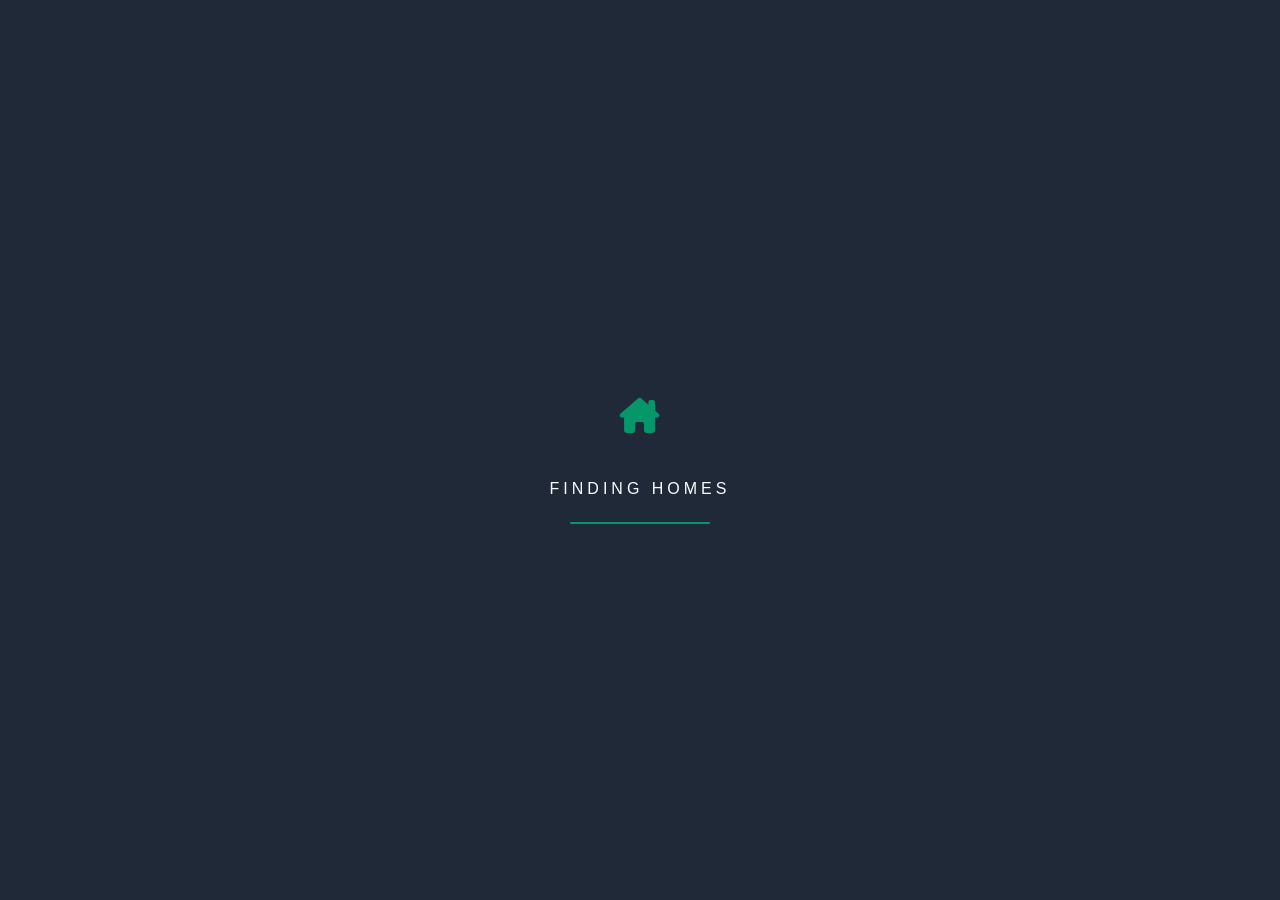
<file: register.html>
<!DOCTYPE html>
<html lang="en">

<head>
    <meta charset="UTF-8">
    <meta name="viewport" content="width=device-width, initial-scale=1.0">
    <title>RealEstate - Create Account</title>


    <link href="https://fonts.googleapis.com/css2?family=Poppins:wght@300;400;500;600;700&display=swap"
        rel="stylesheet">


    <link rel="stylesheet" href="https://cdnjs.cloudflare.com/ajax/libs/font-awesome/6.4.0/css/all.min.css">

    <style>
        * {
            margin: 0;
            padding: 0;
            box-sizing: border-box;
            font-family: 'Poppins', sans-serif;
        }

        :root {
            --emerald-green: #059669;
            --emerald-dark: #047857;
            --emerald-glow: rgba(5, 150, 105, 0.4);
            --text-white: #f8fafc;
            --text-light: #cbd5e1;
            --card-bg: #ffffff;
            --input-border: #e2e5ed;
            --input-text: #334155;
            --text-dark: #1f2937;
        }

        body {

            background: linear-gradient(rgba(17, 24, 39, 0.8), rgba(17, 24, 39, 0.8)),
                url('./asset/u25.webp') center/cover no-repeat fixed;
            color: var(--text-white);
            min-height: 100vh;
            display: flex;
            align-items: center;
            justify-content: center;
            padding: 20px;
            position: relative;
            overflow-x: hidden;
        }


        @keyframes fadeUp {
            from {
                opacity: 0;
                transform: translateY(40px);
            }

            to {
                opacity: 1;
                transform: translateY(0);
            }
        }

        @keyframes float {
            0% {
                transform: translateY(0px) translate(-50%, -50%);
            }

            50% {
                transform: translateY(-10px) translate(-50%, -50%);
            }

            100% {
                transform: translateY(0px) translate(-50%, -50%);
            }
        }

        @keyframes floatImage {
            0% {
                transform: translateY(0px);
            }

            50% {
                transform: translateY(-10px);
            }

            100% {
                transform: translateY(0px);
            }
        }


        .top-bar {
            position: absolute;
            top: 25px;
            left: 5%;
            display: flex;
            align-items: center;
            z-index: 100;
        }

        .back-link {
            color: var(--text-white);
            text-decoration: none;
            font-size: 15px;
            font-weight: 500;
            display: inline-flex;
            align-items: center;
            gap: 8px;
            transition: 0.3s;
            background: rgba(255, 255, 255, 0.1);
            padding: 10px 20px;
            border-radius: 30px;
            backdrop-filter: blur(5px);
            border: 1px solid rgba(255, 255, 255, 0.2);
        }

        .back-link:hover {
            background: var(--emerald-green);
            border-color: var(--emerald-green);
        }


        .container {
            display: flex;
            width: 100%;
            max-width: 1100px;
            gap: 50px;
            align-items: center;
            justify-content: space-between;
            margin-top: 80px;
            z-index: 10;
        }


        .left-panel {
            flex: 1;
            width: 100%;
            max-width: 500px;
            animation: fadeUp 0.8s ease-out forwards;
        }

        .login-card {
            background-color: var(--card-bg);
            border-radius: 24px;
            padding: 40px;
            box-shadow: 0 20px 50px rgba(0, 0, 0, 0.5);
            color: var(--input-text);
            width: 100%;
        }

        .logo {
            text-align: center;
            margin-bottom: 20px;
            font-size: 26px;
            font-weight: 700;
            color: var(--text-dark);
        }

        .logo i {
            color: var(--emerald-green);
        }

        .card-header {
            text-align: center;
            margin-bottom: 25px;
        }

        .card-header h3 {
            color: var(--text-dark);
            font-size: 22px;
            margin-bottom: 5px;
        }

        .card-header p {
            color: #64748b;
            font-size: 13px;
        }


        .input-group {
            position: relative;
            margin-bottom: 18px;
        }

        .input-group i.left-icon {
            position: absolute;
            left: 18px;
            top: 15px;
            color: #94a3b8;
            font-size: 16px;
        }

        .input-group input {
            width: 100%;
            padding: 13px 15px 13px 48px;
            border: 2px solid var(--input-border);
            border-radius: 12px;
            font-size: 14px;
            font-weight: 500;
            color: var(--input-text);
            background: #f8fafc;
            outline: none;
            transition: all 0.3s;
        }

        .input-group input:focus {
            border-color: var(--emerald-green);
            background: #fff;
            box-shadow: 0 0 0 4px rgba(5, 150, 105, 0.1);
        }


        input[type="password"]::-ms-reveal,
        input[type="password"]::-ms-clear {
            display: none !important;
        }

        .toggle-password {
            position: absolute;
            right: 18px;
            top: 15px;
            color: #94a3b8;
            cursor: pointer;
            font-size: 16px;
            transition: 0.3s;
        }

        .toggle-password:hover {
            color: var(--emerald-green);
        }


        .error-message {
            color: #ef4444;
            font-size: 12px;
            margin-top: 5px;
            margin-left: 5px;
            display: none;
            font-weight: 500;
        }

        .input-group.error input {
            border-color: #ef4444;
            background: rgba(239, 68, 68, 0.03);
            animation: shake 0.4s ease-in-out;
        }

        .input-group.error .error-message {
            display: block;
        }

        .input-group.error i.left-icon {
            color: #ef4444;
        }

        @keyframes shake {

            0%,
            100% {
                transform: translateX(0);
            }

            25%,
            75% {
                transform: translateX(-5px);
            }

            50% {
                transform: translateX(5px);
            }
        }

        .submit-btn {
            width: 100%;
            padding: 14px;
            margin-top: 10px;
            background-color: var(--emerald-green);
            color: #fff;
            border: none;
            border-radius: 12px;
            font-size: 16px;
            font-weight: 600;
            cursor: pointer;
            transition: all 0.3s;
            box-shadow: 0 5px 15px var(--emerald-glow);
        }

        .submit-btn:hover {
            background-color: var(--emerald-dark);
            transform: translateY(-2px);
        }


        .divider {
            display: flex;
            align-items: center;
            text-align: center;
            margin: 20px 0 15px;
            color: #94a3b8;
            font-size: 12px;
            font-weight: 500;
            text-transform: uppercase;
        }

        .divider::before,
        .divider::after {
            content: '';
            flex: 1;
            border-bottom: 1px solid var(--input-border);
        }

        .divider:not(:empty)::before {
            margin-right: 1em;
        }

        .divider:not(:empty)::after {
            margin-left: 1em;
        }


        .social-logins {
            display: flex;
            justify-content: center;
            gap: 15px;
            margin-bottom: 20px;
        }

        .social-btn {
            width: 42px;
            height: 42px;
            border-radius: 50%;
            background: #f8fafc;
            border: 1px solid var(--input-border);
            display: flex;
            align-items: center;
            justify-content: center;
            color: var(--text-dark);
            font-size: 16px;
            cursor: pointer;
            text-decoration: none;
            transition: all 0.3s;
        }

        .social-btn:hover {
            background-color: var(--emerald-green);
            color: #fff;
            border-color: var(--emerald-green);
            transform: translateY(-4px);
            box-shadow: 0 5px 15px var(--emerald-glow);
        }

        .create-account {
            text-align: center;
            font-size: 14px;
            color: #64748b;
        }

        .create-account a {
            color: var(--emerald-green);
            text-decoration: none;
            font-weight: 600;
        }

        .create-account a:hover {
            text-decoration: underline;
        }


        .right-panel {
            flex: 1.2;
            position: relative;
            animation: fadeUp 1s ease-out forwards;
            display: flex;
            align-items: center;
            justify-content: center;
        }

        .image-container {
            position: relative;
            width: 100%;
            height: 550px;
            border-radius: 24px;
            box-shadow: 0 20px 40px rgba(0, 0, 0, 0.4);
            animation: floatImage 6s ease-in-out infinite;
        }

        .image-container img {
            width: 100%;
            height: 100%;
            object-fit: cover;
            border-radius: 24px;
        }


        .floating-card {
            position: absolute;
            top: 50%;
            left: 50%;
            transform: translate(-50%, -50%);
            background: rgba(255, 255, 255, 0.15);
            backdrop-filter: blur(15px);
            -webkit-backdrop-filter: blur(15px);
            border: 1px solid rgba(255, 255, 255, 0.3);
            padding: 30px 25px;
            border-radius: 20px;
            width: 85%;
            max-width: 350px;
            box-shadow: 0 10px 30px rgba(0, 0, 0, 0.3);
            color: #fff;
            text-align: center;
            animation: float 6s ease-in-out infinite;
        }

        .floating-card h4 {
            font-size: 20px;
            margin-bottom: 15px;
            display: flex;
            align-items: center;
            justify-content: center;
            gap: 10px;
        }

        .floating-card h4 i {
            color: #10b981;
        }

        .floating-card p {
            font-size: 14px;
            color: #f1f5f9;
            line-height: 1.6;
        }


        .preloader-overlay {
            position: fixed;
            top: 0;
            left: 0;
            width: 100%;
            height: 100%;
            background-color: var(--text-dark);
            /* Premium Dark Background */
            display: flex;
            justify-content: center;
            align-items: center;
            z-index: 99999;
            /* Smooth fade out */
            transition: opacity 0.8s cubic-bezier(0.86, 0, 0.07, 1), visibility 0.8s;
        }

        .preloader-content {
            display: flex;
            flex-direction: column;
            align-items: center;
            gap: 1.5rem;
        }

        /* Premium Glowing Icon */
        .preloader-icon {
            position: relative;
            width: 80px;
            height: 80px;
            display: flex;
            justify-content: center;
            align-items: center;
            border-radius: 50%;
            background-color: var(--emerald-light);
            color: var(--emerald-green);
            animation: pulseGlow 2s infinite ease-in-out;
        }

        .preloader-icon i {
            font-size: 2.2rem;
        }

        /* Elegant Text */
        .preloader-text {
            font-family: 'Segoe UI', Tahoma, Geneva, Verdana, sans-serif;
            font-size: 1rem;
            font-weight: 500;
            letter-spacing: 4px;
            color: var(--bg-white);
            text-transform: uppercase;
            display: flex;
            align-items: center;
        }

        /* Typing Dots Animation */
        .dots::after {
            content: '';
            animation: typeDots 1.5s infinite steps(4, end);
        }

        /* Sleek Progress Line */
        .progress-bar {
            width: 140px;
            height: 2px;
            background-color: rgba(255, 255, 255, 0.1);
            border-radius: 2px;
            overflow: hidden;
            position: relative;
        }

        .progress-line {
            position: absolute;
            top: 0;
            left: 0;
            height: 100%;
            width: 0%;
            background-color: var(--emerald-green);
            /* Matches the 1.5s JS timeout */
            animation: loadProgress 1.6s cubic-bezier(0.4, 0, 0.2, 1) forwards;
        }

        /* --- ANIMATIONS --- */

        @keyframes pulseGlow {
            0% {
                box-shadow: 0 0 0 0 rgba(5, 150, 105, 0.4);
                transform: scale(0.95);
            }

            50% {
                box-shadow: 0 0 0 20px rgba(5, 150, 105, 0);
                transform: scale(1.02);
            }

            100% {
                box-shadow: 0 0 0 0 rgba(5, 150, 105, 0);
                transform: scale(0.95);
            }
        }

        @keyframes typeDots {
            0% {
                content: '';
            }

            25% {
                content: '.';
            }

            50% {
                content: '..';
            }

            75% {
                content: '...';
            }

            100% {
                content: '';
            }
        }

        @keyframes loadProgress {
            0% {
                width: 0%;
            }

            50% {
                width: 70%;
            }

            100% {
                width: 100%;
            }
        }

        .logo img {
            width: 140px;
        }


        @media screen and (max-width: 992px) {
            .container {
                justify-content: center;
                margin-top: 80px;
            }


            .right-panel {
                display: none;
            }
        }

        @media screen and (max-width: 576px) {
            body {
                padding: 15px;
            }

            .top-bar {
                top: 20px;
                left: 15px;
            }

            .container {
                margin-top: 70px;
                gap: 30px;
            }

            .login-card {
                padding: 30px 20px;
            }
        }
    </style>
</head>

<body>


    <!-- Preloader -->
    <div class="preloader-overlay" id="preloader">
        <div class="preloader-content">
            <div class="preloader-icon">
                <i class="fa-solid fa-house-chimney"></i>
            </div>
            <div class="preloader-text">
                FINDING HOMES<span class="dots"></span>
            </div>
            <div class="progress-bar">
                <div class="progress-line"></div>
            </div>
        </div>
    </div>


    <div class="top-bar">
        <a href="index.html" class="back-link"><i class="fas fa-arrow-left"></i> Back to Home</a>
    </div>

    <div class="container">


        <div class="left-panel">
            <div class="login-card">

                <div class="logo">
                    <a href="index.html"><img src="./asset/darkgreen_logo.webp" alt="logo"></a>
                </div>

                <div class="card-header">
                    <h3>Create an Account</h3>
                    <p>Join us to find your dream home</p>
                </div>

                <form id="registerForm" novalidate>


                    <div class="input-group" id="nameGroup">
                        <i class="far fa-user left-icon"></i>
                        <input type="text" id="fullname" placeholder="Full Name (Letters only)" autocomplete="off">
                        <div class="error-message" id="nameError">Name must contain only letters.</div>
                    </div>


                    <div class="input-group" id="emailGroup">
                        <i class="far fa-envelope left-icon"></i>
                        <input type="email" id="email" placeholder="Email Address" autocomplete="off">
                        <div class="error-message" id="emailError">Please enter a valid email address.</div>
                    </div>


                    <div class="input-group" id="passwordGroup">
                        <i class="fas fa-lock left-icon"></i>
                        <input type="password" id="password" placeholder="Password (Min 6 chars)">
                        <i class="far fa-eye toggle-password" id="togglePassword1"></i>
                        <div class="error-message" id="passwordError">Password must be at least 6 characters.</div>
                    </div>


                    <div class="input-group" id="confirmPasswordGroup">
                        <i class="fas fa-check-circle left-icon"></i>
                        <input type="password" id="confirmPassword" placeholder="Confirm Password">
                        <i class="far fa-eye toggle-password" id="togglePassword2"></i>
                        <div class="error-message" id="confirmPasswordError">Passwords do not match.</div>
                    </div>

                    <button type="submit" class="submit-btn">Sign Up</button>

                </form>


                <div class="divider">Or Sign Up With</div>
                <div class="social-logins">
                    <a href="404page.html" class="social-btn"><i class="fab fa-google"></i></a>
                    <a href="404page.html" class="social-btn"><i class="fab fa-facebook-f"></i></a>
                    <a href="404page.html" class="social-btn"><i class="fab fa-apple"></i></a>
                </div>


                <div class="create-account">
                    Already have an account? <a href="login.html">Login</a>
                </div>

            </div>
        </div>


        <div class="right-panel">
            <div class="image-container">
                <img src="./asset/u26.webp" alt="Luxury Home">


                <div class="floating-card">
                    <h4><i class="fa-solid fa-gem"></i> Join Our Community</h4>
                    <p>Unlock access to premium properties, connect with top agents, and get personalized
                        recommendations for your future home.</p>
                </div>
            </div>
        </div>

    </div>


    <script>
        document.addEventListener("DOMContentLoaded", () => {
            const preloader = document.getElementById('preloader');

            setTimeout(() => {
                preloader.style.opacity = '0';
                preloader.style.visibility = 'hidden';
            }, 1600);


            const registerForm = document.getElementById("registerForm");

            const nameInput = document.getElementById("fullname");
            const emailInput = document.getElementById("email");
            const passwordInput = document.getElementById("password");
            const confirmPasswordInput = document.getElementById("confirmPassword");

            const nameGroup = document.getElementById("nameGroup");
            const emailGroup = document.getElementById("emailGroup");
            const passwordGroup = document.getElementById("passwordGroup");
            const confirmPasswordGroup = document.getElementById("confirmPasswordGroup");


            const togglePassword1 = document.getElementById("togglePassword1");
            togglePassword1.addEventListener("click", function () {
                const type = passwordInput.getAttribute("type") === "password" ? "text" : "password";
                passwordInput.setAttribute("type", type);
                this.classList.toggle("fa-eye");
                this.classList.toggle("fa-eye-slash");
            });


            const togglePassword2 = document.getElementById("togglePassword2");
            togglePassword2.addEventListener("click", function () {
                const type = confirmPasswordInput.getAttribute("type") === "password" ? "text" : "password";
                confirmPasswordInput.setAttribute("type", type);
                this.classList.toggle("fa-eye");
                this.classList.toggle("fa-eye-slash");
            });


            nameInput.addEventListener("input", () => nameGroup.classList.remove("error"));
            emailInput.addEventListener("input", () => emailGroup.classList.remove("error"));
            passwordInput.addEventListener("input", () => passwordGroup.classList.remove("error"));
            confirmPasswordInput.addEventListener("input", () => confirmPasswordGroup.classList.remove("error"));


            registerForm.addEventListener("submit", (e) => {
                e.preventDefault();
                let isValid = true;


                const nameRegex = /^[a-zA-Z\s]+$/;
                if (nameInput.value.trim().length < 3 || !nameRegex.test(nameInput.value.trim())) {
                    nameGroup.classList.add("error");
                    isValid = false;
                }


                const emailRegex = /^[a-zA-Z0-9._%+-]+@[a-zA-Z0-9.-]+\.[a-zA-Z]{2,}$/;
                if (!emailRegex.test(emailInput.value.trim())) {
                    emailGroup.classList.add("error");
                    isValid = false;
                }


                if (passwordInput.value.trim().length < 6) {
                    passwordGroup.classList.add("error");
                    isValid = false;
                }


                if (confirmPasswordInput.value.trim() === "" || confirmPasswordInput.value !== passwordInput.value) {
                    confirmPasswordGroup.classList.add("error");
                    isValid = false;
                }

                if (isValid) {

                    window.location.href = 'login.html'

                }
            });
        });
    </script>
</body>

</html>
</file>
<file: style.css>
.hero-section {
  position: relative;
  width: 100%;
  min-height: 100vh;
  display: flex;
  align-items: center;
  justify-content: center;
  background: url("./asset/o1.webp") center center/cover no-repeat;
  background-attachment: fixed;
  padding: 120px 5% 50px;
  overflow: hidden;
  font-family: "Poppins", sans-serif;
}

.hero-overlay {
  position: absolute;
  top: 0;
  left: 0;
  width: 100%;
  height: 100%;
  background: linear-gradient(
    to bottom,
    rgba(17, 24, 39, 0.7),
    rgba(17, 24, 39, 0.9)
  );
  z-index: 1;
}

.hero-container {
  position: relative;
  z-index: 2;
  width: 100%;
  max-width: 1200px;
  display: flex;
  flex-direction: column;
  align-items: center;
  text-align: center;
}

.floating-stat-card {
  position: absolute;
  top: 10%;
  left: 0;
  background: rgba(255, 255, 255, 0.1);
  backdrop-filter: blur(12px);
  -webkit-backdrop-filter: blur(12px);
  border: 1px solid rgba(255, 255, 255, 0.2);
  padding: 15px 25px;
  border-radius: 20px;
  display: flex;
  align-items: center;
  gap: 15px;
  color: #fff;
  box-shadow: 0 10px 30px rgba(0, 0, 0, 0.3);
  animation: floating 4s ease-in-out infinite;
  z-index: 5;
}

.stat-icon {
  width: 45px;
  height: 45px;
  background: #059669;
  border-radius: 50%;
  display: flex;
  align-items: center;
  justify-content: center;
  font-size: 20px;
}

.stat-info {
  text-align: left;
}
.stat-info h4 {
  font-size: 22px;
  margin-bottom: 2px;
  color: #fff;
}
.stat-info p {
  font-size: 12px;
  color: #cbd5e1;
  margin: 0;
}

@keyframes floating {
  0% {
    transform: translateY(0px);
  }
  50% {
    transform: translateY(-15px);
  }
  100% {
    transform: translateY(0px);
  }
}

.hero-content {
  max-width: 800px;
  margin-bottom: 50px;
  margin-top: 40px;
}

.hero-title {
  font-size: 4rem;
  font-weight: 700;
  color: #ffffff;
  line-height: 1.2;
  margin-bottom: 20px;
}

.hero-title .typing-text {
  color: #059669;
  text-shadow: 0 0 15px rgba(5, 150, 105, 0.5);
}

.cursor {
  display: inline-block;
  width: 3px;
  background-color: #059669;
  animation: blink 0.7s infinite;
}

@keyframes blink {
  0%,
  100% {
    opacity: 1;
  }
  50% {
    opacity: 0;
  }
}

.hero-subtitle {
  font-size: 1.1rem;
  color: #cbd5e1;
  margin-bottom: 35px;
  line-height: 1.6;
}

.hero-cta {
  display: flex;
  gap: 20px;
  justify-content: center;
}

.btn-primary,
.btn-outline {
  padding: 14px 30px;
  border-radius: 12px;
  font-size: 16px;
  font-weight: 600;
  text-decoration: none;
  transition: all 0.3s;
  display: flex;
  align-items: center;
  gap: 10px;
}

.btn-primary {
  background: #059669;
  color: #fff;
  border: 2px solid #059669;
  box-shadow: 0 5px 20px rgba(5, 150, 105, 0.4);
}

.btn-primary:hover {
  background: #047857;
  border-color: #047857;
  transform: translateY(-3px);
}

.btn-outline {
  background: rgba(255, 255, 255, 0.1);
  color: #fff;
  border: 2px solid rgba(255, 255, 255, 0.3);
  backdrop-filter: blur(5px);
}

.btn-outline:hover {
  background: #ffffff;
  color: #059669;
  transform: translateY(-3px);
}

.glass-search-box {
  width: 100%;
  max-width: 1000px;
  background: rgba(255, 255, 255, 0.1);
  backdrop-filter: blur(15px);
  -webkit-backdrop-filter: blur(15px);
  border: 1px solid rgba(255, 255, 255, 0.2);
  border-radius: 20px;
  padding: 15px;
  box-shadow: 0 20px 40px rgba(0, 0, 0, 0.3);
}

.search-form {
  display: flex;
  align-items: flex-start;
  justify-content: space-between;
  background: #ffffff;
  border-radius: 15px;
  padding: 15px;
  gap: 10px;
}

.search-group {
  flex: 1;
  padding: 0 10px;
  text-align: left;
  display: flex;
  flex-direction: column;
}

.search-group label {
  display: block;
  font-size: 13px;
  font-weight: 600;
  color: #64748b;
  margin-bottom: 5px;
}

.input-wrap {
  display: flex;
  align-items: center;
  gap: 10px;
  padding-bottom: 5px;
  border-bottom: 2px solid transparent;
  transition: 0.3s;
}

.input-wrap i {
  color: #059669;
  font-size: 16px;
}

.input-wrap input,
.input-wrap select {
  width: 100%;
  border: none;
  outline: none;
  font-size: 15px;
  font-weight: 500;
  color: #1f2937;
  background: transparent;
}

.input-wrap select {
  cursor: pointer;
}

.search-form .divider {
  width: 1px;
  height: 40px;
  background: #e2e8f0;
  align-self: center;
}

.search-btn {
  background: #059669;
  color: #fff;
  border: none;
  padding: 16px 35px;
  border-radius: 12px;
  font-size: 16px;
  font-weight: 600;
  cursor: pointer;
  transition: 0.3s;
  display: flex;
  align-items: center;
  gap: 8px;
  align-self: center;
}

.search-btn:hover {
  background: #047857;
  transform: scale(1.05);
}

.search-group .error-message {
  color: #ef4444;
  font-size: 11px;
  font-weight: 600;
  margin-top: 5px;
  display: none;
}

.search-group.error .error-message {
  display: block;
}

.search-group.error .input-wrap {
  border-bottom: 2px solid #ef4444;
}

.search-group.error .input-wrap i {
  color: #ef4444;
}

.search-group.error {
  animation: shake 0.4s ease-in-out;
}

@keyframes shake {
  0%,
  100% {
    transform: translateX(0);
  }
  25%,
  75% {
    transform: translateX(-5px);
  }
  50% {
    transform: translateX(5px);
  }
}

.scroll-indicator {
  position: absolute;
  bottom: 30px;
  left: 50%;
  transform: translateX(-50%);
  z-index: 10;
  display: flex;
  flex-direction: column;
  align-items: center;
  text-decoration: none;
}

.mouse {
  width: 30px;
  height: 50px;
  border: 2px solid rgba(255, 255, 255, 0.6);
  border-radius: 20px;
  display: flex;
  justify-content: center;
  padding-top: 10px;
}

.wheel {
  width: 4px;
  height: 8px;
  background: #059669;
  border-radius: 50%;
  animation: scrollWheel 2s infinite;
}

@keyframes scrollWheel {
  0% {
    transform: translateY(0);
    opacity: 1;
  }
  100% {
    transform: translateY(15px);
    opacity: 0;
  }
}

@media screen and (max-width: 992px) {
  .hero-title {
    font-size: 3rem;
  }
  .floating-stat-card {
    position: relative;
    top: 0;
    margin-bottom: 20px;
  }
  .search-form {
    flex-direction: column;
    gap: 15px;
    padding: 20px;
    align-items: stretch;
  }
  .search-form .divider {
    width: 100%;
    height: 1px;
  }
  .search-group {
    width: 100%;
    padding: 5px 0;
  }
  .search-btn {
    width: 100%;
    justify-content: center;
    margin-top: 10px;
  }
}

@media screen and (max-width: 576px) {
  .hero-section {
    padding-top: 100px;
    padding-bottom: 80px;
  }
  .hero-title {
    font-size: 2.2rem;
  }
  .hero-cta {
    flex-direction: column;
    gap: 15px;
    width: 100%;
  }
  .btn-primary,
  .btn-outline {
    width: 100%;
    justify-content: center;
  }
}

.advanced-search-section {
  padding: 50px 5%;
  background-color: #f8fafc;
  font-family: "Poppins", sans-serif;
  color: #1f2937;
}

.search-container {
  max-width: 1200px;
  margin: 0 auto;
}

.section-header {
  text-align: center;
  margin-bottom: 50px;
}

.section-header h2 {
  font-size: 2.5rem;
  font-weight: 700;
  margin-bottom: 15px;

  background: linear-gradient(to right, #059669, #1f2937);
  -webkit-background-clip: text;
  -webkit-text-fill-color: transparent;
  background-clip: text;
  color: transparent;
}

.section-header p {
  font-size: 1rem;
  color: #64748b;
  max-width: 600px;
  margin: 0 auto;
  line-height: 1.6;
}

.search-grid {
  display: grid;
  grid-template-columns: 1fr 1fr;
  gap: 40px;
  align-items: flex-start;
}

.filter-title {
  font-size: 1.2rem;
  font-weight: 600;
  margin-bottom: 20px;
  color: #1f2937;
}

.type-cards-grid {
  display: grid;
  grid-template-columns: repeat(2, 1fr);
  gap: 20px;
}

.type-card {
  background: #ffffff;
  border: 2px solid #e2e8f0;
  border-radius: 16px;
  padding: 25px 20px;
  text-align: center;
  cursor: pointer;
  transition: all 0.3s ease;
  box-shadow: 0 4px 15px rgba(0, 0, 0, 0.02);
}

.type-card i {
  font-size: 2.5rem;
  color: #059669;
  margin-bottom: 15px;
  transition: all 0.3s ease;
}

.type-card h4 {
  font-size: 1.1rem;
  font-weight: 600;
  margin-bottom: 5px;
  color: #1f2937;
}

.type-card p {
  font-size: 0.85rem;
  color: #64748b;
}

.type-card:hover {
  border-color: #059669;
  transform: translateY(-5px);
  box-shadow: 0 10px 25px rgba(5, 150, 105, 0.1);
}

.type-card.active {
  background: #059669;
  border-color: #059669;
  color: #ffffff;
  box-shadow: 0 10px 30px rgba(5, 150, 105, 0.3);
}

.type-card.active i,
.type-card.active h4,
.type-card.active p {
  color: #ffffff;
}

.floating-filter-panel {
  background: #ffffff;
  border-radius: 24px;
  padding: 40px;
  box-shadow: 0 20px 50px rgba(0, 0, 0, 0.08);
  position: relative;
  border: 1px solid rgba(255, 255, 255, 0.5);
}

.filter-group {
  margin-bottom: 25px;
}

.filter-group label {
  display: block;
  font-size: 0.95rem;
  font-weight: 600;
  color: #4b5563;
  margin-bottom: 10px;
}

.custom-select-box {
  position: relative;
  display: flex;
  align-items: center;
  background: #f8fafc;
  border: 1px solid #e2e8f0;
  border-radius: 12px;
  padding: 15px;
  transition: 0.3s;
}

.custom-select-box:focus-within {
  border-color: #059669;
  box-shadow: 0 0 0 4px rgba(5, 150, 105, 0.1);
}

.custom-select-box i {
  color: #059669;
  font-size: 1.1rem;
  margin-right: 15px;
}

.city-select {
  width: 100%;
  border: none;
  background: transparent;
  font-size: 1rem;
  font-weight: 500;
  color: #1f2937;
  outline: none;
  cursor: pointer;
  appearance: none;
}

.range-header {
  display: flex;
  justify-content: space-between;
  align-items: center;
}

#price-display {
  font-weight: 700;
  color: #059669;
  font-size: 1.1rem;
}

.price-slider {
  width: 100%;
  appearance: none;
  height: 6px;
  background: #e2e8f0;
  border-radius: 5px;
  outline: none;
  margin: 15px 0 10px;
}

.price-slider::-webkit-slider-thumb {
  appearance: none;
  width: 22px;
  height: 22px;
  border-radius: 50%;
  background: #059669;
  cursor: pointer;
  box-shadow: 0 0 10px rgba(5, 150, 105, 0.5);
  border: 3px solid #ffffff;
  transition: 0.2s;
}

.price-slider::-webkit-slider-thumb:hover {
  transform: scale(1.2);
}

.range-labels {
  display: flex;
  justify-content: space-between;
  font-size: 0.8rem;
  color: #94a3b8;
  font-weight: 500;
}

.row-group {
  display: flex;
  gap: 20px;
}

.pill-group {
  flex: 1;
}

.pill-options {
  display: flex;
  gap: 10px;
  flex-wrap: wrap;
}

.pill-options input[type="radio"] {
  display: none;
}

.pill-options label {
  background: #f8fafc;
  border: 1px solid #e2e8f0;
  padding: 10px 18px;
  border-radius: 30px;
  font-size: 0.9rem;
  font-weight: 500;
  color: #64748b;
  cursor: pointer;
  transition: all 0.3s;
  margin: 0;
}

.pill-options label:hover {
  background: #e2e8f0;
}

.pill-options input[type="radio"]:checked + label {
  background: #059669;
  color: #ffffff;
  border-color: #059669;
  box-shadow: 0 4px 10px rgba(5, 150, 105, 0.2);
}

.filter-footer {
  display: flex;
  justify-content: space-between;
  align-items: center;
  margin-top: 35px;
  padding-top: 25px;
  border-top: 1px dashed #e2e8f0;
}

.live-count {
  display: flex;
  align-items: center;
  gap: 10px;
  font-size: 0.95rem;
  color: #4b5563;
}

.live-count strong {
  color: #1f2937;
  font-size: 1.2rem;
}

.count-spinner {
  color: #059669;
}

.animated-search-btn {
  display: flex;
  align-items: center;
  gap: 10px;
  background: #1f2937;
  color: #ffffff;
  border: none;
  padding: 15px 30px;
  border-radius: 12px;
  font-size: 1rem;
  font-weight: 600;
  cursor: pointer;
  transition: all 0.4s ease;
  overflow: hidden;
  position: relative;
  z-index: 1;
}

.animated-search-btn::before {
  content: "";
  position: absolute;
  top: 0;
  left: 0;
  width: 0%;
  height: 100%;
  background: #059669;
  transition: all 0.4s ease;
  z-index: -1;
  border-radius: 12px;
}

.animated-search-btn:hover::before {
  width: 100%;
}

.animated-search-btn:hover {
  box-shadow: 0 10px 20px rgba(5, 150, 105, 0.3);
  padding-right: 25px;
}

.animated-search-btn i {
  transition: transform 0.3s ease;
}

.animated-search-btn:hover i {
  transform: translateX(5px);
}

@media screen and (max-width: 992px) {
  .search-grid {
    grid-template-columns: 1fr;
    gap: 30px;
  }
  .floating-filter-panel {
    padding: 30px 20px;
  }
}

@media screen and (max-width: 768px) {
  .section-header h2 {
    font-size: 2rem;
  }
  .type-cards-grid {
    grid-template-columns: 1fr;
  }
  .row-group {
    flex-direction: column;
    gap: 20px;
  }
  .filter-footer {
    flex-direction: column;
    gap: 20px;
    text-align: center;
  }
  .animated-search-btn {
    width: 100%;
    justify-content: center;
  }
}

.featured-section {
  padding: 50px 5%;
  background-color: #ffffff;
  font-family: "Poppins", sans-serif;
}

.featured-container {
  max-width: 1200px;
  margin: 0 auto;
}

.gradient-heading {
  font-size: 2.8rem;
  font-weight: 700;
  margin-bottom: 15px;
  background: linear-gradient(to right, #059669, #1f2937);
  -webkit-background-clip: text;
  -webkit-text-fill-color: transparent;
  background-clip: text;
  color: transparent;
}

.section-header p {
  color: #64748b;
  max-width: 600px;
  margin: 0 auto 50px;
  line-height: 1.6;
}

.bento-grid {
  display: grid;
  grid-template-columns: repeat(4, 1fr);
  grid-template-rows: repeat(2, 350px);
  gap: 20px;
}

.item-large {
  grid-column: span 2;
  grid-row: span 2;
}

.bento-item {
  position: relative;
  border-radius: 24px;
  overflow: hidden;
  cursor: pointer;
  background: #000;

  transform-style: preserve-3d;
  box-shadow: 0 10px 30px rgba(0, 0, 0, 0.1);
  transition: box-shadow 0.4s ease;
}

.bento-item:hover {
  box-shadow: 0 20px 40px rgba(5, 150, 105, 0.3);
}

.property-img {
  width: 100%;
  height: 100%;
  object-fit: cover;
  transition: transform 0.6s cubic-bezier(0.25, 0.46, 0.45, 0.94);
}

.bento-item:hover .property-img {
  transform: scale(1.1);
}

.card-overlay {
  position: absolute;
  top: 0;
  left: 0;
  width: 100%;
  height: 100%;
  background: linear-gradient(rgba(9, 11, 15, 0.95) 0%, rgba(8, 9, 12, 0.4));
  pointer-events: none;
}

.ribbon {
  position: absolute;
  top: 20px;
  left: 20px;
  padding: 6px 15px;
  border-radius: 8px;
  font-size: 12px;
  font-weight: 600;
  text-transform: uppercase;
  color: #fff;
  z-index: 10;
  box-shadow: 0 4px 10px rgba(0, 0, 0, 0.2);
}

.ribbon-luxury {
  background: #1f2937;
}
.ribbon-new {
  background: #059669;
}
.ribbon-hot {
  background: #ef4444;
}

.fav-btn {
  position: absolute;
  top: 20px;
  right: 20px;
  width: 40px;
  height: 40px;
  border-radius: 50%;
  background: rgba(255, 255, 255, 0.2);
  backdrop-filter: blur(5px);
  border: 1px solid rgba(255, 255, 255, 0.3);
  color: #fff;
  font-size: 18px;
  cursor: pointer;
  z-index: 10;
  display: flex;
  align-items: center;
  justify-content: center;
  transition: all 0.3s ease;
}

.fav-btn:hover {
  background: #fff;
  color: #ef4444;
}
.fav-btn.active i {
  font-weight: 900;
  color: #ef4444;
}

.property-info {
  position: absolute;
  bottom: -60px;
  left: 0;
  width: 100%;
  padding: 25px;
  z-index: 10;
  color: #fff;
  transition: bottom 0.4s ease;
}

.bento-item:hover .property-info {
  bottom: 0;
}

.price {
  font-size: 1.5rem;
  font-weight: 700;
  color: #10b981;
  margin-bottom: 5px;
}

.property-info h3 {
  font-size: 1.3rem;
  font-weight: 600;
  margin-bottom: 5px;
}

.location {
  font-size: 0.9rem;
  color: #cbd5e1;
  margin-bottom: 12px;
}
.location i {
  color: #059669;
}

.amenities {
  display: flex;
  gap: 15px;
  font-size: 0.85rem;
  color: #e2e8f0;
  margin-bottom: 20px;
  flex-wrap: wrap;
}

.amenities span i {
  color: #10b981;
  margin-right: 5px;
}

.quick-view-btn {
  width: 100%;
  padding: 12px;
  background: #059669;
  color: #fff;
  border: none;
  border-radius: 8px;
  font-size: 14px;
  font-weight: 600;
  cursor: pointer;
  transition: background 0.3s;
  opacity: 0;
  transform: translateY(20px);
  transition: all 0.4s ease;
}

.bento-item:hover .quick-view-btn {
  opacity: 1;
  transform: translateY(0);
}

.quick-view-btn:hover {
  background: #047857;
}

@media screen and (max-width: 992px) {
  .bento-grid {
    grid-template-columns: repeat(2, 1fr);
    grid-template-rows: auto;
  }
  .item-large {
    grid-column: span 2;
    grid-row: span 1;
    height: 400px;
  }
  .bento-item {
    height: 350px;
  }
}

@media screen and (max-width: 768px) {
  .gradient-heading {
    font-size: 2rem;
  }
  .bento-grid {
    grid-template-columns: 1fr;
  }
  .item-large {
    grid-column: span 1;
    height: 400px;
  }

  .property-info {
    bottom: 0;
  }
  .quick-view-btn {
    opacity: 1;
    transform: translateY(0);
    margin-top: 15px;
  }
}

.why-choose-us {
  position: relative;
  padding: 60px 5%;
  background-color: #f1f5f9;
  font-family: "Poppins", sans-serif;
  overflow: hidden;
  z-index: 1;
}

.blur-circle {
  position: absolute;
  border-radius: 50%;
  filter: blur(80px);
  z-index: -1;
  opacity: 0.6;
}

.circle-1 {
  width: 400px;
  height: 400px;
  background: #059669;
  top: 50px;
  left: -100px;
}

.circle-2 {
  width: 350px;
  height: 350px;
  background: #10b981;
  bottom: -50px;
  right: -100px;
}

.why-container {
  max-width: 1200px;
  margin: 0 auto;
}

.section-header {
  text-align: center;
  margin-bottom: 50px;
}

.gradient-heading {
  font-size: 2.8rem;
  font-weight: 700;
  margin-bottom: 15px;
  background: linear-gradient(to right, #059669, #1f2937);
  -webkit-background-clip: text;
  -webkit-text-fill-color: transparent;
  background-clip: text;
  color: transparent;
}

.section-header p {
  color: #4b5563;
  max-width: 700px;
  margin: 0 auto;
  line-height: 1.7;
  font-size: 1.05rem;
}

.features-grid {
  display: grid;
  grid-template-columns: repeat(3, 1fr);
  gap: 30px;
}

.glass-image-card {
  background: rgba(255, 255, 255, 0.7);
  backdrop-filter: blur(16px);
  -webkit-backdrop-filter: blur(16px);
  border: 1px solid rgba(255, 255, 255, 0.8);
  border-radius: 20px;
  overflow: hidden;
  transition: all 0.4s ease;
  box-shadow: 0 10px 30px rgba(0, 0, 0, 0.05);
  display: flex;
  flex-direction: column;
}

.glass-image-card:hover {
  transform: translateY(-10px);
  box-shadow:
    0 20px 40px rgba(5, 150, 105, 0.15),
    inset 0 0 0 1px rgba(5, 150, 105, 0.2);
  background: rgba(255, 255, 255, 0.95);
}

.card-img-wrapper {
  position: relative;
  width: 100%;
  height: 200px;
  overflow: hidden;
}

.card-img-wrapper img {
  width: 100%;
  height: 100%;
  object-fit: cover;
  transition: transform 0.5s ease;
}

.glass-image-card:hover .card-img-wrapper img {
  transform: scale(1.1);
}

.icon-wrapper {
  position: absolute;
  bottom: -55px;
  right: 25px;
  width: 55px;
  height: 55px;
  background: #059669;
  border: 4px solid #ffffff;
  border-radius: 50%;
  display: flex;
  align-items: center;
  justify-content: center;
  font-size: 20px;
  color: #ffffff;
  transition: all 0.5s ease;
  box-shadow: 0 5px 15px rgba(5, 150, 105, 0.4);
  z-index: 10;
}

.glass-image-card:hover .icon-wrapper {
  transform: rotateY(180deg) scale(1.1);
  background: #1f2937;
  border-color: #f1f5f9;
  bottom: 0;
}

.glass-image-card:hover .icon-wrapper i {
  transform: rotateY(-180deg);
}

.card-content {
  padding: 35px 25px 25px;
  display: flex;
  flex-direction: column;
  flex-grow: 1;
}

.card-content h3 {
  font-size: 1.3rem;
  font-weight: 700;
  color: #1f2937;
  margin-bottom: 12px;
  transition: color 0.3s;
}

.glass-image-card:hover h3 {
  color: #059669;
}

.card-content p {
  font-size: 0.95rem;
  color: #4b5563;
  line-height: 1.6;
  margin-bottom: 20px;
  flex-grow: 1;
}

.card-btn {
  display: inline-flex;
  align-items: center;
  gap: 8px;
  font-size: 0.95rem;
  font-weight: 600;
  color: #059669;
  text-decoration: none;
  padding: 10px 0;
  border-radius: 8px;
  transition: all 0.3s ease;
  align-self: flex-start;
}

.card-btn i {
  font-size: 14px;
  transition: transform 0.3s ease;
}

.card-btn:hover {
  color: #047857;
  gap: 12px;
}

@media screen and (max-width: 1024px) {
  .features-grid {
    grid-template-columns: repeat(2, 1fr);
  }
}

@media screen and (max-width: 768px) {
  .gradient-heading {
    font-size: 2.2rem;
  }
  .features-grid {
    grid-template-columns: 1fr;
    gap: 25px;
  }
  .blur-circle {
    display: none;
  }
  .card-img-wrapper {
    height: 220px;
  }
}

.showcase-section {
  padding: 60px 0 100px 5%;
  background-color: #111827;
  font-family: "Poppins", sans-serif;
  overflow: hidden;
}

.showcase-header {
  max-width: 800px;
  margin-bottom: 50px;
  padding-right: 5%;
}

.gradient-heading-dark {
  font-size: 2.8rem;
  font-weight: 700;
  margin-bottom: 15px;
  background: linear-gradient(to right, #10b981, #ffffff);
  -webkit-background-clip: text;
  -webkit-text-fill-color: transparent;
  background-clip: text;
  color: transparent;
}

.showcase-header p {
  color: #9ca3af;
  line-height: 1.7;
  font-size: 1.05rem;
}

.showcase-track-container {
  width: 100%;
  overflow-x: auto;
  overflow-y: hidden;
  cursor: grab;
  padding: 20px 0;

  -ms-overflow-style: none;
  scrollbar-width: none;
}

.showcase-track-container::-webkit-scrollbar {
  display: none;
}

.showcase-track-container.active {
  cursor: grabbing;
}

.showcase-track {
  display: inline-flex;
  gap: 30px;
  padding-right: 5%;
}

.showcase-card {
  position: relative;
  width: 350px;
  background: #1f2937;
  border: 1px solid rgba(255, 255, 255, 0.1);
  border-radius: 20px;
  flex-shrink: 0;
  transition:
    transform 0.4s ease,
    box-shadow 0.4s ease;
  user-select: none;
}

.showcase-card:hover {
  transform: translateY(-10px);
  box-shadow: 0 15px 35px rgba(5, 150, 105, 0.2);
}

.floating-price {
  position: absolute;
  top: -15px;
  right: 20px;
  background: #059669;
  color: #ffffff;
  font-size: 1.1rem;
  font-weight: 700;
  padding: 8px 18px;
  border-radius: 30px;
  box-shadow: 0 10px 20px rgba(5, 150, 105, 0.4);
  z-index: 10;
  border: 3px solid #111827;
}

.card-img-container {
  position: relative;
  width: 100%;
  height: 240px;
  border-radius: 20px 20px 0 0;
  overflow: hidden;
}

.card-img-container img {
  width: 100%;
  height: 100%;
  object-fit: cover;
  transition: transform 0.5s ease;
}

.showcase-card:hover .card-img-container img {
  transform: scale(1.1);
}

.hover-amenities {
  position: absolute;
  bottom: 0;
  left: 0;
  width: 100%;
  background: rgba(17, 24, 39, 0.85);
  backdrop-filter: blur(8px);
  -webkit-backdrop-filter: blur(8px);
  border-top: 1px solid rgba(5, 150, 105, 0.5);
  padding: 15px;
  display: flex;
  flex-wrap: wrap;
  gap: 10px;
  justify-content: center;
  transform: translateY(100%);
  opacity: 0;
  transition: all 0.4s cubic-bezier(0.175, 0.885, 0.32, 1.275);
}

.showcase-card:hover .hover-amenities {
  transform: translateY(0);
  opacity: 1;
}

.hover-amenities span {
  font-size: 0.85rem;
  color: #e2e8f0;
  background: rgba(255, 255, 255, 0.1);
  padding: 5px 10px;
  border-radius: 8px;
  display: flex;
  align-items: center;
  gap: 6px;
}

.hover-amenities span i {
  color: #10b981;
}

.card-info {
  padding: 25px 20px;
}

.badge {
  display: inline-block;
  background: rgba(5, 150, 105, 0.15);
  color: #10b981;
  font-size: 0.75rem;
  font-weight: 600;
  padding: 4px 10px;
  border-radius: 6px;
  text-transform: uppercase;
  margin-bottom: 12px;
}

.card-info h3 {
  font-size: 1.4rem;
  color: #ffffff;
  margin-bottom: 8px;
  font-weight: 600;
}

.card-info p {
  font-size: 0.95rem;
  color: #9ca3af;
}

.card-info p i {
  color: #059669;
  margin-right: 5px;
}

@media screen and (max-width: 768px) {
  .showcase-section {
    padding-top: 80px;
    padding-bottom: 80px;
  }
  .gradient-heading-dark {
    font-size: 2.2rem;
  }
  .showcase-card {
    width: 300px;
  }
  .card-img-container {
    height: 200px;
  }
  .floating-price {
    font-size: 1rem;
  }
}

.agents-section {
  padding: 50px 5%;
  background-color: #f8fafc;
  font-family: "Poppins", sans-serif;
}

.agents-container {
  max-width: 1200px;
  margin: 0 auto;
}

.section-header {
  text-align: center;
  margin-bottom: 50px;
}

.gradient-heading {
  font-size: 2.8rem;
  font-weight: 700;
  margin-bottom: 15px;
  background: linear-gradient(to right, #059669, #1f2937);
  -webkit-background-clip: text;
  -webkit-text-fill-color: transparent;
  background-clip: text;
  color: transparent;
}

.section-header p {
  color: #64748b;
  max-width: 650px;
  margin: 0 auto;
  line-height: 1.6;
}

.agents-grid {
  display: grid;
  grid-template-columns: repeat(4, 1fr);
  gap: 30px;
}

.agent-card {
  position: relative;
  padding: 40px 20px 30px;
  text-align: center;
  border-radius: 20px;
  box-shadow: 0 10px 30px rgba(0, 0, 0, 0.05);
  z-index: 1;
  overflow: hidden;
  transition:
    transform 0.4s ease,
    box-shadow 0.4s ease;
  background: transparent;
}

.agent-card::before {
  content: "";
  position: absolute;
  top: -50%;
  left: -50%;
  width: 200%;
  height: 200%;
  background: conic-gradient(transparent, transparent, transparent, #059669);
  animation: rotateBorder 4s linear infinite;
  z-index: -2;
}

.agent-card::after {
  content: "";
  position: absolute;
  top: 2px;
  left: 2px;
  right: 2px;
  bottom: 2px;
  background: #ffffff;
  border-radius: 18px;
  z-index: -1;
}

.agent-card:hover {
  transform: translateY(-10px);
  box-shadow: 0 20px 40px rgba(5, 150, 105, 0.15);
}

@keyframes rotateBorder {
  0% {
    transform: rotate(0deg);
  }
  100% {
    transform: rotate(360deg);
  }
}

.agent-img-wrapper {
  position: relative;
  width: 130px;
  height: 130px;
  margin: 0 auto 20px;
}

.agent-img-wrapper::before {
  content: "";
  position: absolute;
  top: -8px;
  left: -8px;
  right: -8px;
  bottom: -8px;
  border: 2px dashed #059669;
  border-radius: 50%;
  transition: transform 0.6s linear;
  z-index: 1;
}

.agent-card:hover .agent-img-wrapper::before {
  transform: rotate(180deg);
}

.agent-img {
  width: 100%;
  height: 100%;
  object-fit: cover;
  border-radius: 50%;
  position: relative;
  z-index: 2;
  border: 3px solid #ffffff;
}

.agent-socials {
  position: absolute;
  bottom: 5px;
  left: 50%;
  transform: translateX(-50%) translateY(20px);
  display: flex;
  gap: 8px;
  opacity: 0;
  visibility: hidden;
  z-index: 3;
  transition: all 0.4s cubic-bezier(0.175, 0.885, 0.32, 1.275);
}

.agent-card:hover .agent-socials {
  opacity: 1;
  visibility: visible;
  transform: translateX(-50%) translateY(0);
}

.agent-socials a {
  width: 32px;
  height: 32px;
  background: #059669;
  color: #ffffff;
  display: flex;
  align-items: center;
  justify-content: center;
  border-radius: 50%;
  font-size: 14px;
  text-decoration: none;
  transition: 0.3s;
  box-shadow: 0 4px 10px rgba(5, 150, 105, 0.4);
}

.agent-socials a:hover {
  background: #1f2937;
  transform: translateY(-3px);
}

.agent-info h3 {
  font-size: 1.25rem;
  font-weight: 700;
  color: #1f2937;
  margin-bottom: 5px;
}

.agent-role {
  font-size: 0.9rem;
  color: #059669;
  font-weight: 600;
  margin-bottom: 20px;
}

.agent-stats {
  display: flex;
  flex-direction: column;
  gap: 8px;
  margin-bottom: 25px;
  text-align: left;
  padding: 0 15px;
}

.stat {
  font-size: 0.85rem;
  color: #64748b;
  font-weight: 500;
  display: flex;
  align-items: center;
  gap: 10px;
}

.stat i {
  color: #94a3b8;
  width: 15px;
}

.stat.rating i {
  color: #f59e0b;
}

.agent-contacts {
  display: flex;
  gap: 10px;
}

.agent-contacts button {
  flex: 1;
  padding: 10px 0;
  border-radius: 8px;
  font-size: 0.9rem;
  font-weight: 600;
  cursor: pointer;
  transition: all 0.3s ease;
  display: flex;
  align-items: center;
  justify-content: center;
  gap: 6px;
}

.btn-call {
  background: transparent;
  border: 1px solid #1f2937;
  color: #1f2937;
}

.btn-call:hover {
  background: #1f2937;
  color: #ffffff;
}

.btn-whatsapp {
  background: #e6f4ea;
  border: 1px solid transparent;
  color: #059669;
}

.btn-whatsapp:hover {
  background: #059669;
  color: #ffffff;
}

@media screen and (max-width: 1024px) {
  .agents-grid {
    grid-template-columns: repeat(2, 1fr);
    gap: 25px;
  }
}

@media screen and (max-width: 768px) {
  .agents-section {
    padding: 60px 4% !important;
  }

  .gradient-heading {
    font-size: 2rem !important;
  }

  .agents-grid {
    grid-template-columns: 1fr !important;
    gap: 20px !important;
    width: 100% !important;
  }

  .agent-card {
    width: 90% !important;
    margin: 0 auto;
  }
}

.v-process-section {
  padding: 50px 5%;
  background-color: #f8fafc;
  font-family: "Poppins", sans-serif;
  overflow: hidden;
}

.v-process-container {
  max-width: 1200px;
  margin: 0 auto;
}

.section-header {
  text-align: center;
  margin-bottom: 70px;
}

.gradient-heading {
  font-size: 2.8rem;
  font-weight: 700;
  margin-bottom: 15px;
  background: linear-gradient(to right, #059669, #1f2937);
  -webkit-background-clip: text;
  -webkit-text-fill-color: transparent;
  background-clip: text;
  color: transparent;
}

.section-header p {
  color: #64748b;
  max-width: 700px;
  margin: 0 auto;
  line-height: 1.6;
}

.v-timeline-wrapper {
  position: relative;
  max-width: 1000px;
  margin: 0 auto;
}

.v-line {
  position: absolute;
  top: 0;
  bottom: 0;
  left: 50%;
  transform: translateX(-50%);
  width: 4px;
  background: #e2e8f0;
  border-radius: 4px;
  z-index: 1;
}

.v-progress {
  position: absolute;
  top: 0;
  left: 50%;
  transform: translateX(-50%);
  width: 4px;
  height: 0%;
  background: #059669;
  border-radius: 4px;
  z-index: 2;
  box-shadow: 0 0 15px rgba(5, 150, 105, 0.6);
  transition: height 0.1s ease-out;
}

.v-step {
  position: relative;
  width: 50%;
  padding: 20px 40px;
  margin-bottom: 30px;
  z-index: 5;
}

.v-step.left {
  left: 0;
  text-align: right;
}

.v-step.right {
  left: 50%;
  text-align: left;
}

.v-icon {
  position: absolute;
  top: 40px;
  width: 50px;
  height: 50px;
  background: #059669;
  color: #ffffff;
  border: 4px solid #ffffff;
  border-radius: 50%;
  display: flex;
  align-items: center;
  justify-content: center;
  font-size: 20px;
  z-index: 10;
  box-shadow: 0 0 15px rgba(5, 150, 105, 0.4);
  transition: all 0.4s ease;
}

.left .v-icon {
  right: -25px;
}
.right .v-icon {
  left: -25px;
}

.v-step:hover .v-icon {
  transform: scale(1.2);
  background: #1f2937;
  box-shadow: 0 0 20px rgba(31, 41, 55, 0.6);
}

.v-card {
  background: #ffffff;
  border-radius: 20px;
  box-shadow: 0 10px 30px rgba(0, 0, 0, 0.05);
  overflow: hidden;
  display: inline-block;
  width: 100%;
  max-width: 420px;
  transition:
    transform 0.4s ease,
    box-shadow 0.4s ease;
  text-align: left;
}

.v-step:hover .v-card {
  transform: translateY(-10px);
  box-shadow: 0 20px 40px rgba(5, 150, 105, 0.15);
}

.v-card-img {
  width: 100%;
  height: 200px;
  overflow: hidden;
}

.v-card-img img {
  width: 100%;
  height: 100%;
  object-fit: cover;
  transition: transform 0.5s ease;
}

.v-step:hover .v-card-img img {
  transform: scale(1.1);
}

.v-card-content {
  padding: 30px 25px;
}

.v-card-content h3 {
  font-size: 1.25rem;
  font-weight: 700;
  color: #1f2937;
  margin-bottom: 10px;
  transition: color 0.3s;
}

.v-step:hover h3 {
  color: #059669;
}

.v-card-content p {
  font-size: 0.95rem;
  color: #64748b;
  line-height: 1.6;
  margin-bottom: 25px;
}

.v-step-btn {
  display: inline-flex;
  align-items: center;
  gap: 8px;
  background: #f8fafc;
  color: #1f2937;
  font-size: 0.95rem;
  font-weight: 600;
  text-decoration: none;
  padding: 10px 20px;
  border-radius: 8px;
  border: 1px solid #e2e8f0;
  transition: all 0.3s ease;
}

.v-step:hover .v-step-btn {
  background: #059669;
  color: #ffffff;
  border-color: #059669;
}

.v-step-btn i {
  transition: transform 0.3s ease;
}
.v-step:hover .v-step-btn i {
  transform: translateX(5px);
}

@media screen and (max-width: 992px) {
  .v-line,
  .v-progress {
    left: 30px;
    transform: none;
  }

  .v-step {
    width: 100%;
    left: 0 !important;
    padding: 0 0 40px 80px;
    text-align: left !important;
  }

  .v-icon {
    left: 30px !important;
    right: auto !important;
    transform: translateX(-50%);
  }

  .v-step:hover .v-icon {
    transform: translateX(-50%) scale(1.2);
  }

  .v-card {
    max-width: 100%;
  }
}

@media screen and (max-width: 576px) {
  .gradient-heading {
    font-size: 2.2rem;
  }
  .v-card-img {
    height: 180px;
  }
}

.blog-section {
  padding: 50px 5%;
  background-color: #f8fafc;
  font-family: "Poppins", sans-serif;
}

.blog-container {
  max-width: 1200px;
  margin: 0 auto;
}

.section-header {
  text-align: center;
  margin-bottom: 50px;
}

.gradient-heading {
  font-size: 2.8rem;
  font-weight: 700;
  margin-bottom: 15px;
  background: linear-gradient(to right, #059669, #1f2937);
  -webkit-background-clip: text;
  -webkit-text-fill-color: transparent;
  background-clip: text;
  color: transparent;
}

.section-header p {
  color: #64748b;
  max-width: 700px;
  margin: 0 auto;
  line-height: 1.6;
}

.blog-grid {
  display: grid;

  grid-template-columns: repeat(4, 1fr);
  gap: 30px;
}

.blog-card {
  background: #ffffff;
  border-radius: 20px;
  overflow: hidden;
  box-shadow: 0 10px 30px rgba(0, 0, 0, 0.04);
  transition: all 0.4s ease;
  display: flex;
  flex-direction: column;
}

.blog-card:hover {
  transform: translateY(-10px);
  box-shadow: 0 20px 40px rgba(5, 150, 105, 0.12);
}

.blog-img-wrapper {
  position: relative;
  width: 100%;
  height: 200px;
  overflow: hidden;
}

.blog-img-wrapper img {
  width: 100%;
  height: 100%;
  object-fit: cover;
  transition: transform 0.6s ease;
}

.blog-card:hover .blog-img-wrapper img {
  transform: scale(1.1);
}

.blog-badge {
  position: absolute;
  top: 15px;
  left: 15px;
  background: #059669;
  color: #ffffff;
  padding: 6px 14px;
  border-radius: 6px;
  font-size: 0.75rem;
  font-weight: 600;
  text-transform: uppercase;
  letter-spacing: 1px;
  z-index: 10;
  box-shadow: 0 4px 10px rgba(0, 0, 0, 0.2);
}

.badge-design {
  background: #f59e0b;
}
.badge-market {
  background: #3b82f6;
}
.badge-guide {
  background: #8b5cf6;
}

.blog-content {
  padding: 25px 20px;
  display: flex;
  flex-direction: column;
  flex-grow: 1;
}

.blog-meta {
  display: flex;
  justify-content: space-between;
  align-items: center;
  font-size: 0.8rem;
  color: #94a3b8;
  margin-bottom: 15px;
  font-weight: 500;
}

.blog-meta i {
  color: #059669;
  margin-right: 5px;
}

.blog-content h3 {
  font-size: 1.15rem;
  font-weight: 700;
  color: #1f2937;
  margin-bottom: 12px;
  line-height: 1.4;
  transition: color 0.3s ease;
}

.blog-card:hover .blog-content h3 {
  color: #059669;
}

.blog-content p {
  font-size: 0.9rem;
  color: #64748b;
  line-height: 1.6;
  margin-bottom: 25px;
  flex-grow: 1;
}

.read-more-btn {
  display: inline-flex;
  align-items: center;
  gap: 8px;
  font-size: 0.95rem;
  font-weight: 600;
  color: #1f2937;
  text-decoration: none;
  transition: all 0.3s ease;
}

.read-more-btn i {
  color: #059669;
  font-size: 14px;
  transition: transform 0.3s ease;
}

.blog-card:hover .read-more-btn {
  color: #059669;
}

.blog-card:hover .read-more-btn i {
  transform: translateX(5px);
}

@media screen and (max-width: 1024px) {
  .blog-grid {
    grid-template-columns: repeat(2, 1fr);
    gap: 40px;
  }
}

@media screen and (max-width: 768px) {
  .gradient-heading {
    font-size: 2.2rem;
  }

  .blog-grid {
    grid-template-columns: 1fr;
    gap: 30px;
  }
  .blog-card {
    max-width: 400px;
    margin: 0 auto;
  }
}

.ecosystem-section {
  position: relative;
  padding: 60px 5%;
  background-color: #0b0f19;
  font-family: "Poppins", sans-serif;
  overflow: hidden;
  z-index: 1;
}

.eco-glow {
  position: absolute;
  top: 50%;
  left: 50%;
  transform: translate(-50%, -50%);
  width: 600px;
  height: 600px;
  background: radial-gradient(
    circle,
    rgba(5, 150, 105, 0.15) 0%,
    transparent 70%
  );
  filter: blur(60px);
  z-index: -1;
}

.eco-container {
  max-width: 1200px;
  margin: 0 auto;
  display: grid;
  grid-template-columns: 1.2fr 1fr;
  gap: 60px;
  align-items: center;
}

.badge-tag {
  display: inline-flex;
  align-items: center;
  gap: 8px;
  background: rgba(5, 150, 105, 0.15);
  color: #10b981;
  padding: 6px 16px;
  border-radius: 30px;
  font-size: 0.85rem;
  font-weight: 600;
  margin-bottom: 20px;
  border: 1px solid rgba(5, 150, 105, 0.3);
}

.gradient-heading-dark {
  font-size: 2.8rem;
  font-weight: 700;
  margin-bottom: 20px;
  background: linear-gradient(to right, #10b981, #ffffff);
  -webkit-background-clip: text;
  -webkit-text-fill-color: transparent;
  background-clip: text;
  color: transparent;
  line-height: 1.2;
}

.eco-desc {
  font-size: 1.05rem;
  color: #94a3b8;
  line-height: 1.7;
  margin-bottom: 35px;
}

.eco-features-grid {
  display: grid;
  grid-template-columns: repeat(2, 1fr);
  gap: 20px;
  margin-bottom: 40px;
}

.eco-feature-box {
  background: rgba(255, 255, 255, 0.03);
  border: 1px solid rgba(255, 255, 255, 0.06);
  padding: 20px;
  border-radius: 16px;
  display: flex;
  gap: 15px;
  align-items: flex-start;
  transition: all 0.3s ease;
}

.eco-feature-box:hover {
  background: rgba(255, 255, 255, 0.06);
  border-color: rgba(5, 150, 105, 0.4);
  transform: translateY(-5px);
}

.ef-icon {
  width: 45px;
  height: 45px;
  background: rgba(5, 150, 105, 0.15);
  color: #10b981;
  display: flex;
  align-items: center;
  justify-content: center;
  border-radius: 12px;
  font-size: 18px;
  flex-shrink: 0;
}

.ef-text h4 {
  font-size: 1rem;
  font-weight: 600;
  color: #ffffff;
  margin-bottom: 4px;
}

.ef-text p {
  font-size: 0.85rem;
  color: #94a3b8;
  line-height: 1.5;
  margin: 0;
}

.eco-store-btns {
  display: flex;
  gap: 15px;
}

.store-btn {
  display: flex;
  align-items: center;
  gap: 12px;
  background: #1f2937;
  color: #ffffff;
  text-decoration: none;
  padding: 12px 22px;
  border-radius: 12px;
  border: 1px solid rgba(255, 255, 255, 0.1);
  transition: all 0.3s ease;
}

.store-btn:hover {
  background: #059669;
  transform: translateY(-3px);
  box-shadow: 0 10px 25px rgba(5, 150, 105, 0.4);
}

.store-btn i {
  font-size: 26px;
}

.store-btn .btn-text {
  display: flex;
  flex-direction: column;
  text-align: left;
}

.btn-text small {
  font-size: 0.65rem;
  line-height: 1;
  color: #cbd5e1;
}
.btn-text strong {
  font-size: 1rem;
  line-height: 1;
  margin-top: 3px;
}

.eco-right {
  display: flex;
  justify-content: center;
  align-items: center;
  position: relative;
}

.mockup-cluster {
  position: relative;
  width: 300px;
  height: 580px;
}

.main-phone-frame {
  width: 100%;
  height: 100%;
  border-radius: 40px;
  overflow: hidden;
  border: 8px solid #1f2937;
  box-shadow:
    0 25px 60px rgba(0, 0, 0, 0.6),
    0 0 30px rgba(5, 150, 105, 0.2);
  animation: floatPhone 5s ease-in-out infinite;
}

.main-phone-frame img {
  width: 100%;
  height: 100%;
  object-fit: cover;
}

@keyframes floatPhone {
  0% {
    transform: translateY(0px);
  }
  50% {
    transform: translateY(-15px);
  }
  100% {
    transform: translateY(0px);
  }
}

.floating-glass-box {
  position: absolute;
  background: rgba(17, 24, 39, 0.8);
  backdrop-filter: blur(15px);
  -webkit-backdrop-filter: blur(15px);
  border: 1px solid rgba(255, 255, 255, 0.15);
  padding: 15px 20px;
  border-radius: 16px;
  display: flex;
  align-items: center;
  gap: 15px;
  box-shadow: 0 15px 30px rgba(0, 0, 0, 0.4);
  z-index: 10;
}

.box-1 {
  top: 20%;
  left: -50px;
  animation: floatCard 4s ease-in-out infinite alternate;
}

.box-2 {
  bottom: 15%;
  right: -40px;
  animation: floatCard 4s ease-in-out infinite alternate-reverse;
}

@keyframes floatCard {
  0% {
    transform: translateY(0px);
  }
  100% {
    transform: translateY(-10px);
  }
}

.fgb-icon {
  width: 40px;
  height: 40px;
  background: rgba(5, 150, 105, 0.2);
  color: #10b981;
  border-radius: 50%;
  display: flex;
  align-items: center;
  justify-content: center;
  font-size: 16px;
}

.fgb-text {
  display: flex;
  flex-direction: column;
}

.fgb-text strong {
  font-size: 1.1rem;
  color: #ffffff;
  font-weight: 700;
}

.fgb-text span {
  font-size: 0.75rem;
  color: #94a3b8;
}

@media screen and (max-width: 992px) {
  .eco-container {
    grid-template-columns: 1fr;
    gap: 50px;
    text-align: center;
  }

  .gradient-heading-dark {
    font-size: 2.2rem;
  }

  .eco-features-grid {
    grid-template-columns: 1fr;
  }

  .eco-feature-box {
    text-align: left;
  }

  .eco-store-btns {
    justify-content: center;
  }

  .eco-right {
    order: -1;
  }

  .box-1 {
    left: 10px;
    top: 10px;
  }
  .box-2 {
    right: 10px;
    bottom: 10px;
  }
}

@media screen and (max-width: 576px) {
  .eco-store-btns {
    flex-direction: column;
  }
  .store-btn {
    justify-content: center;
    width: 100%;
  }
  .mockup-cluster {
    width: 260px;
    height: 500px;
  }
}

.cta-section {
  position: relative;
  padding: 70px 5% 120px;

  background:
    linear-gradient(rgba(11, 15, 25, 0.85), rgba(11, 15, 25, 0.95)),
    url("./asset/o1.webp") center/cover no-repeat;
  font-family: "Poppins", sans-serif;
  overflow: hidden;
  z-index: 1;
  text-align: center;
}

.aurora-bg {
  position: absolute;
  top: 50%;
  left: 50%;
  transform: translate(-50%, -50%);
  width: 700px;
  height: 400px;
  background: radial-gradient(
    circle,
    rgba(5, 150, 105, 0.3) 0%,
    rgba(16, 185, 129, 0.1) 50%,
    transparent 80%
  );
  filter: blur(80px);
  z-index: -2;
  animation: auroraPulse 6s ease-in-out infinite alternate;
}

@keyframes auroraPulse {
  0% {
    transform: translate(-50%, -50%) scale(1);
    opacity: 0.6;
  }
  100% {
    transform: translate(-50%, -50%) scale(1.2);
    opacity: 1;
  }
}

.building-silhouette {
  position: absolute;
  bottom: 0;
  left: 0;
  width: 100%;
  height: 100px;
  background: url("./asset/o2.webp") repeat-x bottom;
  background-size: contain;
  opacity: 0.05;
  z-index: -1;
}

.cta-container {
  max-width: 900px;
  margin: 0 auto;
  position: relative;
  z-index: 2;
}

.glass-cta-box {
  background: rgba(255, 255, 255, 0.04);
  backdrop-filter: blur(20px);
  -webkit-backdrop-filter: blur(20px);
  border: 1px solid rgba(255, 255, 255, 0.1);
  border-radius: 30px;
  padding: 60px 40px;
  box-shadow:
    0 25px 50px rgba(0, 0, 0, 0.5),
    inset 0 0 20px rgba(255, 255, 255, 0.02);
}

.cta-badge {
  display: inline-flex;
  align-items: center;
  gap: 8px;
  background: rgba(5, 150, 105, 0.2);
  color: #10b981;
  padding: 6px 18px;
  border-radius: 30px;
  font-size: 0.85rem;
  font-weight: 600;
  margin-bottom: 25px;
  border: 1px solid rgba(5, 150, 105, 0.4);
  text-transform: uppercase;
  letter-spacing: 1px;
}

.cta-heading {
  font-size: 3.2rem;
  font-weight: 700;
  color: #ffffff;
  margin-bottom: 20px;
  line-height: 1.2;
  text-shadow: 0 5px 15px rgba(0, 0, 0, 0.3);
}

.cta-desc {
  font-size: 1.1rem;
  color: #94a3b8;
  max-width: 650px;
  margin: 0 auto 40px;
  line-height: 1.7;
}

.cta-buttons {
  display: flex;
  justify-content: center;
  gap: 20px;
  flex-wrap: wrap;
}

.btn-glow-primary {
  background: #059669;
  color: #ffffff;
  text-decoration: none;
  padding: 16px 35px;
  border-radius: 14px;
  font-size: 1rem;
  font-weight: 600;
  display: inline-flex;
  align-items: center;
  gap: 10px;
  transition: all 0.3s ease;
  box-shadow: 0 0 25px rgba(5, 150, 105, 0.6);
}

.btn-glow-primary:hover {
  background: #047857;
  transform: translateY(-3px);
  box-shadow: 0 0 35px rgba(5, 150, 105, 0.9);
}

.btn-glass-outline {
  background: rgba(255, 255, 255, 0.05);
  color: #ffffff;
  text-decoration: none;
  padding: 16px 35px;
  border-radius: 14px;
  font-size: 1rem;
  font-weight: 600;
  display: inline-flex;
  align-items: center;
  gap: 10px;
  border: 1px solid rgba(255, 255, 255, 0.2);
  backdrop-filter: blur(10px);
  transition: all 0.3s ease;
}

.btn-glass-outline:hover {
  background: #ffffff;
  color: #111827;
  border-color: #ffffff;
  transform: translateY(-3px);
  box-shadow: 0 10px 25px rgba(255, 255, 255, 0.2);
}

.wave-divider {
  position: absolute;
  bottom: 0;
  left: 0;
  width: 100%;
  overflow: hidden;
  line-height: 0;
  z-index: 3;
}

.wave-divider svg {
  position: relative;
  display: block;
  width: calc(100% + 1.3px);
  height: 70px;
}

@media screen and (max-width: 768px) {
  .cta-section {
    padding: 100px 5% 100px;
  }
  .glass-cta-box {
    padding: 40px 20px;
    border-radius: 20px;
  }
  .cta-heading {
    font-size: 2.2rem;
  }
  .cta-desc {
    font-size: 0.95rem;
  }
  .cta-buttons {
    flex-direction: column;
    width: 100%;
  }
  .btn-glow-primary,
  .btn-glass-outline {
    width: 100%;
    justify-content: center;
  }
}
</file>
<file: common.css>
@import url("https://fonts.googleapis.com/css2?family=Poppins:wght@300;400;500;600&display=swap");

* {
  margin: 0;
  padding: 0;
  box-sizing: border-box;
  font-family: "Poppins", sans-serif;
}

:root {
  --bg-white: #ffffff;
  --emerald-green: #059669;
  --emerald-light: rgba(5, 150, 105, 0.08);
  --text-dark: #1f2937;
  --text-gray: #4b5563;
}

body {
  background-color: #f8fafc;
  color: var(--text-dark);
  height: 200vh;
}

body.no-scroll {
  overflow: hidden;
}

.preloader-overlay {
  position: fixed;
  top: 0;
  left: 0;
  width: 100%;
  height: 100%;
  background-color: var(--text-dark); /* Premium Dark Background */
  display: flex;
  justify-content: center;
  align-items: center;
  z-index: 99999;
  /* Smooth fade out */
  transition:
    opacity 0.8s cubic-bezier(0.86, 0, 0.07, 1),
    visibility 0.8s;
}

.preloader-content {
  display: flex;
  flex-direction: column;
  align-items: center;
  gap: 1.5rem;
}

/* Premium Glowing Icon */
.preloader-icon {
  position: relative;
  width: 80px;
  height: 80px;
  display: flex;
  justify-content: center;
  align-items: center;
  border-radius: 50%;
  background-color: var(--emerald-light);
  color: var(--emerald-green);
  animation: pulseGlow 2s infinite ease-in-out;
}

.preloader-icon i {
  font-size: 2.2rem;
}

/* Elegant Text */
.preloader-text {
  font-family: "Segoe UI", Tahoma, Geneva, Verdana, sans-serif;
  font-size: 1rem;
  font-weight: 500;
  letter-spacing: 4px;
  color: var(--bg-white);
  text-transform: uppercase;
  display: flex;
  align-items: center;
}

/* Typing Dots Animation */
.dots::after {
  content: "";
  animation: typeDots 1.5s infinite steps(4, end);
}

/* Sleek Progress Line */
.progress-bar {
  width: 140px;
  height: 2px;
  background-color: rgba(255, 255, 255, 0.1);
  border-radius: 2px;
  overflow: hidden;
  position: relative;
}

.progress-line {
  position: absolute;
  top: 0;
  left: 0;
  height: 100%;
  width: 0%;
  background-color: var(--emerald-green);
  /* Matches the 1.5s JS timeout */
  animation: loadProgress 1.6s cubic-bezier(0.4, 0, 0.2, 1) forwards;
}

/* --- ANIMATIONS --- */

@keyframes pulseGlow {
  0% {
    box-shadow: 0 0 0 0 rgba(5, 150, 105, 0.4);
    transform: scale(0.95);
  }
  50% {
    box-shadow: 0 0 0 20px rgba(5, 150, 105, 0);
    transform: scale(1.02);
  }
  100% {
    box-shadow: 0 0 0 0 rgba(5, 150, 105, 0);
    transform: scale(0.95);
  }
}

@keyframes typeDots {
  0% {
    content: "";
  }
  25% {
    content: ".";
  }
  50% {
    content: "..";
  }
  75% {
    content: "...";
  }
  100% {
    content: "";
  }
}

@keyframes loadProgress {
  0% {
    width: 0%;
  }
  50% {
    width: 70%;
  }
  100% {
    width: 100%;
  }
}

.navbar {
  position: fixed;
  top: 0;
  left: 0;
  width: 100%;
  display: flex;
  justify-content: space-between;
  align-items: center;
  padding: 25px 5%;
  background: transparent;
  transition: all 0.4s ease;
  z-index: 1000;
  background: rgba(255, 255, 255, 0.75);
  backdrop-filter: blur(12px);
  -webkit-backdrop-filter: blur(12px);
  border-bottom: 1px solid rgba(255, 255, 255, 0.4);
  box-shadow: 0 4px 30px rgba(0, 0, 0, 0.05);
}

.navbar.scrolled {
  background: rgba(255, 255, 255, 0.95);
  backdrop-filter: blur(10px);
  padding: 15px 5%;
  box-shadow: 0 4px 20px rgba(5, 150, 105, 0.1);
  border-bottom: 1px solid rgba(5, 150, 105, 0.1);
}

.logo img {
  width: 140px;
}

.nav-wrapper {
  display: flex;
  align-items: center;
  gap: 40px;
}

.nav-menu {
  display: flex;
  list-style: none;
  gap: 10px;
}

.nav-link {
  position: relative;
  text-decoration: none;
  color: var(--text-gray);
  font-size: 15px;
  font-weight: 500;
  padding: 10px 18px;
  border-radius: 12px;
  display: flex;
  align-items: center;
  gap: 8px;
  transition: all 0.3s ease;
  border: 1px solid transparent;
}

.nav-link:hover {
  color: var(--emerald-green);
}

.nav-link::after {
  content: "";
  position: absolute;
  bottom: 5px;
  left: 18px;
  width: 0;
  height: 2px;
  background-color: var(--emerald-green);
  transition: width 0.4s ease;
}

.nav-link:hover::after {
  width: calc(100% - 36px);
}

.nav-link.active::after {
  display: none;
}

.nav-link.active {
  background: var(--emerald-light);
  backdrop-filter: blur(8px);
  -webkit-backdrop-filter: blur(8px);
  border: 1px solid rgba(5, 150, 105, 0.2);
  box-shadow: 0 4px 10px rgba(5, 150, 105, 0.1);
  color: var(--emerald-green);
}

.nav-buttons {
  display: flex;
  gap: 15px;
}

.nav-buttons a {
  text-decoration: none;
  font-size: 14px;
  font-weight: 500;
  padding: 10px 22px;
  border-radius: 8px;
  display: flex;
  align-items: center;
  gap: 8px;
  transition: 0.3s ease;
}

.btn-login {
  color: var(--emerald-green);
  border: 1px solid var(--emerald-green);
  background: transparent;
}

.btn-login:hover {
  background: var(--emerald-green);
  color: var(--bg-white);
}

.btn-signup {
  background: var(--emerald-green);
  color: var(--bg-white);
  border: 1px solid var(--emerald-green);
  box-shadow: 0 4px 15px rgba(5, 150, 105, 0.3);
}

.btn-signup:hover {
  background: #047857;
  box-shadow: 0 6px 20px rgba(5, 150, 105, 0.4);
}

.hamburger {
  display: none;
  cursor: pointer;
  z-index: 1001;
}

.hamburger .bar {
  display: block;
  width: 25px;
  height: 3px;
  margin: 5px auto;
  transition: all 0.3s ease-in-out;
  background-color: var(--text-dark);
  border-radius: 3px;
}

.dummy-content {
  display: flex;
  flex-direction: column;
  justify-content: center;
  align-items: center;
  height: 500vh;
  color: var(--text-gray);
}

@media (max-width: 991px) {
  .nav-wrapper {
    gap: 0px;
  }
  .nav-link {
    padding: 8px 12px;
    font-size: 14px;
  }
  .nav-link::after {
    left: 12px;
  }
  .nav-link:hover::after {
    width: calc(100% - 24px);
  }
}

@media (max-width: 1024px) {
  .hamburger {
    display: block;
  }

  .hamburger.active .bar:nth-child(2) {
    opacity: 0;
  }
  .hamburger.active .bar:nth-child(1) {
    transform: translateY(8px) rotate(45deg);
  }
  .hamburger.active .bar:nth-child(3) {
    transform: translateY(-8px) rotate(-45deg);
  }

  .nav-wrapper {
    position: fixed;
    left: -100%;
    top: 0;
    flex-direction: column;
    justify-content: center;
    background: rgba(255, 255, 255, 0.98);
    backdrop-filter: blur(15px);
    width: 100%;
    height: 100vh;
    transition: left 0.4s ease;
  }

  .nav-wrapper.active {
    left: 0;
  }

  .nav-menu {
    flex-direction: column;
    align-items: center;
    width: 100%;
    gap: 5px;
  }

  .nav-link {
    width: 220px;
    justify-content: center;
    font-size: 18px;
  }

  .nav-buttons {
    flex-direction: column;
    margin-top: 30px;
    width: 220px;
  }

  .nav-buttons a {
    justify-content: center;
  }
}

.footer {
  background-color: #111827;
  color: #9ca3af;
  padding: 60px 5% 20px;
  border-top: 1px solid rgba(5, 150, 105, 0.3);
  font-family: "Poppins", sans-serif;
}

.footer-container {
  display: grid;
  grid-template-columns: repeat(auto-fit, minmax(250px, 1fr));
  gap: 40px;
  margin-bottom: 40px;
  justify-items: center;
}

.footer-desc {
  font-size: 14px;
  line-height: 1.6;
  margin-bottom: 20px;
  color: #9ca3af;
}

.social-icons a {
  display: inline-flex;
  align-items: center;
  justify-content: center;
  width: 35px;
  height: 35px;
  background: rgba(5, 150, 105, 0.2);
  color: #10b981;
  border-radius: 50%;
  margin-right: 10px;
  text-decoration: none;
  transition: 0.3s ease;
}

.social-icons a:hover {
  background: #059669;
  color: #ffffff;
  transform: translateY(-3px);
}

.footer-col h4 {
  color: #ffffff;
  font-size: 18px;
  font-weight: 600;
  margin-bottom: 20px;
  position: relative;
}

.footer-col h4::after {
  content: "";
  position: absolute;
  left: 0;
  bottom: -6px;
  width: 40px;
  height: 2px;
  background-color: #059669;
}

.footer-links,
.footer-contact {
  list-style: none;
  padding: 0;
}

.footer-links li {
  margin-bottom: 12px;
}

.footer-links a {
  text-decoration: none;
  color: #d1d5db;
  font-size: 14px;
  transition: 0.3s ease;
  display: flex;
  align-items: center;
  gap: 8px;
}

.footer-links a i {
  font-size: 10px;
  color: #059669;
  transition: 0.3s ease;
}

.footer-links a:hover {
  color: #10b981;
  transform: translateX(5px);
}

.footer-contact li {
  display: flex;
  align-items: flex-start;
  gap: 15px;
  font-size: 14px;
  margin-bottom: 15px;
  line-height: 1.6;
  color: #d1d5db;
}

.footer-contact li i {
  color: #059669;
  font-size: 16px;
  margin-top: 4px;
}

.footer-bottom {
  border-top: 1px solid rgba(255, 255, 255, 0.1);
  padding-top: 20px;
  display: flex;
  justify-content: space-between;
  align-items: center;
  flex-wrap: wrap;
  gap: 15px;
  font-size: 13px;
  color: #9ca3af;
}

.footer-bottom-links a {
  text-decoration: none;
  color: #9ca3af;
  margin-left: 15px;
  transition: 0.3s;
}

.footer-bottom-links a:hover {
  color: #10b981;
}

@media (max-width: 768px) {
  .footer {
    padding: 40px 5% 15px;
  }

  .footer-bottom {
    flex-direction: column;
    text-align: center;
  }

  .footer-bottom-links a {
    margin: 0 10px;
    display: inline-block;
    margin-top: 5px;
  }
  .footer-container {
    justify-items: start;
  }
}
</file>
<file: agent.css>
.agent-hero-split-section {
  position: relative;
  width: 100%;
  min-height: 85vh;
  display: flex;
  align-items: center;
  justify-content: center;

  background: url("./asset/u25.webp") center/cover no-repeat;
  background-attachment: fixed;
  overflow: hidden;
  padding: 100px 20px;
}

.hero-overlay-dark {
  position: absolute;
  inset: 0;
  background: linear-gradient(
    135deg,
    rgba(15, 23, 42, 0.9) 0%,
    rgba(5, 150, 105, 0.6) 100%
  );
  z-index: 1;
}

.floating-buildings {
  position: absolute;
  bottom: -10px;
  left: 0;
  width: 200%;
  height: 300px;
  background: url("./asset/u13.webp") bottom/contain repeat-x;
  z-index: 2;
  mix-blend-mode: luminosity;
  pointer-events: none;
}
.float-slow {
  opacity: 0.15;
  animation: panCity 60s linear infinite;
}
.float-fast {
  opacity: 0.25;
  background-size: 50%;
  animation: panCity 35s linear infinite reverse;
}
@keyframes panCity {
  0% {
    transform: translateX(0);
  }
  100% {
    transform: translateX(-50%);
  }
}

.hero-container {
  position: relative;
  z-index: 10;
  width: 100%;
  max-width: 1200px;
}
.relative-z {
  position: relative;
  z-index: 10;
}

.hero-split-layout {
  display: flex;
  align-items: center;
  justify-content: space-between;
  gap: 60px;
}

.hero-left-content {
  flex: 1;
  max-width: 600px;
}

.breadcrumb-card {
  background: rgba(0, 0, 0, 0.3);
  padding: 8px 20px;
  border-radius: 50px;
  border: 1px solid rgba(255, 255, 255, 0.15);
  display: inline-flex;
  align-items: center;
  gap: 10px;
  font-size: 0.9rem;
  font-weight: 600;
  margin-bottom: 30px;
  color: #ffffff;
  box-shadow: 0 5px 15px rgba(0, 0, 0, 0.2);
}
.breadcrumb-card a {
  color: #ffffff;
  text-decoration: none;
  transition: 0.3s;
}
.breadcrumb-card a:hover {
  color: var(--emerald-green, #34d399);
}
.divider-icon {
  font-size: 0.75rem;
  color: #94a3b8;
}
.current-page {
  color: var(--emerald-green, #34d399);
}

.hero-left-content .animate-heading {
  text-align: left;
  font-size: 4rem;
  line-height: 1.1;
  margin: 0 0 20px;
  color: #ffffff;
  text-shadow: 0 4px 15px rgba(0, 0, 0, 0.4);
  animation: fadeInLeft 1s ease forwards;
}
.hero-left-content .hero-subtitle {
  text-align: left;
  font-size: 1.1rem;
  color: #cbd5e1;
  line-height: 1.6;
  margin: 0 0 40px;
  animation: fadeInLeft 1s ease 0.3s forwards;
  opacity: 0;
}
.text-emerald {
  color: var(--emerald-green, #34d399);
}

.hero-action-buttons {
  display: flex;
  gap: 20px;
  opacity: 0;
  animation: fadeInLeft 1s ease 0.6s forwards;
}
.hero-action-buttons button {
  padding: 15px 30px;
  border-radius: 50px;
  font-size: 1rem;
  font-weight: 600;
  display: flex;
  align-items: center;
  gap: 10px;
  cursor: pointer;
  transition: 0.3s;
}

.hero-right-image {
  flex: 1;
  display: flex;
  justify-content: flex-end;
}
.image-glass-wrapper {
  position: relative;
  width: 100%;
  max-width: 500px;
  height: 600px;
  background: rgba(255, 255, 255, 0.1);
  backdrop-filter: blur(10px);
  border: 1px solid rgba(255, 255, 255, 0.2);
  border-radius: 30px;
  padding: 20px;
  box-shadow: 0 25px 50px rgba(0, 0, 0, 0.3);
  animation: fadeInRight 1s ease 0.3s forwards;
  opacity: 0;
}
.image-glass-wrapper img {
  width: 100%;
  height: 100%;
  object-fit: cover;
  border-radius: 20px;
}

.floating-badge-glass {
  position: absolute;
  background: rgba(255, 255, 255, 0.9);
  backdrop-filter: blur(15px);
  padding: 12px 20px;
  border-radius: 16px;
  display: flex;
  align-items: center;
  gap: 15px;
  box-shadow: 0 15px 30px rgba(0, 0, 0, 0.15);
  animation: floatShape 6s infinite alternate ease-in-out;
}
.floating-badge-glass.top-right {
  top: 40px;
  right: -30px;
}
.floating-badge-glass.bottom-left {
  bottom: 60px;
  left: -30px;
  animation-delay: -3s;
}
.floating-badge-glass i {
  font-size: 1.8rem;
}
.text-warning {
  color: #f59e0b;
}
.badge-text h4 {
  margin: 0;
  font-size: 1.2rem;
  color: #1e293b;
  font-weight: 800;
}
.badge-text span {
  font-size: 0.85rem;
  color: #64748b;
  font-weight: 600;
}

@keyframes fadeInLeft {
  0% {
    opacity: 0;
    transform: translateX(-40px);
  }
  100% {
    opacity: 1;
    transform: translateX(0);
  }
}
@keyframes fadeInRight {
  0% {
    opacity: 0;
    transform: translateX(40px);
  }
  100% {
    opacity: 1;
    transform: translateX(0);
  }
}
@keyframes floatShape {
  0% {
    transform: translateY(0px);
  }
  100% {
    transform: translateY(-15px);
  }
}

@media (max-width: 992px) {
  .hero-split-layout {
    flex-direction: column;
    text-align: center;
    gap: 50px;
  }
  .hero-left-content {
    max-width: 100%;
    display: flex;
    flex-direction: column;
    align-items: center;
  }
  .hero-left-content .animate-heading,
  .hero-left-content .hero-subtitle {
    text-align: center;
  }
  .hero-right-image {
    justify-content: center;
    width: 100%;
  }
  .image-glass-wrapper {
    height: 450px;
    max-width: 450px;
  }
}

@media (max-width: 768px) {
  .agent-hero-split-section {
    padding: 120px 15px 80px;
    min-height: auto;
  }
  .hero-left-content .animate-heading {
    font-size: 2.5rem;
  }

  .hero-action-buttons {
    flex-direction: column;
    width: 100%;
  }
  .hero-action-buttons button {
    width: 100%;
    justify-content: center;
  }

  .floating-badge-glass {
    padding: 8px 15px;
  }
  .floating-badge-glass.top-right {
    right: -10px;
  }
  .floating-badge-glass.bottom-left {
    left: -10px;
  }
  .floating-badge-glass i {
    font-size: 1.4rem;
  }
  .badge-text h4 {
    font-size: 1rem;
  }
}

.btn-glow-primary {
  background: var(--emerald-green, #059669);
  color: #ffffff;
  border: none;
  box-shadow: 0 0 15px rgba(5, 150, 105, 0.5);
}

.btn-glow-primary:hover {
  background: #047857;
  transform: translateY(-3px);
  box-shadow: 0 5px 25px rgba(5, 150, 105, 0.8);
  color: #ffffff;
}

.btn-glass-outline {
  background: transparent;
  color: #ffffff;
  border: 2px solid rgba(255, 255, 255, 0.6);
  backdrop-filter: blur(5px);
}

.btn-glass-outline:hover {
  background: rgba(255, 255, 255, 0.15);
  border-color: #ffffff;
  transform: translateY(-3px);
  color: #ffffff;
}

.hero-action-buttons button i {
  transition: transform 0.3s ease;
}
.hero-action-buttons button:hover i {
  transform: translateX(3px);
}

.hero-left-content .animate-heading {
  text-shadow: 0 5px 20px rgba(0, 0, 0, 0.8);
}

.text-emerald {
  color: #34d399 !important;
  text-shadow: 0 2px 10px rgba(0, 0, 0, 0.6);
}

.hero-left-content .hero-subtitle {
  color: #f1f5f9;
  font-weight: 500;
  text-shadow: 0 2px 10px rgba(0, 0, 0, 0.8);
}

.hero-overlay-dark {
  background: linear-gradient(
    135deg,
    rgba(15, 23, 42, 0.95) 0%,
    rgba(5, 150, 105, 0.75) 100%
  );
}

.featured-blog-section {
  padding: 60px 20px;
  background-color: #f8fafc;
}

.section-header-center {
  text-align: center;
  max-width: 700px;
  margin: 0 auto 60px;
}
.section-header-center h2 {
  font-size: 2.5rem;
  font-weight: 800;
  margin: 0 0 15px;
}
.gradient-text-dark {
  background: linear-gradient(135deg, #1e293b 0%, #059669 100%);
  -webkit-background-clip: text;
  -webkit-text-fill-color: transparent;
}
.section-header-center .text-gray {
  color: #64748b;
  font-size: 1.1rem;
  line-height: 1.6;
}

.featured-container {
  max-width: 1200px;
  margin: 0 auto;
  display: flex;
  align-items: center;
  position: relative;
  cursor: pointer;
}

.mt-60 {
  margin-top: 80px;
}

.featured-image-wrapper {
  width: 60%;
  height: 500px;
  position: relative;
  border-radius: 24px;
  overflow: hidden;
  box-shadow: 0 20px 40px rgba(0, 0, 0, 0.1);
}
.featured-image-wrapper img {
  width: 100%;
  height: 100%;
  object-fit: cover;
  transition: transform 0.6s cubic-bezier(0.25, 0.46, 0.45, 0.94);
}
.featured-container:hover .featured-image-wrapper img {
  transform: scale(1.08);
}

.image-gradient-overlay {
  position: absolute;
  inset: 0;
  background: linear-gradient(
    to right,
    rgba(0, 0, 0, 0.4) 0%,
    transparent 100%
  );
  z-index: 1;
  pointer-events: none;
}
.reverse-gradient {
  background: linear-gradient(to left, rgba(0, 0, 0, 0.4) 0%, transparent 100%);
}

.category-badge {
  position: absolute;
  top: 25px;
  left: 25px;
  z-index: 5;
  background: rgba(255, 255, 255, 0.95);
  padding: 8px 16px;
  border-radius: 50px;
  font-size: 0.85rem;
  font-weight: 700;
  color: var(--emerald-green, #059669);
  display: flex;
  align-items: center;
  gap: 8px;
  box-shadow: 0 4px 15px rgba(0, 0, 0, 0.1);
}
.pulse-dot {
  width: 8px;
  height: 8px;
  background: #ef4444;
  border-radius: 50%;
  animation: pulseRed 2s infinite;
}
.blue-dot {
  background: #3b82f6;
  animation: pulseBlue 2s infinite;
}
@keyframes pulseRed {
  0% {
    box-shadow: 0 0 0 0 rgba(239, 68, 68, 0.7);
  }
  70% {
    box-shadow: 0 0 0 6px rgba(239, 68, 68, 0);
  }
  100% {
    box-shadow: 0 0 0 0 rgba(239, 68, 68, 0);
  }
}
@keyframes pulseBlue {
  0% {
    box-shadow: 0 0 0 0 rgba(59, 130, 246, 0.7);
  }
  70% {
    box-shadow: 0 0 0 6px rgba(59, 130, 246, 0);
  }
  100% {
    box-shadow : 0 0 0 0 rgba(59, 130, 246, 0);
  }
}

.featured-content-glass {
  width: 45%;
  margin-left: -5%;
  position: relative;
  z-index: 10;
  background: rgba(255, 255, 255, 0.85);
  backdrop-filter: blur(20px);
  -webkit-backdrop-filter: blur(20px);
  border: 1px solid rgba(255, 255, 255, 1);
  border-radius: 24px;
  padding: 50px 40px;
  box-shadow: 0 25px 50px rgba(0, 0, 0, 0.08);
  transition: transform 0.4s ease;
}
.featured-container:hover .featured-content-glass {
  transform: translateY(-5px);
}

.featured-reverse {
  flex-direction: row-reverse;
}
.featured-reverse .featured-content-glass {
  margin-left: 0;
  margin-right: -5%;
}

.blog-meta {
  display: flex;
  flex-wrap: wrap;
  gap: 15px;
  margin-bottom: 20px;
  font-size: 0.85rem;
  color: #64748b;
  font-weight: 600;
}
.meta-item {
  display: flex;
  align-items: center;
  gap: 6px;
}
.meta-item i {
  color: var(--emerald-green, #34d399);
}

.featured-title {
  font-size: 2rem;
  color: #1e293b;
  font-weight: 800;
  line-height: 1.3;
  margin: 0 0 15px;
}
.featured-excerpt {
  font-size: 1rem;
  color: #4b5563;
  line-height: 1.7;
  margin: 0 0 30px;
}

.btn-read-article {
  display: inline-flex;
  align-items: center;
  gap: 10px;
  font-size: 1rem;
  font-weight: 700;
  color: var(--emerald-green, #059669);
  text-decoration: none;
  transition: 0.3s;
}
.btn-read-article i {
  transition: transform 0.3s ease;
}
.btn-read-article:hover {
  color: #047857;
}
.btn-read-article:hover i {
  transform: translateX(5px);
}

@media (max-width: 992px) {
  .featured-container,
  .featured-reverse {
    flex-direction: column;
  }

  .featured-image-wrapper {
    width: 100%;
    height: 400px;
  }

  .featured-content-glass,
  .featured-reverse .featured-content-glass {
    width: 90%;
    margin-left: 0;
    margin-right: 0;
    margin-top: -60px;
    padding: 30px 25px;
  }
}

@media (max-width: 768px) {
  .featured-blog-section {
    padding: 60px 15px;
  }
  .section-header-center h2 {
    font-size: 2rem;
  }
  .featured-image-wrapper {
    height: 300px;
  }
  .featured-title {
    font-size: 1.5rem;
  }
  .blog-meta {
    gap: 10px;
    font-size: 0.75rem;
  }

  .featured-content-glass,
  .featured-reverse .featured-content-glass {
    width: 95%;
    margin-top: -40px;
    padding: 25px 20px;
  }

  .mt-60 {
    margin-top: 50px;
  }
}

.blog-categories-section {
  padding: 50px 20px;
  background-color: #f8fafc;
}

.categories-container {
  max-width: 1200px;
  margin: 0 auto;
}

.categories-premium-grid {
  display: grid;
  grid-template-columns: repeat(auto-fit, minmax(320px, 1fr));
  gap: 30px;
  margin-top: 50px;
}

.category-card {
  background: #ffffff;
  border: 1px solid #e2e8f0;
  border-radius: 20px;
  padding: 30px;
  transition: all 0.4s ease;
  box-shadow: 0 10px 25px rgba(0, 0, 0, 0.02);
  display: flex;
  flex-direction: column;
  cursor: pointer;
  position: relative;
  overflow: hidden;
}

.category-card:hover {
  transform: translateY(-8px);
  border-color: var(--emerald-green, #059669);
  box-shadow: 0 20px 40px rgba(5, 150, 105, 0.1);
}

.card-top-row {
  display: flex;
  justify-content: space-between;
  align-items: center;
  margin-bottom: 25px;
}

.category-icon {
  width: 60px;
  height: 60px;
  background: var(--emerald-light, #d1fae5);
  color: var(--emerald-green, #059669);
  border-radius: 14px;
  display: flex;
  align-items: center;
  justify-content: center;
  font-size: 1.5rem;
  transition: all 0.3s ease;
}

.category-card:hover .category-icon {
  background: var(--emerald-green, #059669);
  color: #ffffff;
  transform: scale(1.1);
}

.article-count {
  background: #f1f5f9;
  color: #64748b;
  padding: 6px 12px;
  border-radius: 20px;
  font-size: 0.8rem;
  font-weight: 700;
}

.card-body {
  flex: 1;
}

.card-body h3 {
  font-size: 1.3rem;
  color: #1e293b;
  margin: 0 0 10px;
  font-weight: 800;
}

.card-body p {
  font-size: 0.95rem;
  color: #64748b;
  line-height: 1.6;
  margin: 0;
}
a {
  text-decoration: none;
}

.card-footer {
  margin-top: 25px;
  padding-top: 20px;
  border-top: 1px solid #f1f5f9;
  font-size: 0.95rem;
  font-weight: 700;
  color: #94a3b8;
  display: flex;
  align-items: center;
  gap: 8px;
  transition: color 0.3s ease;
  text-decoration: none;
}

.card-footer i {
  transition: transform 0.3s ease;
}

.category-card:hover .card-footer {
  color: var(--emerald-green, #059669);
}

.category-card:hover .card-footer i {
  transform: translateX(5px);
}

.category-card.active {
  border-color: var(--emerald-green, #059669);
  box-shadow: 0 0 0 2px var(--emerald-green, #059669);
  animation: activeCardPulse 2.5s infinite;
}

.category-card.active .category-icon {
  background: var(--emerald-green, #059669);
  color: #ffffff;
}

.category-card.active .card-footer {
  color: var(--emerald-green, #059669);
}

@keyframes activeCardPulse {
  0% {
    box-shadow: 0 0 0 0 rgba(5, 150, 105, 0.4);
  }
  70% {
    box-shadow: 0 0 0 15px rgba(5, 150, 105, 0);
  }
  100% {
    box-shadow: 0 0 0 0 rgba(5, 150, 105, 0);
  }
}

@media (max-width: 768px) {
  .blog-categories-section {
    padding: 60px 15px;
  }

  .categories-premium-grid {
    grid-template-columns: 1fr;
    gap: 20px;
  }

  .category-card {
    padding: 25px;
  }
}

.trending-articles-section {
  padding: 50px 0;
  background-color: #ffffff;
  overflow: hidden;
  position: relative;
}

.trending-slider-wrapper {
  position: relative;
  width: 100%;
  margin-top: 50px;
  padding: 20px 0;

  mask-image: linear-gradient(
    to right,
    transparent,
    black 5%,
    black 95%,
    transparent
  );
  -webkit-mask-image: linear-gradient(
    to right,
    transparent,
    black 5%,
    black 95%,
    transparent
  );
}

.trending-track {
  display: flex;
  gap: 30px;
  width: max-content;
  animation: slideLeft 25s linear infinite;
}

.trending-slider-wrapper:hover .trending-track {
  animation-play-state: paused;
}

@keyframes slideLeft {
  0% {
    transform: translateX(0);
  }
  100% {
    transform: translateX(calc(-50% - 15px));
  }
}

.trending-card {
  width: 380px;
  border-radius: 20px;

  background: linear-gradient(135deg, var(--emerald-green, #059669), #3b82f6);
  padding: 2px;
  transition:
    transform 0.4s ease,
    box-shadow 0.4s ease;
  cursor: pointer;
}

.trending-card-inner {
  background: #ffffff;
  border-radius: 18px;
  height: 100%;
  display: flex;
  flex-direction: column;
  overflow: hidden;
}

.trending-card:hover {
  transform: translateY(-12px);
  box-shadow: 0 20px 40px rgba(5, 150, 105, 0.2);
}

.trending-img {
  width: 100%;
  height: 220px;
  position: relative;
  overflow: hidden;
}
.trending-img img {
  width: 100%;
  height: 100%;
  object-fit: cover;
  transition: transform 0.6s ease;
}
.trending-card:hover .trending-img img {
  transform: scale(1.1);
}

.animated-badge {
  position: absolute;
  top: 15px;
  left: 15px;
  padding: 6px 14px;
  border-radius: 50px;
  font-size: 0.75rem;
  font-weight: 700;
  color: #ffffff;
  z-index: 5;
  display: flex;
  align-items: center;
  gap: 6px;
  box-shadow: 0 4px 15px rgba(0, 0, 0, 0.2);
  animation: badgePulse 2s infinite;
}

.badge-fire {
  background: #ef4444;
}
.badge-trend {
  background: #3b82f6;
}
.badge-star {
  background: #f59e0b;
}

@keyframes badgePulse {
  0%,
  100% {
    transform: scale(1);
  }
  50% {
    transform: scale(1.05);
  }
}

.trending-info {
  padding: 25px;
  display: flex;
  flex-direction: column;
  flex: 1;
}

.trending-date {
  font-size: 0.8rem;
  color: #94a3b8;
  font-weight: 600;
  margin-bottom: 10px;
}

.trending-info h3 {
  font-size: 1.25rem;
  color: #1e293b;
  margin: 0 0 20px;
  line-height: 1.4;
  font-weight: 800;
}

.trending-info .btn-read-more {
  margin-top: auto;
}

.trending-info .btn-read-more {
  display: inline-flex;
  align-items: center;
  gap: 6px;
  font-size: 0.95rem;
  font-weight: 700;
  color: var(--emerald-green, #059669);
  text-decoration: none;
  margin-top: auto;
  transition: color 0.3s ease;
}

.trending-info .btn-read-more i {
  transition: transform 0.3s ease;
}

.trending-card:hover .btn-read-more,
.trending-info .btn-read-more:hover {
  color: #047857;
}

.trending-card:hover .btn-read-more i,
.trending-info .btn-read-more:hover i {
  transform: translateX(5px);
}

@media (max-width: 768px) {
  .trending-articles-section {
    padding: 60px 0;
  }

  .trending-card {
    width: 300px;
  }

  .trending-img {
    height: 180px;
  }
  .trending-info h3 {
    font-size: 1.15rem;
  }

  .trending-track {
    animation-duration: 20s;
  }
}

.video-hub-section {
  padding: 60px 20px;
  background-color: #0f172a;
  position: relative;
}

.video-container {
  max-width: 1200px;
  margin: 0 auto;
}

.gradient-text-light {
  background: linear-gradient(135deg, #ffffff 0%, #cbd5e1 100%);
  -webkit-background-clip: text;
  -webkit-text-fill-color: transparent;
  font-size: 2.5rem;
  font-weight: 800;
  margin-bottom: 15px;
}
.text-gray-light {
  color: #94a3b8;
  font-size: 1.1rem;
}

.video-grid {
  display: grid;
  grid-template-columns: repeat(3, 1fr);
  gap: 30px;
  margin-top: 50px;
}

.video-featured {
  grid-column: span 3;
  height: 450px !important;
}

.video-card {
  position: relative;
  height: 280px;
  border-radius: 24px;
  overflow: hidden;
  background: #000;
  box-shadow: 0 15px 35px rgba(0, 0, 0, 0.3);
  transition:
    transform 0.4s ease,
    box-shadow 0.4s ease;
  cursor: pointer;
}

.video-card:hover {
  transform: translateY(-10px);
  box-shadow: 0 25px 50px rgba(5, 150, 105, 0.25);
}

.html-video {
  width: 100%;
  height: 100%;
  object-fit: cover;
  transition:
    filter 0.5s ease,
    transform 0.5s ease;
}

.video-card:hover .html-video {
  filter: blur(4px) brightness(0.6);
  transform: scale(1.05);
}

.video-overlay {
  position: absolute;
  inset: 0;
  background: linear-gradient(
    to top,
    rgba(15, 23, 42, 0.95) 0%,
    rgba(15, 23, 42, 0.2) 60%,
    transparent 100%
  );
  display: flex;
  flex-direction: column;
  justify-content: flex-end;
  padding: 30px;
  z-index: 10;
  transition: opacity 0.4s ease;
}

.play-button {
  position: absolute;
  top: 50%;
  left: 50%;
  transform: translate(-50%, -50%) scale(0.9);
  width: 70px;
  height: 70px;
  background: rgba(5, 150, 105, 0.9);
  backdrop-filter: blur(10px);
  border: 2px solid rgba(255, 255, 255, 0.5);
  border-radius: 50%;
  color: white;
  font-size: 1.5rem;
  display: flex;
  align-items: center;
  justify-content: center;
  cursor: pointer;
  opacity: 0.8;
  transition: all 0.4s ease;
  padding-left: 5px;
}

.video-card:hover .play-button {
  transform: translate(-50%, -50%) scale(1.1);
  opacity: 1;
  background: var(--emerald-green, #059669);
  border-color: #ffffff;
  box-shadow: 0 0 25px rgba(5, 150, 105, 0.8);
}

.pulse-anim {
  animation: playPulse 2s infinite;
}

@keyframes playPulse {
  0% {
    box-shadow: 0 0 0 0 rgba(5, 150, 105, 0.7);
  }
  70% {
    box-shadow: 0 0 0 20px rgba(5, 150, 105, 0);
  }
  100% {
    box-shadow: 0 0 0 0 rgba(5, 150, 105, 0);
  }
}

.video-info {
  transform: translateY(10px);
  transition: transform 0.4s ease;
}
.video-card:hover .video-info {
  transform: translateY(0);
}

.video-badge {
  display: inline-block;
  background: rgba(255, 255, 255, 0.15);
  backdrop-filter: blur(5px);
  color: #34d399;
  padding: 4px 12px;
  border-radius: 20px;
  font-size: 0.75rem;
  font-weight: 700;
  margin-bottom: 12px;
  border: 1px solid rgba(255, 255, 255, 0.1);
}

.video-info h3 {
  font-size: 1.3rem;
  color: #ffffff;
  margin: 0 0 8px;
  font-weight: 800;
}

.video-info p {
  color: #cbd5e1;
  font-size: 0.95rem;
  margin: 0;
  line-height: 1.5;
}

.video-featured .video-info h3 {
  font-size: 1.8rem;
}

@media (max-width: 992px) {
  .video-grid {
    grid-template-columns: repeat(2, 1fr);
  }
  .video-featured {
    grid-column: span 2;
    height: 350px !important;
  }
}

@media (max-width: 768px) {
  .video-hub-section {
    padding: 60px 15px;
  }
  .video-grid {
    grid-template-columns: 1fr;
    gap: 20px;
  }
  .video-featured {
    grid-column: span 1;
    height: 300px !important;
  }
  .video-card {
    height: 250px;
  }
  .play-button {
    width: 55px;
    height: 55px;
    font-size: 1.2rem;
  }
}

.market-stats-section {
  padding: 60px 20px;
  background-color: #0b0f19;
  position: relative;
  overflow: hidden;
}

.stats-container {
  max-width: 1200px;
  margin: 0 auto;
}

.gradient-text-emerald {
  background: linear-gradient(135deg, #34d399 0%, #059669 100%);
  -webkit-background-clip: text;
  -webkit-text-fill-color: transparent;
  font-size: 2.8rem;
  font-weight: 800;
  margin-bottom: 15px;
  text-shadow: 0 4px 15px rgba(5, 150, 105, 0.2);
}

.stats-grid {
  display: grid;
  grid-template-columns: repeat(auto-fit, minmax(290px, 1fr));
  gap: 30px;
  margin-top: 50px;
}

@media (min-width: 1024px) {
  .stats-grid {
    grid-template-columns: repeat(3, 1fr);
  }
  .stats-grid .glass-stat-card:nth-child(4) {
    grid-column: 1 / 3;
    width: 60%;
    justify-self: end;
  }
  .stats-grid .glass-stat-card:nth-child(5) {
    grid-column: 2 / 4;
    width: 60%;
    justify-self: start;
  }
}

.glass-stat-card.has-bg-image {
  padding: 40px 30px;
  position: relative;
  overflow: hidden;
  border-radius: 24px;
  border: 1px solid rgba(255, 255, 255, 0.15);
  display: flex;
  flex-direction: column;
  box-shadow: 0 15px 35px rgba(0, 0, 0, 0.3);
  transition:
    transform 0.4s ease,
    border-color 0.4s ease,
    box-shadow 0.4s ease;
  min-height: 320px;
  background-color: #111827;
}

.card-bg-overlay {
  position: absolute;
  inset: 0;
  background-size: cover;
  background-position: center;
  z-index: 1;
  transition: transform 0.6s ease;
}

.card-bg-gradient {
  position: absolute;
  inset: 0;
  background: linear-gradient(
    to top,
    rgba(11, 15, 25, 0.95) 15%,
    rgba(11, 15, 25, 0.7) 100%
  );
  z-index: 2;
}

.glass-stat-card:hover {
  transform: translateY(-8px);
  border-color: rgba(52, 211, 153, 0.6);
  box-shadow: 0 20px 40px rgba(5, 150, 105, 0.25);
}

.glass-stat-card:hover .card-bg-overlay {
  transform: scale(1.1);
}

.stat-content {
  position: relative;
  z-index: 10;
  display: flex;
  flex-direction: column;
  height: 100%;
}

.floating-icon {
  position: absolute;
  right: -10px;
  bottom: -10px;
  font-size: 7rem;
  color: rgba(255, 255, 255, 0.08);
  z-index: 3;
  animation: floatIcon 6s infinite alternate ease-in-out;
  pointer-events: none;
}

@keyframes floatIcon {
  0% {
    transform: translateY(0) rotate(0deg);
  }
  100% {
    transform: translateY(-15px) rotate(-5deg);
  }
}

.stat-header {
  display: flex;
  align-items: center;
  gap: 15px;
  margin-bottom: 25px;
}

.icon-box {
  width: 45px;
  height: 45px;
  background: rgba(5, 150, 105, 0.3);
  color: #34d399;
  border-radius: 12px;
  display: flex;
  align-items: center;
  justify-content: center;
  font-size: 1.2rem;
  backdrop-filter: blur(5px);
}
.icon-box.warning-box {
  background: rgba(245, 158, 11, 0.3);
  color: #f59e0b;
}
.icon-box.blue-box {
  background: rgba(59, 130, 246, 0.3);
  color: #60a5fa;
}

.stat-header h4 {
  color: #ffffff;
  font-size: 1.2rem;
  font-weight: 700;
  margin: 0;
}

.stat-value-row {
  font-size: 3.5rem;
  font-weight: 800;
  color: #34d399;
  display: flex;
  align-items: baseline;
  gap: 2px;
  margin-bottom: 15px;
  text-shadow: 0 0 20px rgba(52, 211, 153, 0.4);
}
.stat-prefix,
.stat-suffix {
  font-size: 2rem;
  font-weight: 700;
}
.text-warning {
  color: #f59e0b;
  text-shadow: 0 0 20px rgba(245, 158, 11, 0.4);
}
.text-blue {
  color: #60a5fa;
  text-shadow: 0 0 20px rgba(96, 165, 250, 0.4);
}

.stat-content p {
  color: #cbd5e1;
  font-size: 0.95rem;
  line-height: 1.6;
  margin: 0;
  margin-top: auto;
}

.circular-progress-wrapper {
  display: flex;
  justify-content: center;
  margin-bottom: 15px;
}

.circular-progress {
  width: 140px;
  height: 140px;
  border-radius: 50%;
  background: conic-gradient(
    var(--color) calc(var(--progress) * 1%),
    rgba(255, 255, 255, 0.15) 0deg
  );
  display: flex;
  align-items: center;
  justify-content: center;
  position: relative;
  box-shadow: 0 0 20px rgba(0, 0, 0, 0.5);
}

.circular-progress::before {
  content: "";
  position: absolute;
  inset: 10px;
  background: #0f172a;
  border-radius: 50%;
  z-index: 1;
}

.inner-circle {
  position: relative;
  z-index: 2;
  font-size: 2rem;
  font-weight: 800;
  color: #ffffff;
  display: flex;
  align-items: baseline;
}

.mt-3 {
  margin-top: 15px;
}
.text-center {
  text-align: center;
}

@media (max-width: 1024px) {
  .stats-grid .glass-stat-card:nth-child(4),
  .stats-grid .glass-stat-card:nth-child(5) {
    width: 100%;
    grid-column: auto;
  }
}

@media (max-width: 768px) {
  .market-stats-section {
    padding: 60px 15px;
  }
  .stats-grid {
    gap: 20px;
  }
  .gradient-text-emerald {
    font-size: 2.2rem;
  }

  .glass-stat-card.has-bg-image {
    padding: 30px 20px;
    min-height: 280px;
  }

  .stat-value-row {
    font-size: 2.8rem;
  }
  .stat-prefix,
  .stat-suffix {
    font-size: 1.5rem;
  }
  .circular-progress {
    width: 120px;
    height: 120px;
  }
  .inner-circle {
    font-size: 1.5rem;
  }
}

.success-stories-section {
  position: relative;
  padding: 60px 0;
  overflow: hidden;
}

.success-bg-image {
  position: absolute;
  inset: 0;
  background-size: cover;
  background-position: center;
  background-attachment: fixed;
  z-index: 1;
}

.success-overlay {
  position: absolute;
  inset: 0;
  background: linear-gradient(
    135deg,
    rgba(15, 23, 42, 0.95) 0%,
    rgba(5, 150, 105, 0.8) 100%
  );
  z-index: 2;
}

.testimonial-slider-wrapper {
  margin-top: 60px;
  padding: 20px 0;
  position: relative;
  width: 100%;

  mask-image: linear-gradient(
    to right,
    transparent,
    black 5%,
    black 95%,
    transparent
  );
  -webkit-mask-image: linear-gradient(
    to right,
    transparent,
    black 5%,
    black 95%,
    transparent
  );
}

.testimonial-track {
  display: flex;
  gap: 40px;
  width: max-content;
  animation: slideTestimonial 35s linear infinite;
}

.testimonial-slider-wrapper:hover .testimonial-track {
  animation-play-state: paused;
}

@keyframes slideTestimonial {
  0% {
    transform: translateX(0);
  }
  100% {
    transform: translateX(calc(-50% - 20px));
  }
}

.glass-testimonial-card {
  width: 450px;
  background: rgba(255, 255, 255, 0.08);
  backdrop-filter: blur(20px);
  -webkit-backdrop-filter: blur(20px);
  border: 1px solid rgba(255, 255, 255, 0.2);
  border-radius: 24px;
  padding: 40px;
  display: flex;
  flex-direction: column;
  position: relative;
  box-shadow: 0 15px 35px rgba(0, 0, 0, 0.2);
  transition:
    transform 0.4s ease,
    border-color 0.4s ease;
  cursor: grab;
}

.glass-testimonial-card:active {
  cursor: grabbing;
}

.glass-testimonial-card:hover {
  transform: translateY(-10px);
  border-color: rgba(52, 211, 153, 0.5);
  background: rgba(255, 255, 255, 0.12);
}

.floating-quote {
  position: absolute;
  top: 20px;
  right: 30px;
  font-size: 5rem;
  color: rgba(255, 255, 255, 0.08);
  z-index: 0;
  animation: floatQuote 4s ease-in-out infinite alternate;
}

@keyframes floatQuote {
  0% {
    transform: translateY(0);
  }
  100% {
    transform: translateY(15px);
  }
}

.testimonial-content {
  position: relative;
  z-index: 5;
  flex: 1;
}

.testimonial-content p {
  font-size: 1.15rem;
  color: #f8fafc;
  line-height: 1.7;
  font-style: italic;
  margin: 0 0 30px;
  font-weight: 300;
}

.client-profile {
  display: flex;
  align-items: center;
  gap: 15px;
  position: relative;
  z-index: 5;
  border-top: 1px solid rgba(255, 255, 255, 0.1);
  padding-top: 20px;
}

.client-profile img {
  width: 60px;
  height: 60px;
  border-radius: 50%;
  object-fit: cover;
  border: 2px solid var(--emerald-green, #34d399);
}

.client-info h4 {
  color: #ffffff;
  font-size: 1.1rem;
  margin: 0 0 5px;
  font-weight: 700;
}

.client-info span {
  color: #94a3b8;
  font-size: 0.9rem;
  font-weight: 600;
}

@media (max-width: 768px) {
  .success-stories-section {
    padding: 80px 0;
  }

  .glass-testimonial-card {
    width: 320px;
    padding: 30px 25px;
  }

  .testimonial-content p {
    font-size: 1rem;
  }
  .floating-quote {
    font-size: 3.5rem;
    top: 15px;
    right: 15px;
  }

  .testimonial-track {
    animation-duration: 25s;
    gap: 20px;
  }
}

.btn-glow-primary {
  display: inline-flex;
  align-items: center;
  justify-content: center;
  gap: 10px;
  background: var(--emerald-green, #059669);
  color: #ffffff;
  padding: 14px 30px;
  border-radius: 50px;
  font-size: 1rem;
  font-weight: 700;
  text-decoration: none !important;
  box-shadow: 0 4px 15px rgba(5, 150, 105, 0.4);
  transition: all 0.3s ease;
  border: none;
}

.btn-glow-primary:hover {
  background: #047857;
  transform: translateY(-3px);
  box-shadow: 0 8px 25px rgba(5, 150, 105, 0.6);
  color: #ffffff;
}

.btn-card-outline {
  display: inline-flex;
  align-items: center;
  gap: 8px;
  margin-top: 25px;
  padding: 10px 20px;
  background: #f1f5f9;
  color: var(--emerald-green, #059669);
  border-radius: 8px;
  font-size: 0.95rem;
  font-weight: 700;
  text-decoration: none;
  transition: all 0.3s ease;
}

.btn-card-outline:hover {
  background: var(--emerald-green, #059669);
  color: #ffffff;
  box-shadow: 0 4px 15px rgba(5, 150, 105, 0.2);
}

.btn-card-outline i {
  transition: transform 0.3s ease;
}

.btn-card-outline:hover i {
  transform: translateX(4px);
}

.buying-tips-section {
  padding: 70px 20px;
  background-color: #f8fafc;
  position: relative;
}
.tips-container {
  max-width: 1200px;
  margin: 0 auto;
  display: flex;
  align-items: flex-start;
  gap: 60px;
}

.tips-left-sticky {
  width: 35%;
  position: sticky;
  top: 120px;
  padding-right: 20px;
}
.tips-left-sticky .gradient-text-emerald {
  font-size: 2.8rem;
  font-weight: 800;
  line-height: 1.2;
  margin-bottom: 20px;
  background: linear-gradient(135deg, #1e293b 0%, #059669 100%);
  -webkit-background-clip: text;
  -webkit-text-fill-color: transparent;
}
.tips-left-sticky .text-gray {
  font-size: 1.1rem;
  color: #64748b;
  line-height: 1.7;
  margin-bottom: 30px;
}
.mt-4 {
  margin-top: 20px;
}

.tips-right-timeline {
  width: 65%;
  position: relative;
  padding-left: 20px;
}
.timeline-track-line {
  position: absolute;
  left: 45px;
  top: 0;
  bottom: 0;
  width: 2px;
  background: #e2e8f0;
  z-index: 1;
}
.timeline-item {
  position: relative;
  padding-left: 80px;
  margin-bottom: 50px;
}
.timeline-item:last-child {
  margin-bottom: 0;
}
.timeline-icon {
  position: absolute;
  left: 20px;
  top: 0;
  width: 50px;
  height: 50px;
  background: #ffffff;
  border: 2px solid var(--emerald-green, #059669);
  border-radius: 50%;
  display: flex;
  align-items: center;
  justify-content: center;
  font-size: 1.2rem;
  color: var(--emerald-green, #059669);
  z-index: 2;
  box-shadow: 0 5px 15px rgba(5, 150, 105, 0.2);
  transition: all 0.3s ease;
}
.timeline-item:hover .timeline-icon {
  background: var(--emerald-green, #059669);
  color: #ffffff;
  transform: scale(1.1);
}

.timeline-card {
  background: #ffffff;
  border-radius: 20px;
  padding: 35px;
  box-shadow: 0 10px 30px rgba(0, 0, 0, 0.04);
  border: 1px solid #f1f5f9;
  transition:
    transform 0.4s ease,
    box-shadow 0.4s ease,
    border-color 0.4s ease;
  position: relative;
}
.timeline-item:hover .timeline-card {
  transform: translateY(-5px);
  box-shadow: 0 20px 40px rgba(5, 150, 105, 0.1);
  border-color: rgba(5, 150, 105, 0.3);
}
.step-badge {
  display: inline-block;
  background: rgba(5, 150, 105, 0.1);
  color: var(--emerald-green, #059669);
  padding: 6px 14px;
  border-radius: 50px;
  font-size: 0.8rem;
  font-weight: 700;
  margin-bottom: 15px;
}
.timeline-card h3 {
  font-size: 1.5rem;
  color: #1e293b;
  margin: 0 0 15px;
  font-weight: 800;
}
.timeline-card p {
  color: #64748b;
  font-size: 1rem;
  line-height: 1.7;
  margin: 0 0 20px;
}
.tip-list {
  list-style: none;
  padding: 0;
  margin: 0;
}
.tip-list li {
  display: flex;
  align-items: center;
  gap: 10px;
  color: #475569;
  font-weight: 600;
  font-size: 0.95rem;
  margin-bottom: 10px;
}
.tip-list li i {
  color: var(--emerald-green, #34d399);
  font-size: 1.1rem;
}

@media (max-width: 992px) {
  .tips-container {
    flex-direction: column;
    gap: 40px;
  }
  .tips-left-sticky {
    width: 100%;
    position: relative;
    top: 0;
    padding-right: 0;
    text-align: center;
  }
  .tips-right-timeline {
    width: 100%;
  }
}
@media (max-width: 768px) {
  .buying-tips-section {
    padding: 80px 15px;
  }
  .tips-left-sticky .gradient-text-emerald {
    font-size: 2.2rem;
  }
  .timeline-item {
    padding-left: 60px;
  }
  .timeline-track-line {
    left: 35px;
  }
  .timeline-icon {
    width: 40px;
    height: 40px;
    left: 15px;
    font-size: 1rem;
  }
  .timeline-card {
    padding: 25px;
  }
  .timeline-card h3 {
    font-size: 1.3rem;
  }
}

.flip-cards-section {
  padding: 70px 20px;
  background-color: #0b0f19;
  position: relative;
  overflow: hidden;
}

.flip-container {
  max-width: 1200px;
  margin: 0 auto;
}

.flip-grid {
  display: grid;
  grid-template-columns: repeat(3, 1fr);
  gap: 40px;
  margin-top: 60px;
}

.flip-card {
  background-color: transparent;
  width: 100%;
  height: 420px;
  perspective: 1000px;
  position: relative;
  cursor: pointer;
}

.flip-glow-bg {
  position: absolute;
  inset: -2px;
  background: linear-gradient(135deg, #059669, #3b82f6);
  border-radius: 22px;
  filter: blur(15px);
  opacity: 0;
  transition: opacity 0.5s ease;
  z-index: 0;
}
.flip-card:hover .flip-glow-bg {
  opacity: 0.6;
}

.flip-card-inner {
  position: relative;
  width: 100%;
  height: 100%;
  text-align: center;
  transition: transform 0.8s cubic-bezier(0.175, 0.885, 0.32, 1.275);
  transform-style: preserve-3d;
  z-index: 1;
}

.flip-card:hover .flip-card-inner {
  transform: rotateY(180deg);
}

.flip-card-front,
.flip-card-back {
  position: absolute;
  width: 100%;
  height: 100%;
  -webkit-backface-visibility: hidden;
  backface-visibility: hidden;
  border-radius: 20px;
  overflow: hidden;
}

.flip-card-front {
  background-size: cover;
  background-position: center;
  display: flex;
  flex-direction: column;
  justify-content: space-between;
  padding: 30px;
  color: white;
}

.front-overlay {
  position: absolute;
  inset: 0;
  background: linear-gradient(
    to top,
    rgba(0, 0, 0, 0.9) 0%,
    rgba(0, 0, 0, 0.2) 60%,
    rgba(0, 0, 0, 0.4) 100%
  );
  z-index: 1;
}

.category-badge-glass {
  position: relative;
  z-index: 2;
  align-self: flex-start;
  background: rgba(255, 255, 255, 0.2);
  backdrop-filter: blur(10px);
  padding: 6px 14px;
  border-radius: 50px;
  font-size: 0.8rem;
  font-weight: 700;
  border: 1px solid rgba(255, 255, 255, 0.3);
}

.front-title {
  position: relative;
  z-index: 2;
  text-align: left;
  font-size: 1.6rem;
  font-weight: 800;
  margin: 0;
  line-height: 1.3;
  text-shadow: 0 4px 10px rgba(0, 0, 0, 0.5);
}

.flip-card-back {
  background: rgba(15, 23, 42, 0.8);
  backdrop-filter: blur(20px);
  -webkit-backdrop-filter: blur(20px);
  border: 1px solid rgba(255, 255, 255, 0.15);
  color: white;
  transform: rotateY(180deg);
  display: flex;
  flex-direction: column;
  justify-content: center;
  padding: 30px;
  text-align: left;
  z-index: 100;
}

.back-content {
  display: flex;
  flex-direction: column;
  height: 100%;
}

.read-time {
  color: var(--emerald-green, #34d399);
  font-size: 0.85rem;
  font-weight: 700;
  margin-bottom: 15px;
  display: flex;
  align-items: center;
  gap: 5px;
}

.back-heading {
  font-size: 1.2rem;
  margin: 0 0 10px;
  color: #ffffff;
}

.back-summary {
  font-size: 0.95rem;
  color: #cbd5e1;
  line-height: 1.6;
  margin: 0 0 20px;
}

.takeaways-title {
  font-size: 1rem;
  color: #ffffff;
  margin: 0 0 10px;
}

.takeaways-list {
  list-style: none;
  padding: 0;
  margin: 0 0 20px;
}

.takeaways-list li {
  font-size: 0.9rem;
  color: #cbd5e1;
  margin-bottom: 8px;
  display: flex;
  align-items: flex-start;
  gap: 8px;
}

.takeaways-list li i {
  color: var(--emerald-green, #34d399);
  margin-top: 4px;
}

.btn-flip-read {
  margin-top: auto;
  align-self: flex-start;
  display: inline-flex;
  align-items: center;
  gap: 8px;
  background: rgba(255, 255, 255, 0.1);
  color: #ffffff;
  padding: 10px 20px;
  border-radius: 8px;
  font-size: 0.9rem;
  font-weight: 700;
  text-decoration: none;
  transition: all 0.3s ease;
  border: 1px solid rgba(255, 255, 255, 0.2);
}

.btn-flip-read:hover {
  background: var(--emerald-green, #059669);
  border-color: var(--emerald-green, #059669);
  box-shadow: 0 4px 15px rgba(5, 150, 105, 0.4);
}

.btn-flip-read i {
  transition: transform 0.3s;
}
.btn-flip-read:hover i {
  transform: translateX(4px);
}

@media (max-width: 992px) {
  .flip-grid {
    grid-template-columns: repeat(2, 1fr);
    gap: 30px;
  }
}

@media (max-width: 768px) {
  .flip-cards-section {
    padding: 80px 15px;
  }
  .flip-grid {
    grid-template-columns: 1fr;
    gap: 30px;
  }

  .flip-card {
    height: 400px;
  }
}

.premium-cta-section {
  position: relative;
  padding: 70px 20px 180px;
  background-color: #050b14;
  overflow: hidden;
  text-align: center;
}

.aurora-bg {
  position: absolute;
  inset: 0;
  overflow: hidden;
  z-index: 0;
}

.aurora-blob {
  position: absolute;
  border-radius: 50%;
  filter: blur(80px);
  opacity: 0.6;
  animation: auroraMove 15s infinite alternate ease-in-out;
}

.blob-1 {
  top: -10%;
  left: -10%;
  width: 500px;
  height: 500px;
  background: #059669;
  animation-delay: 0s;
}
.blob-2 {
  bottom: -20%;
  right: -10%;
  width: 600px;
  height: 600px;
  background: #1e3a8a;
  animation-delay: -5s;
}
.blob-3 {
  top: 40%;
  left: 40%;
  width: 400px;
  height: 400px;
  background: #0f766e;
  animation-delay: -10s;
}

@keyframes auroraMove {
  0% {
    transform: translate(0, 0) scale(1);
  }
  100% {
    transform: translate(100px, 100px) scale(1.2);
  }
}

.buildings-silhouette {
  position: absolute;
  bottom: 0;
  left: 0;
  width: 200%;
  height: 40%;

  background-size: 50% 100%;
  z-index: 1;
  animation: floatCity 40s linear infinite;
  pointer-events: none;
}

@keyframes floatCity {
  0% {
    transform: translateX(0);
  }
  100% {
    transform: translateX(-50%);
  }
}

.cta-container {
  max-width: 900px;
  margin: 0 auto;
}
.relative-z {
  position: relative;
  z-index: 10;
}

.glass-cta-box {
  background: rgba(255, 255, 255, 0.05);
  backdrop-filter: blur(25px);
  -webkit-backdrop-filter: blur(25px);
  border: 1px solid rgba(255, 255, 255, 0.15);
  border-radius: 30px;
  padding: 60px 40px;
  box-shadow: 0 30px 60px rgba(0, 0, 0, 0.4);
}

.glass-cta-box h2 {
  font-size: 3rem;
  font-weight: 800;
  color: #ffffff;
  margin: 0 0 20px;
  background: linear-gradient(135deg, #ffffff 0%, #a7f3d0 100%);
  -webkit-background-clip: text;
  -webkit-text-fill-color: transparent;
}

.glass-cta-box p {
  font-size: 1.2rem;
  color: #cbd5e1;
  line-height: 1.6;
  margin: 0 auto 40px;
  max-width: 700px;
}

.cta-actions {
  display: flex;
  justify-content: center;
  gap: 20px;
  flex-wrap: wrap;
}

.btn-magnetic {
  position: relative;
  display: inline-flex;
  align-items: center;
  justify-content: center;
  padding: 16px 35px;
  border-radius: 50px;
  font-size: 1.05rem;
  font-weight: 700;
  text-decoration: none;
  transition:
    background 0.3s ease,
    transform 0.1s;
}

.btn-text {
  pointer-events: none;
  display: flex;
  align-items: center;
  gap: 10px;
}

.magnetic-primary {
  background: var(--emerald-green, #059669);
  color: #ffffff;
  box-shadow: 0 10px 25px rgba(5, 150, 105, 0.4);
  border: 1px solid var(--emerald-green, #059669);
}
.magnetic-primary:hover {
  background: #047857;
}

.magnetic-outline {
  background: transparent;
  color: #ffffff;
  border: 2px solid rgba(255, 255, 255, 0.3);
  backdrop-filter: blur(10px);
}
.magnetic-outline:hover {
  background: rgba(255, 255, 255, 0.1);
  border-color: #ffffff;
}

.wave-divider {
  position: absolute;
  bottom: -1px;
  left: 0;
  width: 100%;
  overflow: hidden;
  line-height: 0;
  z-index: 5;
}

.wave-svg {
  position: relative;
  display: block;
  width: calc(150% + 1.3px);
  height: 80px;
  animation: waveAnim 8s linear infinite;
}

.shape-fill {
  fill: #0f172a;
}

@keyframes waveAnim {
  0% {
    transform: translateX(0);
  }
  100% {
    transform: translateX(-33%);
  }
}

@media (max-width: 768px) {
  .premium-cta-section {
    padding: 100px 15px 120px;
  }
  .glass-cta-box {
    padding: 40px 25px;
  }
  .glass-cta-box h2 {
    font-size: 2.2rem;
  }
  .glass-cta-box p {
    font-size: 1rem;
  }
  .cta-actions {
    flex-direction: column;
    gap: 15px;
    width: 100%;
  }
  .btn-magnetic {
    width: 100%;
  }
  .wave-svg {
    height: 50px;
  }
}
</file>
<file: blog.css>
.blog-hero-section {
  position: relative;
  min-height: 100vh;
  display: flex;
  align-items: center;
  background-size: cover;
  background-position: center;
  background-attachment: fixed;
  overflow: hidden;
  padding: 100px 20px;
}

.hero-glass-overlay {
  position: absolute;
  inset: 0;
  background: linear-gradient(
    135deg,
    rgba(15, 23, 42, 0.9) 0%,
    rgba(5, 150, 105, 0.6) 100%
  );
  z-index: 1;
}

.blog-hero-container {
  max-width: 1200px;
  margin: 0 auto;
  width: 100%;
}
.relative-z {
  position: relative;
  z-index: 10;
}

.breadcrumbs {
  display: flex;
  align-items: center;
  gap: 12px;
  margin-bottom: 40px;
  font-size: 0.95rem;
  font-weight: 600;
  color: #cbd5e1;
}
.breadcrumbs a {
  color: #ffffff;
  text-decoration: none;
  transition: color 0.3s;
}
.breadcrumbs a:hover {
  color: var(--emerald-green, #34d399);
}
.breadcrumbs .divider {
  font-size: 0.8rem;
  color: #94a3b8;
}
.breadcrumbs .current-page {
  color: var(--emerald-green, #34d399);
}

.hero-content-split {
  display: flex;
  align-items: center;
  justify-content: space-between;
  gap: 50px;
}
.hero-text-side {
  width: 55%;
}

.animated-headline {
  font-size: 3.8rem;
  font-weight: 800;
  color: #ffffff;
  line-height: 1.2;
  margin: 0 0 20px;
  animation: slideUpFade 1s cubic-bezier(0.2, 0.8, 0.2, 1) forwards;
}
.text-emerald {
  color: var(--emerald-green, #34d399);
}
.hero-subtitle {
  font-size: 1.2rem;
  color: #e2e8f0;
  line-height: 1.7;
  margin: 0 0 40px;
  font-weight: 300;
  animation: slideUpFade 1s cubic-bezier(0.2, 0.8, 0.2, 1) 0.2s forwards;
  opacity: 0;
}

.search-wrapper {
  position: relative;
  max-width: 500px;
  animation: slideUpFade 1s cubic-bezier(0.2, 0.8, 0.2, 1) 0.4s forwards;
  opacity: 0;
}

.hero-search-box {
  display: flex;
  align-items: center;
  background: rgba(255, 255, 255, 0.1);
  backdrop-filter: blur(15px);
  -webkit-backdrop-filter: blur(15px);
  border: 1px solid rgba(255, 255, 255, 0.2);
  border-radius: 50px;
  padding: 8px 8px 8px 25px;
  transition: all 0.3s ease;
}

.search-icon {
  color: #94a3b8;
  font-size: 1.2rem;
}
.hero-search-box input {
  flex: 1;
  background: transparent;
  border: none;
  padding: 12px 15px;
  color: #ffffff;
  font-size: 1rem;
  outline: none;
}
.hero-search-box input::placeholder {
  color: #cbd5e1;
}
.btn-search {
  background: var(--emerald-green, #059669);
  color: white;
  border: none;
  padding: 12px 30px;
  border-radius: 50px;
  font-size: 1rem;
  font-weight: 700;
  cursor: pointer;
  transition: background 0.3s;
}
.btn-search:hover {
  background: #047857;
}

.search-error-msg {
  color: #f87171;
  font-size: 0.9rem;
  font-weight: 600;
  margin-top: 10px;
  margin-left: 20px;
  display: none;
  align-items: center;
  gap: 6px;
}

.error-shake {
  animation: shake 0.4s cubic-bezier(0.36, 0.07, 0.19, 0.97) both;
  border-color: #f87171 !important;
  background: rgba(248, 113, 113, 0.1) !important;
}

@keyframes shake {
  10%,
  90% {
    transform: translate3d(-2px, 0, 0);
  }
  20%,
  80% {
    transform: translate3d(4px, 0, 0);
  }
  30%,
  50%,
  70% {
    transform: translate3d(-6px, 0, 0);
  }
  40%,
  60% {
    transform: translate3d(6px, 0, 0);
  }
}

.hero-card-side {
  width: 45%;
  display: flex;
  justify-content: flex-end;
}

.featured-glass-card {
  background: rgba(15, 23, 42, 0.6);
  backdrop-filter: blur(20px);
  -webkit-backdrop-filter: blur(20px);
  border: 1px solid rgba(255, 255, 255, 0.15);
  border-radius: 20px;
  display: flex;
  width: 100%;
  max-width: 550px;
  min-height: 360px;
  overflow: hidden;
  box-shadow: 0 20px 40px rgba(0, 0, 0, 0.3);
  animation: slideUpFade 1s cubic-bezier(0.2, 0.8, 0.2, 1) 0.6s forwards;
  opacity: 0;
  transition:
    transform 0.4s,
    box-shadow 0.4s;
  cursor: pointer;
}
.featured-glass-card:hover {
  transform: translateY(-10px);
  box-shadow: 0 25px 50px rgba(5, 150, 105, 0.2);
}

.card-text-left {
  padding: 40px 30px;
  flex: 1;
  display: flex;
  flex-direction: column;
  justify-content: center;
}

.badge-pulse {
  display: inline-flex;
  align-items: center;
  gap: 6px;
  background: rgba(245, 158, 11, 0.2);
  color: #fbd38d;
  padding: 6px 14px;
  border-radius: 50px;
  font-size: 0.8rem;
  font-weight: 700;
  margin-bottom: 20px;
  align-self: flex-start;
}

.card-text-left h3 {
  color: #ffffff;
  font-size: 1.6rem;
  font-weight: 800;
  margin: 0 0 20px;
  line-height: 1.4;
}

.btn-read-link {
  color: var(--emerald-green, #34d399);
  text-decoration: none;
  font-size: 1rem;
  font-weight: 700;
  display: inline-flex;
  align-items: center;
  gap: 8px;
  transition: color 0.3s;
}
.featured-glass-card:hover .btn-read-link {
  color: #6ee7b7;
}

.card-img-right {
  width: 240px;
  background-size: cover;
  background-position: center;
}

.float-shape {
  position: absolute;
  background: rgba(255, 255, 255, 0.05);
  backdrop-filter: blur(5px);
  border: 1px solid rgba(255, 255, 255, 0.1);
  z-index: 2;
  animation: floatAnim 10s infinite alternate ease-in-out;
}
.shape-circle {
  width: 150px;
  height: 150px;
  border-radius: 50%;
  top: 15%;
  right: 10%;
}
.shape-square {
  width: 100px;
  height: 100px;
  border-radius: 20px;
  bottom: 20%;
  left: 5%;
  transform: rotate(45deg);
  animation-delay: -3s;
}
.shape-triangle {
  width: 0;
  height: 0;
  border-left: 60px solid transparent;
  border-right: 60px solid transparent;
  border-bottom: 100px solid rgba(255, 255, 255, 0.05);
  background: transparent;
  border-top: none;
  filter: blur(2px);
  top: 50%;
  left: 45%;
  animation-delay: -6s;
}
@keyframes floatAnim {
  0% {
    transform: translateY(0) rotate(0deg);
  }
  100% {
    transform: translateY(-40px) rotate(20deg);
  }
}
@keyframes slideUpFade {
  0% {
    opacity: 0;
    transform: translateY(40px);
  }
  100% {
    opacity: 1;
    transform: translateY(0);
  }
}

.scroll-indicator {
  position: absolute;
  bottom: 30px;
  left: 50%;
  transform: translateX(-50%);
  display: flex;
  flex-direction: column;
  align-items: center;
  gap: 10px;
  z-index: 10;
}
.mouse-icon {
  width: 26px;
  height: 40px;
  border: 2px solid rgba(255, 255, 255, 0.6);
  border-radius: 20px;
  position: relative;
}
.wheel {
  width: 4px;
  height: 8px;
  background: #ffffff;
  border-radius: 2px;
  position: absolute;
  top: 6px;
  left: 50%;
  transform: translateX(-50%);
  animation: scrollWheel 1.5s infinite;
}
.scroll-indicator span {
  color: rgba(255, 255, 255, 0.7);
  font-size: 0.8rem;
  font-weight: 600;
  text-transform: uppercase;
  letter-spacing: 1px;
}
@keyframes scrollWheel {
  0% {
    top: 6px;
    opacity: 1;
  }
  100% {
    top: 20px;
    opacity: 0;
  }
}

@media (max-width: 992px) {
  .hero-content-split {
    flex-direction: column;
    text-align: center;
    gap: 40px;
  }
  .hero-text-side,
  .hero-card-side {
    width: 100%;
    justify-content: center;
  }
  .search-wrapper {
    margin: 0 auto;
  }
  .search-error-msg {
    justify-content: center;
    margin-left: 0;
  }
  .breadcrumbs {
    justify-content: center;
  }
  .animated-headline {
    font-size: 2.8rem;
  }
}

@media (max-width: 768px) {
  .blog-hero-section {
    padding: 120px 15px 80px;
  }
  .animated-headline {
    font-size: 2.2rem;
  }
  .hero-subtitle {
    font-size: 1rem;
  }

  .hero-search-box {
    flex-direction: column;
    border-radius: 20px;
    padding: 15px;
  }
  .hero-search-box input {
    width: 100%;
    text-align: center;
    margin-bottom: 10px;
  }
  .btn-search {
    width: 100%;
  }

  .featured-glass-card {
    flex-direction: column-reverse;
    min-height: auto;
    max-width: 100%;
  }
  .card-img-right {
    width: 100%;
    height: 200px;
  }
  .card-text-left {
    padding: 25px;
    text-align: left;
  }
  .card-text-left h3 {
    font-size: 1.3rem;
  }
}

.featured-agents-section {
  padding: 60px 20px;
  background-color: #ffffff;
  position: relative;
  perspective: 1500px;
}

.agents-container {
  max-width: 1200px;
  margin: 0 auto;
}

.gradient-text-emerald {
  background: linear-gradient(135deg, #34d399 0%, #059669 100%);
  -webkit-background-clip: text;
  -webkit-text-fill-color: transparent;
  text-shadow: 0 4px 15px rgba(5, 150, 105, 0.15);
}

.text-gray-light {
  color: #475569;
}

.bento-agents-grid {
  display: grid;
  grid-template-columns: repeat(3, 1fr);
  gap: 30px;
  margin-top: 50px;
}

.bento-wide {
  grid-column: span 2;
  display: flex;
  flex-direction: row;
}
.bento-wide-reverse {
  grid-column: span 2;
  display: flex;
  flex-direction: row;
}
.bento-wide .agent-img-box,
.bento-wide-reverse .agent-img-box {
  flex: 0 0 45%;
  max-height: 350px;
}
.bento-wide .agent-info,
.bento-wide-reverse .agent-info {
  flex: 1;
  justify-content: center;
}

.agent-bento-card {
  position: relative;
  display: flex;
  flex-direction: column;
  border-radius: 24px;
  overflow: hidden;

  background:
    linear-gradient(#ffffff, #ffffff) padding-box,
    linear-gradient(135deg, rgba(5, 150, 105, 0.6), rgba(59, 130, 246, 0.4))
      border-box;
  border: 2px solid transparent;

  box-shadow: 0 15px 35px rgba(0, 0, 0, 0.08);
  transition:
    transform 0.5s cubic-bezier(0.175, 0.885, 0.32, 1.275),
    box-shadow 0.5s ease;
  transform-style: preserve-3d;
}

.agent-bento-card:hover {
  transform: translateY(-10px) rotateX(2deg) rotateY(-2deg);
  box-shadow: -15px 25px 40px rgba(5, 150, 105, 0.15);
  background:
    linear-gradient(#f8fafc, #f8fafc) padding-box,
    linear-gradient(135deg, #059669, #3b82f6) border-box;
}

.agent-img-box {
  position: relative;
  width: 100%;
  min-height: 220px;
  overflow: hidden;
}
.agent-img-box img {
  width: 100%;
  height: 100%;
  object-fit: cover;
  transition: transform 0.6s ease;
}
.agent-bento-card:hover .agent-img-box img {
  transform: scale(1.08);
}

.agent-rating {
  position: absolute;
  bottom: 15px;
  left: 15px;
  background: rgba(255, 255, 255, 0.9);
  backdrop-filter: blur(10px);
  color: #0f172a;
  padding: 6px 12px;
  border-radius: 50px;
  font-size: 0.8rem;
  font-weight: 700;
  display: flex;
  align-items: center;
  gap: 5px;
  border: 1px solid rgba(0, 0, 0, 0.1);
}
.agent-rating i {
  color: #f59e0b;
}

.agent-info {
  padding: 25px;
  display: flex;
  flex-direction: column;
  flex: 1;
}

.agent-header h3 {
  font-size: 1.4rem;
  color: #000000;
  margin: 0 0 5px;
  font-weight: 800;
  display: flex;
  align-items: center;
  gap: 8px;
}

.verified-badge {
  color: #3b82f6;
  font-size: 1.1rem;
  animation: verifyGlow 2s infinite alternate;
}
@keyframes verifyGlow {
  0% {
    filter: drop-shadow(0 0 2px rgba(59, 130, 246, 0.4));
    transform: scale(1);
  }
  100% {
    filter: drop-shadow(0 0 8px rgba(59, 130, 246, 0.7));
    transform: scale(1.1);
  }
}

.agent-role {
  color: var(--emerald-green, #059669);
  font-size: 0.9rem;
  font-weight: 600;
  display: block;
  margin-bottom: 15px;
}

.agent-awards {
  display: flex;
  flex-wrap: wrap;
  gap: 10px;
  margin-bottom: 15px;
}
.award-chip {
  background: rgba(0, 0, 0, 0.05);
  color: #334155;
  font-size: 0.8rem;
  padding: 6px 12px;
  border-radius: 8px;
  display: flex;
  align-items: center;
  gap: 6px;
  border: 1px solid rgba(0, 0, 0, 0.05);
}
.award-chip i {
  color: #d97706;
}

.agent-info p {
  color: #475569;
  font-size: 0.95rem;
  line-height: 1.6;
  margin: 0 0 20px;
}

.btn-card-outline {
  display: inline-flex;
  align-items: center;
  justify-content: center;
  gap: 8px;
  padding: 10px 22px;
  background: rgba(5, 150, 105, 0.05);
  color: var(--emerald-green, #059669);
  border: 1px solid rgba(52, 211, 153, 0.6);
  border-radius: 50px;
  font-size: 0.9rem;
  font-weight: 700;
  text-decoration: none;
  transition: all 0.3s ease;
  align-self: flex-start;
}

.agent-bento-card:hover .btn-card-outline,
.btn-card-outline:hover {
  background: var(--emerald-green, #059669);
  color: #ffffff;
  border-color: var(--emerald-green, #059669);
  box-shadow: 0 4px 15px rgba(5, 150, 105, 0.2);
}

.btn-card-outline i {
  transition: transform 0.3s ease;
}

.btn-card-outline:hover i,
.agent-bento-card:hover .btn-card-outline i {
  transform: translateX(4px);
}

.section-header-center {
  text-align: center;
  margin-bottom: 50px;
}

@media (max-width: 992px) {
  .bento-agents-grid {
    grid-template-columns: repeat(2, 1fr);
  }
  .bento-wide,
  .bento-wide-reverse {
    grid-column: span 2;
  }
}

@media (max-width: 768px) {
  .featured-agents-section {
    padding: 80px 15px;
  }
  .bento-agents-grid {
    grid-template-columns: 1fr;
    gap: 20px;
  }

  .bento-wide,
  .bento-wide-reverse {
    grid-column: span 1;
    flex-direction: column;
  }
  .bento-wide-reverse {
    flex-direction: column-reverse;
  }
  .bento-wide .agent-img-box,
  .bento-wide-reverse .agent-img-box {
    flex: auto;
    max-height: none;
    height: 250px;
  }
  .agent-info {
    padding: 20px;
  }
}

.agent-collection-section {
  padding: 50px 20px;
  background-color: #050b14;
  position: relative;
}

.collection-container {
  max-width: 1200px;
  margin: 0 auto;
}

.agent-grid {
  display: grid;
  grid-template-columns: repeat(4, 1fr);
  gap: 30px;
  margin-top: 50px;
}

.glass-agent-card {
  background: rgba(255, 255, 255, 0.03);
  backdrop-filter: blur(15px);
  -webkit-backdrop-filter: blur(15px);
  border: 1px solid rgba(255, 255, 255, 0.1);
  border-radius: 20px;
  overflow: hidden;
  display: flex;
  flex-direction: column;
  transition:
    transform 0.4s ease,
    box-shadow 0.4s ease,
    border-color 0.4s ease;
}

.glass-agent-card:hover {
  transform: translateY(-12px);
  box-shadow: 0 20px 40px rgba(5, 150, 105, 0.15);
  border-color: rgba(5, 150, 105, 0.4);
}

.agent-photo-box {
  position: relative;
  width: 100%;
  height: 280px;
  overflow: hidden;
}

.agent-photo-box img {
  width: 100%;
  height: 100%;
  object-fit: cover;
  transition: transform 0.6s cubic-bezier(0.25, 0.46, 0.45, 0.94);
}

.glass-agent-card:hover .agent-photo-box img {
  transform: scale(1.12);
}

.social-links-overlay {
  position: absolute;
  bottom: 0;
  left: 0;
  width: 100%;
  padding: 20px;
  background: linear-gradient(to top, rgba(0, 0, 0, 0.9), transparent);
  display: flex;
  justify-content: center;
  gap: 12px;
  opacity: 0;
  transition: opacity 0.4s ease;
}

.social-links-overlay a {
  width: 35px;
  height: 35px;
  background: rgba(255, 255, 255, 0.2);
  backdrop-filter: blur(5px);
  color: #ffffff;
  border-radius: 50%;
  display: flex;
  align-items: center;
  justify-content: center;
  text-decoration: none;
  font-size: 0.9rem;
  transform: translateY(20px);
  transition:
    transform 0.4s cubic-bezier(0.175, 0.885, 0.32, 1.275),
    background 0.3s,
    color 0.3s;
}

.social-links-overlay a:hover {
  background: var(--emerald-green, #059669);
  color: #ffffff;
}

.glass-agent-card:hover .social-links-overlay {
  opacity: 1;
}

.glass-agent-card:hover .social-links-overlay a {
  transform: translateY(0);
  transition-delay: var(--delay);
}

.agent-details {
  padding: 25px 20px;
  display: flex;
  flex-direction: column;
  flex: 1;
}

.agent-name-role {
  text-align: center;
  margin-bottom: 20px;
  border-bottom: 1px solid rgba(255, 255, 255, 0.05);
  padding-bottom: 15px;
}

.agent-name-role h3 {
  font-size: 1.25rem;
  color: #ffffff;
  font-weight: 700;
  margin: 0 0 5px;
}

.designation {
  font-size: 0.85rem;
  color: var(--emerald-green, #34d399);
  font-weight: 600;
}

.agent-stats-grid {
  display: grid;
  grid-template-columns: repeat(3, 1fr);
  gap: 10px;
  text-align: center;
  margin-bottom: 25px;
}

.stat-box {
  display: flex;
  flex-direction: column;
  gap: 5px;
}

.stat-value {
  color: #ffffff;
  font-size: 1.1rem;
  font-weight: 700;
}

.stat-label {
  color: #94a3b8;
  font-size: 0.75rem;
  text-transform: uppercase;
  letter-spacing: 0.5px;
}

.text-warning {
  color: #f59e0b !important;
}

.btn-contact-agent {
  display: flex;
  align-items: center;
  justify-content: center;
  gap: 8px;
  width: 100%;
  padding: 12px;
  background: rgba(255, 255, 255, 0.05);
  color: #ffffff;
  border: 1px solid rgba(255, 255, 255, 0.1);
  border-radius: 12px;
  font-size: 0.95rem;
  font-weight: 600;
  text-decoration: none;
  transition: all 0.3s ease;
  margin-top: auto;
}

.btn-contact-agent:hover {
  background: var(--emerald-green, #059669);
  border-color: var(--emerald-green, #059669);
  box-shadow: 0 5px 15px rgba(5, 150, 105, 0.3);
}

@media (max-width: 1200px) {
  .agent-grid {
    grid-template-columns: repeat(3, 1fr);
  }
}

@media (max-width: 992px) {
  .agent-grid {
    grid-template-columns: repeat(2, 1fr);
  }
}

@media (max-width: 768px) {
  .agent-collection-section {
    padding: 80px 15px;
  }
  .agent-grid {
    grid-template-columns: 1fr;
    max-width: 400px;
    margin-left: auto;
    margin-right: auto;
  }
}

.expertise-section {
  padding: 60px 20px;
  background-color: #ffffff;
  position: relative;
  overflow: hidden;
}

.expertise-container {
  max-width: 1200px;
  margin: 0 auto;
}

.expertise-flip-grid {
  display: grid;
  grid-template-columns: repeat(3, 1fr);
  gap: 30px;
  margin-top: 60px;
}

.expert-flip-card {
  background-color: transparent;
  width: 100%;
  height: 380px;
  perspective: 1200px;
  cursor: pointer;
}

.expert-flip-inner {
  position: relative;
  width: 100%;
  height: 100%;
  text-align: center;
  transition: transform 0.8s cubic-bezier(0.175, 0.885, 0.32, 1.275);
  transform-style: preserve-3d;
}

.expert-flip-card:hover .expert-flip-inner {
  transform: rotateY(180deg);
}

.expert-flip-front,
.expert-flip-back {
  position: absolute;
  width: 100%;
  height: 100%;
  -webkit-backface-visibility: hidden;
  backface-visibility: hidden;
  border-radius: 20px;
  overflow: hidden;
  box-shadow: 0 15px 35px rgba(0, 0, 0, 0.1);
}

.expert-flip-front {
  background-size: cover;
  background-position: center;
  display: flex;
  flex-direction: column;
  justify-content: center;
  align-items: center;
  padding: 30px;
}

.front-overlay {
  position: absolute;
  inset: 0;

  background: linear-gradient(
    to bottom,
    rgba(17, 17, 17, 0.384),
    rgba(8, 8, 8, 0.384)
  );
  z-index: 1;
}

.front-icon {
  position: relative;
  z-index: 2;
  font-size: 3.5rem;
  color: var(--emerald-green, #059669);
  margin-bottom: 20px;
  filter: drop-shadow(0 4px 10px rgba(5, 150, 105, 0.2));
}

.expert-flip-front h3 {
  position: relative;
  z-index: 2;
  color: #f3f0f0;
  font-size: 1.8rem;
  font-weight: 800;
  margin: 0;
  text-shadow: none;
}

.expert-flip-back {
  background: linear-gradient(135deg, #ffffff 0%, #ecfdf5 100%);
  border: 1px solid rgba(52, 211, 153, 0.3);
  transform: rotateY(180deg);
  display: flex;
  flex-direction: column;
  justify-content: center;
  padding: 40px 30px;
  text-align: left;
  z-index: 100;
}

.back-icon-watermark {
  position: absolute;
  top: -20px;
  right: -20px;
  font-size: 10rem;
  color: rgba(0, 0, 0, 0.03);
  z-index: 0;
  transform: rotate(-15deg);
}

.expert-flip-back h4 {
  position: relative;
  z-index: 2;
  font-size: 1.5rem;
  color: #000000;
  margin: 0 0 15px;
  font-weight: 800;
}

.expert-flip-back p {
  position: relative;
  z-index: 2;
  color: #475569;
  font-size: 0.95rem;
  line-height: 1.6;
  margin: 0 0 20px;
}

.expert-features {
  position: relative;
  z-index: 2;
  list-style: none;
  padding: 0;
  margin: 0 0 25px;
}

.expert-features li {
  color: #334155;
  font-size: 0.9rem;
  margin-bottom: 8px;
  display: flex;
  align-items: center;
  gap: 8px;
}

.expert-features li i {
  color: var(--emerald-green, #059669);
}

.btn-flip-action {
  position: relative;
  z-index: 2;
  margin-top: auto;
  align-self: flex-start;
  display: inline-flex;
  align-items: center;
  gap: 8px;
  background: rgba(5, 150, 105, 0.1);
  color: var(--emerald-green, #059669);
  padding: 12px 24px;
  border-radius: 50px;
  font-size: 0.95rem;
  font-weight: 700;
  text-decoration: none;
  transition: all 0.3s ease;
  border: 1px solid rgba(5, 150, 105, 0.3);
}

.btn-flip-action:hover {
  background: var(--emerald-green, #059669);
  color: #ffffff;
  border-color: var(--emerald-green, #059669);
  box-shadow: 0 4px 15px rgba(5, 150, 105, 0.3);
}

.btn-flip-action i {
  transition: transform 0.3s;
}
.btn-flip-action:hover i {
  transform: translateX(5px);
}

@media (max-width: 1024px) {
  .expertise-flip-grid {
    grid-template-columns: repeat(2, 1fr);
  }
}

@media (max-width: 768px) {
  .expertise-section {
    padding: 80px 15px;
  }
  .expertise-flip-grid {
    grid-template-columns: 1fr;
    max-width: 450px;
    margin-left: auto;
    margin-right: auto;
  }
  .expert-flip-card {
    height: 350px;
  }
}

.success-stats-section {
  padding: 60px 20px;
  background-color: #ffffff;
  position: relative;
  overflow: hidden;
}

.stats-container {
  max-width: 1200px;
  margin: 0 auto;
}
.relative-z {
  position: relative;
  z-index: 10;
}

.stats-bg-glow {
  position: absolute;
  top: 50%;
  left: 50%;
  transform: translate(-50%, -50%);
  width: 600px;
  height: 600px;
  background: radial-gradient(
    circle,
    rgba(5, 150, 105, 0.08) 0%,
    rgba(255, 255, 255, 0) 70%
  );
  z-index: 0;
  pointer-events: none;
}

.stats-flex-grid {
  display: flex;
  flex-wrap: wrap;
  justify-content: center;
  gap: 30px;
  margin-top: 60px;
}

.stat-glass-card {
  position: relative;
  background-size: cover;
  background-position: center;
  border: 1px solid rgba(0, 0, 0, 0.1);
  border-radius: 24px;
  padding: 40px 20px;
  width: calc(33.333% - 20px);
  min-width: 250px;
  max-width: 320px;
  min-height: 280px;
  display: flex;
  flex-direction: column;
  align-items: center;
  justify-content: center;
  text-align: center;
  overflow: hidden;
  box-shadow: 0 15px 35px rgba(0, 0, 0, 0.08);
  transition:
    transform 0.4s cubic-bezier(0.175, 0.885, 0.32, 1.275),
    border-color 0.4s,
    box-shadow 0.4s;
}

.stat-card-overlay {
  position: absolute;
  inset: 0;

  background: linear-gradient(
    135deg,
    rgba(12, 12, 12, 0.301) 0%,
    rgba(29, 29, 29, 0.363) 100%
  );
  transition: opacity 0.4s ease;
  z-index: 1;
}

.stat-glass-card:hover {
  transform: translateY(-12px);
  border-color: rgba(5, 150, 105, 0.5);
  box-shadow: 0 20px 40px rgba(5, 150, 105, 0.15);
}

.stat-glass-card:hover .stat-card-overlay {
  opacity: 0.85;
}

.stat-content-z {
  position: relative;
  z-index: 2;
  display: flex;
  flex-direction: column;
  align-items: center;
  width: 100%;
}

.stat-icon-box {
  width: 70px;
  height: 70px;
  border-radius: 20px;
  display: flex;
  align-items: center;
  justify-content: center;
  font-size: 1.8rem;
  margin-bottom: 20px;
  background: rgba(255, 255, 255, 0.8);
  border: 1px solid rgba(0, 0, 0, 0.05);
  backdrop-filter: blur(5px);
  transition: transform 0.4s ease;
  box-shadow: 0 4px 15px rgba(0, 0, 0, 0.05);
}
.stat-glass-card:hover .stat-icon-box {
  transform: scale(1.1) rotate(5deg);
}

.glow-emerald {
  color: #059669;
}
.glow-blue {
  color: #2563eb;
}
.glow-gold {
  color: #d97706;
}

.stat-number-row {
  display: flex;
  align-items: baseline;
  justify-content: center;
  color: #f3efef;
  margin-bottom: 5px;
}
.text-blue {
  color: #eff1f5;
}
.text-gold {
  color: #f7f6f5;
}

.stat-counter {
  font-size: 3.5rem;
  font-weight: 800;
  margin: 0;
  line-height: 1;
  text-shadow: none;
}
.stat-suffix {
  font-size: 2rem;
  font-weight: 700;
  margin-left: 2px;
  color: var(--emerald-green, #059669);
}
.stat-title {
  color: #fbfbfc;
  font-size: 1rem;
  font-weight: 600;
  margin: 0;
  text-transform: uppercase;
  letter-spacing: 1px;
}

.circular-progress-ring {
  width: 130px;
  height: 130px;
  border-radius: 50%;

  background: conic-gradient(
    var(--ring-color) calc(var(--progress) * 1%),
    rgba(0, 0, 0, 0.05) 0deg
  );
  display: flex;
  align-items: center;
  justify-content: center;
  position: relative;
  box-shadow: 0 0 25px rgba(0, 0, 0, 0.05);
}

.circular-progress-ring::before {
  content: "";
  position: absolute;
  inset: 10px;
  background: rgba(255, 255, 255, 0.9);
  backdrop-filter: blur(5px);
  border-radius: 50%;
  z-index: 1;
  box-shadow: inset 0 2px 5px rgba(0, 0, 0, 0.05);
}

.ring-inner {
  position: relative;
  z-index: 2;
  display: flex;
  align-items: baseline;
  color: #000000;
}
.ring-inner .stat-counter {
  font-size: 2.2rem;
  text-shadow: none;
}
.ring-suffix {
  font-size: 1.2rem;
  font-weight: 700;
  margin-left: 2px;
  color: var(--ring-color);
}
.mt-4 {
  margin-top: 20px;
}

@media (max-width: 992px) {
  .stat-glass-card {
    width: calc(50% - 20px);
  }
}

@media (max-width: 768px) {
  .success-stats-section {
    padding: 80px 15px;
  }
  .stats-flex-grid {
    gap: 20px;
  }

  .stat-glass-card {
    width: 100%;
    max-width: 100%;
    padding: 40px 20px;
  }

  .stat-counter {
    font-size: 3rem;
  }
}

.agent-success-section {
  padding: 70px 0;
  background-color: #ffffff;
  position: relative;
  overflow: hidden;
}

.success-container {
  max-width: 1200px;
  margin: 0 auto;
  padding: 0 20px;
}

.success-bg-glow {
  position: absolute;
  top: 30%;
  right: -10%;
  width: 500px;
  height: 500px;

  background: radial-gradient(
    circle,
    rgba(59, 130, 246, 0.08) 0%,
    rgba(255, 255, 255, 0) 70%
  );
  z-index: 0;
  pointer-events: none;
}

.marquee-wrapper {
  margin-top: 60px;
  width: 100vw;
  position: relative;
  left: 50%;
  transform: translateX(-50%);
  overflow: hidden;
  padding: 20px 0;
  mask-image: linear-gradient(
    to right,
    transparent,
    black 10%,
    black 90%,
    transparent
  );
  -webkit-mask-image: linear-gradient(
    to right,
    transparent,
    black 10%,
    black 90%,
    transparent
  );
}

.marquee-track {
  display: flex;
  gap: 30px;
  width: max-content;
  animation: scrollMarquee 40s linear infinite;
}

.marquee-wrapper:hover .marquee-track {
  animation-play-state: paused;
}

@keyframes scrollMarquee {
  0% {
    transform: translateX(0);
  }
  100% {
    transform: translateX(calc(-50% - 15px));
  }
}

.story-glass-card {
  width: 420px;
  height: 320px;

  background: rgba(255, 255, 255, 0.8);
  backdrop-filter: blur(15px);
  -webkit-backdrop-filter: blur(15px);
  border: 1px solid rgba(0, 0, 0, 0.08);
  border-radius: 24px;
  padding: 40px;
  position: relative;
  display: flex;
  flex-direction: column;
  box-shadow: 0 10px 30px rgba(0, 0, 0, 0.05);
  transition:
    transform 0.3s ease,
    border-color 0.3s ease,
    background 0.3s ease;
  cursor: grab;
}

.story-glass-card:active {
  cursor: grabbing;
}
.story-glass-card:hover {
  transform: translateY(-5px);
  border-color: rgba(5, 150, 105, 0.4);
  background: #ffffff;
  box-shadow: 0 15px 35px rgba(5, 150, 105, 0.1);
}

.floating-quote {
  position: absolute;
  top: 20px;
  right: 30px;
  font-size: 5rem;
  color: rgba(0, 0, 0, 0.04);
  z-index: 0;
  animation: quoteFloat 4s ease-in-out infinite alternate;
  pointer-events: none;
}
@keyframes quoteFloat {
  0% {
    transform: translateY(0);
  }
  100% {
    transform: translateY(15px);
  }
}

.story-content {
  position: relative;
  z-index: 2;
  display: flex;
  flex-direction: column;
  height: 100%;
}
.rating-stars {
  color: #f59e0b;
  font-size: 1rem;
  margin-bottom: 20px;
  letter-spacing: 2px;
}

.review-text {
  color: #334155;
  font-size: 1.05rem;
  line-height: 1.6;
  font-style: italic;
  margin: 0 0 20px;
  flex-grow: 1;
}

.client-profile {
  display: flex;
  align-items: center;
  gap: 15px;
  border-top: 1px solid rgba(0, 0, 0, 0.1);
  padding-top: 20px;
}
.client-profile img {
  width: 55px;
  height: 55px;
  border-radius: 50%;
  object-fit: cover;
  border: 2px solid var(--emerald-green, #059669);
}
.client-info h4 {
  color: #000000;
  font-size: 1.1rem;
  margin: 0 0 5px;
  font-weight: 700;
}
.client-info span {
  color: #64748b;
  font-size: 0.9rem;
  font-weight: 600;
}

@media (max-width: 768px) {
  .agent-success-section {
    padding: 80px 0;
  }

  .story-glass-card {
    width: 320px;
    height: auto;
    min-height: 280px;
    padding: 30px 25px;
  }

  .floating-quote {
    font-size: 4rem;
    top: 15px;
    right: 20px;
  }
  .review-text {
    font-size: 1rem;
  }

  .marquee-track {
    animation-duration: 30s;
    gap: 20px;
  }
}

.team-timeline-section {
  padding: 70px 20px;
  background-color: #030712;
  position: relative;
  overflow: hidden;
}

.timeline-container {
  max-width: 1000px;
  margin: 0 auto;
}

.timeline-wrapper {
  position: relative;
  margin-top: 60px;
}

.timeline-center-line {
  position: absolute;
  top: 0;
  bottom: 0;
  left: 50%;
  transform: translateX(-50%);
  width: 2px;
  background: rgba(255, 255, 255, 0.1);
  z-index: 1;
}

.line-glow-indicator {
  position: absolute;
  top: 0;
  left: 50%;
  transform: translateX(-50%);
  width: 6px;
  height: 80px;
  background: linear-gradient(
    to bottom,
    transparent,
    var(--emerald-green, #34d399),
    transparent
  );
  border-radius: 10px;
  box-shadow: 0 0 15px rgba(52, 211, 153, 0.8);
  animation: slideDownLine 4s infinite linear;
}

@keyframes slideDownLine {
  0% {
    top: -10%;
    opacity: 0;
  }
  10% {
    opacity: 1;
  }
  90% {
    opacity: 1;
  }
  100% {
    top: 100%;
    opacity: 0;
  }
}

.timeline-row {
  position: relative;
  width: 100%;
  display: flex;
  justify-content: flex-start;
  margin-bottom: 60px;
  z-index: 2;
}

.timeline-row:last-child {
  margin-bottom: 0;
}

.timeline-row.left-align {
  justify-content: flex-start;
}
.timeline-row.right-align {
  justify-content: flex-end;
}

.timeline-dot {
  position: absolute;
  top: 30px;
  left: 50%;
  transform: translateX(-50%);
  width: 50px;
  height: 50px;
  background: #0f172a;
  border: 2px solid var(--emerald-green, #059669);
  border-radius: 50%;
  display: flex;
  align-items: center;
  justify-content: center;
  font-size: 1.2rem;
  color: var(--emerald-green, #34d399);
  z-index: 5;
  box-shadow: 0 0 20px rgba(5, 150, 105, 0.4);
  transition: all 0.3s ease;
}

.timeline-row:hover .timeline-dot {
  background: var(--emerald-green, #059669);
  color: #ffffff;
  transform: translateX(-50%) scale(1.1);
}

.timeline-glass-card {
  width: 45%;
  background: rgba(255, 255, 255, 0.03);
  backdrop-filter: blur(15px);
  -webkit-backdrop-filter: blur(15px);
  border: 1px solid rgba(255, 255, 255, 0.1);
  border-radius: 20px;
  padding: 40px;
  position: relative;
  transition:
    transform 0.4s ease,
    border-color 0.4s ease;
}

.timeline-glass-card:hover {
  transform: translateY(-5px);
  border-color: rgba(5, 150, 105, 0.4);
  background: rgba(255, 255, 255, 0.05);
}

.timeline-glass-card h3 {
  color: #ffffff;
  font-size: 1.5rem;
  font-weight: 800;
  margin: 0 0 15px;
}

.timeline-glass-card p {
  color: #cbd5e1;
  font-size: 0.95rem;
  line-height: 1.7;
  margin: 0 0 25px;
}

.team-link {
  color: var(--emerald-green, #34d399);
  text-decoration: none;
  font-size: 0.95rem;
  font-weight: 700;
  display: inline-flex;
  align-items: center;
  gap: 8px;
  transition: all 0.3s ease;
}

.team-link:hover {
  color: #ffffff;
}

.team-link i {
  transition: transform 0.3s ease;
}

.team-link:hover i {
  transform: translateX(4px);
}

.floating-avatars {
  position: absolute;
  top: -25px;
  right: 25px;
  display: flex;
  align-items: center;
}

.avatar {
  width: 55px;
  height: 55px;
  border-radius: 50%;
  object-fit: cover;
  border: 3px solid #0b1120;
  margin-left: -15px;
  box-shadow: 0 5px 15px rgba(0, 0, 0, 0.5);
}
.avatar:first-child {
  margin-left: 0;
}

.float-slow {
  animation: floatProfile 4s ease-in-out infinite alternate;
}
.float-fast {
  animation: floatProfile 3s ease-in-out infinite alternate-reverse;
}

@keyframes floatProfile {
  0% {
    transform: translateY(0);
  }
  100% {
    transform: translateY(-10px);
  }
}

.timeline-row.right-align .floating-avatars {
  right: auto;
  left: 25px;
}

@media (max-width: 768px) {
  .team-timeline-section {
    padding: 80px 15px;
  }

  .timeline-center-line {
    left: 30px;
    transform: translateX(0);
  }

  .line-glow-indicator {
    left: 0;
    transform: translateX(-2px);
  }

  .timeline-row {
    justify-content: flex-end;
  }

  .timeline-glass-card {
    width: calc(100% - 70px);
    padding: 30px 20px;
  }

  .timeline-dot {
    left: 30px;
    transform: translateX(-50%);
  }

  .timeline-row.left-align,
  .timeline-row.right-align {
    justify-content: flex-end;
  }

  .floating-avatars,
  .timeline-row.right-align .floating-avatars {
    right: 20px;
    left: auto;
    top: -20px;
  }

  .timeline-row:hover .timeline-dot {
    transform: translateX(-50%) scale(1.1);
  }
}

.agent-flip-section {
  padding: 70px 20px;
  background-color: #ffffff;
  position: relative;
  overflow: hidden;
}

.flip-container {
  max-width: 1200px;
  margin: 0 auto;
}

.agent-flip-grid {
  display: grid;
  grid-template-columns: repeat(3, 1fr);
  gap: 40px;
  margin-top: 60px;
}

.flip-card-wrapper {
  background-color: transparent;
  width: 100%;
  height: 420px;
  perspective: 1200px;
}

.flip-card-inner {
  position: relative;
  width: 100%;
  height: 100%;
  text-align: center;
  transition: transform 0.8s cubic-bezier(0.175, 0.885, 0.32, 1.275);
  transform-style: preserve-3d;
}

.flip-card-wrapper:hover .flip-card-inner {
  transform: rotateY(180deg);
}

.flip-card-front,
.flip-card-back {
  position: absolute;
  width: 100%;
  height: 100%;
  -webkit-backface-visibility: hidden;
  backface-visibility: hidden;
  border-radius: 20px;
  overflow: hidden;
  z-index: 100;
  box-shadow: 0 15px 35px rgba(0, 0, 0, 0.08);
}

.flip-card-front {
  background-size: cover;
  background-position: center;
  display: flex;
  flex-direction: column;
  justify-content: flex-end;
}

.front-gradient-overlay {
  position: absolute;
  inset: 0;
  background: linear-gradient(
    to top,
    rgba(15, 23, 42, 0.9) 0%,
    rgba(15, 23, 42, 0) 60%
  );
  z-index: 1;
}

.front-content {
  position: relative;
  z-index: 2;
  padding: 30px;
  text-align: left;
}

.front-content h3 {
  color: #ffffff;
  font-size: 1.6rem;
  font-weight: 800;
  margin: 0 0 10px;
}

.exp-badge {
  display: inline-flex;
  align-items: center;
  gap: 6px;
  background: var(--emerald-green, #059669);
  color: #ffffff;
  padding: 6px 14px;
  border-radius: 50px;
  font-size: 0.85rem;
  font-weight: 600;
}

.glass-light-card {
  background: #f8fafc;
  transform: rotateY(180deg);
  display: flex;
  flex-direction: column;
  justify-content: center;
  padding: 40px 30px;
  text-align: left;

  border: 2px solid transparent;
  background-clip: padding-box, border-box;
  background-origin: border-box;
  background-image:
    linear-gradient(#f8fafc, #f8fafc),
    linear-gradient(135deg, #059669 0%, #3b82f6 100%);
}

.back-name {
  font-size: 1.4rem;
  color: #0f172a;
  font-weight: 800;
  margin: 0 0 5px;
}

.back-spec {
  font-size: 0.95rem;
  font-weight: 600;
  margin: 0 0 20px;
}
.text-emerald {
  color: var(--emerald-green, #059669) !important;
}

.back-stats-box {
  display: flex;
  gap: 15px;
  background: #ffffff;
  border: 1px solid #e2e8f0;
  border-radius: 12px;
  padding: 15px;
  margin-bottom: 20px;
}

.stat-item {
  flex: 1;
  display: flex;
  flex-direction: column;
}

.stat-num {
  font-size: 1.2rem;
  font-weight: 800;
  color: #0f172a;
}
.text-warning {
  color: #f59e0b !important;
}

.stat-text {
  font-size: 0.75rem;
  color: #64748b;
  text-transform: uppercase;
  margin-top: 3px;
}

.back-features {
  list-style: none;
  padding: 0;
  margin: 0 0 25px;
}
.back-features li {
  display: flex;
  align-items: center;
  gap: 8px;
  color: #475569;
  font-size: 0.9rem;
  margin-bottom: 8px;
}
.back-features li i {
  color: var(--emerald-green, #34d399);
}

.btn-flip-contact {
  margin-top: auto;
  display: inline-flex;
  align-items: center;
  justify-content: center;
  gap: 8px;
  width: 100%;
  padding: 12px;
  background: rgba(5, 150, 105, 0.1);
  color: var(--emerald-green, #059669);
  border: 1px solid rgba(5, 150, 105, 0.3);
  border-radius: 50px;
  font-size: 0.95rem;
  font-weight: 700;
  text-decoration: none;
  transition: all 0.3s ease;
}

.btn-flip-contact:hover {
  background: var(--emerald-green, #059669);
  color: #ffffff;
  box-shadow: 0 5px 15px rgba(5, 150, 105, 0.3);
}

.btn-flip-contact i {
  transition: transform 0.3s;
}
.btn-flip-contact:hover i {
  transform: translateX(5px);
}

@media (max-width: 992px) {
  .agent-flip-grid {
    grid-template-columns: repeat(2, 1fr);
    gap: 30px;
  }
}

@media (max-width: 768px) {
  .agent-flip-section {
    padding: 80px 15px;
  }
  .agent-flip-grid {
    grid-template-columns: 1fr;
    max-width: 400px;
    margin-left: auto;
    margin-right: auto;
  }
  .flip-card-wrapper {
    height: 400px;
  }
}

.premium-cta-section {
  position: relative;
  padding: 70px 20px 180px;
  display: flex;
  align-items: center;
  justify-content: center;
  overflow: hidden;
}

.cta-bg-image {
  position: absolute;
  inset: 0;
  background-size: cover;
  background-position: center;
  background-attachment: fixed;
  z-index: 0;
}

.aurora-overlay {
  position: absolute;
  inset: 0;

  background: linear-gradient(
    135deg,
    rgba(5, 150, 105, 0.85) 0%,
    rgba(15, 23, 42, 0.95) 100%
  );
  z-index: 1;
}

.buildings-silhouette {
  position: absolute;
  bottom: 0;
  left: 0;
  width: 200%;
  height: 35%;

  background-image: url("data:image/svg+xml,%3Csvg xmlns='http://www.w3.org/2000/svg' viewBox='0 0 100 100' preserveAspectRatio='none'%3E%3Cpath fill='rgba(255,255,255,0.03)' d='M0,100 V60 H5 V50 H15 V65 H20 V40 H30 V60 H35 V30 H50 V60 H55 V45 H70 V65 H75 V55 H90 V60 H100 V100 Z'/%3E%3C/svg%3E");
  background-size: 50% 100%;
  z-index: 2;
  animation: floatCity 40s linear infinite;
  pointer-events: none;
}
@keyframes floatCity {
  0% {
    transform: translateX(0);
  }
  100% {
    transform: translateX(-50%);
  }
}

.cta-container {
  max-width: 900px;
  width: 100%;
  z-index: 10;
}

.cta-glass-panel {
  background: rgba(255, 255, 255, 0.95);
  backdrop-filter: blur(20px);
  -webkit-backdrop-filter: blur(20px);
  border: 1px solid rgba(255, 255, 255, 0.5);
  border-radius: 24px;
  padding: 60px 40px;
  text-align: center;
  box-shadow: 0 25px 50px rgba(0, 0, 0, 0.2);
}

.cta-glass-panel h2 {
  font-size: 2.8rem;
  font-weight: 800;
  color: #0f172a;
  margin: 0 0 20px;
  line-height: 1.2;
}

.cta-glass-panel p {
  font-size: 1.15rem;
  color: #475569;
  line-height: 1.6;
  margin: 0 auto 40px;
  max-width: 700px;
}

.cta-button-group {
  display: flex;
  justify-content: center;
  flex-wrap: wrap;
  gap: 20px;
}

.btn-magnetic {
  position: relative;
  display: inline-flex;
  align-items: center;
  justify-content: center;
  padding: 15px 30px;
  border-radius: 50px;
  font-size: 1rem;
  font-weight: 700;
  text-decoration: none;
  transition:
    background 0.3s ease,
    border-color 0.3s ease,
    color 0.3s ease;
}
.btn-text {
  pointer-events: none;
  display: flex;
  align-items: center;
  gap: 8px;
}

.mag-primary {
  background: var(--emerald-green, #059669);
  color: #ffffff;
  border: 2px solid var(--emerald-green, #059669);
  box-shadow: 0 8px 20px rgba(5, 150, 105, 0.3);
}
.mag-primary:hover {
  background: #047857;
  border-color: #047857;
}

.mag-secondary {
  background: #0f172a;
  color: #ffffff;
  border: 2px solid #0f172a;
  box-shadow: 0 8px 20px rgba(15, 23, 42, 0.2);
}
.mag-secondary:hover {
  background: #1e293b;
  border-color: #1e293b;
}

.mag-outline {
  background: transparent;
  color: #0f172a;
  border: 2px solid #cbd5e1;
}
.mag-outline:hover {
  background: #f1f5f9;
  border-color: #94a3b8;
}

.cta-wave-divider {
  position: absolute;
  bottom: -1px;
  left: 0;
  width: 100%;
  overflow: hidden;
  line-height: 0;
  z-index: 5;
}

.wave-svg {
  position: relative;
  display: block;
  width: calc(150% + 1.3px);
  height: 90px;
  animation: waveAnim 10s linear infinite;
}

.wave-fill {
  fill: #0f172a;
}

@keyframes waveAnim {
  0% {
    transform: translateX(0);
  }
  100% {
    transform: translateX(-33%);
  }
}

@media (max-width: 992px) {
  .cta-glass-panel h2 {
    font-size: 2.4rem;
  }
}

@media (max-width: 768px) {
  .premium-cta-section {
    padding: 100px 15px 120px;
  }
  .cta-glass-panel {
    padding: 40px 25px;
  }
  .cta-glass-panel h2 {
    font-size: 2rem;
  }
  .cta-button-group {
    flex-direction: column;
    gap: 15px;
    width: 100%;
  }
  .btn-magnetic {
    width: 100%;
  }
  .wave-svg {
    height: 50px;
  }
}
</file>
<file: client-dashboard.css>
:root {
  --bg-white: #ffffff;
  --emerald-green: #059669;
  --emerald-light: rgba(5, 150, 105, 0.08);
  --text-dark: #1f2937;
  --text-gray: #4b5563;
  --bg-body: #f3f4f6;
  --transition: 0.3s ease;
}

* {
  margin: 0;
  padding: 0;
  box-sizing: border-box;
  font-family: "Poppins", sans-serif;
}

body {
  background-color: var(--bg-body);
  color: var(--text-dark);
  display: flex;
}

.preloader-overlay {
  position: fixed;
  top: 0;
  left: 0;
  width: 100%;
  height: 100%;
  background-color: var(--text-dark); /* Premium Dark Background */
  display: flex;
  justify-content: center;
  align-items: center;
  z-index: 99999;
  /* Smooth fade out */
  transition:
    opacity 0.8s cubic-bezier(0.86, 0, 0.07, 1),
    visibility 0.8s;
}

.preloader-content {
  display: flex;
  flex-direction: column;
  align-items: center;
  gap: 1.5rem;
}

/* Premium Glowing Icon */
.preloader-icon {
  position: relative;
  width: 80px;
  height: 80px;
  display: flex;
  justify-content: center;
  align-items: center;
  border-radius: 50%;
  background-color: var(--emerald-light);
  color: var(--emerald-green);
  animation: pulseGlow 2s infinite ease-in-out;
}

.preloader-icon i {
  font-size: 2.2rem;
}

/* Elegant Text */
.preloader-text {
  font-family: "Segoe UI", Tahoma, Geneva, Verdana, sans-serif;
  font-size: 1rem;
  font-weight: 500;
  letter-spacing: 4px;
  color: var(--bg-white);
  text-transform: uppercase;
  display: flex;
  align-items: center;
}

/* Typing Dots Animation */
.dots::after {
  content: "";
  animation: typeDots 1.5s infinite steps(4, end);
}

/* Sleek Progress Line */
.progress-bar {
  width: 140px;
  height: 2px;
  background-color: rgba(255, 255, 255, 0.1);
  border-radius: 2px;
  overflow: hidden;
  position: relative;
}

.progress-line {
  position: absolute;
  top: 0;
  left: 0;
  height: 100%;
  width: 0%;
  background-color: var(--emerald-green);
  /* Matches the 1.5s JS timeout */
  animation: loadProgress 1.6s cubic-bezier(0.4, 0, 0.2, 1) forwards;
}

/* --- ANIMATIONS --- */

@keyframes pulseGlow {
  0% {
    box-shadow: 0 0 0 0 rgba(5, 150, 105, 0.4);
    transform: scale(0.95);
  }
  50% {
    box-shadow: 0 0 0 20px rgba(5, 150, 105, 0);
    transform: scale(1.02);
  }
  100% {
    box-shadow: 0 0 0 0 rgba(5, 150, 105, 0);
    transform: scale(0.95);
  }
}

@keyframes typeDots {
  0% {
    content: "";
  }
  25% {
    content: ".";
  }
  50% {
    content: "..";
  }
  75% {
    content: "...";
  }
  100% {
    content: "";
  }
}

@keyframes loadProgress {
  0% {
    width: 0%;
  }
  50% {
    width: 70%;
  }
  100% {
    width: 100%;
  }
}

.sidebar {
  width: 260px;
  height: 100vh;
  background: var(--bg-white);
  box-shadow: 2px 0 10px rgba(0, 0, 0, 0.05);
  position: fixed;
  top: 0;
  left: 0;
  display: flex;
  flex-direction: column;
  z-index: 100;
  transition: var(--transition);
}

.nav-sections {
  padding: 20px 0;
  flex-grow: 1;
  overflow-y: auto;
}

.nav-item {
  display: flex;
  align-items: center;
  padding: 15px 24px;
  color: var(--text-gray);
  text-decoration: none;
  font-weight: 500;
  cursor: pointer;
  transition: var(--transition);
  gap: 15px;
}

.nav-item i {
  font-size: 18px;
  width: 20px;
}

.nav-item:hover,
.nav-item.active {
  background: var(--emerald-light);
  color: var(--emerald-green);
  border-right: 4px solid var(--emerald-green);
}

.bottom-links {
  padding: 20px 24px;
  border-top: 1px solid #e5e7eb;
}

.btn-bottom {
  display: flex;
  align-items: center;
  gap: 10px;
  padding: 10px 0;
  color: var(--text-gray);
  text-decoration: none;
  font-weight: 500;
  cursor: pointer;
  transition: var(--transition);
}

.btn-bottom:hover {
  color: var(--emerald-green);
}

.btn-logout:hover {
  color: #ef4444;
}

.main-content {
  margin-left: 260px;
  width: calc(100% - 260px);
  min-height: 100vh;
  transition: var(--transition);
}

.topbar {
  background: var(--bg-white);
  padding: 15px 30px;
  display: flex;
  justify-content: space-between;
  align-items: center;
  box-shadow: 0 2px 10px rgba(0, 0, 0, 0.02);
  position: sticky;
  top: 0;
  z-index: 50;
}

.topbar-left {
  display: flex;
  align-items: center;
  gap: 20px;
}

.menu-toggle {
  display: none;
  font-size: 20px;
  cursor: pointer;
  color: var(--text-dark);
}

.page-title {
  font-size: 22px;
  font-weight: 700;
  color: var(--text-dark);
}

.profile-area {
  display: flex;
  align-items: center;
  gap: 15px;
}

.profile-info {
  text-align: right;
}

.profile-name {
  display: block;
  font-weight: 600;
  font-size: 16px;
  color: var(--text-dark);
}

.role-badge {
  display: inline-block;
  background: var(--emerald-light);
  color: var(--emerald-green);
  padding: 2px 8px;
  border-radius: 12px;
  font-size: 10px;
  font-weight: 600;
  text-transform: uppercase;
  margin-top: 4px;
}

.avatar-img {
  width: 45px;
  height: 45px;
  border-radius: 50%;
  object-fit: cover;
  border: 2px solid #e5e7eb;
}

.dashboard-body {
  padding: 10px;
}

.content-tab {
  display: none;
  animation: fadeIn 0.4s ease;
}

.active-tab {
  display: block;
}

@keyframes fadeIn {
  from {
    opacity: 0;
    transform: translateY(10px);
  }
  to {
    opacity: 1;
    transform: translateY(0);
  }
}

.card {
  background: var(--bg-white);
  border-radius: 12px;
  padding: 24px;
  box-shadow: 0 4px 15px rgba(0, 0, 0, 0.03);
}

.welcome-card {
  border-left: 5px solid var(--emerald-green);
}

.welcome-details {
  display: flex;
  gap: 20px;
  flex-wrap: wrap;
  align-items: center;
}

.welcome-details p {
  margin: 0;
}

.stats-grid {
  display: grid;
  grid-template-columns: repeat(auto-fit, minmax(250px, 1fr));
  gap: 20px;
}

.stat-card {
  background: var(--bg-white);
  padding: 20px;
  border-radius: 12px;
  display: flex;
  align-items: center;
  gap: 20px;
  box-shadow: 0 4px 15px rgba(0, 0, 0, 0.03);
}

.stat-icon {
  width: 60px;
  height: 60px;
  border-radius: 12px;
  display: flex;
  justify-content: center;
  align-items: center;
  font-size: 24px;
  background: var(--emerald-light);
  color: var(--emerald-green);
}

.stat-details h3 {
  font-size: 24px;
  color: var(--text-dark);
}

.stat-details p {
  color: var(--text-gray);
  font-size: 14px;
}

.section-header {
  display: flex;
  justify-content: space-between;
  align-items: center;
  margin-bottom: 20px;
}

.property-grid {
  display: grid;
  grid-template-columns: repeat(auto-fill, minmax(300px, 1fr));
  gap: 24px;
}

.property-card {
  background: var(--bg-white);
  border-radius: 12px;
  overflow: hidden;
  box-shadow: 0 4px 15px rgba(0, 0, 0, 0.05);
  transition: transform 0.3s;
}

.property-card:hover {
  transform: translateY(-5px);
}

.property-img {
  width: 100%;
  height: 200px;
  object-fit: cover;
}

.property-content {
  padding: 20px;
}

.badge {
  background: var(--emerald-green);
  color: var(--bg-white);
  padding: 4px 10px;
  border-radius: 20px;
  font-size: 12px;
  font-weight: 500;
}

.property-content h3 {
  margin: 10px 0 5px;
  font-size: 18px;
}

.location {
  color: var(--text-gray);
  font-size: 13px;
  margin-bottom: 15px;
}

.features {
  display: flex;
  justify-content: space-between;
  padding: 15px 0;
  border-top: 1px solid #e5e7eb;
  border-bottom: 1px solid #e5e7eb;
  font-size: 13px;
  color: var(--text-gray);
}

.price-row {
  display: flex;
  justify-content: space-between;
  align-items: center;
  margin-top: 15px;
}

.price-row h4 {
  color: var(--emerald-green);
  font-size: 18px;
}

.visit-list {
  display: flex;
  flex-direction: column;
  gap: 15px;
}
.visit-item {
  display: flex;
  align-items: center;
  gap: 20px;
  padding: 15px;
  background: var(--bg-body);
  border-radius: 10px;
}
.visit-date {
  background: var(--bg-white);
  padding: 10px 15px;
  border-radius: 8px;
  text-align: center;
  box-shadow: 0 2px 5px rgba(0, 0, 0, 0.05);
}
.visit-date .day {
  display: block;
  font-size: 22px;
  font-weight: bold;
  color: var(--emerald-green);
}
.visit-date .month {
  font-size: 12px;
  color: var(--text-gray);
  font-weight: 600;
}
.visit-info {
  flex-grow: 1;
}
.visit-info h4 {
  margin-bottom: 5px;
  color: var(--text-dark);
}
.visit-info p {
  font-size: 13px;
  color: var(--text-gray);
}

.message-list {
  display: flex;
  flex-direction: column;
  gap: 15px;
}
.message-item {
  display: flex;
  gap: 15px;
  padding: 15px;
  background: var(--bg-white);
  border: 1px solid #e5e7eb;
  border-radius: 10px;
}
.message-item.unread {
  background: var(--emerald-light);
  border-color: rgba(5, 150, 105, 0.2);
}
.msg-avatar {
  width: 45px;
  height: 45px;
  border-radius: 50%;
  background: var(--emerald-green);
  color: var(--bg-white);
  display: flex;
  justify-content: center;
  align-items: center;
  font-weight: bold;
  font-size: 18px;
}
.msg-content {
  flex-grow: 1;
}
.msg-header {
  display: flex;
  justify-content: space-between;
  margin-bottom: 5px;
}
.msg-time {
  font-size: 12px;
  color: var(--text-gray);
}
.msg-content p {
  font-size: 13px;
  color: var(--text-gray);
  line-height: 1.5;
}

.profile-form {
  max-width: 600px;
}
.form-group {
  margin-bottom: 20px;
}
.form-group label {
  display: block;
  margin-bottom: 8px;
  font-weight: 500;
  font-size: 14px;
  color: var(--text-dark);
}
.form-group input {
  width: 100%;
  padding: 12px 15px;
  border: 1px solid #d1d5db;
  border-radius: 8px;
  font-size: 14px;
  outline: none;
}
.form-group input:focus {
  border-color: var(--emerald-green);
}
.readonly-input {
  background: #f9fafb;
  cursor: not-allowed;
}

.btn-primary {
  background: var(--emerald-green);
  color: var(--bg-white);
  padding: 10px 20px;
  border: none;
  border-radius: 8px;
  cursor: pointer;
  font-weight: 500;
  transition: 0.3s;
}
.btn-primary:hover {
  background: #047857;
}
.btn-outline {
  border: 1px solid #d1d5db;
  background: transparent;
  padding: 8px 15px;
  border-radius: 6px;
  cursor: pointer;
  font-weight: 500;
  transition: 0.3s;
  color: var(--text-dark);
}
.btn-outline:hover {
  background: var(--bg-body);
}
.text-gray {
  color: var(--text-gray);
}
.text-primary {
  color: var(--emerald-green);
}
.font-medium {
  font-weight: 500;
}
.mt-20 {
  margin-top: 20px;
}
.mb-20 {
  margin-bottom: 20px;
}
.mb-10 {
  margin-bottom: 10px;
}

.sidebar-overlay {
  position: fixed;
  top: 0;
  left: 0;
  width: 100%;
  height: 100%;
  background: rgba(0, 0, 0, 0.5);
  z-index: 90;
  display: none;
}
.sidebar-overlay.show {
  display: block;
}

@media (max-width: 768px) {
  .sidebar {
    transform: translateX(-100%);
  }
  .sidebar.mobile-open {
    transform: translateX(0);
  }
  .main-content {
    margin-left: 0;
    width: 100%;
  }
  .menu-toggle {
    display: block;
  }

  .hide-on-mobile {
    display: none !important;
  }
}

:root {
  --bg-white: #ffffff;
  --emerald-green: #059669;
  --emerald-light: rgba(5, 150, 105, 0.08);
  --text-dark: #1f2937;
  --text-gray: #4b5563;
  --border-radius: 12px;
  --shadow: 0 4px 6px -1px rgba(0, 0, 0, 0.1);
}

body {
  color: var(--text-dark);
  font-family: "Segoe UI", Tahoma, Geneva, Verdana, sans-serif;
}
.text-primary {
  color: var(--emerald-green);
}
.text-gray {
  color: var(--text-gray);
}
.text-sm {
  font-size: 0.875rem;
}
.mb-20 {
  margin-bottom: 20px;
}
.mb-10 {
  margin-bottom: 10px;
}
.w-100 {
  width: 100%;
}

button {
  padding: 8px 16px;
  border-radius: 8px;
  font-weight: 600;
  cursor: pointer;
  border: none;
  transition: 0.3s;
}
.btn-primary {
  background: var(--emerald-green);
  color: var(--bg-white);
}
.btn-primary:hover {
  background: #047857;
}
.btn-outline {
  background: var(--emerald-light);
  color: var(--emerald-green);
  border: 1px solid var(--emerald-green);
}
.btn-outline:hover {
  background: var(--emerald-green);
  color: var(--bg-white);
}

.card,
.section-container {
  background: var(--bg-white);
  padding: 20px;
  border-radius: var(--border-radius);
  box-shadow: var(--shadow);
  margin-bottom: 20px;
}

.stats-grid {
  display: grid;
  grid-template-columns: repeat(auto-fit, minmax(200px, 1fr));
  gap: 15px;
  margin-bottom: 25px;
}
.stat-card {
  background: var(--bg-white);
  padding: 15px;
  border-radius: var(--border-radius);
  box-shadow: var(--shadow);
  display: flex;
  align-items: center;
  gap: 15px;
  border-left: 4px solid var(--emerald-green);
}
.stat-icon {
  font-size: 24px;
  color: var(--emerald-green);
  background: var(--emerald-light);
  padding: 10px;
  border-radius: 8px;
}
.stat-details h3 {
  margin: 0;
  font-size: 1.5rem;
}
.stat-details p {
  margin: 0;
  color: var(--text-gray);
  font-size: 0.9rem;
}

.section-header {
  display: flex;
  justify-content: space-between;
  align-items: center;
  margin-bottom: 15px;
  border-bottom: 1px solid #f3f4f6;
  padding-bottom: 10px;
}
.section-header h3 {
  margin: 0;
}
.view-all {
  color: var(--emerald-green);
  text-decoration: none;
  font-weight: 600;
}

.property-grid {
  display: grid;
  grid-template-columns: repeat(auto-fit, minmax(250px, 1fr));
  gap: 20px;
}
.property-card {
  border: 1px solid #e5e7eb;
  border-radius: var(--border-radius);
  overflow: hidden;
  transition: 0.3s;
}
.property-card:hover {
  transform: translateY(-5px);
  box-shadow: var(--shadow);
}
.property-img {
  height: 150px;
  background: url("./asset/o11.webp") center/cover;
  position: relative;
  padding: 10px;
}
.property-img.bg-2 {
  background: url(./asset/o10.webp) center/cover;
}
.badge {
  background: var(--emerald-green);
  color: white;
  padding: 4px 10px;
  border-radius: 20px;
  font-size: 0.8rem;
  font-weight: bold;
}
.property-info {
  padding: 15px;
}
.property-info h4 {
  margin: 0 0 5px;
}
.price {
  font-size: 1.2rem;
  font-weight: bold;
  color: var(--emerald-green);
  margin: 0 0 10px;
}

.visit-list {
  display: flex;
  flex-direction: column;
  gap: 10px;
}
.visit-card {
  display: flex;
  align-items: center;
  justify-content: space-between;
  padding: 15px;
  background: var(--emerald-light);
  border-radius: var(--border-radius);
  flex-wrap: wrap;
  gap: 15px;
}
.visit-date {
  background: var(--bg-white);
  padding: 10px;
  border-radius: 8px;
  text-align: center;
  min-width: 60px;
  box-shadow: 0 2px 4px rgba(0, 0, 0, 0.05);
}
.visit-date .day {
  display: block;
  font-size: 1.2rem;
  font-weight: bold;
  color: var(--text-dark);
}
.visit-date .month {
  font-size: 0.8rem;
  color: var(--emerald-green);
  text-transform: uppercase;
}
.visit-details {
  flex-grow: 1;
}
.visit-details h4 {
  margin: 0 0 5px;
}

.timeline {
  padding-left: 10px;
}
.timeline-item {
  display: flex;
  gap: 15px;
  margin-bottom: 15px;
  position: relative;
}
.timeline-item::before {
  content: "";
  position: absolute;
  left: 19px;
  top: 35px;
  bottom: -15px;
  width: 2px;
  background: #e5e7eb;
}
.timeline-item:last-child::before {
  display: none;
}
.timeline-icon {
  width: 40px;
  height: 40px;
  background: var(--emerald-light);
  color: var(--emerald-green);
  border-radius: 50%;
  display: flex;
  align-items: center;
  justify-content: center;
  z-index: 1;
}
.timeline-content p {
  margin: 0;
}

.insight-banner {
  background: linear-gradient(135deg, var(--emerald-green), #047857);
  color: var(--bg-white);
  padding: 20px;
  border-radius: var(--border-radius);
  display: flex;
  justify-content: space-between;
  align-items: center;
  margin-bottom: 20px;
  flex-wrap: wrap;
  gap: 15px;
}
.insight-content h3 {
  margin: 0 0 10px;
  color: var(--bg-white);
}
.insight-content p {
  margin: 0;
  color: #d1fae5;
}
.insight-banner .btn-primary {
  background: var(--bg-white);
  color: var(--emerald-green);
}

.agent-card {
  display: flex;
  justify-content: space-between;
  align-items: center;
  flex-wrap: wrap;
  gap: 15px;
}
.agent-profile {
  display: flex;
  align-items: center;
  gap: 15px;
}
.agent-avatar {
  width: 60px;
  height: 60px;
  background: var(--emerald-light);
  color: var(--emerald-green);
  font-size: 24px;
  border-radius: 50%;
  display: flex;
  align-items: center;
  justify-content: center;
}
.agent-info h4,
.agent-info p {
  margin: 0;
}
.agent-actions {
  display: flex;
  gap: 10px;
}

.scroll-anim {
  opacity: 0;
  transform: translateY(30px);
  transition:
    opacity 0.8s ease-out,
    transform 0.8s ease-out;
}
.scroll-anim.show {
  opacity: 1;
  transform: translateY(0);
}

@media (max-width: 768px) {
  .insight-banner,
  .agent-card,
  .visit-card {
    flex-direction: column;
    text-align: center;
    align-items: stretch;
  }
  .agent-profile {
    flex-direction: column;
  }
  .agent-actions {
    justify-content: center;
  }
}

.saved-header {
  background: var(--bg-white);
  padding: 25px;
  border-radius: var(--border-radius);
  box-shadow: var(--shadow);
  margin-bottom: 25px;
}
.saved-header h2 {
  margin-top: 0;
  color: var(--text-dark);
  margin-bottom: 20px;
}
.filter-controls {
  display: flex;
  justify-content: space-between;
  align-items: center;
  flex-wrap: wrap;
  gap: 15px;
}
.search-box {
  flex: 1;
  min-width: 250px;
  position: relative;
}
.search-box i {
  position: absolute;
  left: 15px;
  top: 50%;
  transform: translateY(-50%);
  color: var(--text-gray);
}
.search-box input {
  width: 100%;
  padding: 12px 15px 12px 40px;
  border: 1px solid #e5e7eb;
  border-radius: 8px;
  font-size: 1rem;
  transition: 0.3s;
}
.search-box input:focus {
  outline: none;
  border-color: var(--emerald-green);
  box-shadow: 0 0 0 3px var(--emerald-light);
}
.filter-tags {
  display: flex;
  gap: 10px;
  flex-wrap: wrap;
}
.tag-btn {
  background: #f3f4f6;
  color: var(--text-gray);
  border: none;
  padding: 10px 18px;
  border-radius: 20px;
  font-weight: 500;
  cursor: pointer;
  transition: all 0.3s ease;
}
.tag-btn:hover {
  background: #e5e7eb;
  transform: translateY(-2px);
}
.tag-btn.active {
  background: var(--emerald-green);
  color: white;
  box-shadow: 0 4px 10px rgba(5, 150, 105, 0.3);
}

.premium-property-grid {
  display: grid;
  grid-template-columns: repeat(auto-fit, minmax(300px, 1fr));
  gap: 25px;
  margin-bottom: 30px;
}
.premium-card {
  background: var(--bg-white);
  border-radius: 16px;
  overflow: hidden;
  box-shadow: 0 4px 15px rgba(0, 0, 0, 0.05);
  transition: all 0.4s ease;
  border: 1px solid #f3f4f6;
}
.premium-card:hover {
  transform: translateY(-8px);
  box-shadow: 0 12px 25px rgba(0, 0, 0, 0.1);
}
.card-image-wrapper {
  position: relative;
  height: 220px;
  overflow: hidden;
}
.prop-img {
  width: 100%;
  height: 100%;
  object-fit: cover;
  transition: transform 0.5s ease;
}
.premium-card:hover .prop-img {
  transform: scale(1.05);
}
.badge {
  position: absolute;
  top: 15px;
  left: 15px;
  padding: 6px 12px;
  border-radius: 8px;
  font-size: 0.8rem;
  font-weight: bold;
  color: white;
}
.premium-badge {
  background: linear-gradient(135deg, #fbbf24, #d97706);
}
.new-badge {
  background: var(--emerald-green);
}
.fav-btn {
  position: absolute;
  top: 15px;
  right: 15px;
  background: white;
  border: none;
  width: 35px;
  height: 35px;
  border-radius: 50%;
  color: #ef4444;
  font-size: 1.1rem;
  cursor: pointer;
  box-shadow: 0 4px 10px rgba(0, 0, 0, 0.1);
  transition: 0.3s;
  display: flex;
  align-items: center;
  justify-content: center;
}
.fav-btn:hover {
  transform: scale(1.15);
  background: #fef2f2;
}
.card-content {
  padding: 20px;
}
.price-header {
  display: flex;
  justify-content: space-between;
  align-items: center;
  margin-bottom: 10px;
}
.price-header h3 {
  margin: 0;
  color: var(--emerald-green);
  font-size: 1.4rem;
}
.status-tag {
  font-size: 0.8rem;
  background: var(--emerald-light);
  color: var(--emerald-green);
  padding: 4px 10px;
  border-radius: 6px;
  font-weight: bold;
}
.card-content h4 {
  margin: 0 0 5px;
  font-size: 1.1rem;
}
.location-text {
  color: var(--text-gray);
  font-size: 0.9rem;
  margin-bottom: 15px;
}
.prop-amenities {
  display: flex;
  gap: 15px;
  padding: 15px 0;
  border-top: 1px solid #f3f4f6;
  border-bottom: 1px solid #f3f4f6;
  margin-bottom: 15px;
  color: var(--text-gray);
  font-size: 0.9rem;
}
.card-actions {
  display: flex;
  gap: 10px;
}
.card-actions button {
  flex: 1;
}

.compare-section {
  background: linear-gradient(135deg, #1f2937, #111827);
  color: white;
  padding: 25px;
  border-radius: 16px;
  display: flex;
  justify-content: space-between;
  align-items: center;
  margin-bottom: 30px;
  flex-wrap: wrap;
  gap: 20px;
}
.compare-content {
  display: flex;
  align-items: center;
  gap: 20px;
}
.compare-icon {
  width: 50px;
  height: 50px;
  background: rgba(255, 255, 255, 0.1);
  border-radius: 12px;
  display: flex;
  align-items: center;
  justify-content: center;
  font-size: 1.5rem;
  color: var(--emerald-green);
}
.compare-text h3 {
  margin: 0 0 5px;
}
.compare-text p {
  margin: 0;
  color: #9ca3af;
  font-size: 0.95rem;
}
.shadow-btn {
  background: var(--emerald-green);
  border: none;
  box-shadow: 0 4px 15px rgba(5, 150, 105, 0.4);
}
.shadow-btn:hover {
  transform: translateY(-3px);
  box-shadow: 0 6px 20px rgba(5, 150, 105, 0.6);
}

.neighborhood-section {
  margin-bottom: 30px;
}
.neighborhood-section h3 {
  margin-bottom: 20px;
}
.neighborhood-grid {
  display: grid;
  grid-template-columns: repeat(auto-fit, minmax(250px, 1fr));
  gap: 20px;
}
.location-card {
  position: relative;
  border-radius: 16px;
  overflow: hidden;
  height: 200px;
  box-shadow: var(--shadow);
}
.location-card img {
  width: 100%;
  height: 100%;
  object-fit: cover;
  transition: transform 0.6s ease;
}
.location-card:hover img {
  transform: scale(1.1);
}
.location-overlay {
  position: absolute;
  inset: 0;
  background: linear-gradient(to top, rgba(0, 0, 0, 0.8), rgba(0, 0, 0, 0.2));
  display: flex;
  flex-direction: column;
  justify-content: flex-end;
  padding: 20px;
  color: white;
}
.location-overlay h4 {
  margin: 0 0 5px;
  font-size: 1.2rem;
}
.location-overlay p {
  margin: 0 0 15px;
  font-size: 0.9rem;
  color: #e5e7eb;
}
.btn-glass {
  background: rgba(255, 255, 255, 0.2);
  border: 1px solid rgba(255, 255, 255, 0.5);
  backdrop-filter: blur(5px);
  color: white;
  padding: 8px 15px;
  border-radius: 8px;
  width: max-content;
  transition: 0.3s;
}
.btn-glass:hover {
  background: white;
  color: var(--text-dark);
}

.price-alert-banner {
  background: #fffbeb;
  border: 1px solid #fde68a;
  padding: 20px;
  border-radius: 12px;
  display: flex;
  justify-content: space-between;
  align-items: center;
  flex-wrap: wrap;
  gap: 15px;
}
.alert-info {
  display: flex;
  align-items: center;
  gap: 15px;
}
.alert-icon {
  font-size: 2rem;
}
.alert-info h3 {
  margin: 0 0 5px;
  color: #b45309;
}
.alert-info p {
  margin: 0;
  color: #92400e;
}
.btn-alert {
  background: #d97706;
  color: white;
  border: none;
  padding: 10px 20px;
  border-radius: 8px;
  font-weight: bold;
  transition: 0.3s;
}
.btn-alert:hover {
  background: #b45309;
  transform: scale(1.05);
}

@media (max-width: 768px) {
  .filter-controls,
  .compare-section,
  .price-alert-banner {
    flex-direction: column;
    align-items: stretch;
    text-align: center;
  }
  .compare-content,
  .alert-info {
    flex-direction: column;
    text-align: center;
  }
  .card-actions {
    flex-direction: column;
  }
  .tag-btn {
    flex: 1;
    text-align: center;
  }
}

.portfolio-overview {
  background: var(--bg-white);
  padding: 25px;
  border-radius: var(--border-radius);
  box-shadow: var(--shadow);
  margin-bottom: 30px;
  border: 1px solid #f3f4f6;
}

.overview-header {
  display: flex;
  justify-content: space-between;
  align-items: center;
  margin-bottom: 25px;
  flex-wrap: wrap;
  gap: 15px;
  border-bottom: 1px solid #f3f4f6;
  padding-bottom: 20px;
}

.overview-text h2 {
  margin: 0 0 5px;
  color: var(--text-dark);
}
.overview-text p {
  margin: 0;
  font-size: 0.95rem;
}

.portfolio-value {
  text-align: right;
  background: var(--emerald-light);
  padding: 12px 20px;
  border-radius: 12px;
  border: 1px solid rgba(5, 150, 105, 0.15);
}
.portfolio-value h3 {
  margin: 5px 0 0;
  font-size: 1.5rem;
  color: var(--emerald-green);
}

.category-pills {
  display: flex;
  gap: 15px;
  flex-wrap: wrap;
}

.category-pill {
  flex: 1;
  min-width: 160px;
  display: flex;
  align-items: center;
  gap: 12px;
  background: var(--bg-white);
  border: 1px solid #e5e7eb;
  padding: 12px 15px;
  border-radius: 12px;
  cursor: pointer;
  transition: all 0.3s ease;
  position: relative;
  overflow: hidden;
}

.category-pill:hover {
  border-color: var(--emerald-green);
  transform: translateY(-4px);
  box-shadow: 0 8px 20px rgba(5, 150, 105, 0.12);
}

.category-pill.active {
  background: var(--emerald-green);
  border-color: var(--emerald-green);
  box-shadow: 0 8px 20px rgba(5, 150, 105, 0.3);
}

.pill-icon {
  width: 40px;
  height: 40px;
  border-radius: 10px;
  background: var(--emerald-light);
  color: var(--emerald-green);
  display: flex;
  align-items: center;
  justify-content: center;
  font-size: 1.2rem;
  transition: 0.3s;
}

.category-pill.active .pill-icon {
  background: rgba(255, 255, 255, 0.25);
  color: white;
}

.pill-text {
  font-weight: 600;
  font-size: 0.95rem;
  color: var(--text-dark);
  text-align: left;
  transition: 0.3s;
}

.category-pill.active .pill-text {
  color: white;
}

.pill-badge {
  margin-left: auto;
  background: #f3f4f6;
  color: var(--text-gray);
  font-size: 0.85rem;
  font-weight: bold;
  padding: 4px 10px;
  border-radius: 20px;
  transition: 0.3s;
}

.category-pill.active .pill-badge {
  background: white;
  color: var(--emerald-green);
}

@media (max-width: 768px) {
  .overview-header {
    flex-direction: column;
    align-items: flex-start;
    text-align: left;
  }
  .portfolio-value {
    text-align: left;
    width: 100%;
    box-sizing: border-box;
  }
  .category-pills {
    flex-direction: column;
  }
  .category-pill {
    width: 100%;
    box-sizing: border-box;
  }
}

.section-title {
  margin-bottom: 20px;
  font-size: 1.2rem;
  color: var(--text-dark);
}
.section-header-simple {
  display: flex;
  justify-content: space-between;
  align-items: center;
  margin-bottom: 20px;
  flex-wrap: wrap;
  gap: 10px;
}

.calendar-section {
  background: var(--bg-white);
  padding: 25px;
  border-radius: var(--border-radius);
  box-shadow: var(--shadow);
  margin-bottom: 30px;
}
.calendar-strip {
  display: flex;
  gap: 15px;
  overflow-x: auto;
  padding-bottom: 10px;
  scrollbar-width: none;
}
.calendar-strip::-webkit-scrollbar {
  display: none;
}
.date-box {
  min-width: 70px;
  padding: 15px 10px;
  border-radius: 12px;
  border: 1px solid #e5e7eb;
  display: flex;
  flex-direction: column;
  align-items: center;
  justify-content: center;
  cursor: pointer;
  transition: all 0.3s ease;
  position: relative;
}
.date-box:hover {
  border-color: var(--emerald-green);
  transform: translateY(-3px);
}
.date-box.active {
  background: var(--emerald-green);
  border-color: var(--emerald-green);
  color: white;
  box-shadow: 0 4px 12px rgba(5, 150, 105, 0.3);
}
.day-name {
  font-size: 0.85rem;
  font-weight: 600;
  margin-bottom: 5px;
  color: var(--text-gray);
}
.active .day-name {
  color: #d1fae5;
}
.date-num {
  font-size: 1.4rem;
  font-weight: bold;
}
.dot-indicator {
  width: 6px;
  height: 6px;
  background: var(--emerald-green);
  border-radius: 50%;
  position: absolute;
  bottom: 8px;
}
.active .dot-indicator {
  background: white;
}

.upcoming-section {
  margin-bottom: 30px;
}
.visit-ticket {
  display: flex;
  background: var(--bg-white);
  border-radius: 16px;
  overflow: hidden;
  box-shadow: 0 4px 15px rgba(0, 0, 0, 0.05);
  border: 1px solid #f3f4f6;
  transition: 0.3s;
}
.visit-ticket:hover {
  box-shadow: 0 10px 25px rgba(0, 0, 0, 0.1);
  transform: translateY(-5px);
}
.ticket-image {
  width: 250px;
  position: relative;
}
.ticket-image img {
  width: 100%;
  height: 100%;
  object-fit: cover;
}
.ticket-time {
  position: absolute;
  bottom: 15px;
  left: 15px;
  background: rgba(0, 0, 0, 0.7);
  color: white;
  padding: 6px 12px;
  border-radius: 8px;
  font-weight: bold;
  backdrop-filter: blur(4px);
}
.ticket-details {
  padding: 25px;
  flex: 1;
  display: flex;
  flex-direction: column;
  justify-content: center;
}
.ticket-header {
  display: flex;
  justify-content: space-between;
  align-items: flex-start;
  margin-bottom: 5px;
}
.ticket-header h4 {
  margin: 0;
  font-size: 1.25rem;
}
.agent-mini-profile {
  display: flex;
  align-items: center;
  gap: 10px;
  margin: 15px 0;
  padding: 10px;
  background: #f9fafb;
  border-radius: 8px;
}
.agent-avatar-small {
  width: 30px;
  height: 30px;
  background: var(--emerald-light);
  color: var(--emerald-green);
  border-radius: 50%;
  display: flex;
  align-items: center;
  justify-content: center;
}
.ticket-actions {
  display: flex;
  gap: 15px;
  margin-top: auto;
}
.btn-outline-danger {
  background: white;
  color: #ef4444;
  border: 1px solid #ef4444;
  padding: 8px 16px;
  border-radius: 8px;
  font-weight: 600;
  cursor: pointer;
  transition: 0.3s;
}
.btn-outline-danger:hover {
  background: #fef2f2;
}

.past-visits-section {
  margin-bottom: 30px;
}
.history-card {
  display: flex;
  align-items: center;
  gap: 20px;
  background: var(--bg-white);
  padding: 20px;
  border-radius: 12px;
  border-left: 4px solid #d1d5db;
  box-shadow: var(--shadow);
}
.history-date {
  padding-right: 20px;
  border-right: 1px solid #e5e7eb;
  font-weight: bold;
}
.history-info {
  flex: 1;
}
.history-info h4 {
  margin: 0 0 5px;
}
.history-actions {
  display: flex;
  gap: 10px;
}

.virtual-tour-banner {
  background: linear-gradient(135deg, #1e293b, #0f172a);
  color: white;
  padding: 25px 30px;
  border-radius: 16px;
  display: flex;
  justify-content: space-between;
  align-items: center;
  margin-bottom: 30px;
  flex-wrap: wrap;
  gap: 20px;
}
.vr-content {
  display: flex;
  align-items: center;
  gap: 20px;
}
.vr-icon {
  font-size: 2.5rem;
  color: #38bdf8;
}
.vr-text h3 {
  margin: 0 0 5px;
}
.vr-text p {
  margin: 0;
  color: #94a3b8;
}
.btn-glass-dark {
  background: rgba(255, 255, 255, 0.1);
  border: 1px solid rgba(255, 255, 255, 0.2);
  color: white;
  padding: 10px 20px;
  border-radius: 8px;
  font-weight: bold;
  transition: 0.3s;
  cursor: pointer;
}
.btn-glass-dark:hover {
  background: rgba(255, 255, 255, 0.2);
}

.support-card {
  background: var(--emerald-light);
  padding: 25px;
  border-radius: 16px;
  display: flex;
  justify-content: space-between;
  align-items: center;
  flex-wrap: wrap;
  gap: 20px;
  border: 1px solid rgba(5, 150, 105, 0.1);
}
.support-info {
  flex: 1;
  min-width: 250px;
}
.support-info h3 {
  margin: 0 0 10px;
  color: var(--emerald-green);
}
.support-contact {
  background: white;
  padding: 15px;
  border-radius: 12px;
  display: flex;
  align-items: center;
  gap: 20px;
  box-shadow: 0 4px 10px rgba(0, 0, 0, 0.05);
}
.contact-agent {
  display: flex;
  align-items: center;
  gap: 15px;
}
.contact-agent img {
  width: 50px;
  height: 50px;
  border-radius: 50%;
  object-fit: cover;
}
.contact-agent h4 {
  margin: 0;
}
.contact-btns {
  display: flex;
  gap: 10px;
}
.icon-btn {
  width: 40px;
  height: 40px;
  border-radius: 50%;
  border: none;
  display: flex;
  align-items: center;
  justify-content: center;
  font-size: 1.1rem;
  cursor: pointer;
  color: white;
  transition: 0.3s;
}
.call-btn {
  background: #3b82f6;
}
.call-btn:hover {
  background: #2563eb;
  transform: scale(1.1);
}
.wa-btn {
  background: #25d366;
}
.wa-btn:hover {
  background: #16a34a;
  transform: scale(1.1);
}

@media (max-width: 768px) {
  .visit-ticket {
    flex-direction: column;
  }
  .ticket-image {
    width: 100%;
    height: 200px;
  }
  .ticket-actions,
  .history-actions {
    flex-direction: column;
    width: 100%;
  }
  .ticket-actions button {
    width: 100%;
  }
  .history-card {
    flex-direction: column;
    align-items: flex-start;
  }
  .history-date {
    border-right: none;
    border-bottom: 1px solid #e5e7eb;
    padding-right: 0;
    padding-bottom: 10px;
    width: 100%;
  }
  .virtual-tour-banner,
  .support-card {
    flex-direction: column;
    text-align: center;
  }
  .vr-content {
    flex-direction: column;
    text-align: center;
  }
  .support-contact {
    flex-direction: column;
    width: 100%;
    box-sizing: border-box;
  }
}

.msg-header-section {
  margin-bottom: 25px;
  display: flex;
  justify-content: space-between;
  align-items: flex-end;
  flex-wrap: wrap;
  gap: 15px;
}
.msg-title-area h2 {
  margin: 0 0 5px;
  color: var(--text-dark);
}
.msg-title-area p {
  margin: 0;
}
.msg-filter-pills {
  display: flex;
  gap: 10px;
  flex-wrap: wrap;
}
.msg-pill {
  background: var(--bg-white);
  border: 1px solid #e5e7eb;
  padding: 8px 16px;
  border-radius: 20px;
  color: var(--text-gray);
  font-weight: 500;
  cursor: pointer;
  transition: 0.3s;
  position: relative;
}
.msg-pill:hover {
  border-color: var(--emerald-green);
  color: var(--emerald-green);
}
.msg-pill.active {
  background: var(--emerald-green);
  color: white;
  border-color: var(--emerald-green);
  box-shadow: 0 4px 10px rgba(5, 150, 105, 0.2);
}
.dot-badge {
  display: inline-block;
  width: 8px;
  height: 8px;
  background: #ef4444;
  border-radius: 50%;
  margin-left: 5px;
  position: relative;
  top: -1px;
}

.msg-list-section {
  background: var(--bg-white);
  border-radius: 16px;
  padding: 10px;
  box-shadow: var(--shadow);
  margin-bottom: 30px;
  border: 1px solid #f3f4f6;
}
.chat-item {
  display: flex;
  align-items: center;
  gap: 15px;
  padding: 15px;
  border-radius: 12px;
  cursor: pointer;
  transition: all 0.3s ease;
  border-bottom: 1px solid #f9fafb;
}
.chat-item:last-child {
  border-bottom: none;
}
.chat-item:hover {
  background: #f9fafb;
  transform: translateX(5px);
}
.chat-item.unread {
  background: var(--emerald-light);
  border-left: 4px solid var(--emerald-green);
}
.chat-avatar {
  width: 50px;
  height: 50px;
  border-radius: 50%;
  display: flex;
  align-items: center;
  justify-content: center;
  font-size: 1.2rem;
  font-weight: bold;
  color: white;
  flex-shrink: 0;
}
.bg-primary {
  background: var(--emerald-green);
}
.bg-warning {
  background: #f59e0b;
}
.bg-gray {
  background: #9ca3af;
}
.chat-details {
  flex: 1;
  min-width: 0;
}
.chat-top {
  display: flex;
  justify-content: space-between;
  margin-bottom: 5px;
}
.chat-top h4 {
  margin: 0;
  font-size: 1rem;
  color: var(--text-dark);
  white-space: nowrap;
  overflow: hidden;
  text-overflow: ellipsis;
}
.chat-time {
  font-size: 0.8rem;
  color: #6b7280;
}
.chat-item.unread .chat-top h4,
.chat-item.unread .chat-time {
  color: var(--emerald-green);
  font-weight: bold;
}
.chat-preview {
  margin: 0;
  font-size: 0.9rem;
  color: var(--text-gray);
  white-space: nowrap;
  overflow: hidden;
  text-overflow: ellipsis;
}
.chat-item.unread .chat-preview {
  color: var(--text-dark);
  font-weight: 500;
}
.unread-count {
  background: #ef4444;
  color: white;
  font-size: 0.75rem;
  font-weight: bold;
  width: 22px;
  height: 22px;
  border-radius: 50%;
  display: flex;
  align-items: center;
  justify-content: center;
}

.quick-reply-section {
  margin-bottom: 30px;
}
.reply-tags {
  display: flex;
  flex-wrap: wrap;
  gap: 10px;
}
.reply-tag {
  background: white;
  border: 1px dashed var(--emerald-green);
  color: var(--emerald-green);
  padding: 8px 15px;
  border-radius: 8px;
  font-size: 0.9rem;
  cursor: pointer;
  transition: 0.3s;
}
.reply-tag:hover {
  background: var(--emerald-green);
  color: white;
  transform: translateY(-2px);
  box-shadow: 0 4px 10px rgba(5, 150, 105, 0.2);
}

.shared-media-section {
  background: var(--bg-white);
  padding: 20px;
  border-radius: 16px;
  box-shadow: var(--shadow);
  margin-bottom: 30px;
}
.media-grid {
  display: grid;
  grid-template-columns: repeat(auto-fit, minmax(120px, 1fr));
  gap: 15px;
}
.media-card {
  position: relative;
  height: 100px;
  border-radius: 8px;
  overflow: hidden;
  cursor: pointer;
}
.media-card img {
  width: 100%;
  height: 100%;
  object-fit: cover;
  transition: 0.4s;
}
.media-overlay {
  position: absolute;
  inset: 0;
  background: rgba(0, 0, 0, 0.4);
  display: flex;
  align-items: center;
  justify-content: center;
  color: white;
  font-size: 1.5rem;
  opacity: 0;
  transition: 0.3s;
}
.media-card:hover img {
  transform: scale(1.1);
}
.media-card:hover .media-overlay {
  opacity: 1;
}
.document-card {
  display: flex;
  align-items: center;
  gap: 10px;
  background: #f9fafb;
  padding: 10px;
  border-radius: 8px;
  border: 1px solid #e5e7eb;
  grid-column: span 1;
}
.doc-icon {
  font-size: 2rem;
  color: #ef4444;
}
.doc-info {
  flex: 1;
  overflow: hidden;
}
.doc-info h4 {
  margin: 0 0 2px;
  font-size: 0.9rem;
  white-space: nowrap;
  overflow: hidden;
  text-overflow: ellipsis;
}
.doc-info span {
  font-size: 0.75rem;
  color: var(--text-gray);
}
.download-btn {
  background: none;
  border: none;
  color: var(--emerald-green);
  cursor: pointer;
  font-size: 1.1rem;
  transition: 0.3s;
}
.download-btn:hover {
  transform: scale(1.2);
}

.priority-support-banner {
  background: linear-gradient(to right, #064e3b, var(--emerald-green));
  color: white;
  padding: 25px;
  border-radius: 16px;
  display: flex;
  justify-content: space-between;
  align-items: center;
  flex-wrap: wrap;
  gap: 20px;
  box-shadow: 0 8px 20px rgba(5, 150, 105, 0.3);
}
.support-text h3 {
  margin: 0 0 5px;
  color: #fff;
}
.support-text p {
  margin: 0;
  color: #d1fae5;
  font-size: 0.95rem;
}
.priority-support-banner .btn-primary {
  background: white;
  color: var(--emerald-green);
  border: none;
  font-weight: bold;
}
.priority-support-banner .btn-primary:hover {
  background: #f3f4f6;
  transform: translateY(-2px);
  box-shadow: 0 4px 15px rgba(255, 255, 255, 0.2);
}

@media (max-width: 768px) {
  .msg-header-section {
    flex-direction: column;
    align-items: flex-start;
  }
  .msg-filter-pills {
    width: 100%;
  }
  .msg-pill {
    flex: 1;
    text-align: center;
  }
  .document-card {
    grid-column: span 2;
  }
  .priority-support-banner {
    flex-direction: column;
    text-align: center;
  }
  .priority-support-banner .btn-primary {
    width: 100%;
  }
}

.settings-section {
  background: var(--bg-white);
  padding: 25px;
  border-radius: var(--border-radius);
  box-shadow: var(--shadow);
  margin-bottom: 25px;
  border: 1px solid #f3f4f6;
}

.profile-header-card {
  background: linear-gradient(to right, #ffffff, var(--emerald-light));
  padding: 30px;
  border-radius: 16px;
  display: flex;
  align-items: center;
  gap: 25px;
  margin-bottom: 30px;
  box-shadow: 0 4px 15px rgba(0, 0, 0, 0.05);
  border: 1px solid rgba(5, 150, 105, 0.1);
  position: relative;
  flex-wrap: wrap;
}
.profile-avatar-wrapper {
  position: relative;
  width: 100px;
  height: 100px;
}
.profile-img {
  width: 100%;
  height: 100%;
  border-radius: 50%;
  object-fit: cover;
  border: 4px solid white;
  box-shadow: 0 4px 10px rgba(0, 0, 0, 0.1);
}
.edit-avatar-btn {
  position: absolute;
  bottom: 0;
  right: 0;
  background: var(--emerald-green);
  color: white;
  border: none;
  width: 35px;
  height: 35px;
  border-radius: 50%;
  display: flex;
  align-items: center;
  justify-content: center;
  cursor: pointer;
  box-shadow: 0 2px 5px rgba(0, 0, 0, 0.2);
  transition: 0.3s;
}
.edit-avatar-btn:hover {
  transform: scale(1.1);
  background: #047857;
}
.profile-basic-info {
  flex: 1;
  min-width: 200px;
}
.profile-basic-info h2 {
  margin: 0 0 5px;
  color: var(--text-dark);
}
.user-badges {
  display: flex;
  gap: 10px;
  margin-top: 10px;
  flex-wrap: wrap;
}
.verified-badge {
  background: #dbeafe;
  color: #1d4ed8;
}
.profile-edit-btn {
  transition: 0.3s;
}
.profile-edit-btn:hover {
  transform: translateY(-2px);
  box-shadow: 0 4px 10px rgba(5, 150, 105, 0.2);
}

.btn-text {
  background: none;
  border: none;
  color: var(--emerald-green);
  font-weight: bold;
  cursor: pointer;
  transition: 0.3s;
}
.btn-text:hover {
  color: #047857;
  transform: translateX(5px);
}
.pref-tags-container {
  display: flex;
  flex-wrap: wrap;
  gap: 12px;
  margin-top: 15px;
}
.pref-tag {
  background: #f9fafb;
  border: 1px solid #e5e7eb;
  padding: 10px 18px;
  border-radius: 25px;
  color: var(--text-dark);
  font-size: 0.95rem;
  font-weight: 500;
  display: flex;
  align-items: center;
  gap: 8px;
  transition: 0.3s;
  cursor: default;
}
.pref-tag i {
  color: var(--emerald-green);
}
.pref-tag:hover {
  background: white;
  border-color: var(--emerald-green);
  transform: translateY(-3px);
  box-shadow: 0 4px 10px rgba(0, 0, 0, 0.05);
}

.toggle-list {
  display: flex;
  flex-direction: column;
  gap: 20px;
}
.toggle-item {
  display: flex;
  justify-content: space-between;
  align-items: center;
  padding-bottom: 15px;
  border-bottom: 1px solid #f3f4f6;
}
.toggle-item:last-child {
  border-bottom: none;
  padding-bottom: 0;
}
.toggle-info h4 {
  margin: 0 0 5px;
  color: var(--text-dark);
}

.switch {
  position: relative;
  display: inline-block;
  width: 50px;
  height: 28px;
  flex-shrink: 0;
}
.switch input {
  opacity: 0;
  width: 0;
  height: 0;
}
.slider {
  position: absolute;
  cursor: pointer;
  top: 0;
  left: 0;
  right: 0;
  bottom: 0;
  background-color: #ccc;
  transition: 0.4s;
}
.slider:before {
  position: absolute;
  content: "";
  height: 20px;
  width: 20px;
  left: 4px;
  bottom: 4px;
  background-color: white;
  transition: 0.4s;
}
input:checked + .slider {
  background-color: var(--emerald-green);
}
input:focus + .slider {
  box-shadow: 0 0 1px var(--emerald-green);
}
input:checked + .slider:before {
  transform: translateX(22px);
}
.slider.round {
  border-radius: 34px;
}
.slider.round:before {
  border-radius: 50%;
}

.security-card {
  display: flex;
  align-items: center;
  gap: 20px;
  background: #f9fafb;
  padding: 20px;
  border-radius: 12px;
  border: 1px solid #e5e7eb;
  flex-wrap: wrap;
}
.sec-icon {
  width: 50px;
  height: 50px;
  background: #fee2e2;
  color: #ef4444;
  font-size: 1.5rem;
  border-radius: 50%;
  display: flex;
  align-items: center;
  justify-content: center;
}
.sec-details {
  flex: 1;
  min-width: 200px;
}
.sec-details h4 {
  margin: 0 0 5px;
}

.account-actions-section {
  display: flex;
  gap: 15px;
  margin-bottom: 30px;
  flex-wrap: wrap;
}
.btn-action {
  flex: 1;
  padding: 15px;
  border-radius: 12px;
  font-weight: bold;
  font-size: 1rem;
  cursor: pointer;
  transition: all 0.3s ease;
  display: flex;
  align-items: center;
  justify-content: center;
  gap: 10px;
  border: none;
}
.support-btn {
  background: var(--bg-white);
  color: var(--text-dark);
  border: 1px solid #e5e7eb;
  box-shadow: var(--shadow);
}
.support-btn:hover {
  background: #f9fafb;
  border-color: var(--emerald-green);
  color: var(--emerald-green);
  transform: translateY(-3px);
}
.logout-btn {
  background: #fef2f2;
  color: #ef4444;
  border: 1px solid #fecaca;
}
.logout-btn:hover {
  background: #ef4444;
  color: white;
  transform: translateY(-3px);
  box-shadow: 0 5px 15px rgba(239, 68, 68, 0.3);
}

@media (max-width: 768px) {
  .profile-header-card {
    flex-direction: column;
    text-align: center;
  }
  .user-badges {
    justify-content: center;
  }
  .profile-edit-btn {
    width: 100%;
  }
  .security-card {
    flex-direction: column;
    text-align: center;
  }
  .sec-icon {
    margin: 0 auto;
  }
  .security-card .btn-primary {
    width: 100%;
  }
  .account-actions-section {
    flex-direction: column;
  }
  .btn-action {
    width: 100%;
  }
}

.logo {
  margin: 10px;
  display: flex;
  align-items: start;
  flex-direction: column;
  gap: 10px;
  margin-left: 20px;
}

.logo img {
  width: 140px;
}

.panel-role {
  line-height: 1.1;
  font-weight: 600;
  color: #333;
}
</file>
<file: contact.css>
.contact-hero-section {
  position: relative;
  min-height: 100vh;
  display: flex;
  flex-direction: row-reverse;
  align-items: center;
  justify-content: center;

  background-image: url("./asset/u29.webp");
  background-size: cover;
  background-position: center;
  background-attachment: fixed;
  overflow: hidden;
  padding: 100px 20px;
}

.hero-overlay {
  position: absolute;
  inset: 0;
  background: linear-gradient(
    135deg,
    rgba(3, 7, 18, 0.92) 0%,
    rgba(5, 150, 105, 0.4) 100%
  );
  z-index: 1;
}

.contact-hero-container {
  max-width: 1200px;
  width: 100%;
  z-index: 10;
  position: relative;
}

.mouse-spotlight {
  position: absolute;
  top: 0;
  left: 0;
  width: 100%;
  height: 100%;
  pointer-events: none;
  z-index: 2;

  background: radial-gradient(
    600px circle at var(--x, 50%) var(--y, 50%),
    rgba(52, 211, 153, 0.15),
    transparent 40%
  );
}

.float-icon {
  position: absolute;
  font-size: 2.5rem;
  color: rgba(255, 255, 255, 0.15);
  z-index: 3;
  animation: floatAnim 6s ease-in-out infinite alternate;
}
.icon-phone {
  top: 20%;
  left: 10%;
  animation-delay: 0s;
}
.icon-mail {
  bottom: 30%;
  right: 12%;
  animation-delay: -2s;
  font-size: 3rem;
}
.icon-location {
  top: 30%;
  right: 15%;
  animation-delay: -4s;
}

.buildings-silhouette {
  position: absolute;
  bottom: 0;
  left: 0;
  width: 200%;
  height: 30%;
  background-image: url("data:image/svg+xml,%3Csvg xmlns='http://www.w3.org/2000/svg' viewBox='0 0 100 100' preserveAspectRatio='none'%3E%3Cpath fill='rgba(255,255,255,0.02)' d='M0,100 V60 H5 V50 H15 V65 H20 V40 H30 V60 H35 V30 H50 V60 H55 V45 H70 V65 H75 V55 H90 V60 H100 V100 Z'/%3E%3C/svg%3E");
  background-size: 50% 100%;
  z-index: 2;
  animation: floatCity 60s linear infinite;
  pointer-events: none;
}
@keyframes floatCity {
  0% {
    transform: translateX(0);
  }
  100% {
    transform: translateX(-50%);
  }
}

.hero-glass-box {
  margin-top: 10px;
  display: flex;
  flex-direction: row-reverse;
  background: rgba(255, 255, 255, 0.03);
  backdrop-filter: blur(20px);
  -webkit-backdrop-filter: blur(20px);
  border: 1px solid rgba(255, 255, 255, 0.1);
  border-radius: 30px;
  overflow: hidden;
  box-shadow: 0 30px 60px rgba(0, 0, 0, 0.5);
  animation: slideUpFade 1s cubic-bezier(0.2, 0.8, 0.2, 1) forwards;
}

.hero-image-side {
  width: 45%;
  background-size: cover;
  background-position: center;
  position: relative;
  min-height: 400px;
}
.image-overlay-glow {
  position: absolute;
  inset: 0;
  background: linear-gradient(
    to right,
    rgba(0, 0, 0, 0) 0%,
    rgba(3, 7, 18, 0.5) 100%
  );
}

.hero-content-side {
  width: 55%;
  padding: 60px 50px;
  display: flex;
  flex-direction: column;
  justify-content: center;
}

.breadcrumbs {
  display: flex;
  align-items: center;
  gap: 12px;
  margin-bottom: 25px;
  font-size: 0.95rem;
  font-weight: 600;
  color: #cbd5e1;
}
.breadcrumbs a {
  color: #ffffff;
  text-decoration: none;
  transition: color 0.3s;
}
.breadcrumbs a:hover {
  color: var(--emerald-green, #34d399);
}
.breadcrumbs .divider {
  font-size: 0.8rem;
  color: #94a3b8;
}
.breadcrumbs .current-page {
  color: var(--emerald-green, #34d399);
}

.animated-gradient-heading {
  font-size: 3.2rem;
  font-weight: 800;
  line-height: 1.2;
  margin: 0 0 20px;

  background: linear-gradient(270deg, #ffffff, #34d399, #ffffff);
  background-size: 200% auto;
  -webkit-background-clip: text;
  -webkit-text-fill-color: transparent;
  animation: shineGradient 5s linear infinite;
}
@keyframes shineGradient {
  to {
    background-position: 200% center;
  }
}

.hero-subtitle {
  font-size: 1.15rem;
  color: #cbd5e1;
  line-height: 1.6;
  margin: 0 0 35px;
}

.hero-action-buttons {
  display: flex;
  gap: 20px;
  flex-wrap: wrap;
}

.btn-glow-emerald {
  display: inline-flex;
  align-items: center;
  gap: 8px;
  background: var(--emerald-green, #059669);
  color: #ffffff;
  padding: 14px 28px;
  border-radius: 50px;
  font-weight: 700;
  text-decoration: none;
  box-shadow: 0 10px 25px rgba(5, 150, 105, 0.4);
  border: 1px solid var(--emerald-green, #059669);
  transition: all 0.3s;
}
.btn-glow-emerald:hover {
  background: #047857;
  transform: translateY(-3px);
}

.btn-outline-white {
  display: inline-flex;
  align-items: center;
  gap: 8px;
  background: rgba(255, 255, 255, 0.05);
  color: #ffffff;
  padding: 14px 28px;
  border-radius: 50px;
  font-weight: 700;
  text-decoration: none;
  border: 1px solid rgba(255, 255, 255, 0.3);
  backdrop-filter: blur(5px);
  transition: all 0.3s;
}
.btn-outline-white:hover {
  background: rgba(255, 255, 255, 0.1);
  border-color: #ffffff;
  transform: translateY(-3px);
}

.scroll-indicator {
  position: absolute;
  bottom: 30px;
  left: 50%;
  transform: translateX(-50%);
  display: flex;
  flex-direction: column;
  align-items: center;
  gap: 10px;
  z-index: 10;
}
.mouse-icon {
  width: 26px;
  height: 40px;
  border: 2px solid rgba(255, 255, 255, 0.6);
  border-radius: 20px;
  position: relative;
}
.wheel {
  width: 4px;
  height: 8px;
  background: #ffffff;
  border-radius: 2px;
  position: absolute;
  top: 6px;
  left: 50%;
  transform: translateX(-50%);
  animation: scrollWheel 1.5s infinite;
}
.scroll-indicator span {
  color: rgba(255, 255, 255, 0.7);
  font-size: 0.8rem;
  font-weight: 600;
  text-transform: uppercase;
  letter-spacing: 1px;
}

@media (max-width: 992px) {
  .hero-glass-box {
    flex-direction: column-reverse;
  }
  .hero-image-side {
    width: 100%;
    height: 300px;
    min-height: 300px;
  }
  .image-overlay-glow {
    background: linear-gradient(
      to bottom,
      rgba(0, 0, 0, 0) 0%,
      rgba(3, 7, 18, 0.5) 100%
    );
  }
  .hero-content-side {
    width: 100%;
    padding: 40px 30px;
    text-align: center;
    align-items: center;
  }
  .animated-gradient-heading {
    font-size: 2.5rem;
  }
}

@media (max-width: 768px) {
  .contact-hero-section {
    padding: 120px 15px 80px;
  }
  .animated-gradient-heading {
    font-size: 2rem;
  }
  .hero-subtitle {
    font-size: 1rem;
  }
  .hero-action-buttons {
    flex-direction: column;
    width: 100%;
  }
  .btn-glow-emerald,
  .btn-outline-white {
    width: 100%;
    justify-content: center;
  }
  .float-icon {
    display: none;
  }
}

.premium-contact-section {
  padding: 60px 20px;
  background-color: #ffffff;
  position: relative;
  overflow: hidden;
}

.text-slate {
  color: #475569;
  font-size: 1.05rem;
  line-height: 1.6;
  margin-bottom: 30px;
}

.shape-blob {
  position: absolute;
  border-radius: 50%;
  filter: blur(60px);
  z-index: 0;
  opacity: 0.4;
  pointer-events: none;
}
.shape-1 {
  width: 400px;
  height: 400px;
  background: rgba(52, 211, 153, 0.2);
  top: -10%;
  left: -5%;
  animation: floatBlob 10s infinite alternate;
}
.shape-2 {
  width: 300px;
  height: 300px;
  background: rgba(59, 130, 246, 0.15);
  bottom: 10%;
  right: -5%;
  animation: floatBlob 8s infinite alternate-reverse;
}

@keyframes floatBlob {
  0% {
    transform: translateY(0) scale(1);
  }
  100% {
    transform: translateY(30px) scale(1.1);
  }
}

.contact-split-container {
  max-width: 1200px;
  margin: 0 auto;
  display: flex;
  gap: 50px;
  align-items: center;
}

.contact-illustration-side {
  width: 45%;
}
.contact-img {
  width: 100%;
  border-radius: 20px;
  box-shadow: 0 20px 40px rgba(0, 0, 0, 0.1);
  margin-bottom: 25px;
  transition: transform 0.4s;
}
.contact-img:hover {
  transform: translateY(-5px);
}

.quick-contact-info {
  display: flex;
  flex-direction: column;
  gap: 15px;
}
.info-item {
  display: flex;
  align-items: center;
  gap: 12px;
  color: #0f172a;
  font-weight: 700;
  font-size: 1.1rem;
}
.info-item i {
  color: var(--emerald-green, #059669);
  font-size: 1.3rem;
}

.contact-form-side {
  width: 55%;
}

.glass-form-box {
  background: #f8fafc;
  border: 1px solid #e2e8f0;
  border-radius: 24px;
  padding: 50px 40px;
  box-shadow: 0 15px 35px rgba(0, 0, 0, 0.05);
  position: relative;
}

.form-grid {
  display: grid;
  grid-template-columns: 1fr 1fr;
  gap: 20px;
}

.input-group {
  position: relative;
  margin-bottom: 25px;
  width: 100%;
}

.form-input,
.form-textarea,
.form-select {
  width: 100%;
  background: #ffffff;
  border: 1px solid #cbd5e1;
  border-radius: 12px;
  padding: 16px 15px 12px;
  font-size: 1rem;
  color: #0f172a;
  outline: none;
  transition: all 0.3s;
  font-family: inherit;
}
.form-textarea {
  resize: none;
}
.form-select {
  appearance: none;
  -webkit-appearance: none;
  background-image: url("data:image/svg+xml;charset=US-ASCII,%3Csvg%20xmlns%3D%22http%3A%2F%2Fwww.w3.org%2F2000%2Fsvg%22%20width%3D%22292.4%22%20height%3D%22292.4%22%3E%3Cpath%20fill%3D%22%2364748b%22%20d%3D%22M287%2069.4a17.6%2017.6%200%200%200-13-5.4H18.4c-5%200-9.3%201.8-12.9%205.4A17.6%2017.6%200%200%200%200%2082.2c0%205%201.8%209.3%205.4%2012.9l128%20127.9c3.6%203.6%207.8%205.4%2012.8%205.4s9.2-1.8%2012.8-5.4L287%2095c3.5-3.5%205.4-7.8%205.4-12.8%200-5-1.9-9.2-5.5-12.8z%22%2F%3E%3C%2Fsvg%3E");
  background-repeat: no-repeat;
  background-position: right 15px top 50%;
  background-size: 12px auto;
}

.form-input:focus,
.form-textarea:focus,
.form-select:focus {
  border-color: var(--emerald-green, #059669);
  box-shadow: 0 0 0 4px rgba(5, 150, 105, 0.1);
}

.floating-label {
  position: absolute;
  left: 15px;
  top: 50%;
  transform: translateY(-50%);
  color: #64748b;
  font-size: 1rem;
  pointer-events: none;
  transition: 0.3s ease all;
  background: #ffffff;
  padding: 0 5px;
}
.form-textarea + .floating-label {
  top: 25px;
}

.form-input:focus ~ .floating-label,
.form-textarea:focus ~ .floating-label,
.form-input:not(:placeholder-shown) ~ .floating-label,
.form-textarea:not(:placeholder-shown) ~ .floating-label,
.form-select:valid ~ .floating-label {
  top: -2px;
  font-size: 0.8rem;
  color: var(--emerald-green, #059669);
  font-weight: 600;
}

.error-text {
  display: none;
  color: #ef4444;
  font-size: 0.85rem;
  margin-top: 5px;
  margin-left: 5px;
  align-items: center;
  gap: 5px;
  font-weight: 500;
}

.show-error {
  display: flex;
  animation: shake 0.4s cubic-bezier(0.36, 0.07, 0.19, 0.97) both;
}
.input-error {
  border-color: #ef4444 !important;
  background: #fef2f2 !important;
}

@keyframes shake {
  10%,
  90% {
    transform: translate3d(-1px, 0, 0);
  }
  20%,
  80% {
    transform: translate3d(2px, 0, 0);
  }
  30%,
  50%,
  70% {
    transform: translate3d(-4px, 0, 0);
  }
  40%,
  60% {
    transform: translate3d(4px, 0, 0);
  }
}

.btn-gradient-submit {
  width: 100%;
  background: linear-gradient(135deg, #059669 0%, #3b82f6 100%);
  color: #ffffff;
  border: none;
  padding: 16px;
  border-radius: 12px;
  font-size: 1.1rem;
  font-weight: 700;
  cursor: pointer;
  transition:
    transform 0.3s,
    box-shadow 0.3s;
  margin-top: 10px;
}
.btn-gradient-submit:hover {
  transform: translateY(-3px);
  box-shadow: 0 10px 20px rgba(5, 150, 105, 0.3);
}

.success-animation-box {
  text-align: center;
  padding: 40px 20px;
  animation: slideUpFade 0.5s ease forwards;
}
.success-animation-box h4 {
  color: #0f172a;
  font-size: 1.5rem;
  margin: 20px 0 10px;
}
.success-animation-box p {
  color: #64748b;
  font-size: 1rem;
}

.checkmark__circle {
  stroke-dasharray: 166;
  stroke-dashoffset: 166;
  stroke-width: 2;
  stroke-miterlimit: 10;
  stroke: #059669;
  fill: none;
  animation: stroke 0.6s cubic-bezier(0.65, 0, 0.45, 1) forwards;
}
.checkmark {
  width: 80px;
  height: 80px;
  border-radius: 50%;
  display: block;
  stroke-width: 2;
  stroke: #fff;
  stroke-miterlimit: 10;
  margin: 0 auto;
  box-shadow: inset 0px 0px 0px #059669;
  animation:
    fill 0.4s ease-in-out 0.4s forwards,
    scale 0.3s ease-in-out 0.9s both;
}
.checkmark__check {
  transform-origin: 50% 50%;
  stroke-dasharray: 48;
  stroke-dashoffset: 48;
  animation: stroke 0.3s cubic-bezier(0.65, 0, 0.45, 1) 0.8s forwards;
}

@keyframes stroke {
  100% {
    stroke-dashoffset: 0;
  }
}
@keyframes scale {
  0%,
  100% {
    transform: none;
  }
  50% {
    transform: scale3d(1.1, 1.1, 1);
  }
}
@keyframes fill {
  100% {
    box-shadow: inset 0px 0px 0px 50px #059669;
  }
}

@media (max-width: 992px) {
  .contact-split-container {
    flex-direction: column;
  }
  .contact-illustration-side,
  .contact-form-side {
    width: 100%;
  }
  .contact-img {
    height: 300px;
    object-fit: cover;
  }
}
@media (max-width: 768px) {
  .premium-contact-section {
    padding: 80px 15px;
  }
  .glass-form-box {
    padding: 30px 20px;
  }
  .form-grid {
    grid-template-columns: 1fr;
    gap: 0;
  }
}

.location-map-section {
  padding: 60px 20px;
  background-color: #ffffff;
  position: relative;
}

.map-container {
  max-width: 1200px;
  margin: 0 auto;
}

.map-split-layout {
  display: flex;
  gap: 40px;
  align-items: stretch;
  margin-top: 50px;
}

.office-preview-card {
  width: 40%;
  background: #f8fafc;
  border: 1px solid #e2e8f0;
  border-radius: 24px;
  overflow: hidden;
  box-shadow: 0 15px 35px rgba(0, 0, 0, 0.05);
  display: flex;
  flex-direction: column;
}

.office-img-header {
  height: 200px;
  background-size: cover;
  background-position: center;
  position: relative;
}

.status-badge {
  position: absolute;
  top: 20px;
  right: 20px;
  background: #ffffff;
  color: #0f172a;
  padding: 6px 12px;
  border-radius: 50px;
  font-size: 0.8rem;
  font-weight: 700;
  display: flex;
  align-items: center;
  gap: 8px;
  box-shadow: 0 4px 10px rgba(0, 0, 0, 0.1);
}

.pulse-dot {
  width: 10px;
  height: 10px;
  background-color: #10b981;
  border-radius: 50%;
  animation: pulseGreen 1.5s infinite;
}

@keyframes pulseGreen {
  0% {
    box-shadow: 0 0 0 0 rgba(16, 185, 129, 0.7);
  }
  70% {
    box-shadow: 0 0 0 10px rgba(16, 185, 129, 0);
  }
  100% {
    box-shadow: 0 0 0 0 rgba(16, 185, 129, 0);
  }
}

.office-details {
  padding: 30px;
  flex-grow: 1;
  display: flex;
  flex-direction: column;
}

.address-box {
  display: flex;
  gap: 15px;
  align-items: flex-start;
}

.animated-pin {
  font-size: 2rem;
  margin-top: 5px;
  animation: pinBounce 2s infinite ease-in-out;
}

@keyframes pinBounce {
  0%,
  100% {
    transform: translateY(0);
  }
  50% {
    transform: translateY(-8px);
  }
}

.address-box h3 {
  color: #0f172a;
  font-size: 1.3rem;
  margin: 0 0 5px;
  font-weight: 800;
}
.address-text {
  color: #475569;
  font-size: 0.95rem;
  line-height: 1.6;
  margin: 0;
}

.divider-line {
  border: none;
  border-top: 1px solid #e2e8f0;
  margin: 25px 0;
}

.landmark-title {
  color: #0f172a;
  font-size: 1.05rem;
  font-weight: 700;
  margin: 0 0 15px;
  display: flex;
  align-items: center;
  gap: 8px;
}
.landmark-list {
  list-style: none;
  padding: 0;
  margin: 0 0 30px;
}
.landmark-list li {
  color: #64748b;
  font-size: 0.9rem;
  margin-bottom: 12px;
  display: flex;
  align-items: center;
  gap: 10px;
  background: #ffffff;
  padding: 10px 15px;
  border-radius: 10px;
  border: 1px solid #e2e8f0;
}
.landmark-list li i {
  color: #3b82f6;
}

.map-action-buttons {
  margin-top: auto;
  display: flex;
  flex-direction: column;
  gap: 12px;
}
.full-width {
  width: 100%;
  justify-content: center;
}

.btn-outline-slate {
  display: inline-flex;
  align-items: center;
  gap: 8px;
  background: #ffffff;
  color: #0f172a;
  padding: 12px 24px;
  border-radius: 50px;
  font-weight: 700;
  text-decoration: none;
  border: 1px solid #cbd5e1;
  transition: all 0.3s;
}
.btn-outline-slate:hover {
  background: #f1f5f9;
  border-color: #94a3b8;
}

.map-frame-wrapper {
  width: 60%;
  background: linear-gradient(135deg, #059669 0%, #3b82f6 100%);
  padding: 4px;
  border-radius: 28px;
  box-shadow: 0 20px 40px rgba(5, 150, 105, 0.15);
  position: relative;
  overflow: hidden;

  display: flex;
  flex-direction: column;
}

.map-box {
  width: 100%;
  min-height: 450px;
  flex-grow: 1;
  position: relative;
  border-radius: 24px;
  overflow: hidden;
  background: #e2e8f0;
}

.cm-iframe {
  position: absolute;
  top: 0;
  left: 0;
  width: 100%;
  height: 100%;
  border: 0;
  transition: transform 0.6s cubic-bezier(0.25, 0.46, 0.45, 0.94);
}

.map-frame-wrapper:hover .cm-iframe {
  transform: scale(1.05);
}

@media (max-width: 992px) {
  .map-split-layout {
    flex-direction: column;
  }
  .office-preview-card,
  .map-frame-wrapper {
    width: 100%;
  }
  .map-box {
    min-height: 350px;
  }
}

@media (max-width: 768px) {
  .location-map-section {
    padding: 80px 15px;
  }
  .office-details {
    padding: 25px 20px;
  }
  .map-action-buttons {
    flex-direction: column;
  }
}

.contact-info-section {
  padding: 60px 20px 120px;
  background-color: #ffffff;
  position: relative;
}

.info-container {
  max-width: 1200px;
  margin: 0 auto;
}

.info-cards-grid {
  display: grid;
  grid-template-columns: repeat(4, 1fr);
  gap: 30px;
  margin-top: 60px;
}

.info-glass-card {
  border: 2px solid transparent;

  background:
    linear-gradient(#f8fafc, #f8fafc) padding-box,
    linear-gradient(90deg, #e2e8f0, #059669, #3b82f6, #e2e8f0) border-box;

  background-size:
    100% 100%,
    300% 100%;
  background-position:
    0% 0%,
    0% 50%;

  animation: movingBorderAnim 4s linear infinite;

  border-radius: 24px;
  padding: 40px 25px 30px;
  text-align: center;
  position: relative;
  box-shadow: 0 10px 30px rgba(0, 0, 0, 0.04);
  transition:
    transform 0.4s cubic-bezier(0.175, 0.885, 0.32, 1.275),
    box-shadow 0.4s ease;
  display: flex;
  flex-direction: column;
}

.info-glass-card:hover {
  transform: translateY(-12px);
  box-shadow: 0 25px 50px rgba(5, 150, 105, 0.15);

  background:
    linear-gradient(#ffffff, #ffffff) padding-box,
    linear-gradient(90deg, #059669, #34d399, #3b82f6, #059669) border-box;
  background-size:
    100% 100%,
    300% 100%;

  animation: movingBorderAnim 2s linear infinite;
}

.icon-gradient-circle {
  width: 70px;
  height: 70px;
  border-radius: 50%;
  background: linear-gradient(135deg, #059669 0%, #3b82f6 100%);
  color: #ffffff;
  display: flex;
  align-items: center;
  justify-content: center;
  font-size: 1.8rem;
  margin: 0 auto 20px;
  box-shadow: 0 10px 20px rgba(5, 150, 105, 0.3);
}

.float-anim {
  animation: floatIcon 3s ease-in-out infinite alternate;
}
.delay-1 {
  animation-delay: 0.5s;
}
.delay-2 {
  animation-delay: 1s;
}
.delay-3 {
  animation-delay: 1.5s;
}

@keyframes floatIcon {
  0% {
    transform: translateY(0);
  }
  100% {
    transform: translateY(-10px);
  }
}
@keyframes movingBorderAnim {
  0% {
    background-position:
      0% 0%,
      0% 50%;
  }
  100% {
    background-position:
      0% 0%,
      100% 50%;
  }
}

.info-glass-card h3 {
  font-size: 1.4rem;
  color: #0f172a;
  font-weight: 800;
  margin: 0 0 20px;
}

.info-details {
  flex-grow: 1;
  display: flex;
  flex-direction: column;
  gap: 15px;
  margin-bottom: 25px;
}

.info-row {
  display: flex;
  flex-direction: column;
  gap: 4px;
}

.info-label {
  font-size: 0.85rem;
  color: #64748b;
  text-transform: uppercase;
  letter-spacing: 1px;
  font-weight: 600;
}

.info-value {
  font-size: 0.95rem;
  color: #0f172a;
  font-weight: 500;
  text-decoration: none;
  transition: color 0.3s;
}

.hover-emerald:hover {
  color: var(--emerald-green, #059669);
}
.font-bold {
  font-weight: 700;
}
.text-red {
  color: #ef4444;
}

.btn-card-action {
  display: inline-flex;
  align-items: center;
  justify-content: center;
  gap: 8px;
  width: 100%;
  padding: 12px;
  background: rgba(5, 150, 105, 0.1);
  color: var(--emerald-green, #059669);
  border: 1px solid rgba(5, 150, 105, 0.2);
  border-radius: 50px;
  font-size: 0.95rem;
  font-weight: 700;
  text-decoration: none;
  transition: all 0.3s ease;
}

.btn-card-action:hover {
  background: var(--emerald-green, #059669);
  color: #ffffff;
  box-shadow: 0 5px 15px rgba(5, 150, 105, 0.3);
}

.btn-card-action i {
  transition: transform 0.3s;
}
.btn-card-action:hover i {
  transform: translateX(5px);
}

@media (max-width: 1200px) {
  .info-cards-grid {
    grid-template-columns: repeat(2, 1fr);
  }
}

@media (max-width: 768px) {
  .contact-info-section {
    padding: 80px 15px;
  }
  .info-cards-grid {
    grid-template-columns: 1fr;
    gap: 20px;
    max-width: 450px;
    margin-left: auto;
    margin-right: auto;
  }
  .info-glass-card {
    padding: 35px 20px 25px;
  }
}

.gradient-text-emerald {
  background: linear-gradient(135deg, #059669 0%, #34d399 100%) !important;
  -webkit-background-clip: text !important;
  -webkit-text-fill-color: transparent !important;
  background-clip: text !important;
  display: inline-block;
}

.final-cta-section {
  position: relative;
  padding: 70px 20px 200px;
  display: flex;
  align-items: center;
  justify-content: center;
  overflow: hidden;
  background-color: #0f172a;
}

.cta-bg-layer {
  position: absolute;
  inset: 0;
  background-size: cover;
  background-position: center;
  background-attachment: fixed;
  z-index: 0;
}

.aurora-glow-overlay {
  position: absolute;
  inset: 0;
  background: linear-gradient(
    135deg,
    rgba(5, 150, 105, 0.8) 0%,
    rgba(15, 23, 42, 0.95) 100%
  );
  z-index: 1;
}

.light-rays {
  position: absolute;
  top: -50%;
  left: -50%;
  width: 200%;
  height: 200%;
  background: repeating-linear-gradient(
    45deg,
    rgba(255, 255, 255, 0.02) 0%,
    rgba(255, 255, 255, 0.02) 10%,
    transparent 10%,
    transparent 20%
  );
  animation: rotateRays 60s linear infinite;
  z-index: 2;
  pointer-events: none;
}
@keyframes rotateRays {
  100% {
    transform: rotate(360deg);
  }
}

.particles-container {
  position: absolute;
  inset: 0;
  z-index: 3;
  pointer-events: none;
}
.particle {
  position: absolute;
  width: 6px;
  height: 6px;
  background: rgba(255, 255, 255, 0.5);
  border-radius: 50%;
  box-shadow: 0 0 10px rgba(255, 255, 255, 0.8);
  animation: floatUp var(--duration) ease-in-out infinite alternate;
}
.p1 {
  left: 10%;
  bottom: 20%;
  --duration: 5s;
  width: 8px;
  height: 8px;
}
.p2 {
  left: 30%;
  bottom: 10%;
  --duration: 7s;
}
.p3 {
  left: 50%;
  bottom: 30%;
  --duration: 4s;
  width: 4px;
  height: 4px;
}
.p4 {
  left: 70%;
  bottom: 15%;
  --duration: 6s;
}
.p5 {
  left: 85%;
  bottom: 25%;
  --duration: 8s;
  width: 10px;
  height: 10px;
}
.p6 {
  left: 95%;
  bottom: 5%;
  --duration: 5.5s;
}
@keyframes floatUp {
  0% {
    transform: translateY(0) scale(1);
    opacity: 0.3;
  }
  100% {
    transform: translateY(-100px) scale(1.5);
    opacity: 1;
  }
}

.skyline-bg {
  position: absolute;
  bottom: 0;
  left: 0;
  width: 200%;
  height: 35%;
  background-image: url("data:image/svg+xml,%3Csvg xmlns='http://www.w3.org/2000/svg' viewBox='0 0 100 100' preserveAspectRatio='none'%3E%3Cpath fill='rgba(255,255,255,0.02)' d='M0,100 V60 H5 V50 H15 V65 H20 V40 H30 V60 H35 V30 H50 V60 H55 V45 H70 V65 H75 V55 H90 V60 H100 V100 Z'/%3E%3C/svg%3E");
  background-size: 50% 100%;
  z-index: 4;
  animation: floatCity 40s linear infinite;
  pointer-events: none;
}

.cta-glass-box {
  background: rgba(255, 255, 255, 0.95);
  backdrop-filter: blur(25px);
  -webkit-backdrop-filter: blur(25px);
  border: 1px solid rgba(255, 255, 255, 0.4);
  border-radius: 30px;
  padding: 60px 50px;
  text-align: center;
  box-shadow: 0 30px 60px rgba(0, 0, 0, 0.25);
  max-width: 900px;
  width: 100%;
  z-index: 10;
}

.cta-glass-box h2 {
  font-size: 3rem;
  font-weight: 800;
  color: #0f172a;
  margin: 0 0 20px;
  line-height: 1.2;
}
.cta-glass-box p {
  font-size: 1.2rem;
  color: #475569;
  line-height: 1.6;
  margin: 0 auto 40px;
  max-width: 700px;
}

.cta-action-group {
  display: flex;
  justify-content: center;
  flex-wrap: wrap;
  gap: 20px;
}

.btn-magnetic {
  position: relative;
  display: inline-flex;
  align-items: center;
  justify-content: center;
  padding: 16px 32px;
  border-radius: 50px;
  font-size: 1.05rem;
  font-weight: 700;
  text-decoration: none;
  transition:
    background 0.3s ease,
    border-color 0.3s ease,
    color 0.3s ease,
    box-shadow 0.3s ease;
}
.btn-text {
  pointer-events: none;
  display: flex;
  align-items: center;
  gap: 10px;
}

.mag-primary {
  background: var(--emerald-green, #059669);
  color: #ffffff;
  border: 2px solid var(--emerald-green, #059669);
  box-shadow: 0 10px 25px rgba(5, 150, 105, 0.4);
}
.mag-primary:hover {
  background: #047857;
  border-color: #047857;
  box-shadow: 0 15px 30px rgba(5, 150, 105, 0.6);
}

.mag-dark {
  background: #0f172a;
  color: #ffffff;
  border: 2px solid #0f172a;
  box-shadow: 0 10px 25px rgba(15, 23, 42, 0.3);
}
.mag-dark:hover {
  background: #1e293b;
  border-color: #1e293b;
  box-shadow: 0 15px 30px rgba(15, 23, 42, 0.5);
}

.mag-outline-light {
  background: transparent;
  color: #0f172a;
  border: 2px solid #cbd5e1;
}
.mag-outline-light:hover {
  background: #f1f5f9;
  border-color: #94a3b8;
}

.bottom-wave {
  position: absolute;
  bottom: -1px;
  left: 0;
  width: 100%;
  overflow: hidden;
  line-height: 0;
  z-index: 5;
}
.wave-anim-svg {
  position: relative;
  display: block;
  width: calc(150% + 1.3px);
  height: 100px;
  animation: waveAnim 12s linear infinite alternate;
}
.wave-fill {
  fill: #0f172a;
}
@keyframes waveAnim {
  0% {
    transform: translateX(0);
  }
  100% {
    transform: translateX(-20%);
  }
}

@media (max-width: 992px) {
  .cta-glass-box h2 {
    font-size: 2.5rem;
  }
}

@media (max-width: 768px) {
  .final-cta-section {
    padding: 100px 15px 120px;
  }
  .cta-glass-box {
    padding: 40px 20px;
  }
  .cta-glass-box h2 {
    font-size: 2rem;
  }
  .cta-glass-box p {
    font-size: 1rem;
  }
  .cta-action-group {
    flex-direction: column;
    gap: 15px;
    width: 100%;
  }
  .btn-magnetic {
    width: 100%;
  }
  .wave-anim-svg {
    height: 50px;
  }
  .light-rays,
  .particles-container {
    display: none;
  }
}
</file>
<file: properties.css>
.properties-hero {
  position: relative;
  width: 100%;
  min-height: 120vh;
  display: flex;
  align-items: center;
  justify-content: center;
  background: url("./asset/u10.webp") center center no-repeat;
  background-size: cover;
  background-attachment: fixed;
  overflow: hidden;
  padding: 40px 20px;
}

.hero-overlay {
  position: absolute;
  inset: 0;
  background: linear-gradient(
    135deg,
    rgba(17, 24, 39, 0.8),
    rgba(6, 78, 59, 0.6)
  );
  z-index: 1;
}

.hero-wrapper {
  position: relative;
  z-index: 2;
  width: 100%;
  max-width: 1000px;
  display: flex;
  justify-content: center;
}

.hero-card {
  background: rgba(255, 255, 255, 0.95);
  backdrop-filter: blur(20px);
  -webkit-backdrop-filter: blur(20px);
  padding: 50px;
  border-radius: 24px;
  box-shadow: 0 25px 50px rgba(0, 0, 0, 0.3);
  border: 1px solid rgba(255, 255, 255, 0.5);
  text-align: center;
  width: 100%;
  max-width: 800px;
  position: relative;
  z-index: 5;
}

.card-breadcrumb {
  display: inline-flex;
  align-items: center;
  gap: 10px;
  background: #f3f4f6;
  padding: 8px 20px;
  border-radius: 30px;
  font-size: 0.9rem;
  font-weight: 500;
  margin-bottom: 25px;
  color: var(--text-gray);
  border: 1px solid #e5e7eb;
}
.card-breadcrumb a {
  color: var(--text-gray);
  text-decoration: none;
  transition: 0.3s;
}
.card-breadcrumb a:hover {
  color: var(--emerald-green);
}
.card-breadcrumb .divider {
  font-size: 0.8rem;
  color: #9ca3af;
}
.card-breadcrumb .current {
  color: var(--emerald-green);
  font-weight: bold;
}

.gradient-text-dark {
  font-size: 3.5rem;
  font-weight: 800;
  margin: 0 0 15px;
  background: linear-gradient(to right, #111827, var(--emerald-green));
  -webkit-background-clip: text;
  -webkit-text-fill-color: transparent;
  line-height: 1.2;
}

.card-subtitle {
  font-size: 1.15rem;
  color: var(--text-gray);
  margin-bottom: 35px;
  line-height: 1.6;
}

.card-search-form {
  width: 100%;
}
.search-input-group {
  display: flex;
  align-items: center;
  background: #ffffff;
  border: 2px solid #e5e7eb;
  padding: 8px;
  border-radius: 50px;
  box-shadow: 0 10px 25px rgba(0, 0, 0, 0.05);
  transition: 0.3s;
}
.search-input-group.input-error {
  border-color: #ef4444;
  box-shadow: 0 0 0 4px rgba(239, 68, 68, 0.1);
}
.search-input-group.input-success {
  border-color: var(--emerald-green);
  box-shadow: 0 0 0 4px rgba(5, 150, 105, 0.1);
}

.search-input-group .search-icon {
  color: #9ca3af;
  font-size: 1.2rem;
  margin-left: 15px;
}
.search-input-group input {
  flex: 1;
  border: none;
  padding: 15px;
  font-size: 1rem;
  color: var(--text-dark);
  outline: none;
  background: transparent;
}
.search-input-group input::placeholder {
  color: #9ca3af;
}
.search-input-group .search-cta {
  padding: 15px 30px;
  border-radius: 40px;
  font-size: 1rem;
  font-weight: bold;
}

.error-msg {
  color: #ef4444;
  font-size: 0.9rem;
  font-weight: 600;
  text-align: left;
  margin-top: 10px;
  padding-left: 20px;
  display: none;
  animation: fadeIn 0.3s ease;
}

.floating-badge {
  position: absolute;
  background: rgba(255, 255, 255, 0.95);
  padding: 12px 20px;
  border-radius: 12px;
  display: flex;
  align-items: center;
  gap: 12px;
  box-shadow: 0 15px 35px rgba(0, 0, 0, 0.15);
  border: 1px solid #e5e7eb;
  z-index: 3;
}
.badge-left {
  top: 10%;
  left: -80px;
}
.badge-right {
  bottom: 10%;
  right: -80px;
}
.badge-icon {
  width: 45px;
  height: 45px;
  background: var(--emerald-light);
  color: var(--emerald-green);
  border-radius: 50%;
  display: flex;
  align-items: center;
  justify-content: center;
  font-size: 1.2rem;
}
.badge-text strong {
  display: block;
  color: var(--text-dark);
  font-size: 1.1rem;
}
.badge-text span {
  color: var(--text-gray);
  font-size: 0.8rem;
  font-weight: 500;
}

@keyframes fadeIn {
  from {
    opacity: 0;
    transform: translateY(-5px);
  }
  to {
    opacity: 1;
    transform: translateY(0);
  }
}
.float-anim-1 {
  animation: floatVertical 6s ease-in-out infinite;
}
.float-anim-2 {
  animation: floatVertical 8s ease-in-out infinite reverse;
}
@keyframes floatVertical {
  0% {
    transform: translateY(0);
  }
  50% {
    transform: translateY(-20px);
  }
  100% {
    transform: translateY(0);
  }
}

@media (max-width: 1024px) {
  .badge-left {
    left: 0;
    top: -30px;
  }
  .badge-right {
    right: 0;
    bottom: -30px;
  }
}

@media (max-width: 768px) {
  .properties-hero {
    padding: 80px 15px 40px;
    background-attachment: scroll;
  }
  .hero-card {
    padding: 30px 20px;
  }
  .gradient-text-dark {
    font-size: 2.2rem;
  }
  .card-subtitle {
    font-size: 1rem;
    margin-bottom: 25px;
  }

  .search-input-group {
    flex-direction: column;
    border-radius: 16px;
    padding: 10px;
    gap: 10px;
  }
  .search-input-group .search-icon {
    display: none;
  }
  .search-input-group input {
    width: 100%;
    text-align: center;
    padding: 10px;
    border-bottom: 1px solid #e5e7eb;
  }
  .search-input-group .search-cta {
    width: 100%;
    border-radius: 12px;
  }
  .error-msg {
    text-align: center;
    padding-left: 0;
  }

  .floating-badge {
    display: none;
  }
}

.property-categories-section {
  padding: 50px 20px;
  background: #ffffff;
}

.category-container {
  max-width: 1200px;
  margin: 0 auto;
}

.section-header-center {
  text-align: center;
  margin-bottom: 50px;
}
.section-header-center h2 {
  margin-bottom: 15px;
}

.hex-grid {
  display: grid;
  grid-template-columns: repeat(auto-fit, minmax(300px, 1fr));
  gap: 40px;
  padding: 20px;
}

.hex-card-wrapper {
  position: relative;
  width: 100%;
  min-height: 420px;

  clip-path: polygon(50% 0%, 100% 12%, 100% 88%, 50% 100%, 0% 88%, 0% 12%);

  background: linear-gradient(
    120deg,
    var(--emerald-green),
    #34d399,
    #0284c7,
    var(--emerald-green)
  );
  background-size: 300% 300%;
  animation: gradientBorderAnim 4s ease infinite;
  padding: 4px;
  transition: all 0.5s cubic-bezier(0.175, 0.885, 0.32, 1.275);
  cursor: pointer;
  filter: drop-shadow(0 15px 25px rgba(0, 0, 0, 0.1));
}

.hex-card-wrapper:hover {
  transform: translateY(-15px) scale(1.03);
}

.hex-card-inner {
  width: 100%;
  height: 100%;
  background: var(--bg-white);
  clip-path: polygon(50% 0%, 100% 12%, 100% 88%, 50% 100%, 0% 88%, 0% 12%);
  display: flex;
  flex-direction: column;
  position: relative;
  overflow: hidden;
}

.hex-image {
  width: 100%;
  height: 55%;
  background-size: cover;
  background-position: center;
  transition: transform 0.6s ease;
}
.hex-card-wrapper:hover .hex-image {
  transform: scale(1.1);
}

.floating-icon {
  position: absolute;
  top: 55%;
  left: 50%;
  transform: translate(-50%, -50%);
  background: white;
  width: 60px;
  height: 60px;
  border-radius: 50%;
  display: flex;
  align-items: center;
  justify-content: center;
  font-size: 1.5rem;
  color: var(--emerald-green);
  box-shadow: 0 10px 20px rgba(0, 0, 0, 0.15);
  z-index: 10;
  animation: floatIcon 3s ease-in-out infinite;
  border: 2px solid var(--emerald-light);
}

.hex-content {
  flex: 1;
  display: flex;
  flex-direction: column;
  align-items: center;
  justify-content: center;
  padding: 30px 20px 20px;
  text-align: center;
}

.hex-content h3 {
  margin: 10px 0 5px;
  color: var(--text-dark);
  font-size: 1.3rem;
}

.prop-count {
  color: var(--emerald-green);
  font-weight: 700;
  font-size: 0.95rem;
  margin-bottom: 15px;

  opacity: 0;
  transform: translateY(15px);
  transition: all 0.4s ease;
  height: 0;
}
.hex-card-wrapper:hover .prop-count {
  opacity: 1;
  transform: translateY(0);
  height: auto;
}

.hex-btn {
  background: transparent;
  border: 2px solid var(--emerald-green);
  color: var(--emerald-green);
  padding: 10px 20px;
  border-radius: 30px;
  font-weight: bold;
  cursor: pointer;
  transition: 0.3s;
  display: flex;
  align-items: center;
  gap: 8px;
  margin-top: auto;
}
.hex-btn i {
  transition: 0.3s;
}
.hex-card-wrapper:hover .hex-btn {
  background: var(--emerald-green);
  color: white;
  box-shadow: 0 8px 15px rgba(5, 150, 105, 0.3);
}
.hex-card-wrapper:hover .hex-btn i {
  transform: translateX(5px);
}

@keyframes gradientBorderAnim {
  0% {
    background-position: 0% 50%;
  }
  50% {
    background-position: 100% 50%;
  }
  100% {
    background-position: 0% 50%;
  }
}

@keyframes floatIcon {
  0% {
    transform: translate(-50%, -50%);
  }
  50% {
    transform: translate(-50%, -65%);
  }
  100% {
    transform: translate(-50%, -50%);
  }
}

@media (max-width: 768px) {
  .property-categories-section {
    padding: 50px 15px;
  }
  .hex-grid {
    gap: 30px;
    padding: 0px;
  }

  .prop-count {
    opacity: 1;
    transform: translateY(0);
    height: auto;
    margin-bottom: 10px;
  }
  .hex-btn {
    background: var(--emerald-light);
    border-color: transparent;
  }

  .hex-card-wrapper {
    min-height: 380px;
  }
}

.featured-bento-section {
  padding: 50px 20px;
  background: #f4f6f8;
}
.bento-container {
  max-width: 1200px;
  margin: 0 auto;
}

.bento-grid {
  display: grid;
  grid-template-columns: repeat(3, 1fr);
  grid-auto-rows: minmax(250px, auto);
  gap: 20px;
  margin-top: 30px;
}
.bento-large {
  grid-column: span 2;
  grid-row: span 2;
}
.bento-small {
  grid-column: span 1;
  grid-row: span 1;
}

.bento-card {
  border-radius: 20px;
  overflow: hidden;
  position: relative;
  background: var(--bg-white);
  box-shadow: 0 10px 30px rgba(0, 0, 0, 0.06);
  display: flex;
  flex-direction: column;
  border: 1px solid #e5e7eb;
}

.card-image-wrapper {
  position: relative;
  width: 100%;
  height: 100%;
  min-height: 200px;
  overflow: hidden;
}
.bento-large .card-image-wrapper {
  height: 60%;
}
.bento-small .card-image-wrapper {
  height: 50%;
}

.card-image-wrapper img {
  width: 100%;
  height: 100%;
  object-fit: cover;
  transition: transform 0.6s cubic-bezier(0.25, 0.46, 0.45, 0.94);
}
.bento-card:hover .card-image-wrapper img {
  transform: scale(1.1);
}

.badges-top {
  position: absolute;
  top: 15px;
  left: 15px;
  display: flex;
  gap: 8px;
  z-index: 2;
}
.actions-right {
  position: absolute;
  top: 15px;
  right: 15px;
  display: flex;
  flex-direction: column;
  gap: 10px;
  z-index: 2;
}
.gallery-indicator {
  position: absolute;
  bottom: 15px;
  right: 15px;
  background: rgba(0, 0, 0, 0.6);
  color: white;
  padding: 5px 12px;
  border-radius: 20px;
  font-size: 0.8rem;
  backdrop-filter: blur(4px);
  z-index: 2;
}

.icon-action {
  width: 35px;
  height: 35px;
  border-radius: 50%;
  border: none;
  background: rgba(255, 255, 255, 0.9);
  color: var(--text-dark);
  cursor: pointer;
  box-shadow: 0 4px 10px rgba(0, 0, 0, 0.1);
  display: flex;
  align-items: center;
  justify-content: center;
  transition: 0.3s;
}
.icon-action:hover {
  background: white;
  transform: scale(1.1);
}
.compare-btn:hover {
  color: #3b82f6;
}

.fav-btn.active {
  color: #ef4444;
  animation: heartBeat 0.4s ease;
}
.fav-btn.active i {
  font-weight: 900;
}

@keyframes heartBeat {
  0% {
    transform: scale(1);
  }
  50% {
    transform: scale(1.4);
  }
  100% {
    transform: scale(1);
  }
}

.glass-content {
  background: rgba(255, 255, 255, 0.85);
  backdrop-filter: blur(10px);
  -webkit-backdrop-filter: blur(10px);
  padding: 20px;
  flex: 1;
  display: flex;
  flex-direction: column;
  justify-content: space-between;
  z-index: 3;
}
.bento-large .glass-content {
  position: absolute;
  bottom: 0;
  left: 0;
  width: 100%;
  height: auto;
  border-top: 1px solid rgba(255, 255, 255, 0.5);
}
.small-content {
  padding: 15px;
}

.price-header {
  display: flex;
  justify-content: space-between;
  align-items: center;
  margin-bottom: 5px;
}
.price-header h3 {
  font-size: 1.8rem;
  color: var(--emerald-green);
  margin: 0;
}
.small-content h3 {
  font-size: 1.3rem;
  color: var(--emerald-green);
  margin: 0 0 5px;
}
.glass-content h4 {
  font-size: 1.2rem;
  margin: 0 0 5px;
  color: var(--text-dark);
}
.address-text {
  color: var(--text-gray);
  font-size: 0.9rem;
  margin: 0 0 15px;
}

.property-specs {
  display: grid;
  grid-template-columns: repeat(2, 1fr);
  gap: 10px;
  margin-bottom: 15px;
  padding-bottom: 15px;
  border-bottom: 1px solid #e5e7eb;
}
.property-specs span {
  font-size: 0.9rem;
  color: var(--text-gray);
  display: flex;
  align-items: center;
  gap: 8px;
}
.property-specs span i {
  color: var(--emerald-green);
}

.property-specs-small {
  display: flex;
  justify-content: space-between;
  padding-top: 10px;
  border-top: 1px solid #e5e7eb;
}
.property-specs-small span {
  font-size: 0.8rem;
  color: var(--text-gray);
  display: flex;
  align-items: center;
  gap: 5px;
}
.property-specs-small span i {
  color: var(--emerald-green);
}

.quick-view-btn {
  background: rgba(5, 150, 105, 0.1);
  color: var(--emerald-green);
  border: none;
  padding: 6px 15px;
  border-radius: 20px;
  font-weight: bold;
  cursor: pointer;
  transition: 0.3s;
}
.quick-view-btn:hover {
  background: var(--emerald-green);
  color: white;
}

.agent-footer {
  display: flex;
  justify-content: space-between;
  align-items: center;
}
.agent-info-inline {
  display: flex;
  align-items: center;
  gap: 10px;
}
.agent-info-inline img {
  width: 40px;
  height: 40px;
  border-radius: 50%;
  object-fit: cover;
  border: 2px solid white;
  box-shadow: 0 2px 5px rgba(0, 0, 0, 0.1);
}
.agent-info-inline span {
  font-weight: bold;
  font-size: 0.95rem;
}
.btn-outline-small {
  background: transparent;
  border: 1px solid var(--emerald-green);
  color: var(--emerald-green);
  padding: 5px 15px;
  border-radius: 8px;
  cursor: pointer;
  transition: 0.3s;
}
.btn-outline-small:hover {
  background: var(--emerald-green);
  color: white;
}

.quick-view-overlay {
  position: fixed;
  inset: 0;
  background: rgba(0, 0, 0, 0.7);
  backdrop-filter: blur(5px);
  z-index: 1000;
  display: none;
  align-items: center;
  justify-content: center;
  opacity: 0;
  transition: opacity 0.3s ease;
}
.quick-view-overlay.show {
  display: flex;
  opacity: 1;
}
.quick-view-popup {
  background: white;
  width: 90%;
  max-width: 800px;
  border-radius: 20px;
  overflow: hidden;
  position: relative;
  transform: translateY(20px);
  transition: transform 0.3s ease;
  box-shadow: 0 25px 50px rgba(0, 0, 0, 0.5);
}
.quick-view-overlay.show .quick-view-popup {
  transform: translateY(0);
}
.close-modal-btn {
  position: absolute;
  top: 15px;
  right: 15px;
  width: 40px;
  height: 40px;
  background: white;
  border: none;
  border-radius: 50%;
  font-size: 1.2rem;
  cursor: pointer;
  z-index: 10;
  box-shadow: 0 4px 10px rgba(0, 0, 0, 0.1);
}
.close-modal-btn:hover {
  color: #ef4444;
}

.qv-content {
  display: flex;
}
.qv-image {
  flex: 1;
  min-height: 300px;
}
.qv-image img {
  width: 100%;
  height: 100%;
  object-fit: cover;
}
.qv-details {
  flex: 1;
  padding: 30px;
  display: flex;
  flex-direction: column;
  justify-content: center;
}
.qv-actions {
  display: flex;
  gap: 15px;
}

@media (max-width: 992px) {
  .bento-grid {
    grid-template-columns: repeat(2, 1fr);
  }
  .bento-large {
    grid-column: span 2;
  }
  .qv-content {
    flex-direction: column;
  }
  .qv-image {
    height: 250px;
    min-height: 250px;
  }
}
@media (max-width: 768px) {
  .bento-grid {
    grid-template-columns: 1fr;
  }
  .bento-large {
    grid-column: span 1;
    grid-row: span 1;
  }
  .bento-large .glass-content {
    position: relative;
    border-top: none;
  }
  .bento-large .card-image-wrapper {
    height: 250px;
  }
  .qv-actions {
    flex-direction: column;
  }
}

.section-header-simple {
  display: flex;
  justify-content: space-between;
  align-items: center;
  margin-bottom: 30px;
}

.btn-text {
  background: transparent;
  border: none;
  color: var(--emerald-green);
  font-size: 1rem;
  font-weight: 700;
  cursor: pointer;
  display: inline-flex;
  align-items: center;
  gap: 8px;
  padding: 5px 10px;
  transition: 0.3s ease;
}

.btn-text:hover {
  color: #047857;
}

.btn-text i {
  transition: transform 0.3s ease;
}

.btn-text:hover i {
  transform: translateX(5px);
}

@media (max-width: 768px) {
  .section-header-simple {
    flex-direction: column;
    align-items: flex-start;
    gap: 15px;
  }
}

.virtual-tour-section {
  padding: 50px 20px;
  background: #ffffff;
}

.tour-container {
  max-width: 1200px;
  margin: 0 auto;
}

.main-tour-card {
  position: relative;
  width: 100%;
  height: 500px;
  border-radius: 24px;
  overflow: hidden;
  box-shadow: 0 20px 40px rgba(0, 0, 0, 0.1);
  margin-bottom: 30px;
  cursor: pointer;
}

.tour-image-wrapper {
  width: 100%;
  height: 100%;
  position: relative;
  background: #000;
}
.tour-bg-img {
  width: 100%;
  height: 100%;
  object-fit: cover;
  opacity: 0.85;
  transition: transform 0.8s cubic-bezier(0.25, 0.46, 0.45, 0.94);
}
.main-tour-card:hover .tour-bg-img {
  transform: scale(1.05);
  opacity: 0.7;
}

.floating-play-btn {
  position: absolute;
  top: 50%;
  left: 50%;
  transform: translate(-50%, -50%);
  width: 80px;
  height: 80px;
  background: rgba(255, 255, 255, 0.9);
  border-radius: 50%;
  display: flex;
  align-items: center;
  justify-content: center;
  font-size: 2rem;
  color: var(--emerald-green);
  z-index: 10;
  box-shadow: 0 10px 25px rgba(0, 0, 0, 0.2);
  transition: 0.3s;
}
.floating-play-btn i {
  margin-left: 5px;
}
.main-tour-card:hover .floating-play-btn {
  transform: translate(-50%, -50%) scale(1.1);
  background: white;
  color: #047857;
}

.play-pulse-ring {
  position: absolute;
  top: 0;
  left: 0;
  right: 0;
  bottom: 0;
  border-radius: 50%;
  border: 2px solid rgba(255, 255, 255, 0.8);
  animation: videoPulse 2s infinite;
}
@keyframes videoPulse {
  0% {
    transform: scale(1);
    opacity: 1;
  }
  100% {
    transform: scale(1.6);
    opacity: 0;
  }
}

.glass-overlay-bottom {
  position: absolute;
  bottom: 20px;
  left: 20px;
  right: 20px;
  background: rgba(255, 255, 255, 0.85);
  backdrop-filter: blur(15px);
  -webkit-backdrop-filter: blur(15px);
  padding: 20px 25px;
  border-radius: 16px;
  display: flex;
  justify-content: space-between;
  align-items: center;
  box-shadow: 0 10px 30px rgba(0, 0, 0, 0.1);
  border: 1px solid rgba(255, 255, 255, 0.5);
  z-index: 10;
}
.tour-info h3 {
  margin: 0 0 5px;
  font-size: 1.4rem;
  color: var(--text-dark);
  display: flex;
  align-items: center;
  gap: 10px;
}
.tour-info p {
  margin: 0;
  color: var(--text-gray);
  font-size: 0.95rem;
}
.glass-overlay-bottom .btn-primary {
  padding: 12px 25px;
  border-radius: 12px;
}

.tour-gallery-grid {
  display: grid;
  grid-template-columns: repeat(4, 1fr);
  gap: 20px;
}
.gallery-item {
  position: relative;
  border-radius: 16px;
  overflow: hidden;
  height: 200px;
  cursor: pointer;
  box-shadow: 0 8px 20px rgba(0, 0, 0, 0.08);
}
.gallery-item img {
  width: 100%;
  height: 100%;
  object-fit: cover;
  transition: transform 0.6s ease;
}
.gallery-item:hover img {
  transform: scale(1.1);
}

.hover-glass-overlay {
  position: absolute;
  inset: 0;
  background: rgba(5, 150, 105, 0.7);
  backdrop-filter: blur(4px);
  display: flex;
  align-items: center;
  justify-content: center;
  opacity: 0;
  transition: all 0.4s ease;
}
.gallery-item:hover .hover-glass-overlay {
  opacity: 1;
}
.overlay-content {
  text-align: center;
  color: white;
  transform: translateY(20px);
  transition: transform 0.4s ease;
}
.gallery-item:hover .overlay-content {
  transform: translateY(0);
}
.overlay-content i {
  font-size: 2rem;
  margin-bottom: 10px;
  display: block;
}
.overlay-content span {
  font-weight: 600;
  font-size: 1rem;
  letter-spacing: 0.5px;
}

@media (max-width: 992px) {
  .tour-gallery-grid {
    grid-template-columns: repeat(2, 1fr);
  }
  .main-tour-card {
    height: 400px;
  }
}

@media (max-width: 768px) {
  .main-tour-card {
    height: 350px;
    border-radius: 16px;
  }
  .glass-overlay-bottom {
    flex-direction: column;
    text-align: center;
    gap: 15px;
    padding: 15px;
    bottom: 10px;
    left: 10px;
    right: 10px;
  }
  .tour-info h3 {
    justify-content: center;
    font-size: 1.2rem;
  }

  .floating-play-btn {
    width: 60px;
    height: 60px;
    font-size: 1.5rem;
  }

  .tour-gallery-grid {
    display: grid;
    grid-template-columns: 1fr;
    gap: 20px;
  }

  .gallery-item {
    width: 100%;
    height: 220px;
  }
}

.tour-bg-video {
  width: 100%;
  height: 100%;
  object-fit: cover;
  pointer-events: none;
  transition: transform 0.8s cubic-bezier(0.25, 0.46, 0.45, 0.94);
}

.main-tour-card:hover .tour-bg-video {
  transform: scale(1.05);
}

.tour-action-btn {
  background: var(--emerald-green, #059669);
  color: #ffffff;
  border: none;
  padding: 12px 25px;
  border-radius: 12px;
  font-size: 1rem;
  font-weight: 600;
  cursor: pointer;
  display: inline-flex;
  align-items: center;
  gap: 8px;
  box-shadow: 0 4px 10px rgba(0, 0, 0, 0.1);
  transition: all 0.3s ease;
  white-space: nowrap;
}

.tour-action-btn:hover {
  background: #047857;
  transform: translateY(-2px);
  box-shadow: 0 8px 15px rgba(5, 150, 105, 0.3);
}

.tour-action-btn i {
  transition: transform 0.3s ease;
}

.tour-action-btn:hover i {
  transform: translateX(5px);
}

@media (max-width: 768px) {
  .tour-action-btn {
    width: 100%;
    justify-content: center;
    padding: 15px;
  }
}

.why-choose-us-section {
  position: relative;
  padding: 50px 20px;
  background: #f8fafc;
  overflow: hidden;
}

.benefits-container {
  max-width: 1200px;
  margin: 0 auto;
  position: relative;
  z-index: 10;
}
.relative-z {
  position: relative;
  z-index: 10;
}

.glow-shape {
  position: absolute;
  border-radius: 50%;
  filter: blur(80px);
  z-index: 1;
  opacity: 0.6;
}
.shape-1 {
  width: 400px;
  height: 400px;
  background: rgba(5, 150, 105, 0.4);
  top: -100px;
  left: -100px;
  animation: floatShape 10s infinite alternate ease-in-out;
}
.shape-2 {
  width: 300px;
  height: 300px;
  background: rgba(56, 189, 248, 0.3);
  bottom: -50px;
  right: -50px;
  animation: floatShape 12s infinite alternate-reverse ease-in-out;
}
.shape-3 {
  width: 250px;
  height: 250px;
  background: rgba(16, 185, 129, 0.2);
  top: 40%;
  left: 50%;
  transform: translate(-50%, -50%);
  animation: pulseShape 8s infinite alternate ease-in-out;
}

@keyframes floatShape {
  0% {
    transform: translate(0, 0) scale(1);
  }
  100% {
    transform: translate(50px, 50px) scale(1.2);
  }
}
@keyframes pulseShape {
  0% {
    transform: translate(-50%, -50%) scale(1);
  }
  100% {
    transform: translate(-50%, -50%) scale(1.5);
  }
}

.benefits-grid {
  display: grid;
  grid-template-columns: repeat(auto-fit, minmax(320px, 1fr));
  gap: 30px;
  margin-top: 50px;
}

.glass-benefit-card {
  background: rgba(255, 255, 255, 0.7);
  backdrop-filter: blur(20px);
  -webkit-backdrop-filter: blur(20px);
  border: 1px solid rgba(255, 255, 255, 0.9);
  border-radius: 20px;
  padding: 15px;
  box-shadow: 0 10px 30px rgba(0, 0, 0, 0.05);
  transition: all 0.4s ease;
  display: flex;
  flex-direction: column;
}
.glass-benefit-card:hover {
  transform: translateY(-10px);
  box-shadow: 0 20px 40px rgba(5, 150, 105, 0.15);
  background: rgba(255, 255, 255, 0.95);
}

.benefit-img-wrapper {
  position: relative;
  width: 100%;
  height: 200px;
  border-radius: 12px;
  overflow: hidden;
  margin-bottom: 25px;
}
.benefit-img-wrapper img {
  width: 100%;
  height: 100%;
  object-fit: cover;
  transition: transform 0.6s ease;
}
.glass-benefit-card:hover .benefit-img-wrapper img {
  transform: scale(1.1);
}

.icon-badge {
  position: absolute;
  bottom: -15px;
  right: 20px;
  width: 50px;
  height: 50px;
  background: var(--emerald-green);
  color: white;
  border-radius: 12px;
  display: flex;
  align-items: center;
  justify-content: center;
  font-size: 1.3rem;
  border: 3px solid white;
  box-shadow: 0 5px 15px rgba(0, 0, 0, 0.2);
  transition: 0.3s;
  z-index: 2;
}
.glass-benefit-card:hover .icon-badge {
  transform: translateY(-5px);
  background: #047857;
}

.benefit-content {
  display: flex;
  flex-direction: column;
  flex: 1;
  padding: 0 10px 10px;
}
.benefit-content h3 {
  margin: 0 0 10px;
  font-size: 1.3rem;
  color: var(--text-dark);
}
.benefit-content p {
  color: var(--text-gray);
  font-size: 0.95rem;
  line-height: 1.5;
  margin: 0 0 20px;
}

.benefit-btn {
  margin-top: auto;
  width: max-content;
  display: flex;
  align-items: center;
  gap: 8px;
  border: 1px solid var(--emerald-green);
  background: transparent;
  color: var(--emerald-green);
  padding: 10px 20px;
  border-radius: 10px;
  font-weight: 600;
  transition: 0.3s;
  cursor: pointer;
}
.benefit-btn i {
  transition: 0.3s;
}
.benefit-btn:hover {
  background: var(--emerald-green);
  color: white;
}
.benefit-btn:hover i {
  transform: translateX(5px);
}

@media (max-width: 768px) {
  .why-choose-us-section {
    padding: 60px 15px;
  }
  .benefits-grid {
    grid-template-columns: 1fr;
    gap: 20px;
  }
  .benefit-img-wrapper {
    height: 180px;
  }
  .benefit-btn {
    width: 100%;
    justify-content: center;
  }

  .shape-1 {
    width: 200px;
    height: 200px;
    top: 0;
    left: 0;
  }
  .shape-2 {
    width: 150px;
    height: 150px;
    bottom: 0;
    right: 0;
  }
  .shape-3 {
    display: none;
  }
}

.investment-insights-section {
  padding: 50px 20px;
  background: #f4f6f8;
}
.insights-container {
  max-width: 1200px;
  margin: 0 auto;
}

.stats-grid {
  display: grid;
  grid-template-columns: repeat(auto-fit, minmax(300px, 1fr));
  gap: 30px;
  margin-bottom: 50px;
}
.stat-glass-card {
  background: rgba(255, 255, 255, 0.9);
  backdrop-filter: blur(10px);
  border: 1px solid #e5e7eb;
  border-radius: 20px;
  padding: 40px 20px;
  text-align: center;
  box-shadow: 0 10px 30px rgba(0, 0, 0, 0.05);
  transition:
    transform 0.3s ease,
    box-shadow 0.3s ease;

  display: flex;
  flex-direction: column;
  align-items: center;
}
.stat-glass-card:hover {
  transform: translateY(-8px);
  box-shadow: 0 20px 40px rgba(5, 150, 105, 0.1);
  border-color: rgba(5, 150, 105, 0.3);
}

.circular-progress {
  position: relative;
  width: 120px;
  height: 120px;
  border-radius: 50%;
  margin: 0 auto 25px;
  background: conic-gradient(var(--emerald-green) 0%, #e5e7eb 0%);
  display: flex;
  align-items: center;
  justify-content: center;
  box-shadow: 0 5px 15px rgba(0, 0, 0, 0.1);
}
.inner-circle {
  width: 100px;
  height: 100px;
  border-radius: 50%;
  background: white;
  display: flex;
  align-items: center;
  justify-content: center;
  font-size: 1.8rem;
  font-weight: 800;
  color: var(--emerald-green);
  box-shadow: inset 0 2px 5px rgba(0, 0, 0, 0.05);
}

.stat-content {
  flex: 1;
  margin-bottom: 25px;
}
.stat-content h3 {
  margin: 0 0 10px;
  font-size: 1.2rem;
  color: var(--text-dark);
}
.stat-content p {
  margin: 0;
  color: var(--text-gray);
  font-size: 0.9rem;
  line-height: 1.5;
}

.stat-btn {
  margin-top: auto;
  background: transparent;
  border: 1px solid var(--emerald-green);
  color: var(--emerald-green);
  padding: 10px 20px;
  border-radius: 10px;
  font-weight: 600;
  cursor: pointer;
  transition: 0.3s;
  display: flex;
  align-items: center;
  gap: 8px;
}
.stat-btn i {
  transition: transform 0.3s ease;
}
.stat-btn:hover {
  background: var(--emerald-green);
  color: white;
}
.stat-btn:hover i {
  transform: translateX(5px);
}

.insights-split-layout {
  display: flex;
  gap: 30px;
}

.market-graph-card {
  flex: 1.5;
  background: white;
  border-radius: 20px;
  padding: 30px;
  box-shadow: 0 10px 30px rgba(0, 0, 0, 0.05);
  border: 1px solid #e5e7eb;
}
.market-graph-card h3 {
  margin: 0 0 5px;
  font-size: 1.3rem;
}

.css-bar-chart {
  display: flex;
  justify-content: space-around;
  align-items: flex-end;
  height: 250px;
  margin-top: 30px;
  padding-bottom: 30px;
  border-bottom: 2px solid #e5e7eb;
  position: relative;
}
.bar-group {
  display: flex;
  flex-direction: column;
  align-items: center;
  height: 100%;
  justify-content: flex-end;
  position: relative;
}
.bar {
  width: 40px;
  height: 100%;
  background: #f3f4f6;
  border-radius: 6px 6px 0 0;
  position: relative;
  display: flex;
  align-items: flex-end;
}
.bar-fill {
  width: 100%;
  background: linear-gradient(to top, var(--emerald-green), #34d399);
  border-radius: 6px 6px 0 0;
  height: 0%;
  transition: height 1.5s cubic-bezier(0.25, 0.46, 0.45, 0.94);
  position: relative;
  cursor: pointer;
}
.bar-fill:hover {
  filter: brightness(1.1);
}
.bar-label {
  position: absolute;
  bottom: -25px;
  font-weight: 600;
  color: var(--text-gray);
  font-size: 0.9rem;
}

.bar-tooltip {
  position: absolute;
  top: -35px;
  left: 50%;
  transform: translateX(-50%);
  background: #111827;
  color: white;
  padding: 4px 8px;
  border-radius: 4px;
  font-size: 0.8rem;
  font-weight: bold;
  opacity: 0;
  transition: 0.3s;
  pointer-events: none;
  white-space: nowrap;
}
.bar-tooltip::after {
  content: "";
  position: absolute;
  top: 100%;
  left: 50%;
  transform: translateX(-50%);
  border-width: 5px;
  border-style: solid;
  border-color: #111827 transparent transparent transparent;
}
.bar-fill:hover .bar-tooltip {
  opacity: 1;
  top: -45px;
}

.investment-tips-card {
  flex: 1;
  background: white;
  border-radius: 20px;
  padding: 30px;
  box-shadow: 0 10px 30px rgba(0, 0, 0, 0.05);
  border: 1px solid #e5e7eb;
}
.investment-tips-card h3 {
  margin: 0 0 20px;
  font-size: 1.3rem;
}
.tips-list {
  display: flex;
  flex-direction: column;
  gap: 20px;
}
.tip-item {
  display: flex;
  gap: 15px;
  align-items: flex-start;
  padding-bottom: 15px;
  border-bottom: 1px dashed #e5e7eb;
  transition: 0.3s;
}
.tip-item:last-child {
  border-bottom: none;
  padding-bottom: 0;
}
.tip-item:hover {
  transform: translateX(5px);
}
.tip-icon {
  width: 45px;
  height: 45px;
  background: #fffbeb;
  color: #f59e0b;
  border-radius: 12px;
  display: flex;
  align-items: center;
  justify-content: center;
  font-size: 1.2rem;
  flex-shrink: 0;
}
.tip-text h4 {
  margin: 0 0 5px;
  font-size: 1.05rem;
  color: var(--text-dark);
}
.tip-text p {
  margin: 0;
  font-size: 0.85rem;
  color: var(--text-gray);
  line-height: 1.5;
}

@media (max-width: 992px) {
  .insights-split-layout {
    flex-direction: column;
  }
}

@media (max-width: 768px) {
  .investment-insights-section {
    padding: 60px 15px;
  }

  .stat-btn {
    width: 100%;
    justify-content: center;
  }

  .market-graph-card {
    padding: 20px 15px;
  }
  .css-bar-chart {
    height: 200px;
  }
  .bar {
    width: 30px;
  }
  .bar-label {
    font-size: 0.75rem;
    bottom: -20px;
  }

  .investment-tips-card {
    padding: 20px 15px;
  }
  .tip-icon {
    width: 35px;
    height: 35px;
    font-size: 1rem;
  }
}

.premium-cta-section {
  position: relative;
  width: 100%;
  min-height: 80vh;
  display: flex;
  align-items: center;
  justify-content: center;
  background-color: #0f172a;
  overflow: hidden;
  padding: 50px 20px 120px;
}

.cta-bg-image {
  position: absolute;
  inset: 0;
  background: url("./asset/u9.webp") center/cover no-repeat;
  opacity: 0.2;
  z-index: 1;
}

.aurora-overlay {
  position: absolute;
  inset: 0;
  z-index: 2;
  mix-blend-mode: screen;
}
.aurora-blob {
  position: absolute;
  border-radius: 50%;
  filter: blur(90px);
  opacity: 0.6;
  animation: moveAurora 12s infinite alternate ease-in-out;
}
.blob-1 {
  width: 500px;
  height: 500px;
  background: #10b981;
  top: -100px;
  left: -100px;
}
.blob-2 {
  width: 400px;
  height: 400px;
  background: #0ea5e9;
  bottom: -100px;
  right: -100px;
  animation-delay: -5s;
}

@keyframes moveAurora {
  0% {
    transform: translate(0, 0) scale(1);
  }
  100% {
    transform: translate(100px, 100px) scale(1.3);
  }
}

.city-silhouette {
  position: absolute;
  bottom: 0;
  left: 0;
  width: 200%;
  height: 40%;
  background: url("./asset/u11.webp") bottom/contain repeat-x;
  opacity: 0.15;
  z-index: 3;
  mix-blend-mode: luminosity;
  pointer-events: none;
}
.float-silhouette {
  animation: panCity 40s linear infinite;
}
@keyframes panCity {
  0% {
    transform: translateX(0);
  }
  100% {
    transform: translateX(-50%);
  }
}

.cta-container {
  position: relative;
  z-index: 10;
  width: 100%;
  max-width: 900px;
}
.glass-cta-box {
  background: rgba(255, 255, 255, 0.05);
  backdrop-filter: blur(25px);
  -webkit-backdrop-filter: blur(25px);
  border: 1px solid rgba(255, 255, 255, 0.2);
  border-radius: 30px;
  padding: 60px 40px;
  text-align: center;
  box-shadow: 0 25px 50px rgba(0, 0, 0, 0.3);
}

.cta-heading {
  color: #ffffff;
  font-size: 2.8rem;
  font-weight: 800;
  margin: 0 0 15px;
  text-shadow: 0 2px 10px rgba(0, 0, 0, 0.5);
}
.cta-subtext {
  color: #cbd5e1;
  font-size: 1.1rem;
  line-height: 1.6;
  max-width: 700px;
  margin: 0 auto 40px;
}

.cta-button-group {
  display: flex;
  justify-content: center;
  gap: 20px;
  flex-wrap: wrap;
}
.cta-button-group button {
  padding: 15px 25px;
  border-radius: 50px;
  font-size: 1rem;
  font-weight: 700;
  cursor: pointer;
  display: flex;
  align-items: center;
  gap: 10px;
  transition: all 0.4s ease;
}

.btn-glow-primary {
  background: var(--emerald-green);
  color: white;
  border: none;
  box-shadow: 0 0 15px rgba(5, 150, 105, 0.6);
  animation: glowPulse 2s infinite alternate;
}
.btn-glow-primary:hover {
  background: #047857;
  transform: translateY(-3px) scale(1.05);
}
@keyframes glowPulse {
  0% {
    box-shadow: 0 0 15px rgba(5, 150, 105, 0.5);
  }
  100% {
    box-shadow: 0 0 30px rgba(5, 150, 105, 1);
  }
}

.btn-glass-solid {
  background: rgba(255, 255, 255, 0.9);
  color: var(--emerald-green);
  border: none;
  box-shadow: 0 4px 15px rgba(0, 0, 0, 0.2);
}
.btn-glass-solid:hover {
  background: #ffffff;
  color: #047857;
  transform: translateY(-3px);
}

.btn-glass-outline {
  background: transparent;
  color: #ffffff;
  border: 2px solid rgba(255, 255, 255, 0.5);
}
.btn-glass-outline:hover {
  background: rgba(255, 255, 255, 0.1);
  border-color: #ffffff;
  transform: translateY(-3px);
}

.wave-divider {
  position: absolute;
  bottom: 0;
  left: 0;
  width: 100%;
  overflow: hidden;
  line-height: 0;
  z-index: 15;
}
.wave-divider svg {
  position: relative;
  display: block;
  width: calc(100% + 1.3px);
  height: 60px;
}
.wave-divider .shape-fill {
  fill: #1f2937;
}

@media (max-width: 992px) {
  .cta-heading {
    font-size: 2.2rem;
  }
}

@media (max-width: 768px) {
  .premium-cta-section {
    padding: 60px 15px 100px;
    min-height: auto;
  }
  .glass-cta-box {
    padding: 40px 20px;
    border-radius: 20px;
  }
  .cta-heading {
    font-size: 1.8rem;
  }
  .cta-subtext {
    font-size: 0.95rem;
    margin-bottom: 30px;
  }

  .cta-button-group {
    flex-direction: column;
    gap: 15px;
  }
  .cta-button-group button {
    width: 100%;
    justify-content: center;
    padding: 15px;
  }
}

.luxury-flip-section {
  padding: 50px 20px;
  background: #f8fafc;
}
.luxury-container {
  max-width: 1200px;
  margin: 0 auto;
}

.flip-card-grid {
  display: grid;
  grid-template-columns: repeat(auto-fit, minmax(290px, 1fr));
  gap: 40px;
  margin-top: 50px;
}

.flip-card {
  background-color: transparent;
  width: 100%;
  height: 480px;
  perspective: 1000px;
  cursor: pointer;
}

.flip-card-inner {
  position: relative;
  width: 100%;
  height: 100%;
  text-align: center;
  transition: transform 0.8s cubic-bezier(0.175, 0.885, 0.32, 1.275);
  transform-style: preserve-3d;
}

.flip-card:hover .flip-card-inner,
.flip-card.hover .flip-card-inner {
  transform: rotateY(180deg);
}

.flip-card-front,
.flip-card-back {
  position: absolute;
  width: 100%;
  height: 100%;
  -webkit-backface-visibility: hidden;
  backface-visibility: hidden;
  border-radius: 20px;
  overflow: hidden;
  box-shadow: 0 15px 35px rgba(0, 0, 0, 0.1);
}

.flip-card:hover .flip-card-front,
.flip-card:hover .flip-card-back {
  box-shadow: 0 25px 50px rgba(5, 150, 105, 0.25);
}

.flip-card-front {
  background-color: #fff;
  color: black;
}
.flip-card-front img {
  width: 100%;
  height: 100%;
  object-fit: cover;
}
.front-overlay {
  position: absolute;
  inset: 0;
  background: linear-gradient(
    to top,
    rgba(0, 0, 0, 0.9) 0%,
    rgba(0, 0, 0, 0.2) 50%,
    transparent 100%
  );
  display: flex;
  flex-direction: column;
  justify-content: flex-end;
  padding: 30px;
  color: white;
  text-align: left;
}
.front-overlay h3 {
  margin: 0 0 5px;
  font-size: 1.6rem;
  text-shadow: 0 2px 5px rgba(0, 0, 0, 0.5);
}
.price-tag {
  font-size: 1.2rem;
  font-weight: bold;
  color: var(--emerald-green);
  margin-bottom: 20px;
}
.flip-indicator {
  font-size: 0.9rem;
  color: #cbd5e1;
  display: flex;
  align-items: center;
  gap: 8px;
  animation: bounceIcon 2s infinite;
}
@keyframes bounceIcon {
  0%,
  100% {
    transform: translateX(0);
  }
  50% {
    transform: translateX(5px);
  }
}

.flip-card-back {
  background: rgba(255, 255, 255, 0.85);
  backdrop-filter: blur(15px);
  -webkit-backdrop-filter: blur(15px);
  transform: rotateY(180deg);
  display: flex;
  flex-direction: column;
  justify-content: center;
  padding: 30px;
  border: 2px solid transparent;
}

.flip-card-back::before {
  content: "";
  position: absolute;
  inset: 0;
  border-radius: 20px;
  padding: 3px;
  background: linear-gradient(135deg, var(--emerald-green), #38bdf8);
  -webkit-mask:
    linear-gradient(#fff 0 0) content-box,
    linear-gradient(#fff 0 0);
  -webkit-mask-composite: xor;
  mask-composite: exclude;
  pointer-events: none;
}

.back-content {
  position: relative;
  z-index: 2;
  text-align: left;
}
.back-content h3 {
  color: var(--emerald-green);
  margin-bottom: 20px;
  font-size: 1.5rem;
  text-align: center;
}

.luxury-amenities {
  list-style: none;
  padding: 0;
  margin: 0;
  display: flex;
  flex-direction: column;
  gap: 15px;
}
.luxury-amenities li {
  display: flex;
  align-items: center;
  gap: 15px;
  font-size: 1rem;
  color: var(--text-dark);
  font-weight: 500;
}
.luxury-amenities li i {
  width: 35px;
  height: 35px;
  background: var(--emerald-light);
  color: var(--emerald-green);
  display: flex;
  align-items: center;
  justify-content: center;
  border-radius: 50%;
  font-size: 1rem;
}

@media (max-width: 768px) {
  .luxury-flip-section {
    padding: 60px 15px;
  }
  .flip-card {
    height: 420px;
  }
  .front-overlay h3 {
    font-size: 1.4rem;
  }
  .price-tag {
    font-size: 1.1rem;
  }
  .luxury-amenities li {
    font-size: 0.95rem;
  }
}

.w-100 {
  width: 100%;
}

.mt-20 {
  margin-top: 20px;
}

.btn-primary {
  background: var(--emerald-green, #059669);
  color: #ffffff;
  border: none;
  padding: 12px 24px;
  border-radius: 12px;
  font-size: 1rem;
  font-weight: 600;
  cursor: pointer;
  transition: all 0.3s ease;
  display: inline-flex;
  align-items: center;
  justify-content: center;
  gap: 8px;
  box-shadow: 0 4px 10px rgba(5, 150, 105, 0.2);
}

.btn-primary:hover {
  background: #047857;
  transform: translateY(-3px);
  box-shadow: 0 8px 20px rgba(5, 150, 105, 0.4);
  color: #ffffff;
}

.investment-marquee-section {
  position: relative;
  padding: 50px 0;
  background-color: #0b0f19;
  overflow: hidden;
}

.investment-container {
  max-width: 1400px;
  margin: 0 auto;
  padding: 0 20px;
}

.relative-z {
  position: relative;
  z-index: 10;
}
.text-gray-light {
  color: #94a3b8;
}
.gradient-text-light {
  background: linear-gradient(135deg, #ffffff 0%, #cbd5e1 100%);
  -webkit-background-clip: text;
  -webkit-text-fill-color: transparent;
  font-size: 2.5rem;
  font-weight: 800;
  margin-bottom: 10px;
}

.skyline-bg {
  position: absolute;
  inset: 0;
  background: url("./asset/o2.webp") bottom/cover no-repeat;
  opacity: 0.12;
  z-index: 1;
}
.skyline-overlay {
  position: absolute;
  inset: 0;
  background: linear-gradient(
    to bottom,
    #0b0f19 0%,
    transparent 50%,
    #0b0f19 100%
  );
  z-index: 2;
}

.marquee-wrapper {
  position: relative;
  width: 100%;
  overflow: hidden;
  margin-top: 50px;

  mask-image: linear-gradient(
    to right,
    transparent,
    black 10%,
    black 90%,
    transparent
  );
  -webkit-mask-image: linear-gradient(
    to right,
    transparent,
    black 10%,
    black 90%,
    transparent
  );
}

.marquee-track {
  display: flex;
  gap: 30px;
  width: max-content;
  animation: marqueeScroll 35s linear infinite;
}

.marquee-wrapper:hover .marquee-track {
  animation-play-state: paused;
}

@keyframes marqueeScroll {
  0% {
    transform: translateX(0);
  }
  100% {
    transform: translateX(calc(-50% - 15px));
  }
}

.investment-float-card {
  position: relative;
  width: 350px;
  background: rgba(255, 255, 255, 0.05);
  backdrop-filter: blur(20px);
  -webkit-backdrop-filter: blur(20px);
  border: 1px solid rgba(255, 255, 255, 0.1);
  border-radius: 24px;
  overflow: hidden;
  box-shadow: 0 15px 35px rgba(0, 0, 0, 0.3);
  transition: all 0.4s cubic-bezier(0.175, 0.885, 0.32, 1.275);
  display: flex;
  flex-direction: column;
}

.investment-float-card:hover {
  transform: translateY(-12px) scale(1.02);
  border-color: rgba(5, 150, 105, 0.6);
  box-shadow: 0 25px 50px rgba(5, 150, 105, 0.25);
  background: rgba(255, 255, 255, 0.08);
}

.card-badges {
  position: absolute;
  top: 15px;
  left: 15px;
  z-index: 5;
  display: flex;
  gap: 8px;
}
.badge-hot,
.badge-roi {
  padding: 5px 12px;
  border-radius: 20px;
  font-size: 0.75rem;
  font-weight: 700;
  color: white;
  box-shadow: 0 4px 10px rgba(0, 0, 0, 0.2);
}
.badge-hot {
  background: #ef4444;
  animation: pulseBadge 2s infinite;
}
.badge-roi {
  background: var(--emerald-green);
}

@keyframes pulseBadge {
  0%,
  100% {
    transform: scale(1);
  }
  50% {
    transform: scale(1.05);
  }
}

.card-img-wrapper {
  position: relative;
  width: 100%;
  height: 200px;
  overflow: hidden;
}
.card-img-wrapper img {
  width: 100%;
  height: 100%;
  object-fit: cover;
  transition: transform 0.6s ease;
}
.investment-float-card:hover .card-img-wrapper img {
  transform: scale(1.1);
}
.price-tag-overlay {
  position: absolute;
  bottom: 12px;
  right: 12px;
  background: rgba(15, 23, 42, 0.85);
  backdrop-filter: blur(5px);
  color: #ffffff;
  padding: 6px 14px;
  border-radius: 12px;
  font-size: 0.85rem;
  font-weight: 700;
  border: 1px solid rgba(255, 255, 255, 0.2);
}

.card-body {
  padding: 25px 20px;
  display: flex;
  flex-direction: column;
  flex: 1;
}
.card-body h3 {
  margin: 0 0 8px;
  font-size: 1.25rem;
  color: #ffffff;
}
.location-text {
  color: #94a3b8;
  font-size: 0.85rem;
  margin: 0 0 20px;
  display: flex;
  align-items: center;
  gap: 6px;
}
.location-text i {
  color: var(--emerald-green);
}

.investment-metrics {
  display: flex;
  justify-content: space-between;
  align-items: center;
  background: rgba(0, 0, 0, 0.2);
  padding: 12px 15px;
  border-radius: 12px;
  margin-bottom: 20px;
  border: 1px solid rgba(255, 255, 255, 0.05);
}
.metric-label {
  font-size: 0.8rem;
  color: #94a3b8;
  display: block;
}
.metric-val {
  font-size: 0.95rem;
  font-weight: 700;
  color: #34d399;
}

.availability-status {
  font-size: 0.75rem;
  font-weight: 600;
  display: flex;
  align-items: center;
  gap: 5px;
}
.availability-status.available {
  color: #34d399;
}
.availability-status.fast-filling {
  color: #f59e0b;
}
.availability-status i {
  font-size: 0.5rem;
}

.roi-progress-row {
  display: flex;
  align-items: center;
  gap: 15px;
  margin-bottom: 25px;
}
.roi-ring {
  width: 50px;
  height: 50px;
  border-radius: 50%;
  display: flex;
  align-items: center;
  justify-content: center;
  position: relative;
  box-shadow: 0 4px 10px rgba(0, 0, 0, 0.3);
}
.roi-ring::before {
  content: "";
  position: absolute;
  inset: 5px;
  background: #0f172a;
  border-radius: 50%;
}
.roi-ring span {
  position: relative;
  z-index: 2;
  font-size: 0.75rem;
  font-weight: 800;
  color: #ffffff;
}
.roi-info {
  display: flex;
  flex-direction: column;
}
.roi-info strong {
  font-size: 0.9rem;
  color: #ffffff;
}
.roi-info span {
  font-size: 0.75rem;
  color: #94a3b8;
}

.btn-invest-now {
  margin-top: auto;
  width: 100%;
  background: var(--emerald-green);
  color: white;
  border: none;
  padding: 12px;
  border-radius: 12px;
  font-weight: 600;
  font-size: 0.95rem;
  cursor: pointer;
  display: flex;
  align-items: center;
  justify-content: center;
  gap: 8px;
  transition: all 0.3s ease;
  box-shadow: 0 4px 15px rgba(5, 150, 105, 0.4);
}
.btn-invest-now i {
  transition: transform 0.3s ease;
}
.btn-invest-now:hover {
  background: #047857;
  transform: translateY(-2px);
  box-shadow: 0 6px 20px rgba(5, 150, 105, 0.6);
}
.btn-invest-now:hover i {
  transform: translateX(5px);
}

@media (max-width: 768px) {
  .investment-marquee-section {
    padding: 60px 0;
  }
  .gradient-text-light {
    font-size: 2rem;
  }
  .investment-float-card {
    width: 300px;
  }
  .card-body {
    padding: 20px 15px;
  }
  .marquee-track {
    animation-duration: 25s;
  }
}
</file>
